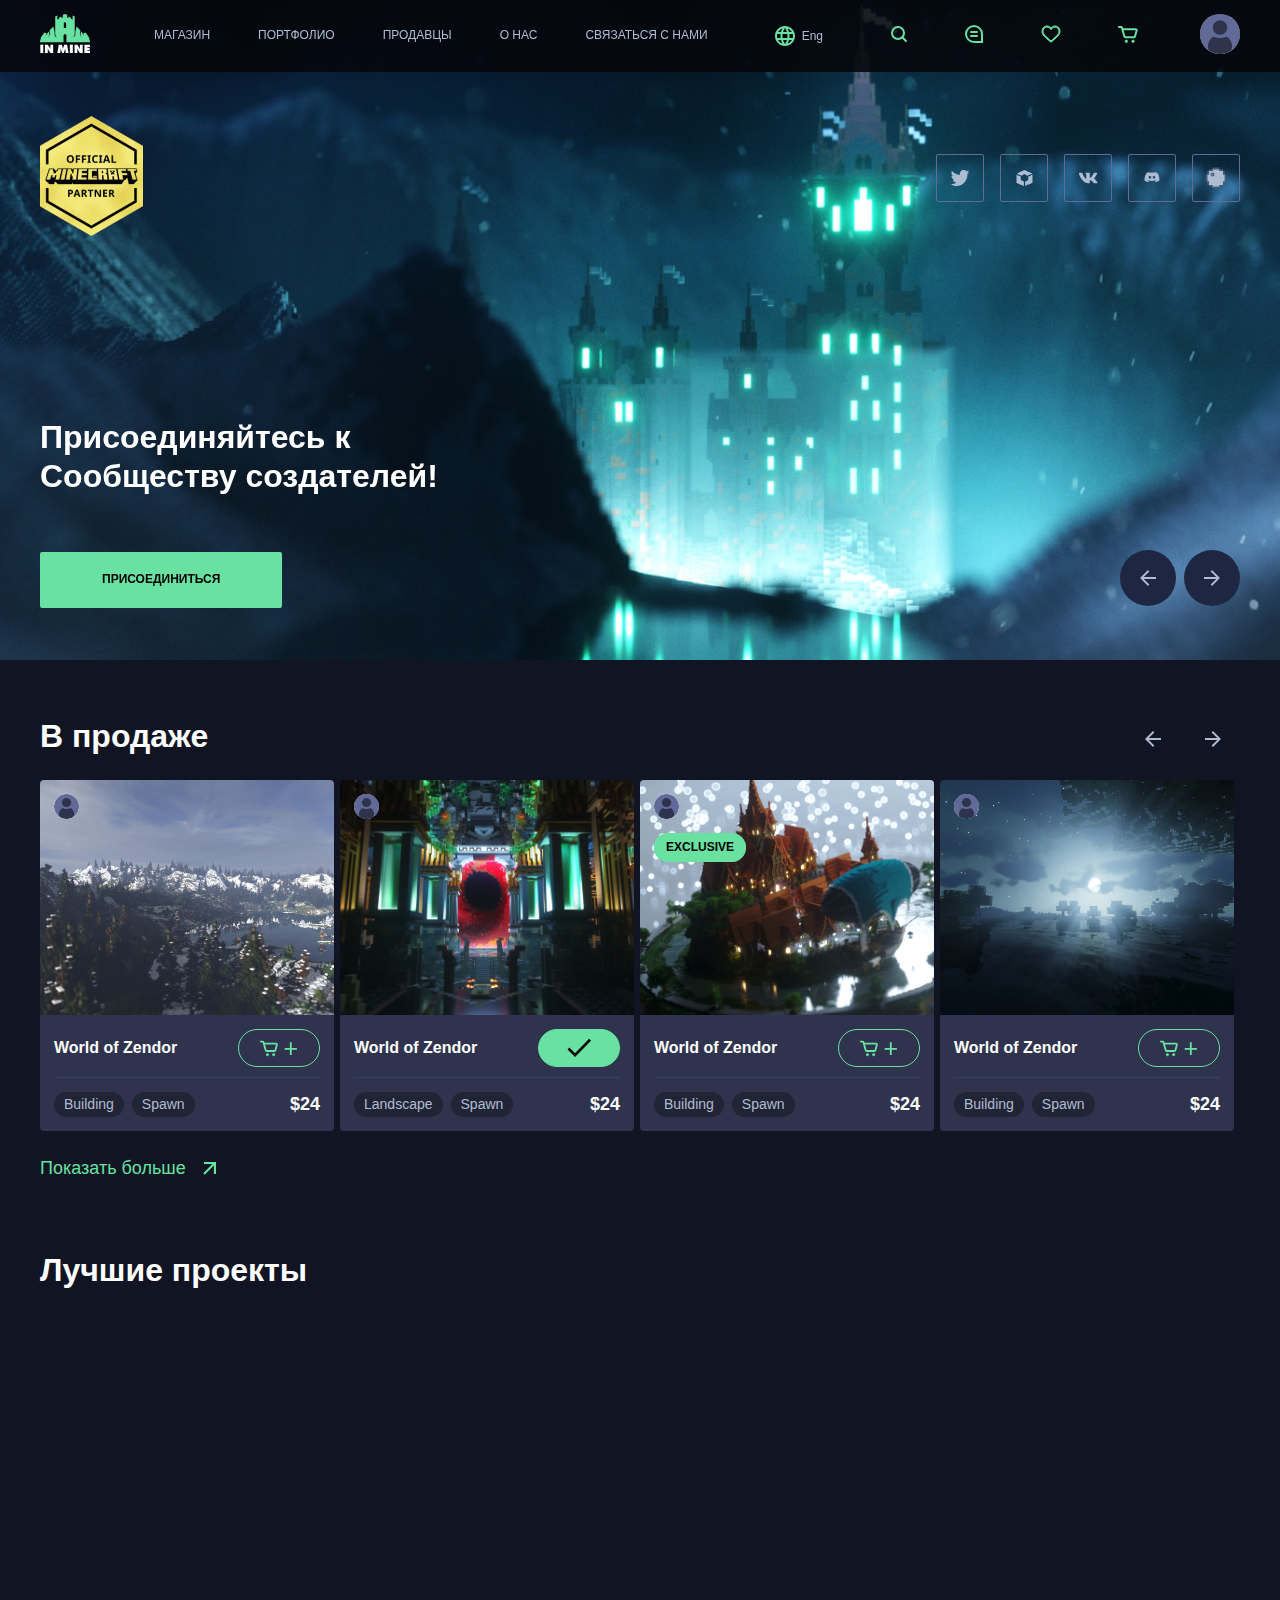
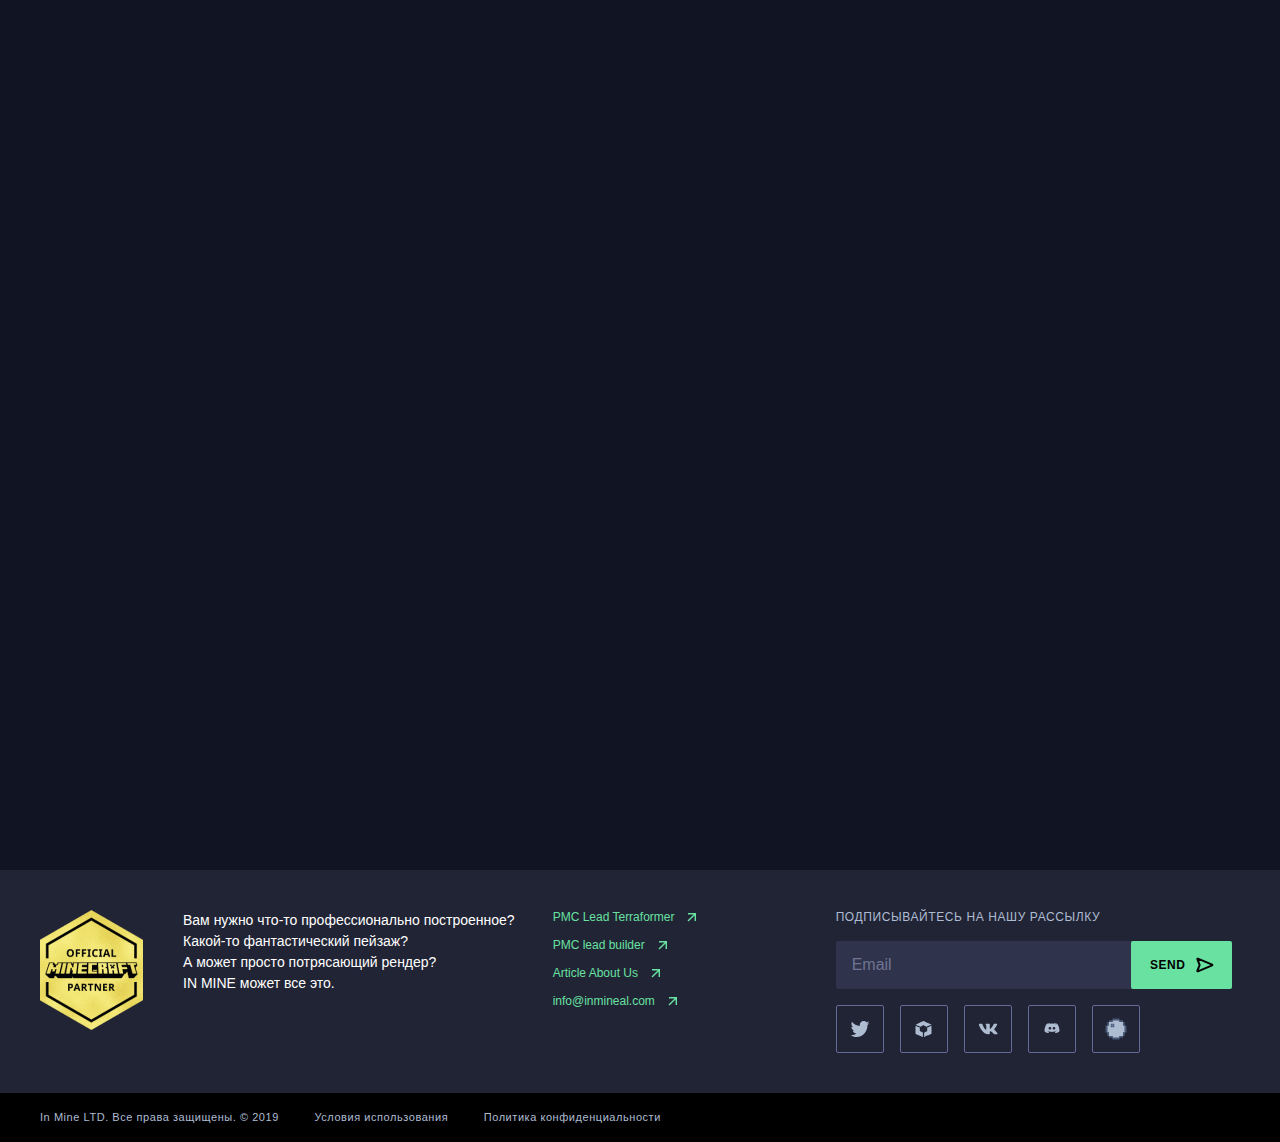
<file: index.html>
<!DOCTYPE html>
<html lang="en">

<head>
  <meta charset="UTF-8">
  <meta name="viewport" content="width=device-width, initial-scale=1.0">
  <title>InMine</title>
  <link rel="stylesheet" href="css/libs.min.css">
  <link rel="stylesheet" href="css/style.min.css">
</head>

<body>
  <div class="wrapper">
    <header class="header header-main">
      <div class="header__inner">
        <div class="header__top-wrapper">
          <div class="container">
            <div class="header__inner-top">
              <div class="header__logo">
                <a class="header__logo-link" href="index.html">
                  <img src="images/icons/header-logo-top.svg" alt="">
                </a>
              </div>
              <div class="menu-btn">
                <div class="menu-btn__row"></div>
                <div class="menu-btn__row"></div>
                <div class="menu-btn__row"></div>
              </div>
              <nav class="header__menu">
                <ul class="header__menu-list">
                  <li class="header__menu-item">
                    <a class="header__menu-link" href="store.html">Магазин</a>
                  </li>
                  <li class="header__menu-item">
                    <a class="header__menu-link" href="portfolio.html">Портфолио</a>
                  </li>
                  <li class="header__menu-item">
                    <a class="header__menu-link" href="sellers.html">Продавцы</a>
                  </li>
                  <li class="header__menu-item">
                    <a class="header__menu-link" href="about-us.html">О нас</a>
                  </li>
                  <li class="header__menu-item">
                    <a class="header__menu-link" href="contact.html">Связаться с нами</a>
                  </li>
                </ul>
              </nav>
              <div class="header__lang">
                <button><img src="images/icons/header-language.svg" alt=""></button>
                <span>Eng</span>
              </div>
              <div class="header__top-icons">
                <ul class="header__icons-list">
                  <li><a href="page-404.html"><img src="images/icons/loupe.svg" alt=""></a></li>
                  <li><a href="page-404.html"><img src="images/icons/comments.svg" alt=""></a></li>
                  <li><a href="page-404.html"><img src="images/icons/like.svg" alt=""></a></li>
                  <li><a href="page-404.html"><img src="images/icons/basket.svg" alt=""></a></li>
                </ul>
              </div>
              <div class="header__top-user">
                <a class="header__user-link" href="product.html">
                  <img src="images/content/user.jpg" alt="">
                </a>
              </div>
            </div>
          </div>
        </div>
        <div class="header__inner-content">
          <div class="container">
            <div class="header__content-top">
              <div class="header__content-logo">
                <a href="product.html">
                  <img src="images/header-content-logo.png" alt="">
                </a>
              </div>
              <ul class="social">
                <a href="page-404.html">
                  <li><svg width="20" height="16" viewBox="0 0 20 16" fill="none" xmlns="http://www.w3.org/2000/svg">
                      <path
                        d="M19.3334 1.89305C18.6464 2.21429 17.9092 2.43216 17.1346 2.52942C17.9255 2.02968 18.5309 1.23702 18.8178 0.295398C18.076 0.758193 17.2571 1.09424 16.3846 1.27641C15.6859 0.489895 14.6921 0 13.5898 0C11.475 0 9.76033 1.80937 9.76033 4.03969C9.76033 4.35601 9.79415 4.66496 9.85949 4.96039C6.67742 4.79174 3.85579 3.18301 1.96732 0.738495C1.6372 1.33425 1.44941 2.02842 1.44941 2.76943C1.44941 4.1714 2.12595 5.40841 3.15244 6.13213C2.52488 6.10999 1.93465 5.92782 1.41793 5.62502V5.67549C1.41793 7.63256 2.73836 9.2659 4.48918 9.63764C4.1684 9.72873 3.83014 9.7792 3.4802 9.7792C3.23293 9.7792 2.9938 9.75335 2.75934 9.70411C3.2469 11.3104 4.66066 12.4785 6.33569 12.5105C5.02576 13.5937 3.37406 14.2374 1.58007 14.2374C1.27098 14.2374 0.966513 14.2177 0.666748 14.182C2.3616 15.3304 4.37373 16 6.53633 16C13.5805 16 17.431 9.84321 17.431 4.50374L17.4181 3.98063C18.1705 3.41439 18.8213 2.70297 19.3334 1.89305Z"
                        fill="#AEBCD2" />
                    </svg>
                  </li>
                </a>
                <a href="page-404.html">
                  <li>
                    <svg width="17" height="16" viewBox="0 0 17 16" fill="none" xmlns="http://www.w3.org/2000/svg">
                      <path fill-rule="evenodd" clip-rule="evenodd"
                        d="M4.58316 1.79933C2.50883 2.78802 0.806093 3.61268 0.799347 3.6319C0.792601 3.65113 0.855869 3.69303 0.939934 3.72499C1.024 3.75692 1.46931 3.95323 1.92956 4.16118C2.38976 4.36916 3.26925 4.76526 3.88397 5.04142C4.49869 5.31762 5.07238 5.57562 5.15884 5.61483C5.2453 5.654 5.33212 5.68608 5.35184 5.68608C5.37156 5.68608 5.83068 5.44431 6.3722 5.14881C6.91371 4.85331 7.49147 4.53991 7.65613 4.45239C7.82079 4.36484 8.05059 4.23974 8.16683 4.17441C8.28306 4.10904 8.39264 4.05557 8.41036 4.05557C8.42808 4.05557 8.59346 4.14737 8.77783 4.25961C9.08699 4.44773 10.6678 5.39915 11.0925 5.6526C11.3156 5.78577 11.3511 5.78679 11.617 5.6675C11.8581 5.55936 15.3532 4.13653 16.0287 3.87151C16.2756 3.77463 16.4775 3.68681 16.4773 3.67638C16.4771 3.66596 16.3559 3.60237 16.2079 3.5351C16.06 3.46783 15.6066 3.26113 15.2004 3.07579C14.7943 2.89044 14.2644 2.64909 14.0229 2.53946C13.3914 2.25276 12.9575 2.05505 10.5773 0.969207C9.40669 0.435196 8.42772 -0.000946428 8.40178 1.54242e-06C8.37587 0.000949513 6.65748 0.810668 4.58316 1.79933ZM0.510986 8.75997V12.7818L0.840301 12.9268C1.02144 13.0066 1.50193 13.2173 1.90808 13.3952C2.31424 13.5731 2.82617 13.7986 3.04572 13.8963C3.26526 13.9941 3.63349 14.156 3.86401 14.2561C4.09453 14.3563 4.56156 14.5611 4.90185 14.7114C5.24215 14.8618 5.72714 15.0749 5.97961 15.1851C6.23209 15.2953 6.75193 15.5238 7.13485 15.6927C7.51777 15.8617 7.84573 16 7.86366 16C7.88158 16 7.89164 15.0007 7.88597 13.7793L7.87567 11.5586L6.33284 10.7593L4.79001 9.95991L4.79604 8.27112L4.80206 6.58237L4.3031 6.3671C4.02867 6.24868 3.30118 5.93354 2.68646 5.66674C1.06651 4.96365 0.541603 4.73811 0.525356 4.73811C0.517453 4.73811 0.510986 6.54794 0.510986 8.75997ZM15.6994 5.08253C15.2603 5.27148 14.6943 5.51761 14.4415 5.62951C14.1887 5.74137 13.8385 5.89247 13.6631 5.9652C13.4878 6.03797 13.0928 6.20769 12.7855 6.34242L12.2266 6.58734V8.28052V9.97375L11.9073 10.137C11.4831 10.354 9.47267 11.3995 9.28306 11.5018L9.13365 11.5825L9.13338 13.7912C9.13318 15.0061 9.14795 16 9.16615 16C9.18435 16 9.46728 15.8827 9.79484 15.7393C10.726 15.3317 12.5087 14.5466 12.9052 14.3695C13.1028 14.2812 13.3363 14.1791 13.4241 14.1425C13.5719 14.081 14.2329 13.7901 15.1006 13.4047C15.2982 13.3169 15.6907 13.1452 15.9729 13.0231C16.255 12.9009 16.4931 12.7828 16.5021 12.7605C16.511 12.7382 16.5137 10.9243 16.508 8.72952L16.4977 4.73906L15.6994 5.08253Z"
                        fill="#AEBCD2" />
                    </svg>
                  </li>
                </a>
                <a href="page-404.html">
                  <li>
                    <svg width="20" height="12" viewBox="0 0 20 12" fill="none" xmlns="http://www.w3.org/2000/svg">
                      <path
                        d="M19.1142 1.38897C19.2446 0.972233 19.1142 0.666626 18.4975 0.666626H16.4546C15.9348 0.666626 15.6973 0.931008 15.5668 1.22138C15.5668 1.22138 14.5282 3.65817 13.0563 5.23818C12.5813 5.69794 12.3642 5.84312 12.1052 5.84312C11.9758 5.84312 11.7876 5.69794 11.7876 5.2812V1.38897C11.7876 0.888886 11.6376 0.666626 11.2044 0.666626H7.99434C7.67016 0.666626 7.47454 0.897848 7.47454 1.11831C7.47454 1.59151 8.21046 1.70085 8.28591 3.03441V5.92737C8.28591 6.56098 8.1676 6.6766 7.90677 6.6766C7.21464 6.6766 5.53041 4.23084 4.53086 1.43109C4.33617 0.887093 4.13961 0.667523 3.61795 0.667523H1.57601C0.991931 0.667523 0.875488 0.931904 0.875488 1.22228C0.875488 1.74387 1.56762 4.32495 4.09956 7.7386C5.78751 10.0696 8.16388 11.3333 10.3288 11.3333C11.6264 11.3333 11.7866 11.0528 11.7866 10.5688V8.80688C11.7866 8.24586 11.9105 8.13293 12.3214 8.13293C12.6232 8.13293 13.143 8.27991 14.3549 9.40286C15.7392 10.7346 15.9683 11.3324 16.7462 11.3324H18.7881C19.3713 11.3324 19.6628 11.0519 19.4952 10.498C19.3117 9.94686 18.6503 9.14475 17.7727 8.19567C17.2958 7.65436 16.5832 7.07182 16.3661 6.78056C16.0634 6.40505 16.1509 6.23925 16.3661 5.90586C16.367 5.90675 18.8552 2.53522 19.1142 1.38897Z"
                        fill="#AEBCD2" />
                    </svg>
                  </li>
                </a>
                <a href="page-404.html">
                  <li>
                    <svg width="16" height="12" viewBox="0 0 16 12" fill="none" xmlns="http://www.w3.org/2000/svg">
                      <path fill-rule="evenodd" clip-rule="evenodd"
                        d="M5.95667 0.000485895C5.95667 0.000485895 4.22864 -0.0629029 2.36432 1.25835C2.36432 1.25835 0.5 4.3723 0.5 8.21126C0.5 8.21126 1.53336 9.93463 4.36697 10C4.36697 10 4.78092 9.47209 5.19894 9.00758C3.6072 8.54405 2.9878 7.61699 2.9878 7.61699L3.51973 7.88045C3.62253 7.92109 3.72572 7.96242 3.82966 8.00405L3.82978 8.0041C5.2991 8.5926 6.91646 9.24039 9.65582 8.80751L9.69873 8.79825C10.3039 8.66769 10.91 8.53692 11.5151 8.27762C11.626 8.22307 11.744 8.16853 11.8681 8.11115L11.8683 8.11104C12.1949 7.9601 12.5642 7.7894 12.9583 7.54766C12.9583 7.54766 12.3379 8.47472 10.68 8.93825C11.0218 9.39979 11.5018 9.92869 11.5018 9.92869C13.8244 9.88 14.9834 8.71423 15.3605 8.33495C15.4437 8.25134 15.4888 8.20595 15.5 8.21918C15.5 4.38617 13.6245 1.26627 13.6245 1.26627C11.9483 0.0727876 10.382 0.0193041 10.086 0.0183129L9.89687 0.199564C12.0378 0.793831 13.0742 1.72188 13.0742 1.72188C9.96806 0.232249 6.61269 0.147071 3.54007 1.32372C3.05696 1.52478 2.78031 1.65651 2.78031 1.65651C2.78031 1.65651 3.81469 0.664082 6.09601 0.134195L5.95667 0.000485895ZM10.0921 0.0133609L10.1257 0.00147579H10.1044L10.0921 0.0133609ZM11.3493 5.28263C11.3493 6.01197 10.7422 6.60322 9.99319 6.60322C9.24423 6.60322 8.63708 6.01197 8.63708 5.28263C8.63708 4.55328 9.24423 3.96204 9.99319 3.96204C10.7422 3.96204 11.3493 4.55328 11.3493 5.28263ZM5.92498 6.60322C6.67394 6.60322 7.2811 6.01197 7.2811 5.28263C7.2811 4.55328 6.67394 3.96204 5.92498 3.96204C5.17602 3.96204 4.56887 4.55328 4.56887 5.28263C4.56887 6.01197 5.17602 6.60322 5.92498 6.60322Z"
                        fill="#AEBCD2" />
                    </svg>
                  </li>
                </a>
                <a href="page-404.html">
                  <li>
                    <svg width="22" height="22" viewBox="0 0 22 22" fill="none" xmlns="http://www.w3.org/2000/svg">
                      <path
                        d="M4 7.50024V4.00024H7.5V2.25024H14.5V4.00024H18V7.50024H19.75V14.5002H18V18.0002H14.5V19.7502H7.5V18.0002H4V14.5002H2.25V7.50024H4Z"
                        fill="#AEBCD2" />
                      <rect x="0.5" y="7.50024" width="1.75" height="1.75" fill="#495D7B" />
                      <rect x="0.5" y="9.24976" width="1.75" height="1.75" fill="#495D7B" />
                      <rect x="2.25" y="3.99976" width="1.75" height="1.75" fill="#495D7B" />
                      <rect x="4" y="2.25024" width="1.75" height="1.75" fill="#495D7B" />
                      <rect x="5.75" y="2.25024" width="1.75" height="1.75" fill="#495D7B" />
                      <rect x="14.5" y="2.25024" width="1.75" height="1.75" fill="#495D7B" />
                      <rect x="16.25" y="2.25024" width="1.75" height="1.75" fill="#495D7B" />
                      <rect x="7.5" y="0.5" width="1.75" height="1.75" fill="#495D7B" />
                      <rect x="9.25" y="0.5" width="1.75" height="1.75" fill="#495D7B" />
                      <rect x="11" y="0.5" width="1.75" height="1.75" fill="#495D7B" />
                      <rect x="12.75" y="0.5" width="1.75" height="1.75" fill="#495D7B" />
                      <rect x="2.25" y="5.75" width="1.75" height="1.75" fill="#495D7B" />
                      <rect x="5.75" y="5.75" width="1.75" height="1.75" fill="#495D7B" />
                      <rect x="7.5" y="5.75" width="1.75" height="1.75" fill="#495D7B" />
                      <rect x="5.75" y="7.50024" width="1.75" height="1.75" fill="#495D7B" />
                      <rect x="7.5" y="7.50024" width="1.75" height="1.75" fill="#495D7B" />
                      <rect x="0.5" y="11" width="1.75" height="1.75" fill="#495D7B" />
                      <rect x="0.5" y="12.7502" width="1.75" height="1.75" fill="#495D7B" />
                      <rect width="1.75" height="1.75" transform="matrix(-1 0 0 1 21.5 7.50024)" fill="#495D7B" />
                      <rect width="1.75" height="1.75" transform="matrix(-1 0 0 1 21.5 9.24976)" fill="#495D7B" />
                      <rect width="1.75" height="1.75" transform="matrix(-1 0 0 1 19.75 3.99976)" fill="#495D7B" />
                      <rect width="1.75" height="1.75" transform="matrix(-1 0 0 1 19.75 5.75)" fill="#495D7B" />
                      <rect width="1.75" height="1.75" transform="matrix(1 0 0 -1 2.25 18.0002)" fill="#495D7B" />
                      <rect width="1.75" height="1.75" transform="matrix(1 0 0 -1 4 19.7498)" fill="#495D7B" />
                      <rect width="1.75" height="1.75" transform="matrix(1 0 0 -1 5.75 19.7498)" fill="#495D7B" />
                      <rect width="1.75" height="1.75" transform="matrix(1 0 0 -1 14.5 19.7498)" fill="#495D7B" />
                      <rect width="1.75" height="1.75" transform="matrix(1 0 0 -1 16.25 19.7498)" fill="#495D7B" />
                      <rect width="1.75" height="1.75" transform="matrix(1 0 0 -1 7.5 21.5)" fill="#495D7B" />
                      <rect width="1.75" height="1.75" transform="matrix(1 0 0 -1 9.25 21.5)" fill="#495D7B" />
                      <rect width="1.75" height="1.75" transform="matrix(1 0 0 -1 11 21.5)" fill="#495D7B" />
                      <rect width="1.75" height="1.75" transform="matrix(1 0 0 -1 12.75 21.5)" fill="#495D7B" />
                      <rect width="1.75" height="1.75" transform="matrix(1 0 0 -1 2.25 16.25)" fill="#495D7B" />
                      <rect x="19.75" y="18.0002" width="1.75" height="1.75" transform="rotate(-180 19.75 18.0002)"
                        fill="#495D7B" />
                      <rect x="19.75" y="16.25" width="1.75" height="1.75" transform="rotate(-180 19.75 16.25)"
                        fill="#495D7B" />
                      <rect width="1.75" height="1.75" transform="matrix(-1 0 0 1 21.5 11)" fill="#495D7B" />
                      <rect width="1.75" height="1.75" transform="matrix(-1 0 0 1 21.5 12.7502)" fill="#495D7B" />
                    </svg>
                  </li>
                </a>
              </ul>
            </div>
            <div class="header__content-bottom">
              <h1 class="header__title animate__animated animate__zoomInDown">
                Присоединяйтесь к<br>
                Сообществу создателей!
              </h1>
              <a class="header__bottom-link animate__animated animate__zoomInLeft"
                href="sellers.html">Присоединиться</a>
            </div>
          </div>
        </div>
      </div>
    </header>
    <section class="header-bg">
      <div class="header-bg__inner">
        <div class="header__inner-item" style="background-image: url(images/header-bg.jpg);"></div>
        <div class="header__inner-item" style="background-image: url(images/header-bg-3.jpg);"></div>
        <div class="header__inner-item" style="background-image: url(images/header-bg--3.jpg);"></div>
        <div class="header__inner-item" style="background-image: url(images/header-bg-4.jpg);"></div>
        <div class="header__inner-item" style="background-image: url(images/header-bg-2.jpg);"></div>
      </div>
      <div class="container container-slider">
        <div class="slick-arrows"></div>
      </div>
    </section>
    <section class="on-sale page-bg">
      <div class="container">
        <h3 class="section-title">
          В продаже
        </h3>
        <div class="on-sale__inner">
          <div class="on-sale__item wow animate__animated animate__fadeInUp" data-wow-delay="0.3s">
            <a class="best-projects__item-user" href="product.html">
              <img src="images/content/user.jpg" alt="">
            </a>
            <a class="on-sale__item-img" href="product.html">
              <a class="icons-box" href="product.html">
                <img src="images/icons/like-product.svg" alt="">
              </a>
              <div class="on-sale__item-img--hov on-sale__item-img">
                <img src="images/content/product-img.png" alt="">
              </div>
            </a>
            <div class="on-sale__item-content">
              <div class="on-sale__item-title on-sale__item-title--defualt">
                <div class="on-sale__item-hov">
                  <a class="on-sale__item-name" href="product.html">World of Zendor</a>
                  <div class="product-area">12000 х 12000</div>
                </div>
                <button type="button"><svg width="22" height="22" viewBox="0 0 24 24" fill="none"
                    xmlns="http://www.w3.org/2000/svg">
                    <path
                      d="M6.375 7.28571L5.40397 7.52468L5.4079 7.54064L5.41235 7.55646L6.375 7.28571ZM3 4C2.44772 4 2 4.44772 2 5C2 5.55228 2.44772 6 3 6V4ZM8.4199 14.5565L9.38255 14.2857L8.4199 14.5565ZM20.6426 8.55646L19.68 8.28572L20.6426 8.55646ZM19.9178 14.8272L21.6053 8.82721L19.68 8.28572L17.9925 14.2857L19.9178 14.8272ZM19.68 6.28571H6.375V8.28571H19.68V6.28571ZM5.41235 7.55646L7.45725 14.8272L9.38255 14.2857L7.33765 7.01497L5.41235 7.55646ZM9.38255 16.2857H17.9925V14.2857H9.38255V16.2857ZM7.34603 7.04675L6.97081 5.52207L5.02876 6L5.40397 7.52468L7.34603 7.04675ZM5.02876 4H3V6H5.02876V4ZM6.97081 5.52207C6.75085 4.62826 5.94924 4 5.02876 4V6L5.02876 6L6.97081 5.52207ZM7.45725 14.8272C7.69984 15.6898 8.48652 16.2857 9.38255 16.2857V14.2857L9.38255 14.2857L7.45725 14.8272ZM21.6053 8.82721C21.9641 7.55139 21.0053 6.28571 19.68 6.28571V8.28571V8.28572L21.6053 8.82721ZM17.9925 14.2857V16.2857C18.8885 16.2857 19.6752 15.6898 19.9178 14.8272L17.9925 14.2857Z"
                      fill="#68E1A1" />
                    <path
                      d="M11.5 19.2856C11.5 19.9637 10.9609 20.4999 10.3125 20.4999C9.66406 20.4999 9.125 19.9637 9.125 19.2856C9.125 18.6075 9.66406 18.0713 10.3125 18.0713C10.9609 18.0713 11.5 18.6075 11.5 19.2856Z"
                      fill="#68E1A1" stroke="#68E1A1" />
                    <path
                      d="M18.25 19.2856C18.25 19.9637 17.7109 20.4999 17.0625 20.4999C16.4141 20.4999 15.875 19.9637 15.875 19.2856C15.875 18.6075 16.4141 18.0713 17.0625 18.0713C17.7109 18.0713 18.25 18.6075 18.25 19.2856Z"
                      fill="#68E1A1" stroke="#68E1A1" />
                  </svg>
                </button>
              </div>
              <div class="on-sale__info">
                <a class="on-sale__tag" href="product.html">Building</a>
                <a class="on-sale__tag" href="product.html">Spawn</a>
                <a class="on-sale__tag on-sale__tag--more" href="product.html">more</a>
                <div class="on-sale__price">$24</div>
              </div>
            </div>
          </div>
          <div class="on-sale__item on-sale__item--saled animate__animated animate__fadeInUp wow" data-wow-delay="0.5s">
            <a class="best-projects__item-user" href="product.html">
              <img src="images/content/user.jpg" alt="">
            </a>
            <a class="on-sale__item-img" href="product.html">
              <a class="icons-box" href="product.html">
                <img src="images/icons/like-product.svg" alt="">
              </a>
              <a class="icons-box icons-box--pencil" href="product.html">
                <img src="images/icons/pencil.svg" alt="">
              </a>
              <a class="icons-box icons-box--mess" href="product.html">
                <img src="images/icons/mess.svg" alt="">
              </a>
              <div class="on-sale__item-img--hov on-sale__item-img">
                <img src="images/Component.png" alt="">
              </div>
            </a>
            <div class="on-sale__item-content">
              <div class="on-sale__item-title">
                <a class="on-sale__item-name" href="product.html">World of Zendor</a>
                <button type="button"><img src="images/icons/marker.svg" alt=""></button>
              </div>
              <div class="on-sale__info">
                <a class="on-sale__tag" href="product.html">Landscape</a>
                <a class="on-sale__tag" href="product.html">Spawn</a>
                <div class="on-sale__price">$24</div>
              </div>
            </div>
          </div>
          <div class="on-sale__item on-sale__item--exclusive animate__animated animate__fadeInUp wow"
            data-wow-delay="0.7s">
            <a class="best-projects__item-user" href="product.html">
              <img src="images/content/user.jpg" alt="">
            </a>
            <a class="on-sale__item-img" href="product.html">
              <a class="icons-box" href="product.html">
                <img src="images/icons/like-product.svg" alt="">
              </a>
              <div class="on-sale__item-img--hov on-sale__item-img">
                <img src="images/main.png" alt="">
              </div>
            </a>
            <div class="on-sale__item-content">
              <div class="on-sale__item-title on-sale__item-title--defualt">
                <div class="on-sale__item-hov">
                  <a class="on-sale__item-name" href="product.html">World of Zendor</a>
                  <div class="product-area">12000 х 12000</div>
                </div>
                <button type="button"><svg width="22" height="22" viewBox="0 0 24 24" fill="none"
                    xmlns="http://www.w3.org/2000/svg">
                    <path
                      d="M6.375 7.28571L5.40397 7.52468L5.4079 7.54064L5.41235 7.55646L6.375 7.28571ZM3 4C2.44772 4 2 4.44772 2 5C2 5.55228 2.44772 6 3 6V4ZM8.4199 14.5565L9.38255 14.2857L8.4199 14.5565ZM20.6426 8.55646L19.68 8.28572L20.6426 8.55646ZM19.9178 14.8272L21.6053 8.82721L19.68 8.28572L17.9925 14.2857L19.9178 14.8272ZM19.68 6.28571H6.375V8.28571H19.68V6.28571ZM5.41235 7.55646L7.45725 14.8272L9.38255 14.2857L7.33765 7.01497L5.41235 7.55646ZM9.38255 16.2857H17.9925V14.2857H9.38255V16.2857ZM7.34603 7.04675L6.97081 5.52207L5.02876 6L5.40397 7.52468L7.34603 7.04675ZM5.02876 4H3V6H5.02876V4ZM6.97081 5.52207C6.75085 4.62826 5.94924 4 5.02876 4V6L5.02876 6L6.97081 5.52207ZM7.45725 14.8272C7.69984 15.6898 8.48652 16.2857 9.38255 16.2857V14.2857L9.38255 14.2857L7.45725 14.8272ZM21.6053 8.82721C21.9641 7.55139 21.0053 6.28571 19.68 6.28571V8.28571V8.28572L21.6053 8.82721ZM17.9925 14.2857V16.2857C18.8885 16.2857 19.6752 15.6898 19.9178 14.8272L17.9925 14.2857Z"
                      fill="#68E1A1" />
                    <path
                      d="M11.5 19.2856C11.5 19.9637 10.9609 20.4999 10.3125 20.4999C9.66406 20.4999 9.125 19.9637 9.125 19.2856C9.125 18.6075 9.66406 18.0713 10.3125 18.0713C10.9609 18.0713 11.5 18.6075 11.5 19.2856Z"
                      fill="#68E1A1" stroke="#68E1A1" />
                    <path
                      d="M18.25 19.2856C18.25 19.9637 17.7109 20.4999 17.0625 20.4999C16.4141 20.4999 15.875 19.9637 15.875 19.2856C15.875 18.6075 16.4141 18.0713 17.0625 18.0713C17.7109 18.0713 18.25 18.6075 18.25 19.2856Z"
                      fill="#68E1A1" stroke="#68E1A1" />
                  </svg>
                </button>
              </div>
              <div class="on-sale__info">
                <a class="on-sale__tag" href="product.html">Building</a>
                <a class="on-sale__tag" href="product.html">Spawn</a>
                <a class="on-sale__tag on-sale__tag--more" href="product.html">more</a>
                <div class="on-sale__price">$24</div>
              </div>
            </div>
          </div>
          <div class="on-sale__item animate__animated animate__fadeInUp wow" data-wow-delay="0.9s">
            <a class="best-projects__item-user" href="product.html">
              <img src="images/content/user.jpg" alt="">
            </a>
            <a class="on-sale__item-img" href="product.html">
              <a class="icons-box" href="product.html">
                <img src="images/icons/like-product.svg" alt="">
              </a>
              <div class="on-sale__item-img--hov on-sale__item-img">
                <img src="images/header-bg-2.jpg" alt="">
              </div>
            </a>
            <div class="on-sale__item-content">
              <div class="on-sale__item-title on-sale__item-title--defualt">
                <div class="on-sale__item-hov">
                  <a class="on-sale__item-name" href="product.html">World of Zendor</a>
                  <div class="product-area">12000 х 12000</div>
                </div>
                <button type="button"><svg width="22" height="22" viewBox="0 0 24 24" fill="none"
                    xmlns="http://www.w3.org/2000/svg">
                    <path
                      d="M6.375 7.28571L5.40397 7.52468L5.4079 7.54064L5.41235 7.55646L6.375 7.28571ZM3 4C2.44772 4 2 4.44772 2 5C2 5.55228 2.44772 6 3 6V4ZM8.4199 14.5565L9.38255 14.2857L8.4199 14.5565ZM20.6426 8.55646L19.68 8.28572L20.6426 8.55646ZM19.9178 14.8272L21.6053 8.82721L19.68 8.28572L17.9925 14.2857L19.9178 14.8272ZM19.68 6.28571H6.375V8.28571H19.68V6.28571ZM5.41235 7.55646L7.45725 14.8272L9.38255 14.2857L7.33765 7.01497L5.41235 7.55646ZM9.38255 16.2857H17.9925V14.2857H9.38255V16.2857ZM7.34603 7.04675L6.97081 5.52207L5.02876 6L5.40397 7.52468L7.34603 7.04675ZM5.02876 4H3V6H5.02876V4ZM6.97081 5.52207C6.75085 4.62826 5.94924 4 5.02876 4V6L5.02876 6L6.97081 5.52207ZM7.45725 14.8272C7.69984 15.6898 8.48652 16.2857 9.38255 16.2857V14.2857L9.38255 14.2857L7.45725 14.8272ZM21.6053 8.82721C21.9641 7.55139 21.0053 6.28571 19.68 6.28571V8.28571V8.28572L21.6053 8.82721ZM17.9925 14.2857V16.2857C18.8885 16.2857 19.6752 15.6898 19.9178 14.8272L17.9925 14.2857Z"
                      fill="#68E1A1" />
                    <path
                      d="M11.5 19.2856C11.5 19.9637 10.9609 20.4999 10.3125 20.4999C9.66406 20.4999 9.125 19.9637 9.125 19.2856C9.125 18.6075 9.66406 18.0713 10.3125 18.0713C10.9609 18.0713 11.5 18.6075 11.5 19.2856Z"
                      fill="#68E1A1" stroke="#68E1A1" />
                    <path
                      d="M18.25 19.2856C18.25 19.9637 17.7109 20.4999 17.0625 20.4999C16.4141 20.4999 15.875 19.9637 15.875 19.2856C15.875 18.6075 16.4141 18.0713 17.0625 18.0713C17.7109 18.0713 18.25 18.6075 18.25 19.2856Z"
                      fill="#68E1A1" stroke="#68E1A1" />
                  </svg>
                </button>
              </div>
              <div class="on-sale__info">
                <a class="on-sale__tag" href="product.html">Building</a>
                <a class="on-sale__tag" href="product.html">Spawn</a>
                <a class="on-sale__tag on-sale__tag--more" href="product.html">more</a>
                <div class="on-sale__price">$24</div>
              </div>
            </div>
          </div>
          <div class="on-sale__item">
            <a class="best-projects__item-user" href="product.html">
              <img src="images/content/user.jpg" alt="">
            </a>
            <a class="on-sale__item-img" href="product.html">
              <a class="icons-box" href="product.html">
                <img src="images/icons/like-product.svg" alt="">
              </a>
              <div class="on-sale__item-img--hov on-sale__item-img">
                <img src="images/header-bg-3.jpg" alt="">
              </div>
            </a>
            <div class="on-sale__item-content">
              <div class="on-sale__item-title on-sale__item-title--defualt">
                <div class="on-sale__item-hov">
                  <a class="on-sale__item-name" href="product.html">World of Zendor</a>
                  <div class="product-area">12000 х 12000</div>
                </div>
                <button type="button"><svg width="22" height="22" viewBox="0 0 24 24" fill="none"
                    xmlns="http://www.w3.org/2000/svg">
                    <path
                      d="M6.375 7.28571L5.40397 7.52468L5.4079 7.54064L5.41235 7.55646L6.375 7.28571ZM3 4C2.44772 4 2 4.44772 2 5C2 5.55228 2.44772 6 3 6V4ZM8.4199 14.5565L9.38255 14.2857L8.4199 14.5565ZM20.6426 8.55646L19.68 8.28572L20.6426 8.55646ZM19.9178 14.8272L21.6053 8.82721L19.68 8.28572L17.9925 14.2857L19.9178 14.8272ZM19.68 6.28571H6.375V8.28571H19.68V6.28571ZM5.41235 7.55646L7.45725 14.8272L9.38255 14.2857L7.33765 7.01497L5.41235 7.55646ZM9.38255 16.2857H17.9925V14.2857H9.38255V16.2857ZM7.34603 7.04675L6.97081 5.52207L5.02876 6L5.40397 7.52468L7.34603 7.04675ZM5.02876 4H3V6H5.02876V4ZM6.97081 5.52207C6.75085 4.62826 5.94924 4 5.02876 4V6L5.02876 6L6.97081 5.52207ZM7.45725 14.8272C7.69984 15.6898 8.48652 16.2857 9.38255 16.2857V14.2857L9.38255 14.2857L7.45725 14.8272ZM21.6053 8.82721C21.9641 7.55139 21.0053 6.28571 19.68 6.28571V8.28571V8.28572L21.6053 8.82721ZM17.9925 14.2857V16.2857C18.8885 16.2857 19.6752 15.6898 19.9178 14.8272L17.9925 14.2857Z"
                      fill="#68E1A1" />
                    <path
                      d="M11.5 19.2856C11.5 19.9637 10.9609 20.4999 10.3125 20.4999C9.66406 20.4999 9.125 19.9637 9.125 19.2856C9.125 18.6075 9.66406 18.0713 10.3125 18.0713C10.9609 18.0713 11.5 18.6075 11.5 19.2856Z"
                      fill="#68E1A1" stroke="#68E1A1" />
                    <path
                      d="M18.25 19.2856C18.25 19.9637 17.7109 20.4999 17.0625 20.4999C16.4141 20.4999 15.875 19.9637 15.875 19.2856C15.875 18.6075 16.4141 18.0713 17.0625 18.0713C17.7109 18.0713 18.25 18.6075 18.25 19.2856Z"
                      fill="#68E1A1" stroke="#68E1A1" />
                  </svg>
                </button>
              </div>
              <div class="on-sale__info">
                <a class="on-sale__tag" href="product.html">Building</a>
                <a class="on-sale__tag" href="product.html">Spawn</a>
                <a class="on-sale__tag on-sale__tag--more" href="product.html">more</a>
                <div class="on-sale__price">$24</div>
              </div>
            </div>
          </div>
          <div class="on-sale__item on-sale__item--saled">
            <a class="best-projects__item-user" href="product.html">
              <img src="images/content/user.jpg" alt="">
            </a>
            <a class="on-sale__item-img" href="product.html">
              <a class="icons-box" href="product.html">
                <img src="images/icons/like-product.svg" alt="">
              </a>
              <a class="icons-box icons-box--pencil" href="product.html">
                <img src="images/icons/pencil.svg" alt="">
              </a>
              <a class="icons-box icons-box--mess" href="product.html">
                <img src="images/icons/mess.svg" alt="">
              </a>
              <div class="on-sale__item-img--hov on-sale__item-img">
                <img src="images/header-bg-4.jpg" alt="">
              </div>
            </a>
            <div class="on-sale__item-content">
              <div class="on-sale__item-title">
                <a class="on-sale__item-name" href="product.html">World of Zendor</a>
                <button type="button"><img src="images/icons/marker.svg" alt=""></button>
              </div>
              <div class="on-sale__info">
                <a class="on-sale__tag" href="product.html">Landscape</a>
                <a class="on-sale__tag" href="product.html">Spawn</a>
                <div class="on-sale__price">$24</div>
              </div>
            </div>
          </div>
          <div class="on-sale__item">
            <a class="best-projects__item-user" href="product.html">
              <img src="images/content/user.jpg" alt="">
            </a>
            <a class="on-sale__item-img" href="product.html">
              <a class="icons-box" href="product.html">
                <img src="images/icons/like-product.svg" alt="">
              </a>
              <div class="on-sale__item-img--hov on-sale__item-img">
                <img src="images/slider-bg.jpg" alt="">
              </div>
            </a>
            <div class="on-sale__item-content">
              <div class="on-sale__item-title on-sale__item-title--defualt">
                <div class="on-sale__item-hov">
                  <a class="on-sale__item-name" href="product.html">World of Zendor</a>
                  <div class="product-area">12000 х 12000</div>
                </div>
                <button type="button"><svg width="22" height="22" viewBox="0 0 24 24" fill="none"
                    xmlns="http://www.w3.org/2000/svg">
                    <path
                      d="M6.375 7.28571L5.40397 7.52468L5.4079 7.54064L5.41235 7.55646L6.375 7.28571ZM3 4C2.44772 4 2 4.44772 2 5C2 5.55228 2.44772 6 3 6V4ZM8.4199 14.5565L9.38255 14.2857L8.4199 14.5565ZM20.6426 8.55646L19.68 8.28572L20.6426 8.55646ZM19.9178 14.8272L21.6053 8.82721L19.68 8.28572L17.9925 14.2857L19.9178 14.8272ZM19.68 6.28571H6.375V8.28571H19.68V6.28571ZM5.41235 7.55646L7.45725 14.8272L9.38255 14.2857L7.33765 7.01497L5.41235 7.55646ZM9.38255 16.2857H17.9925V14.2857H9.38255V16.2857ZM7.34603 7.04675L6.97081 5.52207L5.02876 6L5.40397 7.52468L7.34603 7.04675ZM5.02876 4H3V6H5.02876V4ZM6.97081 5.52207C6.75085 4.62826 5.94924 4 5.02876 4V6L5.02876 6L6.97081 5.52207ZM7.45725 14.8272C7.69984 15.6898 8.48652 16.2857 9.38255 16.2857V14.2857L9.38255 14.2857L7.45725 14.8272ZM21.6053 8.82721C21.9641 7.55139 21.0053 6.28571 19.68 6.28571V8.28571V8.28572L21.6053 8.82721ZM17.9925 14.2857V16.2857C18.8885 16.2857 19.6752 15.6898 19.9178 14.8272L17.9925 14.2857Z"
                      fill="#68E1A1" />
                    <path
                      d="M11.5 19.2856C11.5 19.9637 10.9609 20.4999 10.3125 20.4999C9.66406 20.4999 9.125 19.9637 9.125 19.2856C9.125 18.6075 9.66406 18.0713 10.3125 18.0713C10.9609 18.0713 11.5 18.6075 11.5 19.2856Z"
                      fill="#68E1A1" stroke="#68E1A1" />
                    <path
                      d="M18.25 19.2856C18.25 19.9637 17.7109 20.4999 17.0625 20.4999C16.4141 20.4999 15.875 19.9637 15.875 19.2856C15.875 18.6075 16.4141 18.0713 17.0625 18.0713C17.7109 18.0713 18.25 18.6075 18.25 19.2856Z"
                      fill="#68E1A1" stroke="#68E1A1" />
                  </svg>
                </button>
              </div>
              <div class="on-sale__info">
                <a class="on-sale__tag" href="product.html">Building</a>
                <a class="on-sale__tag" href="product.html">Spawn</a>
                <a class="on-sale__tag on-sale__tag--more" href="product.html">more</a>
                <div class="on-sale__price">$24</div>
              </div>
            </div>
          </div>
        </div>
        <a class="on-sale__link" href="store.html">
          Показать больше
        </a>
      </div>
    </section>
    <section class="best-projects">
      <div class="container">
        <div class="section-title">
          Лучшие проекты
        </div>
        <div class="best-projects__inner">
          <a data-wow-delay="0.2s" class="best-projects__item animate__animated animate__rotateInDownLeft wow"
            href="product.html">
            <div class="best-projects__item-user">
              <img src="images/content/user.jpg" alt="">
              <span>Crazyarchitector</span>
            </div>
            <div class="best-projects__item-bg" style="background-image: url(images/content/best-product-1.jpg);"></div>
            <div class="best-projects__item-title">
              World of Zendor
            </div>
          </a>
          <a data-wow-delay="0.3s" class="best-projects__item animate__animated animate__rotateInDownRight wow"
            href="product.html">
            <div class="best-projects__item-user">
              <img src="images/content/user.jpg" alt="">
              <span>Crazyarchitector</span>
            </div>
            <div class="best-projects__item-bg" style="background-image: url(images/header-bg-4.jpg);"></div>
            <div class="best-projects__item-title">
              Super Mega Castle
            </div>
          </a>
          <a data-wow-delay="0.3s" class="best-projects__item animate__animated animate__rotateInDownLeft wow"
            href="product.html">
            <div class="best-projects__item-user">
              <img src="images/content/user.jpg" alt="">
              <span>Crazyarchitector</span>
            </div>
            <div class="best-projects__item-bg" style="background-image: url(images/header-bg-2.jpg);"></div>
            <div class="best-projects__item-title">
              Super Beautiful River
            </div>
          </a>
        </div>
        <a class="on-sale__link animate__animated animate__fadeInLeftBig wow" href="portfolio.html">
          Показать больше
        </a>
      </div>
    </section>
    <footer class="footer">
      <div class="footer__top">
        <div class="container">
          <div class="footer__top-inner">
            <div class="footer__top-info">
              <a class="content-logo" href="product.html">
                <img src="images/header-content-logo.png" alt="">
              </a>
              <p class="header__top-questions">
                Вам нужно что-то профессионально построенное?<br>
                Какой-то фантастический пейзаж?<br>
                А может просто потрясающий рендер?<br>
                IN MINE может все это.
              </p>
              <ul class="header__top-links">
                <li>
                  <a href="page-404.html">PMC Lead Terraformer</a>
                </li>
                <li>
                  <a href="page-404.html">PMC lead builder</a>
                </li>
                <li>
                  <a href="page-404.html">Article About Us</a>
                </li>
                <li>
                  <a class="footer__mail" href="mailto:info@inmineal.com">info@inmineal.com</a>
                </li>
              </ul>
              <div class="header__form">
                <h3 class="header__form-title">
                  подписывайтесь на нашу рассылку
                </h3>
                <form>
                  <input type="text" placeholder="Email">
                  <button type="submit">send</button>
                </form>
                <ul class="social">
                  <a href="product.html">
                    <li><svg width="20" height="16" viewBox="0 0 20 16" fill="none" xmlns="http://www.w3.org/2000/svg">
                        <path
                          d="M19.3334 1.89305C18.6464 2.21429 17.9092 2.43216 17.1346 2.52942C17.9255 2.02968 18.5309 1.23702 18.8178 0.295398C18.076 0.758193 17.2571 1.09424 16.3846 1.27641C15.6859 0.489895 14.6921 0 13.5898 0C11.475 0 9.76033 1.80937 9.76033 4.03969C9.76033 4.35601 9.79415 4.66496 9.85949 4.96039C6.67742 4.79174 3.85579 3.18301 1.96732 0.738495C1.6372 1.33425 1.44941 2.02842 1.44941 2.76943C1.44941 4.1714 2.12595 5.40841 3.15244 6.13213C2.52488 6.10999 1.93465 5.92782 1.41793 5.62502V5.67549C1.41793 7.63256 2.73836 9.2659 4.48918 9.63764C4.1684 9.72873 3.83014 9.7792 3.4802 9.7792C3.23293 9.7792 2.9938 9.75335 2.75934 9.70411C3.2469 11.3104 4.66066 12.4785 6.33569 12.5105C5.02576 13.5937 3.37406 14.2374 1.58007 14.2374C1.27098 14.2374 0.966513 14.2177 0.666748 14.182C2.3616 15.3304 4.37373 16 6.53633 16C13.5805 16 17.431 9.84321 17.431 4.50374L17.4181 3.98063C18.1705 3.41439 18.8213 2.70297 19.3334 1.89305Z"
                          fill="#AEBCD2" />
                      </svg>
                    </li>
                  </a>
                  <a href="product.html">
                    <li>
                      <svg width="17" height="16" viewBox="0 0 17 16" fill="none" xmlns="http://www.w3.org/2000/svg">
                        <path fill-rule="evenodd" clip-rule="evenodd"
                          d="M4.58316 1.79933C2.50883 2.78802 0.806093 3.61268 0.799347 3.6319C0.792601 3.65113 0.855869 3.69303 0.939934 3.72499C1.024 3.75692 1.46931 3.95323 1.92956 4.16118C2.38976 4.36916 3.26925 4.76526 3.88397 5.04142C4.49869 5.31762 5.07238 5.57562 5.15884 5.61483C5.2453 5.654 5.33212 5.68608 5.35184 5.68608C5.37156 5.68608 5.83068 5.44431 6.3722 5.14881C6.91371 4.85331 7.49147 4.53991 7.65613 4.45239C7.82079 4.36484 8.05059 4.23974 8.16683 4.17441C8.28306 4.10904 8.39264 4.05557 8.41036 4.05557C8.42808 4.05557 8.59346 4.14737 8.77783 4.25961C9.08699 4.44773 10.6678 5.39915 11.0925 5.6526C11.3156 5.78577 11.3511 5.78679 11.617 5.6675C11.8581 5.55936 15.3532 4.13653 16.0287 3.87151C16.2756 3.77463 16.4775 3.68681 16.4773 3.67638C16.4771 3.66596 16.3559 3.60237 16.2079 3.5351C16.06 3.46783 15.6066 3.26113 15.2004 3.07579C14.7943 2.89044 14.2644 2.64909 14.0229 2.53946C13.3914 2.25276 12.9575 2.05505 10.5773 0.969207C9.40669 0.435196 8.42772 -0.000946428 8.40178 1.54242e-06C8.37587 0.000949513 6.65748 0.810668 4.58316 1.79933ZM0.510986 8.75997V12.7818L0.840301 12.9268C1.02144 13.0066 1.50193 13.2173 1.90808 13.3952C2.31424 13.5731 2.82617 13.7986 3.04572 13.8963C3.26526 13.9941 3.63349 14.156 3.86401 14.2561C4.09453 14.3563 4.56156 14.5611 4.90185 14.7114C5.24215 14.8618 5.72714 15.0749 5.97961 15.1851C6.23209 15.2953 6.75193 15.5238 7.13485 15.6927C7.51777 15.8617 7.84573 16 7.86366 16C7.88158 16 7.89164 15.0007 7.88597 13.7793L7.87567 11.5586L6.33284 10.7593L4.79001 9.95991L4.79604 8.27112L4.80206 6.58237L4.3031 6.3671C4.02867 6.24868 3.30118 5.93354 2.68646 5.66674C1.06651 4.96365 0.541603 4.73811 0.525356 4.73811C0.517453 4.73811 0.510986 6.54794 0.510986 8.75997ZM15.6994 5.08253C15.2603 5.27148 14.6943 5.51761 14.4415 5.62951C14.1887 5.74137 13.8385 5.89247 13.6631 5.9652C13.4878 6.03797 13.0928 6.20769 12.7855 6.34242L12.2266 6.58734V8.28052V9.97375L11.9073 10.137C11.4831 10.354 9.47267 11.3995 9.28306 11.5018L9.13365 11.5825L9.13338 13.7912C9.13318 15.0061 9.14795 16 9.16615 16C9.18435 16 9.46728 15.8827 9.79484 15.7393C10.726 15.3317 12.5087 14.5466 12.9052 14.3695C13.1028 14.2812 13.3363 14.1791 13.4241 14.1425C13.5719 14.081 14.2329 13.7901 15.1006 13.4047C15.2982 13.3169 15.6907 13.1452 15.9729 13.0231C16.255 12.9009 16.4931 12.7828 16.5021 12.7605C16.511 12.7382 16.5137 10.9243 16.508 8.72952L16.4977 4.73906L15.6994 5.08253Z"
                          fill="#AEBCD2" />
                      </svg>
                    </li>
                  </a>
                  <a href="product.html">
                    <li>
                      <svg width="20" height="12" viewBox="0 0 20 12" fill="none" xmlns="http://www.w3.org/2000/svg">
                        <path
                          d="M19.1142 1.38897C19.2446 0.972233 19.1142 0.666626 18.4975 0.666626H16.4546C15.9348 0.666626 15.6973 0.931008 15.5668 1.22138C15.5668 1.22138 14.5282 3.65817 13.0563 5.23818C12.5813 5.69794 12.3642 5.84312 12.1052 5.84312C11.9758 5.84312 11.7876 5.69794 11.7876 5.2812V1.38897C11.7876 0.888886 11.6376 0.666626 11.2044 0.666626H7.99434C7.67016 0.666626 7.47454 0.897848 7.47454 1.11831C7.47454 1.59151 8.21046 1.70085 8.28591 3.03441V5.92737C8.28591 6.56098 8.1676 6.6766 7.90677 6.6766C7.21464 6.6766 5.53041 4.23084 4.53086 1.43109C4.33617 0.887093 4.13961 0.667523 3.61795 0.667523H1.57601C0.991931 0.667523 0.875488 0.931904 0.875488 1.22228C0.875488 1.74387 1.56762 4.32495 4.09956 7.7386C5.78751 10.0696 8.16388 11.3333 10.3288 11.3333C11.6264 11.3333 11.7866 11.0528 11.7866 10.5688V8.80688C11.7866 8.24586 11.9105 8.13293 12.3214 8.13293C12.6232 8.13293 13.143 8.27991 14.3549 9.40286C15.7392 10.7346 15.9683 11.3324 16.7462 11.3324H18.7881C19.3713 11.3324 19.6628 11.0519 19.4952 10.498C19.3117 9.94686 18.6503 9.14475 17.7727 8.19567C17.2958 7.65436 16.5832 7.07182 16.3661 6.78056C16.0634 6.40505 16.1509 6.23925 16.3661 5.90586C16.367 5.90675 18.8552 2.53522 19.1142 1.38897Z"
                          fill="#AEBCD2" />
                      </svg>
                    </li>
                  </a>
                  <a href="product.html">
                    <li>
                      <svg width="16" height="12" viewBox="0 0 16 12" fill="none" xmlns="http://www.w3.org/2000/svg">
                        <path fill-rule="evenodd" clip-rule="evenodd"
                          d="M5.95667 0.000485895C5.95667 0.000485895 4.22864 -0.0629029 2.36432 1.25835C2.36432 1.25835 0.5 4.3723 0.5 8.21126C0.5 8.21126 1.53336 9.93463 4.36697 10C4.36697 10 4.78092 9.47209 5.19894 9.00758C3.6072 8.54405 2.9878 7.61699 2.9878 7.61699L3.51973 7.88045C3.62253 7.92109 3.72572 7.96242 3.82966 8.00405L3.82978 8.0041C5.2991 8.5926 6.91646 9.24039 9.65582 8.80751L9.69873 8.79825C10.3039 8.66769 10.91 8.53692 11.5151 8.27762C11.626 8.22307 11.744 8.16853 11.8681 8.11115L11.8683 8.11104C12.1949 7.9601 12.5642 7.7894 12.9583 7.54766C12.9583 7.54766 12.3379 8.47472 10.68 8.93825C11.0218 9.39979 11.5018 9.92869 11.5018 9.92869C13.8244 9.88 14.9834 8.71423 15.3605 8.33495C15.4437 8.25134 15.4888 8.20595 15.5 8.21918C15.5 4.38617 13.6245 1.26627 13.6245 1.26627C11.9483 0.0727876 10.382 0.0193041 10.086 0.0183129L9.89687 0.199564C12.0378 0.793831 13.0742 1.72188 13.0742 1.72188C9.96806 0.232249 6.61269 0.147071 3.54007 1.32372C3.05696 1.52478 2.78031 1.65651 2.78031 1.65651C2.78031 1.65651 3.81469 0.664082 6.09601 0.134195L5.95667 0.000485895ZM10.0921 0.0133609L10.1257 0.00147579H10.1044L10.0921 0.0133609ZM11.3493 5.28263C11.3493 6.01197 10.7422 6.60322 9.99319 6.60322C9.24423 6.60322 8.63708 6.01197 8.63708 5.28263C8.63708 4.55328 9.24423 3.96204 9.99319 3.96204C10.7422 3.96204 11.3493 4.55328 11.3493 5.28263ZM5.92498 6.60322C6.67394 6.60322 7.2811 6.01197 7.2811 5.28263C7.2811 4.55328 6.67394 3.96204 5.92498 3.96204C5.17602 3.96204 4.56887 4.55328 4.56887 5.28263C4.56887 6.01197 5.17602 6.60322 5.92498 6.60322Z"
                          fill="#AEBCD2" />
                      </svg>
                    </li>
                  </a>
                  <a href="product.html">
                    <li>
                      <svg width="22" height="22" viewBox="0 0 22 22" fill="none" xmlns="http://www.w3.org/2000/svg">
                        <path
                          d="M4 7.50024V4.00024H7.5V2.25024H14.5V4.00024H18V7.50024H19.75V14.5002H18V18.0002H14.5V19.7502H7.5V18.0002H4V14.5002H2.25V7.50024H4Z"
                          fill="#AEBCD2" />
                        <rect x="0.5" y="7.50024" width="1.75" height="1.75" fill="#495D7B" />
                        <rect x="0.5" y="9.24976" width="1.75" height="1.75" fill="#495D7B" />
                        <rect x="2.25" y="3.99976" width="1.75" height="1.75" fill="#495D7B" />
                        <rect x="4" y="2.25024" width="1.75" height="1.75" fill="#495D7B" />
                        <rect x="5.75" y="2.25024" width="1.75" height="1.75" fill="#495D7B" />
                        <rect x="14.5" y="2.25024" width="1.75" height="1.75" fill="#495D7B" />
                        <rect x="16.25" y="2.25024" width="1.75" height="1.75" fill="#495D7B" />
                        <rect x="7.5" y="0.5" width="1.75" height="1.75" fill="#495D7B" />
                        <rect x="9.25" y="0.5" width="1.75" height="1.75" fill="#495D7B" />
                        <rect x="11" y="0.5" width="1.75" height="1.75" fill="#495D7B" />
                        <rect x="12.75" y="0.5" width="1.75" height="1.75" fill="#495D7B" />
                        <rect x="2.25" y="5.75" width="1.75" height="1.75" fill="#495D7B" />
                        <rect x="5.75" y="5.75" width="1.75" height="1.75" fill="#495D7B" />
                        <rect x="7.5" y="5.75" width="1.75" height="1.75" fill="#495D7B" />
                        <rect x="5.75" y="7.50024" width="1.75" height="1.75" fill="#495D7B" />
                        <rect x="7.5" y="7.50024" width="1.75" height="1.75" fill="#495D7B" />
                        <rect x="0.5" y="11" width="1.75" height="1.75" fill="#495D7B" />
                        <rect x="0.5" y="12.7502" width="1.75" height="1.75" fill="#495D7B" />
                        <rect width="1.75" height="1.75" transform="matrix(-1 0 0 1 21.5 7.50024)" fill="#495D7B" />
                        <rect width="1.75" height="1.75" transform="matrix(-1 0 0 1 21.5 9.24976)" fill="#495D7B" />
                        <rect width="1.75" height="1.75" transform="matrix(-1 0 0 1 19.75 3.99976)" fill="#495D7B" />
                        <rect width="1.75" height="1.75" transform="matrix(-1 0 0 1 19.75 5.75)" fill="#495D7B" />
                        <rect width="1.75" height="1.75" transform="matrix(1 0 0 -1 2.25 18.0002)" fill="#495D7B" />
                        <rect width="1.75" height="1.75" transform="matrix(1 0 0 -1 4 19.7498)" fill="#495D7B" />
                        <rect width="1.75" height="1.75" transform="matrix(1 0 0 -1 5.75 19.7498)" fill="#495D7B" />
                        <rect width="1.75" height="1.75" transform="matrix(1 0 0 -1 14.5 19.7498)" fill="#495D7B" />
                        <rect width="1.75" height="1.75" transform="matrix(1 0 0 -1 16.25 19.7498)" fill="#495D7B" />
                        <rect width="1.75" height="1.75" transform="matrix(1 0 0 -1 7.5 21.5)" fill="#495D7B" />
                        <rect width="1.75" height="1.75" transform="matrix(1 0 0 -1 9.25 21.5)" fill="#495D7B" />
                        <rect width="1.75" height="1.75" transform="matrix(1 0 0 -1 11 21.5)" fill="#495D7B" />
                        <rect width="1.75" height="1.75" transform="matrix(1 0 0 -1 12.75 21.5)" fill="#495D7B" />
                        <rect width="1.75" height="1.75" transform="matrix(1 0 0 -1 2.25 16.25)" fill="#495D7B" />
                        <rect x="19.75" y="18.0002" width="1.75" height="1.75" transform="rotate(-180 19.75 18.0002)"
                          fill="#495D7B" />
                        <rect x="19.75" y="16.25" width="1.75" height="1.75" transform="rotate(-180 19.75 16.25)"
                          fill="#495D7B" />
                        <rect width="1.75" height="1.75" transform="matrix(-1 0 0 1 21.5 11)" fill="#495D7B" />
                        <rect width="1.75" height="1.75" transform="matrix(-1 0 0 1 21.5 12.7502)" fill="#495D7B" />
                      </svg>
                    </li>
                  </a>
                </ul>
              </div>
            </div>
          </div>
        </div>
      </div>
      <div class="footer__bottom">
        <div class="container">
          <div class="footer__bottom-inner">
            <div class="footer__copy">
              In Mine LTD. Все права защищены. © 2019
            </div>
            <div class="header__bottom-links">
              <a href="page-404.html">Условия использования</a>
              <a href="page-404.html">Политика конфиденциальности</a>
            </div>
          </div>
        </div>
      </div>
    </footer>
  </div>





  <script src="https://ajax.googleapis.com/ajax/libs/jquery/3.5.1/jquery.min.js"></script>
  <script src="js/libs.min.js"></script>
  <script src="js/main.js"></script>
</body>

</html>
</file>
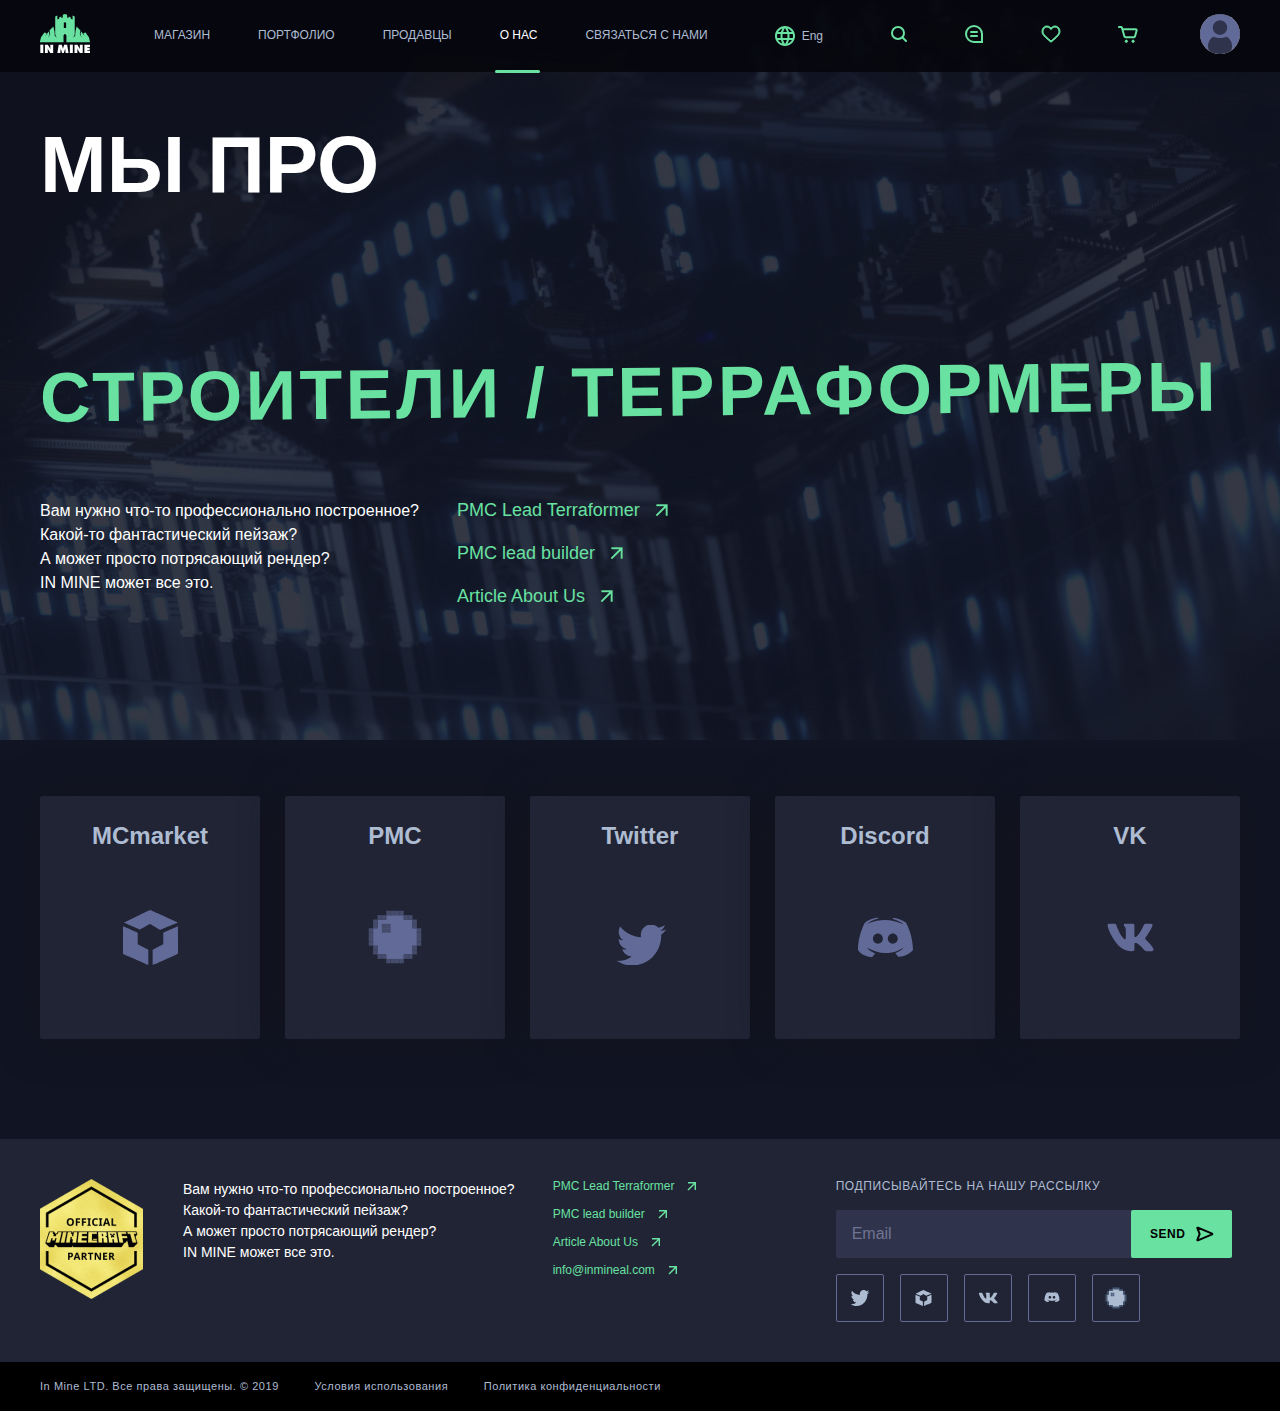
<file: about-us.html>
<!DOCTYPE html>
<html lang="en">

<head>
  <meta charset="UTF-8">
  <meta name="viewport" content="width=device-width, initial-scale=1.0">
  <title>InMine</title>
  <link rel="stylesheet" href="css/libs.min.css">
  <link rel="stylesheet" href="css/style.min.css">
</head>

<body>
  <div class="wrapper">
    <div class="content">
      <header class="header header-about-us">
        <div class="header__inner">
          <div class="header__top-wrapper">
            <div class="container">
              <div class="header__inner-top">
                <div class="header__logo">
                  <a class="header__logo-link" href="index.html">
                    <img src="images/icons/header-logo-top.svg" alt="">
                  </a>
                </div>
                <div class="menu-btn">
                  <div class="menu-btn__row"></div>
                  <div class="menu-btn__row"></div>
                  <div class="menu-btn__row"></div>
                </div>
                <nav class="header__menu">
                  <ul class="header__menu-list">
                    <li class="header__menu-item">
                      <a class="header__menu-link" href="store.html">Магазин</a>
                    </li>
                    <li class="header__menu-item">
                      <a class="header__menu-link" href="portfolio.html">Портфолио</a>
                    </li>
                    <li class="header__menu-item">
                      <a class="header__menu-link" href="sellers.html">Продавцы</a>
                    </li>
                    <li class="header__menu-item">
                      <a class="header__menu-link active" href="about-us.html">О нас</a>
                    </li>
                    <li class="header__menu-item">
                      <a class="header__menu-link" href="contact.html">Связаться с нами</a>
                    </li>
                  </ul>
                </nav>
                <div class="header__lang">
                  <button><img src="images/icons/header-language.svg" alt=""></button>
                  <span>Eng</span>
                </div>
                <div class="header__top-icons">
                  <ul class="header__icons-list">
                    <li><a href="page-404.html"><img src="images/icons/loupe.svg" alt=""></a></li>
                    <li><a href="page-404.html"><img src="images/icons/comments.svg" alt=""></a></li>
                    <li><a href="page-404.html"><img src="images/icons/like.svg" alt=""></a></li>
                    <li><a href="page-404.html"><img src="images/icons/basket.svg" alt=""></a></li>
                  </ul>
                </div>
                <div class="header__top-user">
                  <a class="header__user-link" href="product.html">
                    <img src="images/content/user.jpg" alt="">
                  </a>
                </div>
              </div>
            </div>
          </div>
          <div class="about-us__main">
            <div class="container">
              <div class="about-us__main-title animate__animated animate__fadeInDown">
                мы про
              </div>
              <div class="about-us__main-subtitle animate__animated animate__fadeInUp">
                строители / терраформеры
              </div>
              <div class="about-box">
                <p class="header__top-questions">
                  Вам нужно что-то профессионально построенное?<br>
                  Какой-то фантастический пейзаж?<br>
                  А может просто потрясающий рендер?<br>
                  IN MINE может все это.
                </p>
                <ul class="header__top-links">
                  <li>
                    <a href="product.html">PMC Lead Terraformer</a>
                  </li>
                  <li>
                    <a href="product.html">PMC lead builder</a>
                  </li>
                  <li>
                    <a href="product.html">Article About Us</a>
                  </li>
                </ul>
              </div>
            </div>
          </div>
        </div>
      </header>
      <section class="about-us">
        <div class="container">
          <div class="about-us__social">
            <div class="about-us__social-item">
              <a href="page-404.html" class="about-us__social-title">
                MCmarket
              </a>
              <a href="page-404.html" class="about-us__social-img">
                <svg width="55" height="55" viewBox="0 0 48 48" fill="none" xmlns="http://www.w3.org/2000/svg">
                  <path fill-rule="evenodd" clip-rule="evenodd"
                    d="M12.217 5.39798C5.99402 8.36406 0.885807 10.838 0.865569 10.8957C0.845331 10.9534 1.03514 11.0791 1.28733 11.175C1.53953 11.2708 2.87547 11.8597 4.2562 12.4835C5.63681 13.1075 8.27528 14.2958 10.1194 15.1243C11.9636 15.9529 13.6847 16.7269 13.9441 16.8445C14.2034 16.962 14.4639 17.0582 14.523 17.0582C14.5822 17.0582 15.9596 16.3329 17.5841 15.4464C19.2087 14.5599 20.9419 13.6197 21.4359 13.3572C21.9299 13.0945 22.6193 12.7192 22.968 12.5232C23.3167 12.3271 23.6454 12.1667 23.6986 12.1667C23.7518 12.1667 24.2479 12.4421 24.801 12.7788C25.7285 13.3432 30.471 16.1974 31.745 16.9578C32.4142 17.3573 32.5209 17.3604 33.3186 17.0025C34.042 16.6781 44.527 12.4096 46.5536 11.6145C47.2945 11.3239 47.9002 11.0604 47.8996 11.0291C47.899 10.9979 47.5353 10.8071 47.0914 10.6053C46.6474 10.4035 45.2873 9.7834 44.0688 9.22736C42.8504 8.67132 41.2607 7.94726 40.5362 7.61839C38.6416 6.75828 37.3402 6.16515 30.1993 2.90762C26.6876 1.30559 23.7507 -0.00283928 23.6729 4.62725e-06C23.5951 0.00284854 18.44 2.432 12.217 5.39798ZM0.000488281 26.2799V38.3455L0.988434 38.7805C1.53186 39.0197 2.97331 39.652 4.19177 40.1856C5.41024 40.7192 6.94604 41.3958 7.60467 41.689C8.2633 41.9822 9.36801 42.4679 10.0596 42.7683C10.7511 43.0688 12.1522 43.6834 13.1731 44.1343C14.194 44.5853 15.6489 45.2247 16.4064 45.5554C17.1638 45.8859 18.7233 46.5713 19.8721 47.0782C21.0209 47.5852 22.0047 48 22.0585 48C22.1123 48 22.1424 45.0021 22.1254 41.338L22.0945 34.6759L17.466 32.2778L12.8376 29.8797L12.8556 24.8134L12.8737 19.7471L11.3768 19.1013C10.5535 18.746 8.37108 17.8006 6.52692 17.0002C1.66706 14.891 0.0923373 14.2143 0.0435987 14.2143C0.019888 14.2143 0.000488281 19.6438 0.000488281 26.2799ZM45.5657 15.2476C44.2485 15.8144 42.5503 16.5528 41.792 16.8885C41.0338 17.2241 39.9829 17.6774 39.4569 17.8956C38.9308 18.1139 37.746 18.6231 36.8239 19.0273L35.1474 19.762V24.8416V29.9213L34.1894 30.4111C32.9168 31.0619 26.8855 34.1986 26.3167 34.5055L25.8685 34.7474L25.8677 41.3737C25.8671 45.0182 25.9114 48 25.966 48C26.0206 48 26.8694 47.648 27.852 47.2178C30.6455 45.995 35.9936 43.6397 37.1832 43.1085C37.7759 42.8436 38.4765 42.5373 38.7399 42.4276C39.1834 42.2431 41.1662 41.3704 43.7695 40.2141C44.3622 39.9508 45.5397 39.4356 46.3861 39.0692C47.2327 38.7028 47.947 38.3483 47.9738 38.2816C48.0005 38.2147 48.0085 32.7729 47.9916 26.1886L47.9607 14.2172L45.5657 15.2476Z"
                    fill="#626A98" />
                </svg>
              </a>
            </div>
            <div class="about-us__social-item">
              <a href="page-404.html" class="about-us__social-title">
                PMC
              </a>
              <a href="page-404.html" class="about-us__social-img">
                <svg width="54" height="54" viewBox="0 0 54 54" fill="none" xmlns="http://www.w3.org/2000/svg">
                  <path
                    d="M9.50049 18.2502V9.50024H18.2505V5.12524H35.7505V9.50024H44.5005V18.2502H48.8755V35.7502H44.5005V44.5002H35.7505V48.8752H18.2505V44.5002H9.50049V35.7502H5.12549V18.2502H9.50049Z"
                    fill="#626A98" />
                  <rect x="0.75" y="18.2502" width="4.375" height="4.375" fill="#454B6B" />
                  <rect x="0.75" y="22.6248" width="4.375" height="4.375" fill="#454B6B" />
                  <rect x="5.12549" y="9.49976" width="4.375" height="4.375" fill="#454B6B" />
                  <rect x="9.49951" y="5.12524" width="4.375" height="4.375" fill="#454B6B" />
                  <rect x="13.875" y="5.12524" width="4.375" height="4.375" fill="#454B6B" />
                  <rect x="35.7495" y="5.12524" width="4.375" height="4.375" fill="#454B6B" />
                  <rect x="40.125" y="5.12524" width="4.375" height="4.375" fill="#454B6B" />
                  <rect x="18.2505" y="0.75" width="4.375" height="4.375" fill="#454B6B" />
                  <rect x="22.6245" y="0.75" width="4.375" height="4.375" fill="#454B6B" />
                  <rect x="27" y="0.75" width="4.375" height="4.375" fill="#454B6B" />
                  <rect x="31.3755" y="0.75" width="4.375" height="4.375" fill="#454B6B" />
                  <rect x="5.12549" y="13.875" width="4.375" height="4.375" fill="#454B6B" />
                  <rect x="13.875" y="13.875" width="4.375" height="4.375" fill="#454B6B" />
                  <rect x="18.2505" y="13.875" width="4.375" height="4.375" fill="#454B6B" />
                  <rect x="13.875" y="18.2502" width="4.375" height="4.375" fill="#454B6B" />
                  <rect x="18.2505" y="18.2502" width="4.375" height="4.375" fill="#454B6B" />
                  <rect x="0.75" y="27" width="4.375" height="4.375" fill="#454B6B" />
                  <rect x="0.75" y="31.3752" width="4.375" height="4.375" fill="#454B6B" />
                  <rect width="4.375" height="4.375" transform="matrix(-1 0 0 1 53.25 18.2502)" fill="#454B6B" />
                  <rect width="4.375" height="4.375" transform="matrix(-1 0 0 1 53.25 22.6248)" fill="#454B6B" />
                  <rect width="4.375" height="4.375" transform="matrix(-1 0 0 1 48.8745 9.49976)" fill="#454B6B" />
                  <rect width="4.375" height="4.375" transform="matrix(-1 0 0 1 48.8745 13.875)" fill="#454B6B" />
                  <rect width="4.375" height="4.375" transform="matrix(1 0 0 -1 5.12549 44.5002)" fill="#454B6B" />
                  <rect width="4.375" height="4.375" transform="matrix(1 0 0 -1 9.49951 48.8748)" fill="#454B6B" />
                  <rect width="4.375" height="4.375" transform="matrix(1 0 0 -1 13.875 48.8748)" fill="#454B6B" />
                  <rect width="4.375" height="4.375" transform="matrix(1 0 0 -1 35.7495 48.8748)" fill="#454B6B" />
                  <rect width="4.375" height="4.375" transform="matrix(1 0 0 -1 40.125 48.8748)" fill="#454B6B" />
                  <rect width="4.375" height="4.375" transform="matrix(1 0 0 -1 18.2505 53.25)" fill="#454B6B" />
                  <rect width="4.375" height="4.375" transform="matrix(1 0 0 -1 22.6245 53.25)" fill="#454B6B" />
                  <rect width="4.375" height="4.375" transform="matrix(1 0 0 -1 27 53.25)" fill="#454B6B" />
                  <rect width="4.375" height="4.375" transform="matrix(1 0 0 -1 31.3755 53.25)" fill="#454B6B" />
                  <rect width="4.375" height="4.375" transform="matrix(1 0 0 -1 5.12549 40.125)" fill="#454B6B" />
                  <rect x="48.8745" y="44.5002" width="4.375" height="4.375" transform="rotate(-180 48.8745 44.5002)"
                    fill="#454B6B" />
                  <rect x="48.8745" y="40.125" width="4.375" height="4.375" transform="rotate(-180 48.8745 40.125)"
                    fill="#454B6B" />
                  <rect width="4.375" height="4.375" transform="matrix(-1 0 0 1 53.25 27)" fill="#454B6B" />
                  <rect width="4.375" height="4.375" transform="matrix(-1 0 0 1 53.25 31.3752)" fill="#454B6B" />
                </svg>
              </a>
            </div>
            <div class="about-us__social-item">
              <a href="page-404.html" class="about-us__social-title">
                Twitter
              </a>
              <a href="page-404.html" class="about-us__social-img">
                <svg width="70" height="70" viewBox="0 0 72 72" fill="none" xmlns="http://www.w3.org/2000/svg">
                  <path
                    d="M63 19.9693C61.1229 20.8125 59.1088 21.3844 56.9927 21.6397C59.1534 20.3279 60.8074 18.2472 61.5913 15.7754C59.5645 16.9903 57.3272 17.8724 54.9434 18.3506C53.0345 16.286 50.3192 15 47.3076 15C41.5297 15 36.845 19.7496 36.845 25.6042C36.845 26.4345 36.9374 27.2455 37.1159 28.021C28.422 27.5783 20.7129 23.3554 15.5533 16.9385C14.6514 18.5024 14.1383 20.3246 14.1383 22.2698C14.1383 25.9499 15.9868 29.1971 18.7913 31.0969C17.0767 31.0387 15.4641 30.5605 14.0523 29.7657V29.8982C14.0523 35.0355 17.6599 39.323 22.4434 40.2988C21.567 40.5379 20.6428 40.6704 19.6868 40.6704C19.0112 40.6704 18.3578 40.6025 17.7173 40.4733C19.0493 44.6898 22.9119 47.756 27.4884 47.84C23.9094 50.6833 19.3968 52.3732 14.4953 52.3732C13.6508 52.3732 12.819 52.3215 12 52.2278C16.6306 55.2423 22.128 57 28.0365 57C47.2822 57 57.8022 40.8384 57.8022 26.8223L57.7672 25.4492C59.8227 23.9628 61.6009 22.0953 63 19.9693Z"
                    fill="#242635" />
                  <mask id="mask0" mask-type="alpha" maskUnits="userSpaceOnUse" x="12" y="15" width="51" height="42">
                    <path
                      d="M63 19.9693C61.1229 20.8125 59.1088 21.3844 56.9927 21.6397C59.1534 20.3279 60.8074 18.2472 61.5913 15.7754C59.5645 16.9903 57.3272 17.8724 54.9434 18.3506C53.0345 16.286 50.3192 15 47.3076 15C41.5297 15 36.845 19.7496 36.845 25.6042C36.845 26.4345 36.9374 27.2455 37.1159 28.021C28.422 27.5783 20.7129 23.3554 15.5533 16.9385C14.6514 18.5024 14.1383 20.3246 14.1383 22.2698C14.1383 25.9499 15.9868 29.1971 18.7913 31.0969C17.0767 31.0387 15.4641 30.5605 14.0523 29.7657V29.8982C14.0523 35.0355 17.6599 39.323 22.4434 40.2988C21.567 40.5379 20.6428 40.6704 19.6868 40.6704C19.0112 40.6704 18.3578 40.6025 17.7173 40.4733C19.0493 44.6898 22.9119 47.756 27.4884 47.84C23.9094 50.6833 19.3968 52.3732 14.4953 52.3732C13.6508 52.3732 12.819 52.3215 12 52.2278C16.6306 55.2423 22.128 57 28.0365 57C47.2822 57 57.8022 40.8384 57.8022 26.8223L57.7672 25.4492C59.8227 23.9628 61.6009 22.0953 63 19.9693Z"
                      fill="white" />
                  </mask>
                  <g mask="url(#mask0)">
                    <rect x="-54" y="-54" width="180" height="180" fill="#626A98" />
                  </g>
                </svg>
              </a>
            </div>
            <div class="about-us__social-item">
              <a href="page-404.html" class="about-us__social-title">
                Discord
              </a>
              <a href="page-404.html" class="about-us__social-img">
                <svg width="55" height="55" viewBox="0 0 42 30" fill="none" xmlns="http://www.w3.org/2000/svg">
                  <path fill-rule="evenodd" clip-rule="evenodd"
                    d="M15.2782 0.00145769C15.2782 0.00145769 10.4397 -0.188709 5.21961 3.77505C5.21961 3.77505 -0.000488281 13.1169 -0.000488281 24.6338C-0.000488281 24.6338 2.89292 29.8039 10.827 30C10.827 30 11.9861 28.4163 13.1566 27.0227C8.69968 25.6321 6.96534 22.851 6.96534 22.851L8.45476 23.6414C8.74244 23.7632 9.03123 23.8871 9.3221 24.012L9.32289 24.0123C13.437 25.7778 17.9656 27.7212 25.6358 26.4225L25.7559 26.3947C27.4503 26.0031 29.1474 25.6108 30.8417 24.8329C31.1524 24.6691 31.483 24.5054 31.8309 24.3331C32.7452 23.8803 33.7793 23.3682 34.8827 22.643C34.8827 22.643 33.1456 25.4242 28.5036 26.8147C29.4605 28.1994 30.8046 29.7861 30.8046 29.7861C37.3078 29.64 40.5531 26.1427 41.609 25.0049C41.8418 24.754 41.9681 24.6178 41.9995 24.6576C41.9995 13.1585 36.7481 3.79881 36.7481 3.79881C32.0548 0.218363 27.6692 0.0579122 26.8404 0.0549387L26.3107 0.598692C32.3054 2.38149 35.2074 5.16563 35.2074 5.16563C26.5101 0.696748 17.1151 0.441214 8.51171 3.97115C7.15899 4.57433 6.38438 4.96952 6.38438 4.96952C6.38438 4.96952 9.28064 1.99225 15.6683 0.402586L15.2782 0.00145769ZM26.8575 0.0400826L26.9515 0.00442738H26.8917L26.8575 0.0400826ZM30.3775 15.8476C30.3775 18.0356 28.6774 19.8094 26.5803 19.8094C24.4832 19.8094 22.7832 18.0356 22.7832 15.8476C22.7832 13.6596 24.4832 11.8858 26.5803 11.8858C28.6774 11.8858 30.3775 13.6596 30.3775 15.8476ZM15.1897 19.8094C17.2868 19.8094 18.9868 18.0356 18.9868 15.8476C18.9868 13.6596 17.2868 11.8858 15.1897 11.8858C13.0926 11.8858 11.3926 13.6596 11.3926 15.8476C11.3926 18.0356 13.0926 19.8094 15.1897 19.8094Z"
                    fill="#626A98" />
                </svg>
              </a>
            </div>
            <div class="about-us__social-item">
              <a href="page-404.html" class="about-us__social-title">
                VK
              </a>
              <a href="page-404.html" class="about-us__social-img">
                <svg width="55" height="55" viewBox="0 0 60 60" fill="none" xmlns="http://www.w3.org/2000/svg">
                  <path
                    d="M53.948 17.1376C54.298 15.9751 53.948 15.1226 52.293 15.1226H46.8105C45.4155 15.1226 44.778 15.8601 44.428 16.6701C44.428 16.6701 41.6405 23.4676 37.6905 27.8751C36.4155 29.1576 35.833 29.5626 35.138 29.5626C34.7905 29.5626 34.2855 29.1576 34.2855 27.9951V17.1376C34.2855 15.7426 33.883 15.1226 32.7205 15.1226H24.1055C23.2355 15.1226 22.7105 15.7676 22.7105 16.3826C22.7105 17.7026 24.6855 18.0076 24.888 21.7276V29.7976C24.888 31.5651 24.5705 31.8876 23.8705 31.8876C22.013 31.8876 17.493 25.0651 14.8105 17.2551C14.288 15.7376 13.7605 15.1251 12.3605 15.1251H6.88049C5.31299 15.1251 5.00049 15.8626 5.00049 16.6726C5.00049 18.1276 6.85799 25.3276 13.653 34.8501C18.183 41.3526 24.5605 44.8776 30.3705 44.8776C33.853 44.8776 34.283 44.0951 34.283 42.7451V37.8301C34.283 36.2651 34.6155 35.9501 35.718 35.9501C36.528 35.9501 37.923 36.3601 41.1755 39.4926C44.8905 43.2076 45.5055 44.8751 47.593 44.8751H53.073C54.638 44.8751 55.4205 44.0926 54.9705 42.5476C54.478 41.0101 52.703 38.7726 50.348 36.1251C49.068 34.6151 47.1555 32.9901 46.573 32.1776C45.7605 31.1301 45.9955 30.6676 46.573 29.7376C46.5755 29.7401 53.253 20.3351 53.948 17.1376Z"
                    fill="#626A98" />
                </svg>
              </a>
            </div>
          </div>
        </div>
      </section>


    </div>

    <footer class="footer">
      <div class="footer__top">
        <div class="container">
          <div class="footer__top-inner">
            <div class="footer__top-info">
              <a class="content-logo" href="product.html">
                <img src="images/header-content-logo.png" alt="">
              </a>
              <p class="header__top-questions">
                Вам нужно что-то профессионально построенное?<br>
                Какой-то фантастический пейзаж?<br>
                А может просто потрясающий рендер?<br>
                IN MINE может все это.
              </p>
              <ul class="header__top-links">
                <li>
                  <a href="page-404.html">PMC Lead Terraformer</a>
                </li>
                <li>
                  <a href="page-404.html">PMC lead builder</a>
                </li>
                <li>
                  <a href="page-404.html">Article About Us</a>
                </li>
                <li>
                  <a class="footer__mail" href="mailto:info@inmineal.com">info@inmineal.com</a>
                </li>
              </ul>
              <div class="header__form">
                <h3 class="header__form-title">
                  подписывайтесь на нашу рассылку
                </h3>
                <form>
                  <input type="text" placeholder="Email">
                  <button type="submit">send</button>
                </form>
                <ul class="social">
                  <a href="product.html">
                    <li><svg width="20" height="16" viewBox="0 0 20 16" fill="none" xmlns="http://www.w3.org/2000/svg">
                        <path
                          d="M19.3334 1.89305C18.6464 2.21429 17.9092 2.43216 17.1346 2.52942C17.9255 2.02968 18.5309 1.23702 18.8178 0.295398C18.076 0.758193 17.2571 1.09424 16.3846 1.27641C15.6859 0.489895 14.6921 0 13.5898 0C11.475 0 9.76033 1.80937 9.76033 4.03969C9.76033 4.35601 9.79415 4.66496 9.85949 4.96039C6.67742 4.79174 3.85579 3.18301 1.96732 0.738495C1.6372 1.33425 1.44941 2.02842 1.44941 2.76943C1.44941 4.1714 2.12595 5.40841 3.15244 6.13213C2.52488 6.10999 1.93465 5.92782 1.41793 5.62502V5.67549C1.41793 7.63256 2.73836 9.2659 4.48918 9.63764C4.1684 9.72873 3.83014 9.7792 3.4802 9.7792C3.23293 9.7792 2.9938 9.75335 2.75934 9.70411C3.2469 11.3104 4.66066 12.4785 6.33569 12.5105C5.02576 13.5937 3.37406 14.2374 1.58007 14.2374C1.27098 14.2374 0.966513 14.2177 0.666748 14.182C2.3616 15.3304 4.37373 16 6.53633 16C13.5805 16 17.431 9.84321 17.431 4.50374L17.4181 3.98063C18.1705 3.41439 18.8213 2.70297 19.3334 1.89305Z"
                          fill="#AEBCD2" />
                      </svg>
                    </li>
                  </a>
                  <a href="product.html">
                    <li>
                      <svg width="17" height="16" viewBox="0 0 17 16" fill="none" xmlns="http://www.w3.org/2000/svg">
                        <path fill-rule="evenodd" clip-rule="evenodd"
                          d="M4.58316 1.79933C2.50883 2.78802 0.806093 3.61268 0.799347 3.6319C0.792601 3.65113 0.855869 3.69303 0.939934 3.72499C1.024 3.75692 1.46931 3.95323 1.92956 4.16118C2.38976 4.36916 3.26925 4.76526 3.88397 5.04142C4.49869 5.31762 5.07238 5.57562 5.15884 5.61483C5.2453 5.654 5.33212 5.68608 5.35184 5.68608C5.37156 5.68608 5.83068 5.44431 6.3722 5.14881C6.91371 4.85331 7.49147 4.53991 7.65613 4.45239C7.82079 4.36484 8.05059 4.23974 8.16683 4.17441C8.28306 4.10904 8.39264 4.05557 8.41036 4.05557C8.42808 4.05557 8.59346 4.14737 8.77783 4.25961C9.08699 4.44773 10.6678 5.39915 11.0925 5.6526C11.3156 5.78577 11.3511 5.78679 11.617 5.6675C11.8581 5.55936 15.3532 4.13653 16.0287 3.87151C16.2756 3.77463 16.4775 3.68681 16.4773 3.67638C16.4771 3.66596 16.3559 3.60237 16.2079 3.5351C16.06 3.46783 15.6066 3.26113 15.2004 3.07579C14.7943 2.89044 14.2644 2.64909 14.0229 2.53946C13.3914 2.25276 12.9575 2.05505 10.5773 0.969207C9.40669 0.435196 8.42772 -0.000946428 8.40178 1.54242e-06C8.37587 0.000949513 6.65748 0.810668 4.58316 1.79933ZM0.510986 8.75997V12.7818L0.840301 12.9268C1.02144 13.0066 1.50193 13.2173 1.90808 13.3952C2.31424 13.5731 2.82617 13.7986 3.04572 13.8963C3.26526 13.9941 3.63349 14.156 3.86401 14.2561C4.09453 14.3563 4.56156 14.5611 4.90185 14.7114C5.24215 14.8618 5.72714 15.0749 5.97961 15.1851C6.23209 15.2953 6.75193 15.5238 7.13485 15.6927C7.51777 15.8617 7.84573 16 7.86366 16C7.88158 16 7.89164 15.0007 7.88597 13.7793L7.87567 11.5586L6.33284 10.7593L4.79001 9.95991L4.79604 8.27112L4.80206 6.58237L4.3031 6.3671C4.02867 6.24868 3.30118 5.93354 2.68646 5.66674C1.06651 4.96365 0.541603 4.73811 0.525356 4.73811C0.517453 4.73811 0.510986 6.54794 0.510986 8.75997ZM15.6994 5.08253C15.2603 5.27148 14.6943 5.51761 14.4415 5.62951C14.1887 5.74137 13.8385 5.89247 13.6631 5.9652C13.4878 6.03797 13.0928 6.20769 12.7855 6.34242L12.2266 6.58734V8.28052V9.97375L11.9073 10.137C11.4831 10.354 9.47267 11.3995 9.28306 11.5018L9.13365 11.5825L9.13338 13.7912C9.13318 15.0061 9.14795 16 9.16615 16C9.18435 16 9.46728 15.8827 9.79484 15.7393C10.726 15.3317 12.5087 14.5466 12.9052 14.3695C13.1028 14.2812 13.3363 14.1791 13.4241 14.1425C13.5719 14.081 14.2329 13.7901 15.1006 13.4047C15.2982 13.3169 15.6907 13.1452 15.9729 13.0231C16.255 12.9009 16.4931 12.7828 16.5021 12.7605C16.511 12.7382 16.5137 10.9243 16.508 8.72952L16.4977 4.73906L15.6994 5.08253Z"
                          fill="#AEBCD2" />
                      </svg>
                    </li>
                  </a>
                  <a href="product.html">
                    <li>
                      <svg width="20" height="12" viewBox="0 0 20 12" fill="none" xmlns="http://www.w3.org/2000/svg">
                        <path
                          d="M19.1142 1.38897C19.2446 0.972233 19.1142 0.666626 18.4975 0.666626H16.4546C15.9348 0.666626 15.6973 0.931008 15.5668 1.22138C15.5668 1.22138 14.5282 3.65817 13.0563 5.23818C12.5813 5.69794 12.3642 5.84312 12.1052 5.84312C11.9758 5.84312 11.7876 5.69794 11.7876 5.2812V1.38897C11.7876 0.888886 11.6376 0.666626 11.2044 0.666626H7.99434C7.67016 0.666626 7.47454 0.897848 7.47454 1.11831C7.47454 1.59151 8.21046 1.70085 8.28591 3.03441V5.92737C8.28591 6.56098 8.1676 6.6766 7.90677 6.6766C7.21464 6.6766 5.53041 4.23084 4.53086 1.43109C4.33617 0.887093 4.13961 0.667523 3.61795 0.667523H1.57601C0.991931 0.667523 0.875488 0.931904 0.875488 1.22228C0.875488 1.74387 1.56762 4.32495 4.09956 7.7386C5.78751 10.0696 8.16388 11.3333 10.3288 11.3333C11.6264 11.3333 11.7866 11.0528 11.7866 10.5688V8.80688C11.7866 8.24586 11.9105 8.13293 12.3214 8.13293C12.6232 8.13293 13.143 8.27991 14.3549 9.40286C15.7392 10.7346 15.9683 11.3324 16.7462 11.3324H18.7881C19.3713 11.3324 19.6628 11.0519 19.4952 10.498C19.3117 9.94686 18.6503 9.14475 17.7727 8.19567C17.2958 7.65436 16.5832 7.07182 16.3661 6.78056C16.0634 6.40505 16.1509 6.23925 16.3661 5.90586C16.367 5.90675 18.8552 2.53522 19.1142 1.38897Z"
                          fill="#AEBCD2" />
                      </svg>
                    </li>
                  </a>
                  <a href="product.html">
                    <li>
                      <svg width="16" height="12" viewBox="0 0 16 12" fill="none" xmlns="http://www.w3.org/2000/svg">
                        <path fill-rule="evenodd" clip-rule="evenodd"
                          d="M5.95667 0.000485895C5.95667 0.000485895 4.22864 -0.0629029 2.36432 1.25835C2.36432 1.25835 0.5 4.3723 0.5 8.21126C0.5 8.21126 1.53336 9.93463 4.36697 10C4.36697 10 4.78092 9.47209 5.19894 9.00758C3.6072 8.54405 2.9878 7.61699 2.9878 7.61699L3.51973 7.88045C3.62253 7.92109 3.72572 7.96242 3.82966 8.00405L3.82978 8.0041C5.2991 8.5926 6.91646 9.24039 9.65582 8.80751L9.69873 8.79825C10.3039 8.66769 10.91 8.53692 11.5151 8.27762C11.626 8.22307 11.744 8.16853 11.8681 8.11115L11.8683 8.11104C12.1949 7.9601 12.5642 7.7894 12.9583 7.54766C12.9583 7.54766 12.3379 8.47472 10.68 8.93825C11.0218 9.39979 11.5018 9.92869 11.5018 9.92869C13.8244 9.88 14.9834 8.71423 15.3605 8.33495C15.4437 8.25134 15.4888 8.20595 15.5 8.21918C15.5 4.38617 13.6245 1.26627 13.6245 1.26627C11.9483 0.0727876 10.382 0.0193041 10.086 0.0183129L9.89687 0.199564C12.0378 0.793831 13.0742 1.72188 13.0742 1.72188C9.96806 0.232249 6.61269 0.147071 3.54007 1.32372C3.05696 1.52478 2.78031 1.65651 2.78031 1.65651C2.78031 1.65651 3.81469 0.664082 6.09601 0.134195L5.95667 0.000485895ZM10.0921 0.0133609L10.1257 0.00147579H10.1044L10.0921 0.0133609ZM11.3493 5.28263C11.3493 6.01197 10.7422 6.60322 9.99319 6.60322C9.24423 6.60322 8.63708 6.01197 8.63708 5.28263C8.63708 4.55328 9.24423 3.96204 9.99319 3.96204C10.7422 3.96204 11.3493 4.55328 11.3493 5.28263ZM5.92498 6.60322C6.67394 6.60322 7.2811 6.01197 7.2811 5.28263C7.2811 4.55328 6.67394 3.96204 5.92498 3.96204C5.17602 3.96204 4.56887 4.55328 4.56887 5.28263C4.56887 6.01197 5.17602 6.60322 5.92498 6.60322Z"
                          fill="#AEBCD2" />
                      </svg>
                    </li>
                  </a>
                  <a href="product.html">
                    <li>
                      <svg width="22" height="22" viewBox="0 0 22 22" fill="none" xmlns="http://www.w3.org/2000/svg">
                        <path
                          d="M4 7.50024V4.00024H7.5V2.25024H14.5V4.00024H18V7.50024H19.75V14.5002H18V18.0002H14.5V19.7502H7.5V18.0002H4V14.5002H2.25V7.50024H4Z"
                          fill="#AEBCD2" />
                        <rect x="0.5" y="7.50024" width="1.75" height="1.75" fill="#495D7B" />
                        <rect x="0.5" y="9.24976" width="1.75" height="1.75" fill="#495D7B" />
                        <rect x="2.25" y="3.99976" width="1.75" height="1.75" fill="#495D7B" />
                        <rect x="4" y="2.25024" width="1.75" height="1.75" fill="#495D7B" />
                        <rect x="5.75" y="2.25024" width="1.75" height="1.75" fill="#495D7B" />
                        <rect x="14.5" y="2.25024" width="1.75" height="1.75" fill="#495D7B" />
                        <rect x="16.25" y="2.25024" width="1.75" height="1.75" fill="#495D7B" />
                        <rect x="7.5" y="0.5" width="1.75" height="1.75" fill="#495D7B" />
                        <rect x="9.25" y="0.5" width="1.75" height="1.75" fill="#495D7B" />
                        <rect x="11" y="0.5" width="1.75" height="1.75" fill="#495D7B" />
                        <rect x="12.75" y="0.5" width="1.75" height="1.75" fill="#495D7B" />
                        <rect x="2.25" y="5.75" width="1.75" height="1.75" fill="#495D7B" />
                        <rect x="5.75" y="5.75" width="1.75" height="1.75" fill="#495D7B" />
                        <rect x="7.5" y="5.75" width="1.75" height="1.75" fill="#495D7B" />
                        <rect x="5.75" y="7.50024" width="1.75" height="1.75" fill="#495D7B" />
                        <rect x="7.5" y="7.50024" width="1.75" height="1.75" fill="#495D7B" />
                        <rect x="0.5" y="11" width="1.75" height="1.75" fill="#495D7B" />
                        <rect x="0.5" y="12.7502" width="1.75" height="1.75" fill="#495D7B" />
                        <rect width="1.75" height="1.75" transform="matrix(-1 0 0 1 21.5 7.50024)" fill="#495D7B" />
                        <rect width="1.75" height="1.75" transform="matrix(-1 0 0 1 21.5 9.24976)" fill="#495D7B" />
                        <rect width="1.75" height="1.75" transform="matrix(-1 0 0 1 19.75 3.99976)" fill="#495D7B" />
                        <rect width="1.75" height="1.75" transform="matrix(-1 0 0 1 19.75 5.75)" fill="#495D7B" />
                        <rect width="1.75" height="1.75" transform="matrix(1 0 0 -1 2.25 18.0002)" fill="#495D7B" />
                        <rect width="1.75" height="1.75" transform="matrix(1 0 0 -1 4 19.7498)" fill="#495D7B" />
                        <rect width="1.75" height="1.75" transform="matrix(1 0 0 -1 5.75 19.7498)" fill="#495D7B" />
                        <rect width="1.75" height="1.75" transform="matrix(1 0 0 -1 14.5 19.7498)" fill="#495D7B" />
                        <rect width="1.75" height="1.75" transform="matrix(1 0 0 -1 16.25 19.7498)" fill="#495D7B" />
                        <rect width="1.75" height="1.75" transform="matrix(1 0 0 -1 7.5 21.5)" fill="#495D7B" />
                        <rect width="1.75" height="1.75" transform="matrix(1 0 0 -1 9.25 21.5)" fill="#495D7B" />
                        <rect width="1.75" height="1.75" transform="matrix(1 0 0 -1 11 21.5)" fill="#495D7B" />
                        <rect width="1.75" height="1.75" transform="matrix(1 0 0 -1 12.75 21.5)" fill="#495D7B" />
                        <rect width="1.75" height="1.75" transform="matrix(1 0 0 -1 2.25 16.25)" fill="#495D7B" />
                        <rect x="19.75" y="18.0002" width="1.75" height="1.75" transform="rotate(-180 19.75 18.0002)"
                          fill="#495D7B" />
                        <rect x="19.75" y="16.25" width="1.75" height="1.75" transform="rotate(-180 19.75 16.25)"
                          fill="#495D7B" />
                        <rect width="1.75" height="1.75" transform="matrix(-1 0 0 1 21.5 11)" fill="#495D7B" />
                        <rect width="1.75" height="1.75" transform="matrix(-1 0 0 1 21.5 12.7502)" fill="#495D7B" />
                      </svg>
                    </li>
                  </a>
                </ul>
              </div>
            </div>
          </div>
        </div>
      </div>
      <div class="footer__bottom">
        <div class="container">
          <div class="footer__bottom-inner">
            <div class="footer__copy">
              In Mine LTD. Все права защищены. © 2019
            </div>
            <div class="header__bottom-links">
              <a href="page-404.html">Условия использования</a>
              <a href="page-404.html">Политика конфиденциальности</a>
            </div>
          </div>
        </div>
      </div>
    </footer>
  </div>




  <script src="https://ajax.googleapis.com/ajax/libs/jquery/3.5.1/jquery.min.js"></script>
  <script src="js/libs.min.js"></script>
  <script src="js/main.js"></script>
</body>

</html>
</file>
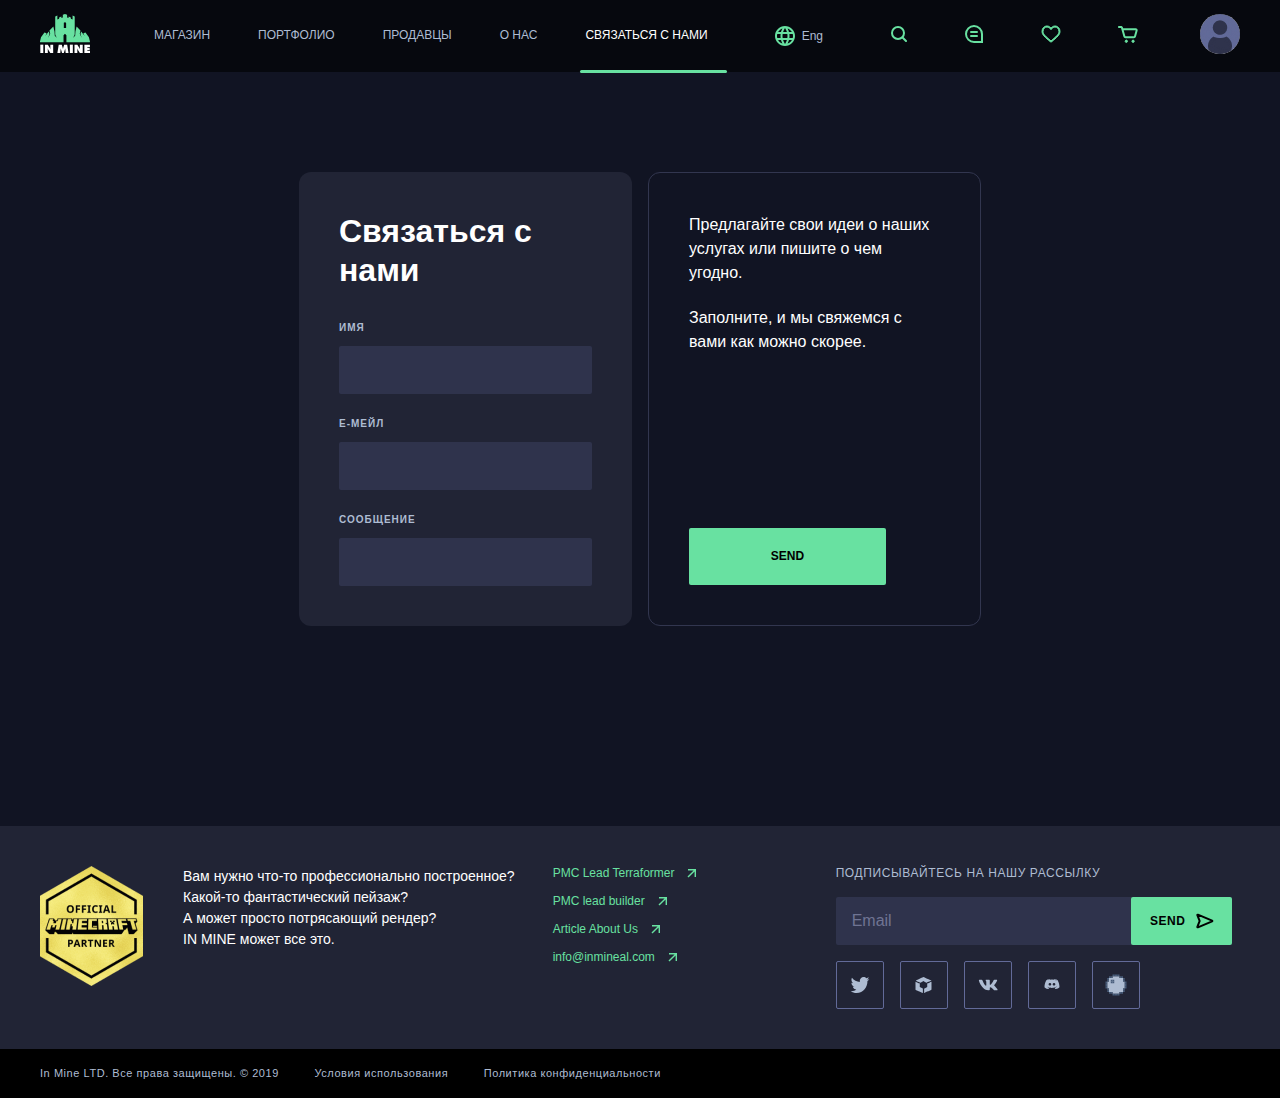
<file: contact.html>
<!DOCTYPE html>
<html lang="en">

<head>
  <meta charset="UTF-8">
  <meta name="viewport" content="width=device-width, initial-scale=1.0">
  <title>InMine</title>
  <link rel="stylesheet" href="css/libs.min.css">
  <link rel="stylesheet" href="css/style.min.css">
</head>

<body>
  <div class="wrapper">
    <div class="content">
      <header class="header">
        <div class="header__inner">
          <div class="header__top-wrapper">
            <div class="container">
              <div class="header__inner-top">
                <div class="header__logo">
                  <a class="header__logo-link" href="index.html">
                    <img src="images/icons/header-logo-top.svg" alt="">
                  </a>
                </div>
                <div class="menu-btn">
                  <div class="menu-btn__row"></div>
                  <div class="menu-btn__row"></div>
                  <div class="menu-btn__row"></div>
                </div>
                <nav class="header__menu">
                  <ul class="header__menu-list">
                    <li class="header__menu-item">
                      <a class="header__menu-link" href="store.html">Магазин</a>
                    </li>
                    <li class="header__menu-item">
                      <a class="header__menu-link" href="portfolio.html">Портфолио</a>
                    </li>
                    <li class="header__menu-item">
                      <a class="header__menu-link" href="sellers.html">Продавцы</a>
                    </li>
                    <li class="header__menu-item">
                      <a class="header__menu-link" href="about-us.html">О нас</a>
                    </li>
                    <li class="header__menu-item">
                      <a class="header__menu-link active" href="contact.html">Связаться с нами</a>
                    </li>
                  </ul>
                </nav>
                <div class="header__lang">
                  <button><img src="images/icons/header-language.svg" alt=""></button>
                  <span>Eng</span>
                </div>
                <div class="header__top-icons">
                  <ul class="header__icons-list">
                    <li><a href="page-404.html"><img src="images/icons/loupe.svg" alt=""></a></li>
                    <li><a href="page-404.html"><img src="images/icons/comments.svg" alt=""></a></li>
                    <li><a href="page-404.html"><img src="images/icons/like.svg" alt=""></a></li>
                    <li><a href="page-404.html"><img src="images/icons/basket.svg" alt=""></a></li>
                  </ul>
                </div>
                <div class="header__top-user">
                  <a class="header__user-link" href="product.html">
                    <img src="images/content/user.jpg" alt="">
                  </a>
                </div>
              </div>
            </div>
          </div>
        </div>
      </header>
      <div class="contact-us">
        <div class="container">
          <div class="contact-us__inner">
            <div class="contact-us__form-data wow animate__animated animate__fadeInLeft">
              <div class="contact-us__data-title">
                Связаться с нами
              </div>
              <form class="contact-us__data-form">
                <div class="contact-us__form-item">
                  <label>имя</label>
                  <input type="text">
                </div>
                <div class="contact-us__form-item">
                  <label>е-мейл</label>
                  <input type="text">
                </div>
                <div class="contact-us__form-item">
                  <label>сообщение</label>
                  <input type="text">
                </div>
              </form>
            </div>
            <div class="contact-us__form-send wow animate__animated animate__fadeInRight">
              <p class="contact-us__send-text">
                Предлагайте свои идеи о наших услугах или пишите о чем угодно.
              </p>
              <p class="contact-us__send-text">
                Заполните, и мы
                свяжемся с вами как можно скорее.
              </p>
              <a class="header__bottom-link" href="#">send</a>
            </div>
          </div>
        </div>
      </div>


    </div>

    <footer class="footer">
      <div class="footer__top">
        <div class="container">
          <div class="footer__top-inner">
            <div class="footer__top-info">
              <a class="content-logo" href="product.html">
                <img src="images/header-content-logo.png" alt="">
              </a>
              <p class="header__top-questions">
                Вам нужно что-то профессионально построенное?<br>
                Какой-то фантастический пейзаж?<br>
                А может просто потрясающий рендер?<br>
                IN MINE может все это.
              </p>
              <ul class="header__top-links">
                <li>
                  <a href="page-404.html">PMC Lead Terraformer</a>
                </li>
                <li>
                  <a href="page-404.html">PMC lead builder</a>
                </li>
                <li>
                  <a href="page-404.html">Article About Us</a>
                </li>
                <li>
                  <a class="footer__mail" href="mailto:info@inmineal.com">info@inmineal.com</a>
                </li>
              </ul>
              <div class="header__form">
                <h3 class="header__form-title">
                  подписывайтесь на нашу рассылку
                </h3>
                <form>
                  <input type="text" placeholder="Email">
                  <button type="submit">send</button>
                </form>
                <ul class="social">
                  <a href="product.html">
                    <li><svg width="20" height="16" viewBox="0 0 20 16" fill="none" xmlns="http://www.w3.org/2000/svg">
                        <path
                          d="M19.3334 1.89305C18.6464 2.21429 17.9092 2.43216 17.1346 2.52942C17.9255 2.02968 18.5309 1.23702 18.8178 0.295398C18.076 0.758193 17.2571 1.09424 16.3846 1.27641C15.6859 0.489895 14.6921 0 13.5898 0C11.475 0 9.76033 1.80937 9.76033 4.03969C9.76033 4.35601 9.79415 4.66496 9.85949 4.96039C6.67742 4.79174 3.85579 3.18301 1.96732 0.738495C1.6372 1.33425 1.44941 2.02842 1.44941 2.76943C1.44941 4.1714 2.12595 5.40841 3.15244 6.13213C2.52488 6.10999 1.93465 5.92782 1.41793 5.62502V5.67549C1.41793 7.63256 2.73836 9.2659 4.48918 9.63764C4.1684 9.72873 3.83014 9.7792 3.4802 9.7792C3.23293 9.7792 2.9938 9.75335 2.75934 9.70411C3.2469 11.3104 4.66066 12.4785 6.33569 12.5105C5.02576 13.5937 3.37406 14.2374 1.58007 14.2374C1.27098 14.2374 0.966513 14.2177 0.666748 14.182C2.3616 15.3304 4.37373 16 6.53633 16C13.5805 16 17.431 9.84321 17.431 4.50374L17.4181 3.98063C18.1705 3.41439 18.8213 2.70297 19.3334 1.89305Z"
                          fill="#AEBCD2" />
                      </svg>
                    </li>
                  </a>
                  <a href="product.html">
                    <li>
                      <svg width="17" height="16" viewBox="0 0 17 16" fill="none" xmlns="http://www.w3.org/2000/svg">
                        <path fill-rule="evenodd" clip-rule="evenodd"
                          d="M4.58316 1.79933C2.50883 2.78802 0.806093 3.61268 0.799347 3.6319C0.792601 3.65113 0.855869 3.69303 0.939934 3.72499C1.024 3.75692 1.46931 3.95323 1.92956 4.16118C2.38976 4.36916 3.26925 4.76526 3.88397 5.04142C4.49869 5.31762 5.07238 5.57562 5.15884 5.61483C5.2453 5.654 5.33212 5.68608 5.35184 5.68608C5.37156 5.68608 5.83068 5.44431 6.3722 5.14881C6.91371 4.85331 7.49147 4.53991 7.65613 4.45239C7.82079 4.36484 8.05059 4.23974 8.16683 4.17441C8.28306 4.10904 8.39264 4.05557 8.41036 4.05557C8.42808 4.05557 8.59346 4.14737 8.77783 4.25961C9.08699 4.44773 10.6678 5.39915 11.0925 5.6526C11.3156 5.78577 11.3511 5.78679 11.617 5.6675C11.8581 5.55936 15.3532 4.13653 16.0287 3.87151C16.2756 3.77463 16.4775 3.68681 16.4773 3.67638C16.4771 3.66596 16.3559 3.60237 16.2079 3.5351C16.06 3.46783 15.6066 3.26113 15.2004 3.07579C14.7943 2.89044 14.2644 2.64909 14.0229 2.53946C13.3914 2.25276 12.9575 2.05505 10.5773 0.969207C9.40669 0.435196 8.42772 -0.000946428 8.40178 1.54242e-06C8.37587 0.000949513 6.65748 0.810668 4.58316 1.79933ZM0.510986 8.75997V12.7818L0.840301 12.9268C1.02144 13.0066 1.50193 13.2173 1.90808 13.3952C2.31424 13.5731 2.82617 13.7986 3.04572 13.8963C3.26526 13.9941 3.63349 14.156 3.86401 14.2561C4.09453 14.3563 4.56156 14.5611 4.90185 14.7114C5.24215 14.8618 5.72714 15.0749 5.97961 15.1851C6.23209 15.2953 6.75193 15.5238 7.13485 15.6927C7.51777 15.8617 7.84573 16 7.86366 16C7.88158 16 7.89164 15.0007 7.88597 13.7793L7.87567 11.5586L6.33284 10.7593L4.79001 9.95991L4.79604 8.27112L4.80206 6.58237L4.3031 6.3671C4.02867 6.24868 3.30118 5.93354 2.68646 5.66674C1.06651 4.96365 0.541603 4.73811 0.525356 4.73811C0.517453 4.73811 0.510986 6.54794 0.510986 8.75997ZM15.6994 5.08253C15.2603 5.27148 14.6943 5.51761 14.4415 5.62951C14.1887 5.74137 13.8385 5.89247 13.6631 5.9652C13.4878 6.03797 13.0928 6.20769 12.7855 6.34242L12.2266 6.58734V8.28052V9.97375L11.9073 10.137C11.4831 10.354 9.47267 11.3995 9.28306 11.5018L9.13365 11.5825L9.13338 13.7912C9.13318 15.0061 9.14795 16 9.16615 16C9.18435 16 9.46728 15.8827 9.79484 15.7393C10.726 15.3317 12.5087 14.5466 12.9052 14.3695C13.1028 14.2812 13.3363 14.1791 13.4241 14.1425C13.5719 14.081 14.2329 13.7901 15.1006 13.4047C15.2982 13.3169 15.6907 13.1452 15.9729 13.0231C16.255 12.9009 16.4931 12.7828 16.5021 12.7605C16.511 12.7382 16.5137 10.9243 16.508 8.72952L16.4977 4.73906L15.6994 5.08253Z"
                          fill="#AEBCD2" />
                      </svg>
                    </li>
                  </a>
                  <a href="product.html">
                    <li>
                      <svg width="20" height="12" viewBox="0 0 20 12" fill="none" xmlns="http://www.w3.org/2000/svg">
                        <path
                          d="M19.1142 1.38897C19.2446 0.972233 19.1142 0.666626 18.4975 0.666626H16.4546C15.9348 0.666626 15.6973 0.931008 15.5668 1.22138C15.5668 1.22138 14.5282 3.65817 13.0563 5.23818C12.5813 5.69794 12.3642 5.84312 12.1052 5.84312C11.9758 5.84312 11.7876 5.69794 11.7876 5.2812V1.38897C11.7876 0.888886 11.6376 0.666626 11.2044 0.666626H7.99434C7.67016 0.666626 7.47454 0.897848 7.47454 1.11831C7.47454 1.59151 8.21046 1.70085 8.28591 3.03441V5.92737C8.28591 6.56098 8.1676 6.6766 7.90677 6.6766C7.21464 6.6766 5.53041 4.23084 4.53086 1.43109C4.33617 0.887093 4.13961 0.667523 3.61795 0.667523H1.57601C0.991931 0.667523 0.875488 0.931904 0.875488 1.22228C0.875488 1.74387 1.56762 4.32495 4.09956 7.7386C5.78751 10.0696 8.16388 11.3333 10.3288 11.3333C11.6264 11.3333 11.7866 11.0528 11.7866 10.5688V8.80688C11.7866 8.24586 11.9105 8.13293 12.3214 8.13293C12.6232 8.13293 13.143 8.27991 14.3549 9.40286C15.7392 10.7346 15.9683 11.3324 16.7462 11.3324H18.7881C19.3713 11.3324 19.6628 11.0519 19.4952 10.498C19.3117 9.94686 18.6503 9.14475 17.7727 8.19567C17.2958 7.65436 16.5832 7.07182 16.3661 6.78056C16.0634 6.40505 16.1509 6.23925 16.3661 5.90586C16.367 5.90675 18.8552 2.53522 19.1142 1.38897Z"
                          fill="#AEBCD2" />
                      </svg>
                    </li>
                  </a>
                  <a href="product.html">
                    <li>
                      <svg width="16" height="12" viewBox="0 0 16 12" fill="none" xmlns="http://www.w3.org/2000/svg">
                        <path fill-rule="evenodd" clip-rule="evenodd"
                          d="M5.95667 0.000485895C5.95667 0.000485895 4.22864 -0.0629029 2.36432 1.25835C2.36432 1.25835 0.5 4.3723 0.5 8.21126C0.5 8.21126 1.53336 9.93463 4.36697 10C4.36697 10 4.78092 9.47209 5.19894 9.00758C3.6072 8.54405 2.9878 7.61699 2.9878 7.61699L3.51973 7.88045C3.62253 7.92109 3.72572 7.96242 3.82966 8.00405L3.82978 8.0041C5.2991 8.5926 6.91646 9.24039 9.65582 8.80751L9.69873 8.79825C10.3039 8.66769 10.91 8.53692 11.5151 8.27762C11.626 8.22307 11.744 8.16853 11.8681 8.11115L11.8683 8.11104C12.1949 7.9601 12.5642 7.7894 12.9583 7.54766C12.9583 7.54766 12.3379 8.47472 10.68 8.93825C11.0218 9.39979 11.5018 9.92869 11.5018 9.92869C13.8244 9.88 14.9834 8.71423 15.3605 8.33495C15.4437 8.25134 15.4888 8.20595 15.5 8.21918C15.5 4.38617 13.6245 1.26627 13.6245 1.26627C11.9483 0.0727876 10.382 0.0193041 10.086 0.0183129L9.89687 0.199564C12.0378 0.793831 13.0742 1.72188 13.0742 1.72188C9.96806 0.232249 6.61269 0.147071 3.54007 1.32372C3.05696 1.52478 2.78031 1.65651 2.78031 1.65651C2.78031 1.65651 3.81469 0.664082 6.09601 0.134195L5.95667 0.000485895ZM10.0921 0.0133609L10.1257 0.00147579H10.1044L10.0921 0.0133609ZM11.3493 5.28263C11.3493 6.01197 10.7422 6.60322 9.99319 6.60322C9.24423 6.60322 8.63708 6.01197 8.63708 5.28263C8.63708 4.55328 9.24423 3.96204 9.99319 3.96204C10.7422 3.96204 11.3493 4.55328 11.3493 5.28263ZM5.92498 6.60322C6.67394 6.60322 7.2811 6.01197 7.2811 5.28263C7.2811 4.55328 6.67394 3.96204 5.92498 3.96204C5.17602 3.96204 4.56887 4.55328 4.56887 5.28263C4.56887 6.01197 5.17602 6.60322 5.92498 6.60322Z"
                          fill="#AEBCD2" />
                      </svg>
                    </li>
                  </a>
                  <a href="product.html">
                    <li>
                      <svg width="22" height="22" viewBox="0 0 22 22" fill="none" xmlns="http://www.w3.org/2000/svg">
                        <path
                          d="M4 7.50024V4.00024H7.5V2.25024H14.5V4.00024H18V7.50024H19.75V14.5002H18V18.0002H14.5V19.7502H7.5V18.0002H4V14.5002H2.25V7.50024H4Z"
                          fill="#AEBCD2" />
                        <rect x="0.5" y="7.50024" width="1.75" height="1.75" fill="#495D7B" />
                        <rect x="0.5" y="9.24976" width="1.75" height="1.75" fill="#495D7B" />
                        <rect x="2.25" y="3.99976" width="1.75" height="1.75" fill="#495D7B" />
                        <rect x="4" y="2.25024" width="1.75" height="1.75" fill="#495D7B" />
                        <rect x="5.75" y="2.25024" width="1.75" height="1.75" fill="#495D7B" />
                        <rect x="14.5" y="2.25024" width="1.75" height="1.75" fill="#495D7B" />
                        <rect x="16.25" y="2.25024" width="1.75" height="1.75" fill="#495D7B" />
                        <rect x="7.5" y="0.5" width="1.75" height="1.75" fill="#495D7B" />
                        <rect x="9.25" y="0.5" width="1.75" height="1.75" fill="#495D7B" />
                        <rect x="11" y="0.5" width="1.75" height="1.75" fill="#495D7B" />
                        <rect x="12.75" y="0.5" width="1.75" height="1.75" fill="#495D7B" />
                        <rect x="2.25" y="5.75" width="1.75" height="1.75" fill="#495D7B" />
                        <rect x="5.75" y="5.75" width="1.75" height="1.75" fill="#495D7B" />
                        <rect x="7.5" y="5.75" width="1.75" height="1.75" fill="#495D7B" />
                        <rect x="5.75" y="7.50024" width="1.75" height="1.75" fill="#495D7B" />
                        <rect x="7.5" y="7.50024" width="1.75" height="1.75" fill="#495D7B" />
                        <rect x="0.5" y="11" width="1.75" height="1.75" fill="#495D7B" />
                        <rect x="0.5" y="12.7502" width="1.75" height="1.75" fill="#495D7B" />
                        <rect width="1.75" height="1.75" transform="matrix(-1 0 0 1 21.5 7.50024)" fill="#495D7B" />
                        <rect width="1.75" height="1.75" transform="matrix(-1 0 0 1 21.5 9.24976)" fill="#495D7B" />
                        <rect width="1.75" height="1.75" transform="matrix(-1 0 0 1 19.75 3.99976)" fill="#495D7B" />
                        <rect width="1.75" height="1.75" transform="matrix(-1 0 0 1 19.75 5.75)" fill="#495D7B" />
                        <rect width="1.75" height="1.75" transform="matrix(1 0 0 -1 2.25 18.0002)" fill="#495D7B" />
                        <rect width="1.75" height="1.75" transform="matrix(1 0 0 -1 4 19.7498)" fill="#495D7B" />
                        <rect width="1.75" height="1.75" transform="matrix(1 0 0 -1 5.75 19.7498)" fill="#495D7B" />
                        <rect width="1.75" height="1.75" transform="matrix(1 0 0 -1 14.5 19.7498)" fill="#495D7B" />
                        <rect width="1.75" height="1.75" transform="matrix(1 0 0 -1 16.25 19.7498)" fill="#495D7B" />
                        <rect width="1.75" height="1.75" transform="matrix(1 0 0 -1 7.5 21.5)" fill="#495D7B" />
                        <rect width="1.75" height="1.75" transform="matrix(1 0 0 -1 9.25 21.5)" fill="#495D7B" />
                        <rect width="1.75" height="1.75" transform="matrix(1 0 0 -1 11 21.5)" fill="#495D7B" />
                        <rect width="1.75" height="1.75" transform="matrix(1 0 0 -1 12.75 21.5)" fill="#495D7B" />
                        <rect width="1.75" height="1.75" transform="matrix(1 0 0 -1 2.25 16.25)" fill="#495D7B" />
                        <rect x="19.75" y="18.0002" width="1.75" height="1.75" transform="rotate(-180 19.75 18.0002)"
                          fill="#495D7B" />
                        <rect x="19.75" y="16.25" width="1.75" height="1.75" transform="rotate(-180 19.75 16.25)"
                          fill="#495D7B" />
                        <rect width="1.75" height="1.75" transform="matrix(-1 0 0 1 21.5 11)" fill="#495D7B" />
                        <rect width="1.75" height="1.75" transform="matrix(-1 0 0 1 21.5 12.7502)" fill="#495D7B" />
                      </svg>
                    </li>
                  </a>
                </ul>
              </div>
            </div>
          </div>
        </div>
      </div>
      <div class="footer__bottom">
        <div class="container">
          <div class="footer__bottom-inner">
            <div class="footer__copy">
              In Mine LTD. Все права защищены. © 2019
            </div>
            <div class="header__bottom-links">
              <a href="page-404.html">Условия использования</a>
              <a href="page-404.html">Политика конфиденциальности</a>
            </div>
          </div>
        </div>
      </div>
    </footer>
  </div>




  <script src="https://ajax.googleapis.com/ajax/libs/jquery/3.5.1/jquery.min.js"></script>
  <script src="js/libs.min.js"></script>
  <script src="js/main.js"></script>
</body>

</html>
</file>
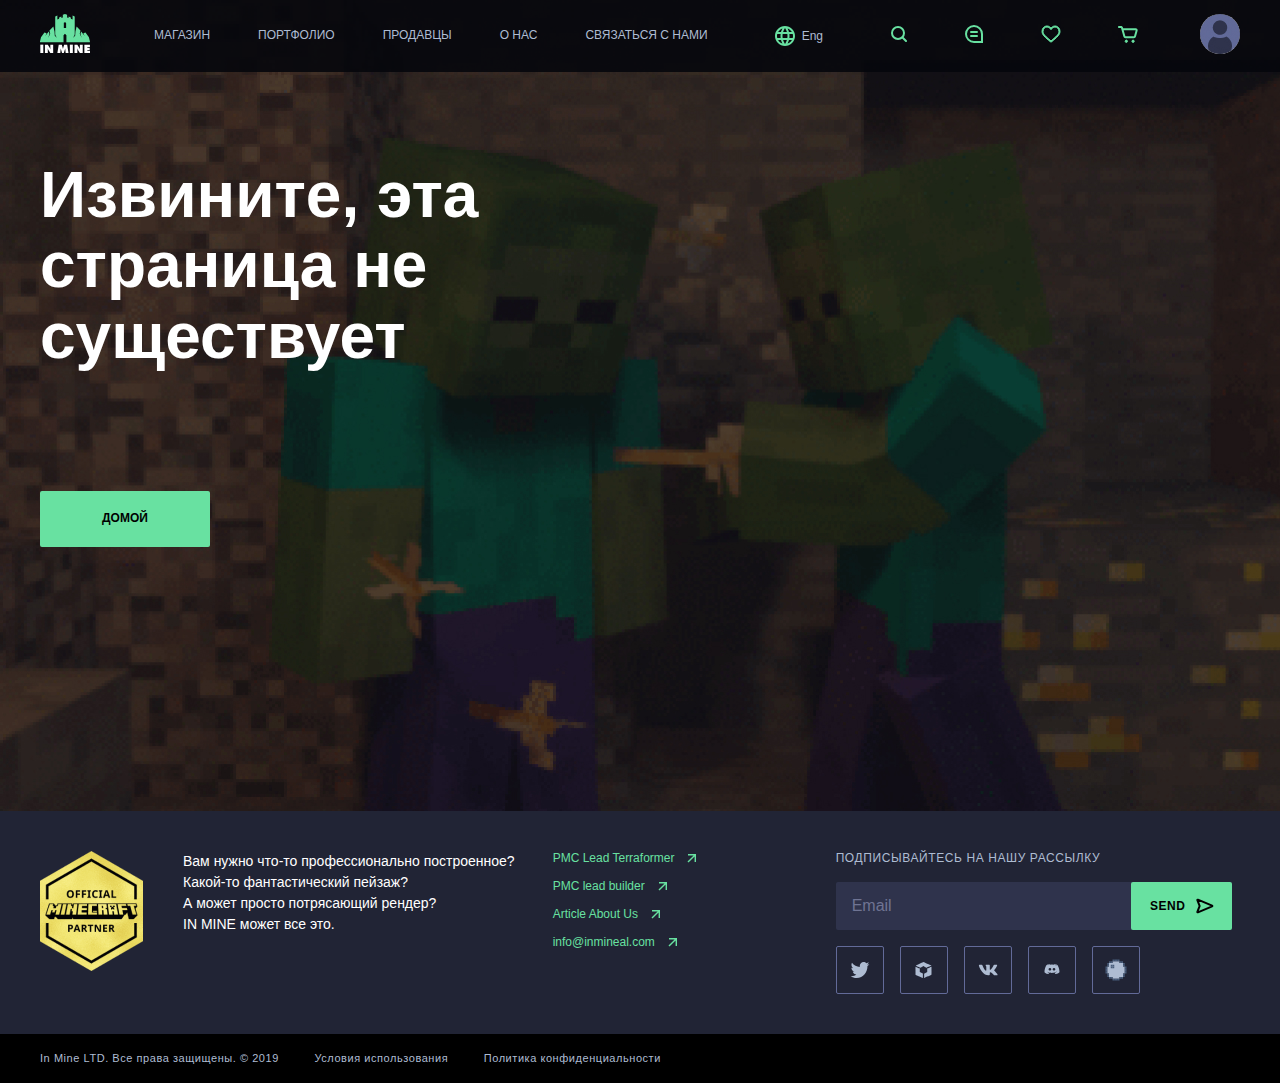
<file: page-404.html>
<!DOCTYPE html>
<html lang="en">

<head>
  <meta charset="UTF-8">
  <meta name="viewport" content="width=device-width, initial-scale=1.0">
  <title>InMine</title>
  <link rel="stylesheet" href="css/libs.min.css">
  <link rel="stylesheet" href="css/style.min.css">
</head>

<body>
  <div class="wrapper">
    <div class="content">
      <header class="header header-404">
        <div class="header__inner">
          <div class="header__top-wrapper">
            <div class="container">
              <div class="header__inner-top">
                <div class="header__logo">
                  <a class="header__logo-link" href="index.html">
                    <img src="images/icons/header-logo-top.svg" alt="">
                  </a>
                </div>
                <div class="menu-btn">
                  <div class="menu-btn__row"></div>
                  <div class="menu-btn__row"></div>
                  <div class="menu-btn__row"></div>
                </div>
                <nav class="header__menu">
                  <ul class="header__menu-list">
                    <li class="header__menu-item">
                      <a class="header__menu-link" href="store.html">Магазин</a>
                    </li>
                    <li class="header__menu-item">
                      <a class="header__menu-link" href="portfolio.html">Портфолио</a>
                    </li>
                    <li class="header__menu-item">
                      <a class="header__menu-link" href="sellers.html">Продавцы</a>
                    </li>
                    <li class="header__menu-item">
                      <a class="header__menu-link" href="about-us.html">О нас</a>
                    </li>
                    <li class="header__menu-item">
                      <a class="header__menu-link" href="contact.html">Связаться с нами</a>
                    </li>
                  </ul>
                </nav>
                <div class="header__lang">
                  <button><img src="images/icons/header-language.svg" alt=""></button>
                  <span>Eng</span>
                </div>
                <div class="header__top-icons">
                  <ul class="header__icons-list">
                    <li><a href="page-404.html"><img src="images/icons/loupe.svg" alt=""></a></li>
                    <li><a href="page-404.html"><img src="images/icons/comments.svg" alt=""></a></li>
                    <li><a href="page-404.html"><img src="images/icons/like.svg" alt=""></a></li>
                    <li><a href="page-404.html"><img src="images/icons/basket.svg" alt=""></a></li>
                  </ul>
                </div>
                <div class="header__top-user">
                  <a class="header__user-link" href="product.html">
                    <img src="images/content/user.jpg" alt="">
                  </a>
                </div>
              </div>
            </div>
          </div>
        </div>
      </header>
      <section class="page-404" style="background-image: url(images/page-404.jpg);">
        <div class="container">
          <div class="page-404__title animate__animated animate__flipInX">
            Извините, эта страница
            не существует
          </div>
          <a class="header__bottom-link animate__animated animate__fadeInUp wow" href="index.html">домой</a>
        </div>
      </section>


    </div>

    <footer class="footer">
      <div class="footer__top">
        <div class="container">
          <div class="footer__top-inner">
            <div class="footer__top-info">
              <a class="content-logo" href="product.html">
                <img src="images/header-content-logo.png" alt="">
              </a>
              <p class="header__top-questions">
                Вам нужно что-то профессионально построенное?<br>
                Какой-то фантастический пейзаж?<br>
                А может просто потрясающий рендер?<br>
                IN MINE может все это.
              </p>
              <ul class="header__top-links">
                <li>
                  <a href="page-404.html">PMC Lead Terraformer</a>
                </li>
                <li>
                  <a href="page-404.html">PMC lead builder</a>
                </li>
                <li>
                  <a href="page-404.html">Article About Us</a>
                </li>
                <li>
                  <a class="footer__mail" href="mailto:info@inmineal.com">info@inmineal.com</a>
                </li>
              </ul>
              <div class="header__form">
                <h3 class="header__form-title">
                  подписывайтесь на нашу рассылку
                </h3>
                <form>
                  <input type="text" placeholder="Email">
                  <button type="submit">send</button>
                </form>
                <ul class="social">
                  <a href="product.html">
                    <li><svg width="20" height="16" viewBox="0 0 20 16" fill="none" xmlns="http://www.w3.org/2000/svg">
                        <path
                          d="M19.3334 1.89305C18.6464 2.21429 17.9092 2.43216 17.1346 2.52942C17.9255 2.02968 18.5309 1.23702 18.8178 0.295398C18.076 0.758193 17.2571 1.09424 16.3846 1.27641C15.6859 0.489895 14.6921 0 13.5898 0C11.475 0 9.76033 1.80937 9.76033 4.03969C9.76033 4.35601 9.79415 4.66496 9.85949 4.96039C6.67742 4.79174 3.85579 3.18301 1.96732 0.738495C1.6372 1.33425 1.44941 2.02842 1.44941 2.76943C1.44941 4.1714 2.12595 5.40841 3.15244 6.13213C2.52488 6.10999 1.93465 5.92782 1.41793 5.62502V5.67549C1.41793 7.63256 2.73836 9.2659 4.48918 9.63764C4.1684 9.72873 3.83014 9.7792 3.4802 9.7792C3.23293 9.7792 2.9938 9.75335 2.75934 9.70411C3.2469 11.3104 4.66066 12.4785 6.33569 12.5105C5.02576 13.5937 3.37406 14.2374 1.58007 14.2374C1.27098 14.2374 0.966513 14.2177 0.666748 14.182C2.3616 15.3304 4.37373 16 6.53633 16C13.5805 16 17.431 9.84321 17.431 4.50374L17.4181 3.98063C18.1705 3.41439 18.8213 2.70297 19.3334 1.89305Z"
                          fill="#AEBCD2" />
                      </svg>
                    </li>
                  </a>
                  <a href="product.html">
                    <li>
                      <svg width="17" height="16" viewBox="0 0 17 16" fill="none" xmlns="http://www.w3.org/2000/svg">
                        <path fill-rule="evenodd" clip-rule="evenodd"
                          d="M4.58316 1.79933C2.50883 2.78802 0.806093 3.61268 0.799347 3.6319C0.792601 3.65113 0.855869 3.69303 0.939934 3.72499C1.024 3.75692 1.46931 3.95323 1.92956 4.16118C2.38976 4.36916 3.26925 4.76526 3.88397 5.04142C4.49869 5.31762 5.07238 5.57562 5.15884 5.61483C5.2453 5.654 5.33212 5.68608 5.35184 5.68608C5.37156 5.68608 5.83068 5.44431 6.3722 5.14881C6.91371 4.85331 7.49147 4.53991 7.65613 4.45239C7.82079 4.36484 8.05059 4.23974 8.16683 4.17441C8.28306 4.10904 8.39264 4.05557 8.41036 4.05557C8.42808 4.05557 8.59346 4.14737 8.77783 4.25961C9.08699 4.44773 10.6678 5.39915 11.0925 5.6526C11.3156 5.78577 11.3511 5.78679 11.617 5.6675C11.8581 5.55936 15.3532 4.13653 16.0287 3.87151C16.2756 3.77463 16.4775 3.68681 16.4773 3.67638C16.4771 3.66596 16.3559 3.60237 16.2079 3.5351C16.06 3.46783 15.6066 3.26113 15.2004 3.07579C14.7943 2.89044 14.2644 2.64909 14.0229 2.53946C13.3914 2.25276 12.9575 2.05505 10.5773 0.969207C9.40669 0.435196 8.42772 -0.000946428 8.40178 1.54242e-06C8.37587 0.000949513 6.65748 0.810668 4.58316 1.79933ZM0.510986 8.75997V12.7818L0.840301 12.9268C1.02144 13.0066 1.50193 13.2173 1.90808 13.3952C2.31424 13.5731 2.82617 13.7986 3.04572 13.8963C3.26526 13.9941 3.63349 14.156 3.86401 14.2561C4.09453 14.3563 4.56156 14.5611 4.90185 14.7114C5.24215 14.8618 5.72714 15.0749 5.97961 15.1851C6.23209 15.2953 6.75193 15.5238 7.13485 15.6927C7.51777 15.8617 7.84573 16 7.86366 16C7.88158 16 7.89164 15.0007 7.88597 13.7793L7.87567 11.5586L6.33284 10.7593L4.79001 9.95991L4.79604 8.27112L4.80206 6.58237L4.3031 6.3671C4.02867 6.24868 3.30118 5.93354 2.68646 5.66674C1.06651 4.96365 0.541603 4.73811 0.525356 4.73811C0.517453 4.73811 0.510986 6.54794 0.510986 8.75997ZM15.6994 5.08253C15.2603 5.27148 14.6943 5.51761 14.4415 5.62951C14.1887 5.74137 13.8385 5.89247 13.6631 5.9652C13.4878 6.03797 13.0928 6.20769 12.7855 6.34242L12.2266 6.58734V8.28052V9.97375L11.9073 10.137C11.4831 10.354 9.47267 11.3995 9.28306 11.5018L9.13365 11.5825L9.13338 13.7912C9.13318 15.0061 9.14795 16 9.16615 16C9.18435 16 9.46728 15.8827 9.79484 15.7393C10.726 15.3317 12.5087 14.5466 12.9052 14.3695C13.1028 14.2812 13.3363 14.1791 13.4241 14.1425C13.5719 14.081 14.2329 13.7901 15.1006 13.4047C15.2982 13.3169 15.6907 13.1452 15.9729 13.0231C16.255 12.9009 16.4931 12.7828 16.5021 12.7605C16.511 12.7382 16.5137 10.9243 16.508 8.72952L16.4977 4.73906L15.6994 5.08253Z"
                          fill="#AEBCD2" />
                      </svg>
                    </li>
                  </a>
                  <a href="product.html">
                    <li>
                      <svg width="20" height="12" viewBox="0 0 20 12" fill="none" xmlns="http://www.w3.org/2000/svg">
                        <path
                          d="M19.1142 1.38897C19.2446 0.972233 19.1142 0.666626 18.4975 0.666626H16.4546C15.9348 0.666626 15.6973 0.931008 15.5668 1.22138C15.5668 1.22138 14.5282 3.65817 13.0563 5.23818C12.5813 5.69794 12.3642 5.84312 12.1052 5.84312C11.9758 5.84312 11.7876 5.69794 11.7876 5.2812V1.38897C11.7876 0.888886 11.6376 0.666626 11.2044 0.666626H7.99434C7.67016 0.666626 7.47454 0.897848 7.47454 1.11831C7.47454 1.59151 8.21046 1.70085 8.28591 3.03441V5.92737C8.28591 6.56098 8.1676 6.6766 7.90677 6.6766C7.21464 6.6766 5.53041 4.23084 4.53086 1.43109C4.33617 0.887093 4.13961 0.667523 3.61795 0.667523H1.57601C0.991931 0.667523 0.875488 0.931904 0.875488 1.22228C0.875488 1.74387 1.56762 4.32495 4.09956 7.7386C5.78751 10.0696 8.16388 11.3333 10.3288 11.3333C11.6264 11.3333 11.7866 11.0528 11.7866 10.5688V8.80688C11.7866 8.24586 11.9105 8.13293 12.3214 8.13293C12.6232 8.13293 13.143 8.27991 14.3549 9.40286C15.7392 10.7346 15.9683 11.3324 16.7462 11.3324H18.7881C19.3713 11.3324 19.6628 11.0519 19.4952 10.498C19.3117 9.94686 18.6503 9.14475 17.7727 8.19567C17.2958 7.65436 16.5832 7.07182 16.3661 6.78056C16.0634 6.40505 16.1509 6.23925 16.3661 5.90586C16.367 5.90675 18.8552 2.53522 19.1142 1.38897Z"
                          fill="#AEBCD2" />
                      </svg>
                    </li>
                  </a>
                  <a href="product.html">
                    <li>
                      <svg width="16" height="12" viewBox="0 0 16 12" fill="none" xmlns="http://www.w3.org/2000/svg">
                        <path fill-rule="evenodd" clip-rule="evenodd"
                          d="M5.95667 0.000485895C5.95667 0.000485895 4.22864 -0.0629029 2.36432 1.25835C2.36432 1.25835 0.5 4.3723 0.5 8.21126C0.5 8.21126 1.53336 9.93463 4.36697 10C4.36697 10 4.78092 9.47209 5.19894 9.00758C3.6072 8.54405 2.9878 7.61699 2.9878 7.61699L3.51973 7.88045C3.62253 7.92109 3.72572 7.96242 3.82966 8.00405L3.82978 8.0041C5.2991 8.5926 6.91646 9.24039 9.65582 8.80751L9.69873 8.79825C10.3039 8.66769 10.91 8.53692 11.5151 8.27762C11.626 8.22307 11.744 8.16853 11.8681 8.11115L11.8683 8.11104C12.1949 7.9601 12.5642 7.7894 12.9583 7.54766C12.9583 7.54766 12.3379 8.47472 10.68 8.93825C11.0218 9.39979 11.5018 9.92869 11.5018 9.92869C13.8244 9.88 14.9834 8.71423 15.3605 8.33495C15.4437 8.25134 15.4888 8.20595 15.5 8.21918C15.5 4.38617 13.6245 1.26627 13.6245 1.26627C11.9483 0.0727876 10.382 0.0193041 10.086 0.0183129L9.89687 0.199564C12.0378 0.793831 13.0742 1.72188 13.0742 1.72188C9.96806 0.232249 6.61269 0.147071 3.54007 1.32372C3.05696 1.52478 2.78031 1.65651 2.78031 1.65651C2.78031 1.65651 3.81469 0.664082 6.09601 0.134195L5.95667 0.000485895ZM10.0921 0.0133609L10.1257 0.00147579H10.1044L10.0921 0.0133609ZM11.3493 5.28263C11.3493 6.01197 10.7422 6.60322 9.99319 6.60322C9.24423 6.60322 8.63708 6.01197 8.63708 5.28263C8.63708 4.55328 9.24423 3.96204 9.99319 3.96204C10.7422 3.96204 11.3493 4.55328 11.3493 5.28263ZM5.92498 6.60322C6.67394 6.60322 7.2811 6.01197 7.2811 5.28263C7.2811 4.55328 6.67394 3.96204 5.92498 3.96204C5.17602 3.96204 4.56887 4.55328 4.56887 5.28263C4.56887 6.01197 5.17602 6.60322 5.92498 6.60322Z"
                          fill="#AEBCD2" />
                      </svg>
                    </li>
                  </a>
                  <a href="product.html">
                    <li>
                      <svg width="22" height="22" viewBox="0 0 22 22" fill="none" xmlns="http://www.w3.org/2000/svg">
                        <path
                          d="M4 7.50024V4.00024H7.5V2.25024H14.5V4.00024H18V7.50024H19.75V14.5002H18V18.0002H14.5V19.7502H7.5V18.0002H4V14.5002H2.25V7.50024H4Z"
                          fill="#AEBCD2" />
                        <rect x="0.5" y="7.50024" width="1.75" height="1.75" fill="#495D7B" />
                        <rect x="0.5" y="9.24976" width="1.75" height="1.75" fill="#495D7B" />
                        <rect x="2.25" y="3.99976" width="1.75" height="1.75" fill="#495D7B" />
                        <rect x="4" y="2.25024" width="1.75" height="1.75" fill="#495D7B" />
                        <rect x="5.75" y="2.25024" width="1.75" height="1.75" fill="#495D7B" />
                        <rect x="14.5" y="2.25024" width="1.75" height="1.75" fill="#495D7B" />
                        <rect x="16.25" y="2.25024" width="1.75" height="1.75" fill="#495D7B" />
                        <rect x="7.5" y="0.5" width="1.75" height="1.75" fill="#495D7B" />
                        <rect x="9.25" y="0.5" width="1.75" height="1.75" fill="#495D7B" />
                        <rect x="11" y="0.5" width="1.75" height="1.75" fill="#495D7B" />
                        <rect x="12.75" y="0.5" width="1.75" height="1.75" fill="#495D7B" />
                        <rect x="2.25" y="5.75" width="1.75" height="1.75" fill="#495D7B" />
                        <rect x="5.75" y="5.75" width="1.75" height="1.75" fill="#495D7B" />
                        <rect x="7.5" y="5.75" width="1.75" height="1.75" fill="#495D7B" />
                        <rect x="5.75" y="7.50024" width="1.75" height="1.75" fill="#495D7B" />
                        <rect x="7.5" y="7.50024" width="1.75" height="1.75" fill="#495D7B" />
                        <rect x="0.5" y="11" width="1.75" height="1.75" fill="#495D7B" />
                        <rect x="0.5" y="12.7502" width="1.75" height="1.75" fill="#495D7B" />
                        <rect width="1.75" height="1.75" transform="matrix(-1 0 0 1 21.5 7.50024)" fill="#495D7B" />
                        <rect width="1.75" height="1.75" transform="matrix(-1 0 0 1 21.5 9.24976)" fill="#495D7B" />
                        <rect width="1.75" height="1.75" transform="matrix(-1 0 0 1 19.75 3.99976)" fill="#495D7B" />
                        <rect width="1.75" height="1.75" transform="matrix(-1 0 0 1 19.75 5.75)" fill="#495D7B" />
                        <rect width="1.75" height="1.75" transform="matrix(1 0 0 -1 2.25 18.0002)" fill="#495D7B" />
                        <rect width="1.75" height="1.75" transform="matrix(1 0 0 -1 4 19.7498)" fill="#495D7B" />
                        <rect width="1.75" height="1.75" transform="matrix(1 0 0 -1 5.75 19.7498)" fill="#495D7B" />
                        <rect width="1.75" height="1.75" transform="matrix(1 0 0 -1 14.5 19.7498)" fill="#495D7B" />
                        <rect width="1.75" height="1.75" transform="matrix(1 0 0 -1 16.25 19.7498)" fill="#495D7B" />
                        <rect width="1.75" height="1.75" transform="matrix(1 0 0 -1 7.5 21.5)" fill="#495D7B" />
                        <rect width="1.75" height="1.75" transform="matrix(1 0 0 -1 9.25 21.5)" fill="#495D7B" />
                        <rect width="1.75" height="1.75" transform="matrix(1 0 0 -1 11 21.5)" fill="#495D7B" />
                        <rect width="1.75" height="1.75" transform="matrix(1 0 0 -1 12.75 21.5)" fill="#495D7B" />
                        <rect width="1.75" height="1.75" transform="matrix(1 0 0 -1 2.25 16.25)" fill="#495D7B" />
                        <rect x="19.75" y="18.0002" width="1.75" height="1.75" transform="rotate(-180 19.75 18.0002)"
                          fill="#495D7B" />
                        <rect x="19.75" y="16.25" width="1.75" height="1.75" transform="rotate(-180 19.75 16.25)"
                          fill="#495D7B" />
                        <rect width="1.75" height="1.75" transform="matrix(-1 0 0 1 21.5 11)" fill="#495D7B" />
                        <rect width="1.75" height="1.75" transform="matrix(-1 0 0 1 21.5 12.7502)" fill="#495D7B" />
                      </svg>
                    </li>
                  </a>
                </ul>
              </div>
            </div>
          </div>
        </div>
      </div>
      <div class="footer__bottom">
        <div class="container">
          <div class="footer__bottom-inner">
            <div class="footer__copy">
              In Mine LTD. Все права защищены. © 2019
            </div>
            <div class="header__bottom-links">
              <a href="page-404.html">Условия использования</a>
              <a href="page-404.html">Политика конфиденциальности</a>
            </div>
          </div>
        </div>
      </div>
    </footer>
  </div>




  <script src="https://ajax.googleapis.com/ajax/libs/jquery/3.5.1/jquery.min.js"></script>
  <script src="js/libs.min.js"></script>
  <script src="js/main.js"></script>
</body>

</html>
</file>
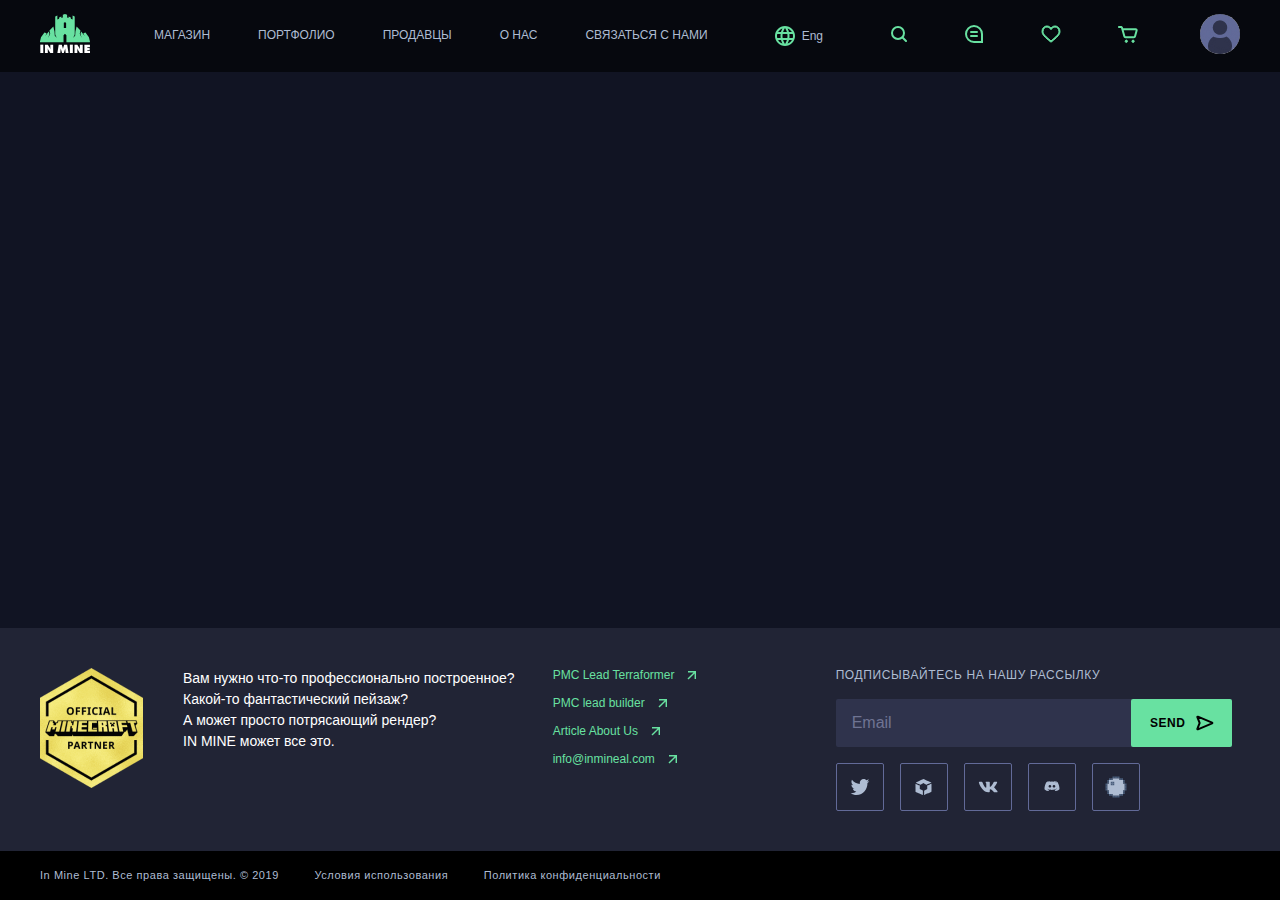
<file: page.html>
<!DOCTYPE html>
<html lang="en">

<head>
  <meta charset="UTF-8">
  <meta name="viewport" content="width=device-width, initial-scale=1.0">
  <title>InMine</title>
  <link rel="stylesheet" href="css/libs.min.css">
  <link rel="stylesheet" href="css/style.min.css">
</head>

<body>
  <div class="wrapper">
    <div class="content">
      <header class="header">
        <div class="header__inner">
          <div class="header__top-wrapper">
            <div class="container">
              <div class="header__inner-top">
                <div class="header__logo">
                  <a class="header__logo-link" href="index.html">
                    <img src="images/icons/header-logo-top.svg" alt="">
                  </a>
                </div>
                <div class="menu-btn">
                  <div class="menu-btn__row"></div>
                  <div class="menu-btn__row"></div>
                  <div class="menu-btn__row"></div>
                </div>
                <nav class="header__menu">
                  <ul class="header__menu-list">
                    <li class="header__menu-item">
                      <a class="header__menu-link" href="store.html">Магазин</a>
                    </li>
                    <li class="header__menu-item">
                      <a class="header__menu-link" href="portfolio.html">Портфолио</a>
                    </li>
                    <li class="header__menu-item">
                      <a class="header__menu-link" href="sellers.html">Продавцы</a>
                    </li>
                    <li class="header__menu-item">
                      <a class="header__menu-link" href="about-us.html">О нас</a>
                    </li>
                    <li class="header__menu-item">
                      <a class="header__menu-link" href="contact.html">Связаться с нами</a>
                    </li>
                  </ul>
                </nav>
                <div class="header__lang">
                  <button><img src="images/icons/header-language.svg" alt=""></button>
                  <span>Eng</span>
                </div>
                <div class="header__top-icons">
                  <ul class="header__icons-list">
                    <li><a href="page-404.html"><img src="images/icons/loupe.svg" alt=""></a></li>
                    <li><a href="page-404.html"><img src="images/icons/comments.svg" alt=""></a></li>
                    <li><a href="page-404.html"><img src="images/icons/like.svg" alt=""></a></li>
                    <li><a href="page-404.html"><img src="images/icons/basket.svg" alt=""></a></li>
                  </ul>
                </div>
                <div class="header__top-user">
                  <a class="header__user-link" href="product.html">
                    <img src="images/content/user.jpg" alt="">
                  </a>
                </div>
              </div>
            </div>
          </div>
        </div>
      </header>



    </div>

    <footer class="footer">
      <div class="footer__top">
        <div class="container">
          <div class="footer__top-inner">
            <div class="footer__top-info">
              <a class="content-logo" href="product.html">
                <img src="images/header-content-logo.png" alt="">
              </a>
              <p class="header__top-questions">
                Вам нужно что-то профессионально построенное?<br>
                Какой-то фантастический пейзаж?<br>
                А может просто потрясающий рендер?<br>
                IN MINE может все это.
              </p>
              <ul class="header__top-links">
                <li>
                  <a href="page-404.html">PMC Lead Terraformer</a>
                </li>
                <li>
                  <a href="page-404.html">PMC lead builder</a>
                </li>
                <li>
                  <a href="page-404.html">Article About Us</a>
                </li>
                <li>
                  <a class="footer__mail" href="mailto:info@inmineal.com">info@inmineal.com</a>
                </li>
              </ul>
              <div class="header__form">
                <h3 class="header__form-title">
                  подписывайтесь на нашу рассылку
                </h3>
                <form>
                  <input type="text" placeholder="Email">
                  <button type="submit">send</button>
                </form>
                <ul class="social">
                  <a href="product.html">
                    <li><svg width="20" height="16" viewBox="0 0 20 16" fill="none" xmlns="http://www.w3.org/2000/svg">
                        <path
                          d="M19.3334 1.89305C18.6464 2.21429 17.9092 2.43216 17.1346 2.52942C17.9255 2.02968 18.5309 1.23702 18.8178 0.295398C18.076 0.758193 17.2571 1.09424 16.3846 1.27641C15.6859 0.489895 14.6921 0 13.5898 0C11.475 0 9.76033 1.80937 9.76033 4.03969C9.76033 4.35601 9.79415 4.66496 9.85949 4.96039C6.67742 4.79174 3.85579 3.18301 1.96732 0.738495C1.6372 1.33425 1.44941 2.02842 1.44941 2.76943C1.44941 4.1714 2.12595 5.40841 3.15244 6.13213C2.52488 6.10999 1.93465 5.92782 1.41793 5.62502V5.67549C1.41793 7.63256 2.73836 9.2659 4.48918 9.63764C4.1684 9.72873 3.83014 9.7792 3.4802 9.7792C3.23293 9.7792 2.9938 9.75335 2.75934 9.70411C3.2469 11.3104 4.66066 12.4785 6.33569 12.5105C5.02576 13.5937 3.37406 14.2374 1.58007 14.2374C1.27098 14.2374 0.966513 14.2177 0.666748 14.182C2.3616 15.3304 4.37373 16 6.53633 16C13.5805 16 17.431 9.84321 17.431 4.50374L17.4181 3.98063C18.1705 3.41439 18.8213 2.70297 19.3334 1.89305Z"
                          fill="#AEBCD2" />
                      </svg>
                    </li>
                  </a>
                  <a href="product.html">
                    <li>
                      <svg width="17" height="16" viewBox="0 0 17 16" fill="none" xmlns="http://www.w3.org/2000/svg">
                        <path fill-rule="evenodd" clip-rule="evenodd"
                          d="M4.58316 1.79933C2.50883 2.78802 0.806093 3.61268 0.799347 3.6319C0.792601 3.65113 0.855869 3.69303 0.939934 3.72499C1.024 3.75692 1.46931 3.95323 1.92956 4.16118C2.38976 4.36916 3.26925 4.76526 3.88397 5.04142C4.49869 5.31762 5.07238 5.57562 5.15884 5.61483C5.2453 5.654 5.33212 5.68608 5.35184 5.68608C5.37156 5.68608 5.83068 5.44431 6.3722 5.14881C6.91371 4.85331 7.49147 4.53991 7.65613 4.45239C7.82079 4.36484 8.05059 4.23974 8.16683 4.17441C8.28306 4.10904 8.39264 4.05557 8.41036 4.05557C8.42808 4.05557 8.59346 4.14737 8.77783 4.25961C9.08699 4.44773 10.6678 5.39915 11.0925 5.6526C11.3156 5.78577 11.3511 5.78679 11.617 5.6675C11.8581 5.55936 15.3532 4.13653 16.0287 3.87151C16.2756 3.77463 16.4775 3.68681 16.4773 3.67638C16.4771 3.66596 16.3559 3.60237 16.2079 3.5351C16.06 3.46783 15.6066 3.26113 15.2004 3.07579C14.7943 2.89044 14.2644 2.64909 14.0229 2.53946C13.3914 2.25276 12.9575 2.05505 10.5773 0.969207C9.40669 0.435196 8.42772 -0.000946428 8.40178 1.54242e-06C8.37587 0.000949513 6.65748 0.810668 4.58316 1.79933ZM0.510986 8.75997V12.7818L0.840301 12.9268C1.02144 13.0066 1.50193 13.2173 1.90808 13.3952C2.31424 13.5731 2.82617 13.7986 3.04572 13.8963C3.26526 13.9941 3.63349 14.156 3.86401 14.2561C4.09453 14.3563 4.56156 14.5611 4.90185 14.7114C5.24215 14.8618 5.72714 15.0749 5.97961 15.1851C6.23209 15.2953 6.75193 15.5238 7.13485 15.6927C7.51777 15.8617 7.84573 16 7.86366 16C7.88158 16 7.89164 15.0007 7.88597 13.7793L7.87567 11.5586L6.33284 10.7593L4.79001 9.95991L4.79604 8.27112L4.80206 6.58237L4.3031 6.3671C4.02867 6.24868 3.30118 5.93354 2.68646 5.66674C1.06651 4.96365 0.541603 4.73811 0.525356 4.73811C0.517453 4.73811 0.510986 6.54794 0.510986 8.75997ZM15.6994 5.08253C15.2603 5.27148 14.6943 5.51761 14.4415 5.62951C14.1887 5.74137 13.8385 5.89247 13.6631 5.9652C13.4878 6.03797 13.0928 6.20769 12.7855 6.34242L12.2266 6.58734V8.28052V9.97375L11.9073 10.137C11.4831 10.354 9.47267 11.3995 9.28306 11.5018L9.13365 11.5825L9.13338 13.7912C9.13318 15.0061 9.14795 16 9.16615 16C9.18435 16 9.46728 15.8827 9.79484 15.7393C10.726 15.3317 12.5087 14.5466 12.9052 14.3695C13.1028 14.2812 13.3363 14.1791 13.4241 14.1425C13.5719 14.081 14.2329 13.7901 15.1006 13.4047C15.2982 13.3169 15.6907 13.1452 15.9729 13.0231C16.255 12.9009 16.4931 12.7828 16.5021 12.7605C16.511 12.7382 16.5137 10.9243 16.508 8.72952L16.4977 4.73906L15.6994 5.08253Z"
                          fill="#AEBCD2" />
                      </svg>
                    </li>
                  </a>
                  <a href="product.html">
                    <li>
                      <svg width="20" height="12" viewBox="0 0 20 12" fill="none" xmlns="http://www.w3.org/2000/svg">
                        <path
                          d="M19.1142 1.38897C19.2446 0.972233 19.1142 0.666626 18.4975 0.666626H16.4546C15.9348 0.666626 15.6973 0.931008 15.5668 1.22138C15.5668 1.22138 14.5282 3.65817 13.0563 5.23818C12.5813 5.69794 12.3642 5.84312 12.1052 5.84312C11.9758 5.84312 11.7876 5.69794 11.7876 5.2812V1.38897C11.7876 0.888886 11.6376 0.666626 11.2044 0.666626H7.99434C7.67016 0.666626 7.47454 0.897848 7.47454 1.11831C7.47454 1.59151 8.21046 1.70085 8.28591 3.03441V5.92737C8.28591 6.56098 8.1676 6.6766 7.90677 6.6766C7.21464 6.6766 5.53041 4.23084 4.53086 1.43109C4.33617 0.887093 4.13961 0.667523 3.61795 0.667523H1.57601C0.991931 0.667523 0.875488 0.931904 0.875488 1.22228C0.875488 1.74387 1.56762 4.32495 4.09956 7.7386C5.78751 10.0696 8.16388 11.3333 10.3288 11.3333C11.6264 11.3333 11.7866 11.0528 11.7866 10.5688V8.80688C11.7866 8.24586 11.9105 8.13293 12.3214 8.13293C12.6232 8.13293 13.143 8.27991 14.3549 9.40286C15.7392 10.7346 15.9683 11.3324 16.7462 11.3324H18.7881C19.3713 11.3324 19.6628 11.0519 19.4952 10.498C19.3117 9.94686 18.6503 9.14475 17.7727 8.19567C17.2958 7.65436 16.5832 7.07182 16.3661 6.78056C16.0634 6.40505 16.1509 6.23925 16.3661 5.90586C16.367 5.90675 18.8552 2.53522 19.1142 1.38897Z"
                          fill="#AEBCD2" />
                      </svg>
                    </li>
                  </a>
                  <a href="product.html">
                    <li>
                      <svg width="16" height="12" viewBox="0 0 16 12" fill="none" xmlns="http://www.w3.org/2000/svg">
                        <path fill-rule="evenodd" clip-rule="evenodd"
                          d="M5.95667 0.000485895C5.95667 0.000485895 4.22864 -0.0629029 2.36432 1.25835C2.36432 1.25835 0.5 4.3723 0.5 8.21126C0.5 8.21126 1.53336 9.93463 4.36697 10C4.36697 10 4.78092 9.47209 5.19894 9.00758C3.6072 8.54405 2.9878 7.61699 2.9878 7.61699L3.51973 7.88045C3.62253 7.92109 3.72572 7.96242 3.82966 8.00405L3.82978 8.0041C5.2991 8.5926 6.91646 9.24039 9.65582 8.80751L9.69873 8.79825C10.3039 8.66769 10.91 8.53692 11.5151 8.27762C11.626 8.22307 11.744 8.16853 11.8681 8.11115L11.8683 8.11104C12.1949 7.9601 12.5642 7.7894 12.9583 7.54766C12.9583 7.54766 12.3379 8.47472 10.68 8.93825C11.0218 9.39979 11.5018 9.92869 11.5018 9.92869C13.8244 9.88 14.9834 8.71423 15.3605 8.33495C15.4437 8.25134 15.4888 8.20595 15.5 8.21918C15.5 4.38617 13.6245 1.26627 13.6245 1.26627C11.9483 0.0727876 10.382 0.0193041 10.086 0.0183129L9.89687 0.199564C12.0378 0.793831 13.0742 1.72188 13.0742 1.72188C9.96806 0.232249 6.61269 0.147071 3.54007 1.32372C3.05696 1.52478 2.78031 1.65651 2.78031 1.65651C2.78031 1.65651 3.81469 0.664082 6.09601 0.134195L5.95667 0.000485895ZM10.0921 0.0133609L10.1257 0.00147579H10.1044L10.0921 0.0133609ZM11.3493 5.28263C11.3493 6.01197 10.7422 6.60322 9.99319 6.60322C9.24423 6.60322 8.63708 6.01197 8.63708 5.28263C8.63708 4.55328 9.24423 3.96204 9.99319 3.96204C10.7422 3.96204 11.3493 4.55328 11.3493 5.28263ZM5.92498 6.60322C6.67394 6.60322 7.2811 6.01197 7.2811 5.28263C7.2811 4.55328 6.67394 3.96204 5.92498 3.96204C5.17602 3.96204 4.56887 4.55328 4.56887 5.28263C4.56887 6.01197 5.17602 6.60322 5.92498 6.60322Z"
                          fill="#AEBCD2" />
                      </svg>
                    </li>
                  </a>
                  <a href="product.html">
                    <li>
                      <svg width="22" height="22" viewBox="0 0 22 22" fill="none" xmlns="http://www.w3.org/2000/svg">
                        <path
                          d="M4 7.50024V4.00024H7.5V2.25024H14.5V4.00024H18V7.50024H19.75V14.5002H18V18.0002H14.5V19.7502H7.5V18.0002H4V14.5002H2.25V7.50024H4Z"
                          fill="#AEBCD2" />
                        <rect x="0.5" y="7.50024" width="1.75" height="1.75" fill="#495D7B" />
                        <rect x="0.5" y="9.24976" width="1.75" height="1.75" fill="#495D7B" />
                        <rect x="2.25" y="3.99976" width="1.75" height="1.75" fill="#495D7B" />
                        <rect x="4" y="2.25024" width="1.75" height="1.75" fill="#495D7B" />
                        <rect x="5.75" y="2.25024" width="1.75" height="1.75" fill="#495D7B" />
                        <rect x="14.5" y="2.25024" width="1.75" height="1.75" fill="#495D7B" />
                        <rect x="16.25" y="2.25024" width="1.75" height="1.75" fill="#495D7B" />
                        <rect x="7.5" y="0.5" width="1.75" height="1.75" fill="#495D7B" />
                        <rect x="9.25" y="0.5" width="1.75" height="1.75" fill="#495D7B" />
                        <rect x="11" y="0.5" width="1.75" height="1.75" fill="#495D7B" />
                        <rect x="12.75" y="0.5" width="1.75" height="1.75" fill="#495D7B" />
                        <rect x="2.25" y="5.75" width="1.75" height="1.75" fill="#495D7B" />
                        <rect x="5.75" y="5.75" width="1.75" height="1.75" fill="#495D7B" />
                        <rect x="7.5" y="5.75" width="1.75" height="1.75" fill="#495D7B" />
                        <rect x="5.75" y="7.50024" width="1.75" height="1.75" fill="#495D7B" />
                        <rect x="7.5" y="7.50024" width="1.75" height="1.75" fill="#495D7B" />
                        <rect x="0.5" y="11" width="1.75" height="1.75" fill="#495D7B" />
                        <rect x="0.5" y="12.7502" width="1.75" height="1.75" fill="#495D7B" />
                        <rect width="1.75" height="1.75" transform="matrix(-1 0 0 1 21.5 7.50024)" fill="#495D7B" />
                        <rect width="1.75" height="1.75" transform="matrix(-1 0 0 1 21.5 9.24976)" fill="#495D7B" />
                        <rect width="1.75" height="1.75" transform="matrix(-1 0 0 1 19.75 3.99976)" fill="#495D7B" />
                        <rect width="1.75" height="1.75" transform="matrix(-1 0 0 1 19.75 5.75)" fill="#495D7B" />
                        <rect width="1.75" height="1.75" transform="matrix(1 0 0 -1 2.25 18.0002)" fill="#495D7B" />
                        <rect width="1.75" height="1.75" transform="matrix(1 0 0 -1 4 19.7498)" fill="#495D7B" />
                        <rect width="1.75" height="1.75" transform="matrix(1 0 0 -1 5.75 19.7498)" fill="#495D7B" />
                        <rect width="1.75" height="1.75" transform="matrix(1 0 0 -1 14.5 19.7498)" fill="#495D7B" />
                        <rect width="1.75" height="1.75" transform="matrix(1 0 0 -1 16.25 19.7498)" fill="#495D7B" />
                        <rect width="1.75" height="1.75" transform="matrix(1 0 0 -1 7.5 21.5)" fill="#495D7B" />
                        <rect width="1.75" height="1.75" transform="matrix(1 0 0 -1 9.25 21.5)" fill="#495D7B" />
                        <rect width="1.75" height="1.75" transform="matrix(1 0 0 -1 11 21.5)" fill="#495D7B" />
                        <rect width="1.75" height="1.75" transform="matrix(1 0 0 -1 12.75 21.5)" fill="#495D7B" />
                        <rect width="1.75" height="1.75" transform="matrix(1 0 0 -1 2.25 16.25)" fill="#495D7B" />
                        <rect x="19.75" y="18.0002" width="1.75" height="1.75" transform="rotate(-180 19.75 18.0002)"
                          fill="#495D7B" />
                        <rect x="19.75" y="16.25" width="1.75" height="1.75" transform="rotate(-180 19.75 16.25)"
                          fill="#495D7B" />
                        <rect width="1.75" height="1.75" transform="matrix(-1 0 0 1 21.5 11)" fill="#495D7B" />
                        <rect width="1.75" height="1.75" transform="matrix(-1 0 0 1 21.5 12.7502)" fill="#495D7B" />
                      </svg>
                    </li>
                  </a>
                </ul>
              </div>
            </div>
          </div>
        </div>
      </div>
      <div class="footer__bottom">
        <div class="container">
          <div class="footer__bottom-inner">
            <div class="footer__copy">
              In Mine LTD. Все права защищены. © 2019
            </div>
            <div class="header__bottom-links">
              <a href="page-404.html">Условия использования</a>
              <a href="page-404.html">Политика конфиденциальности</a>
            </div>
          </div>
        </div>
      </div>
    </footer>
  </div>




  <script src="https://ajax.googleapis.com/ajax/libs/jquery/3.5.1/jquery.min.js"></script>
  <script src="js/libs.min.js"></script>
  <script src="js/main.js"></script>
</body>

</html>
</file>
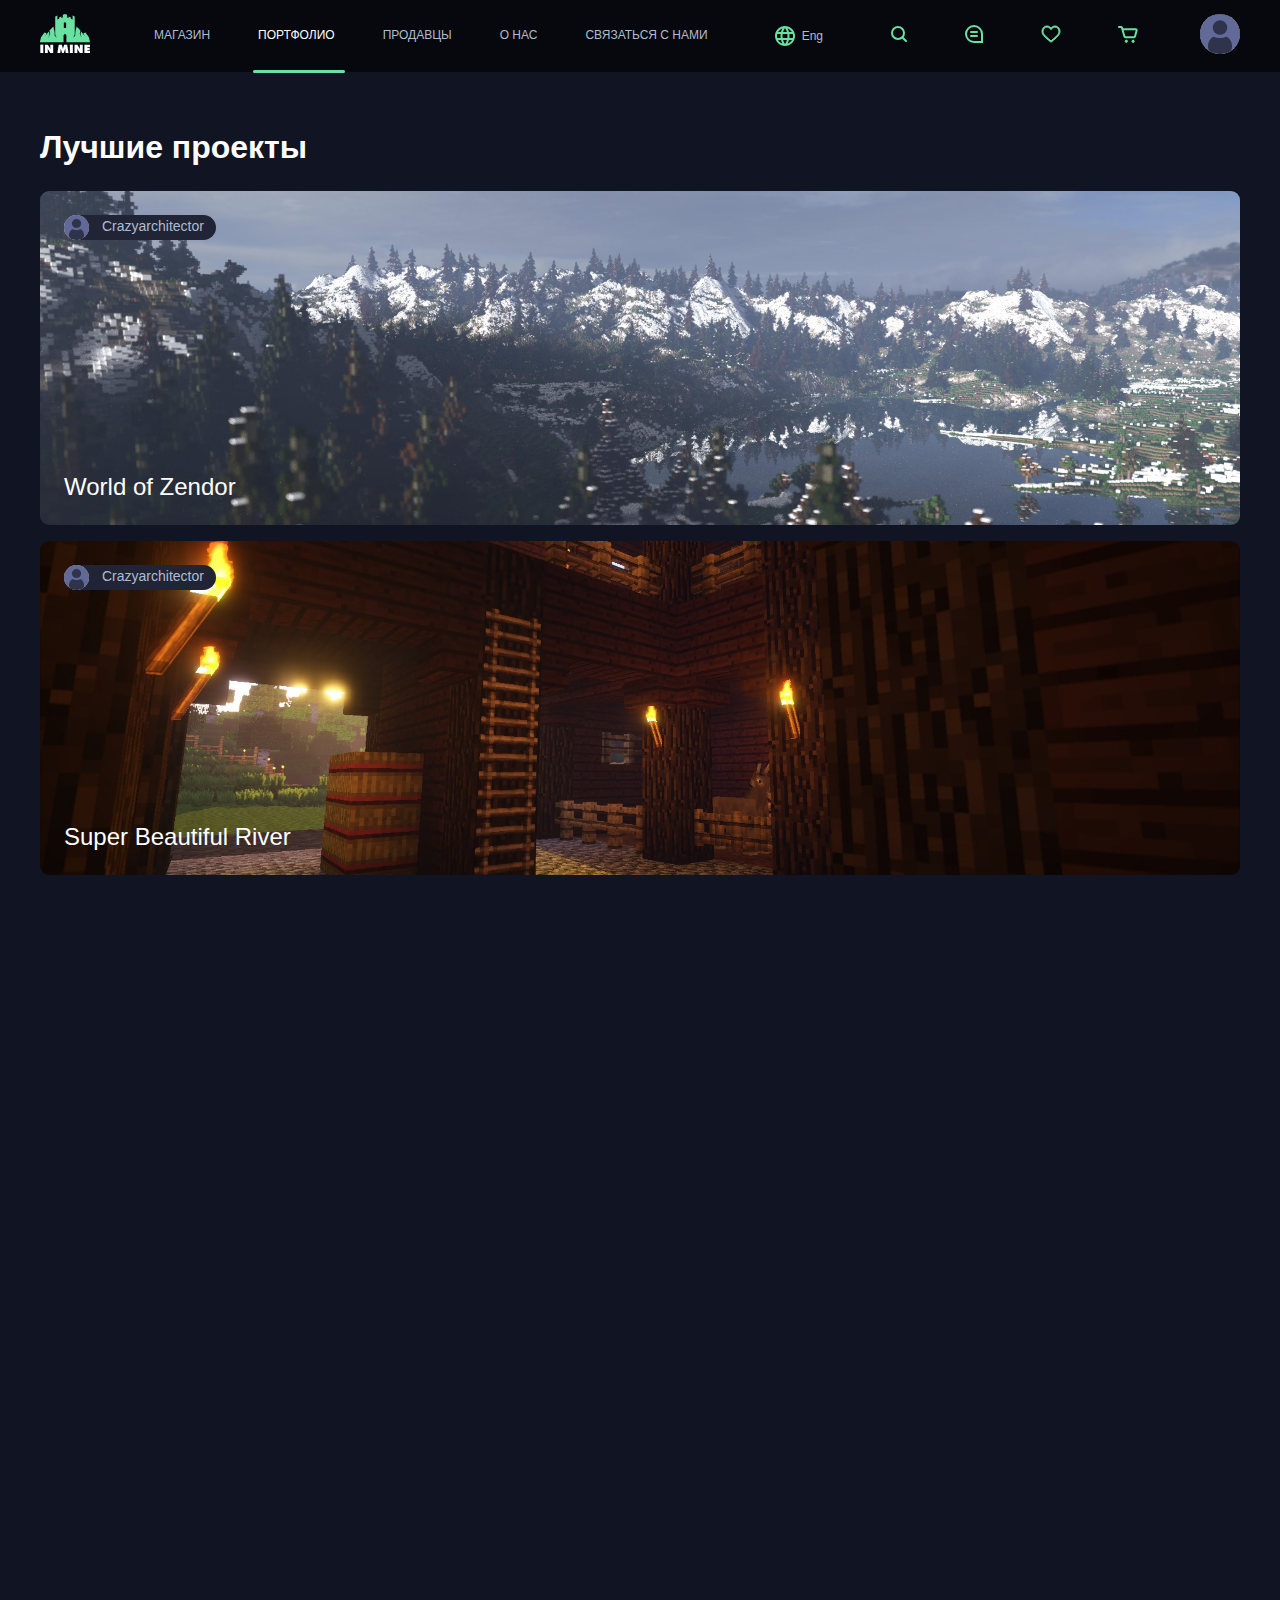
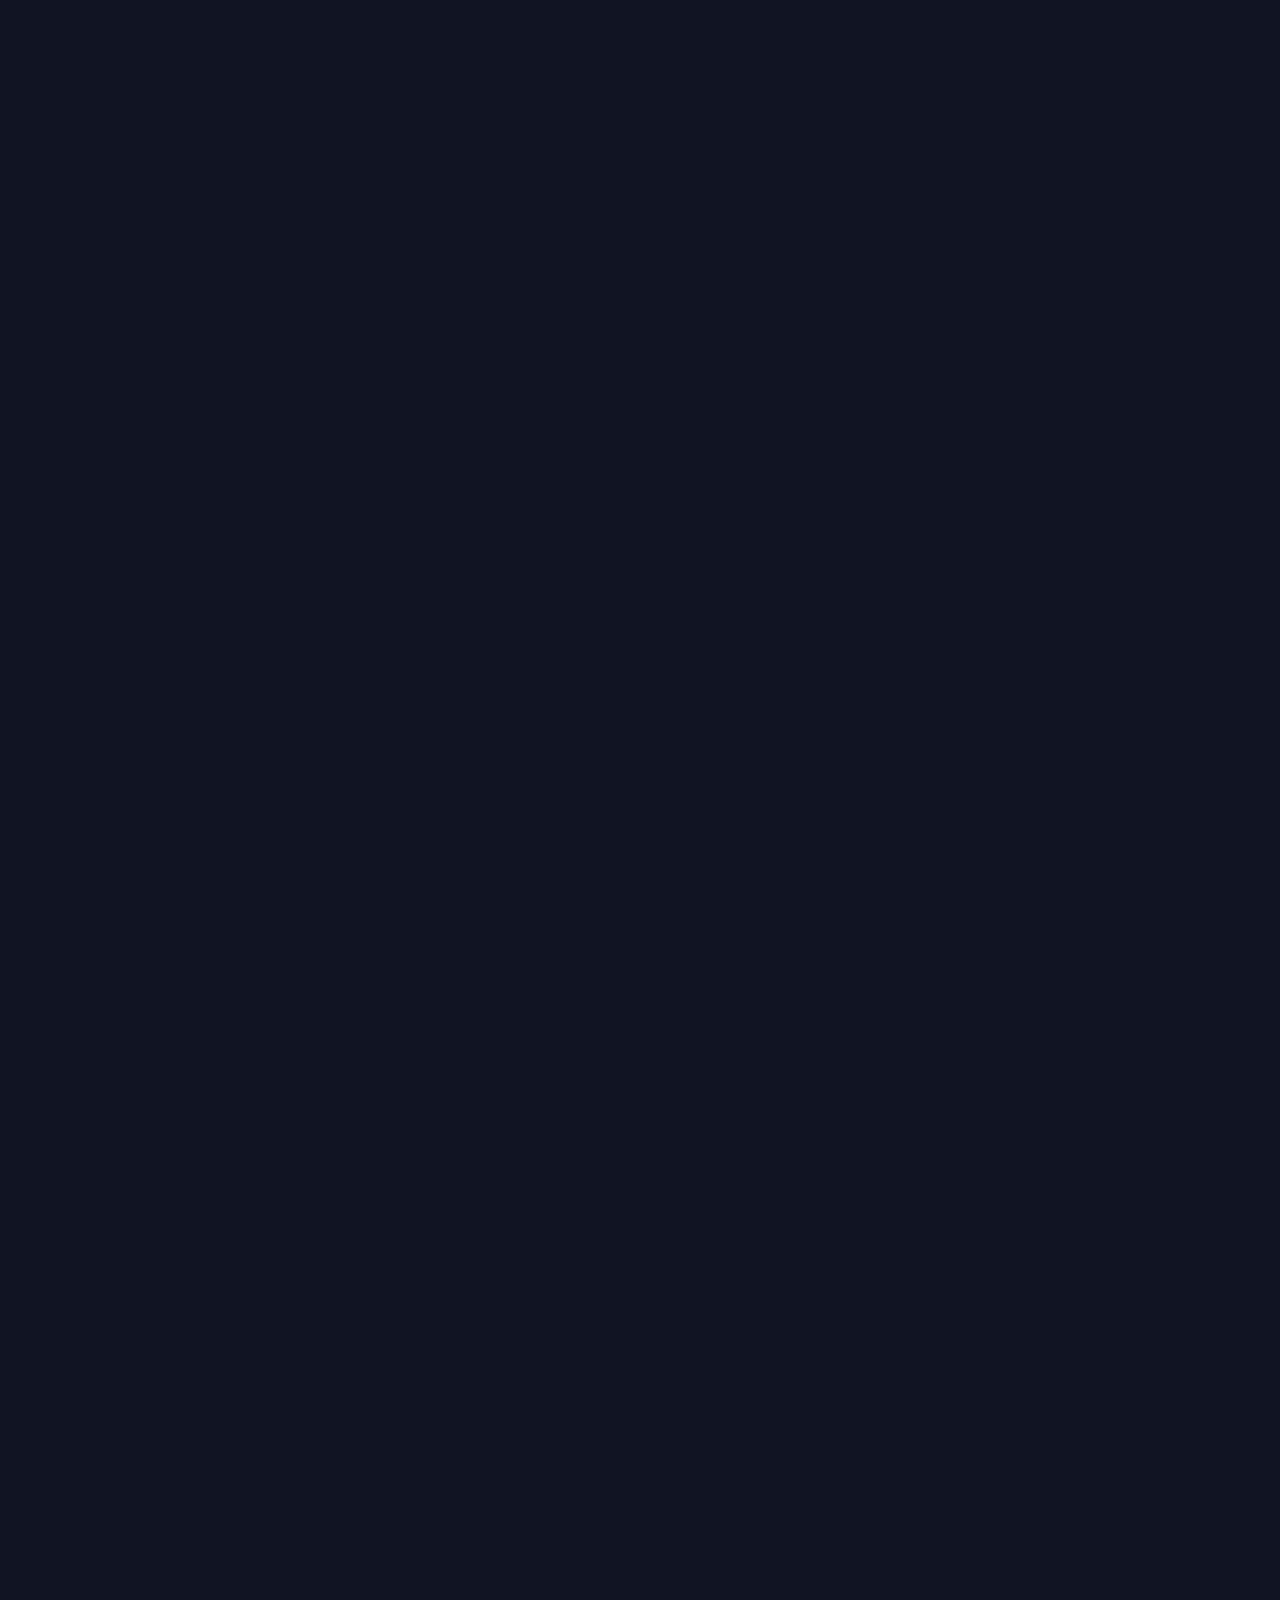
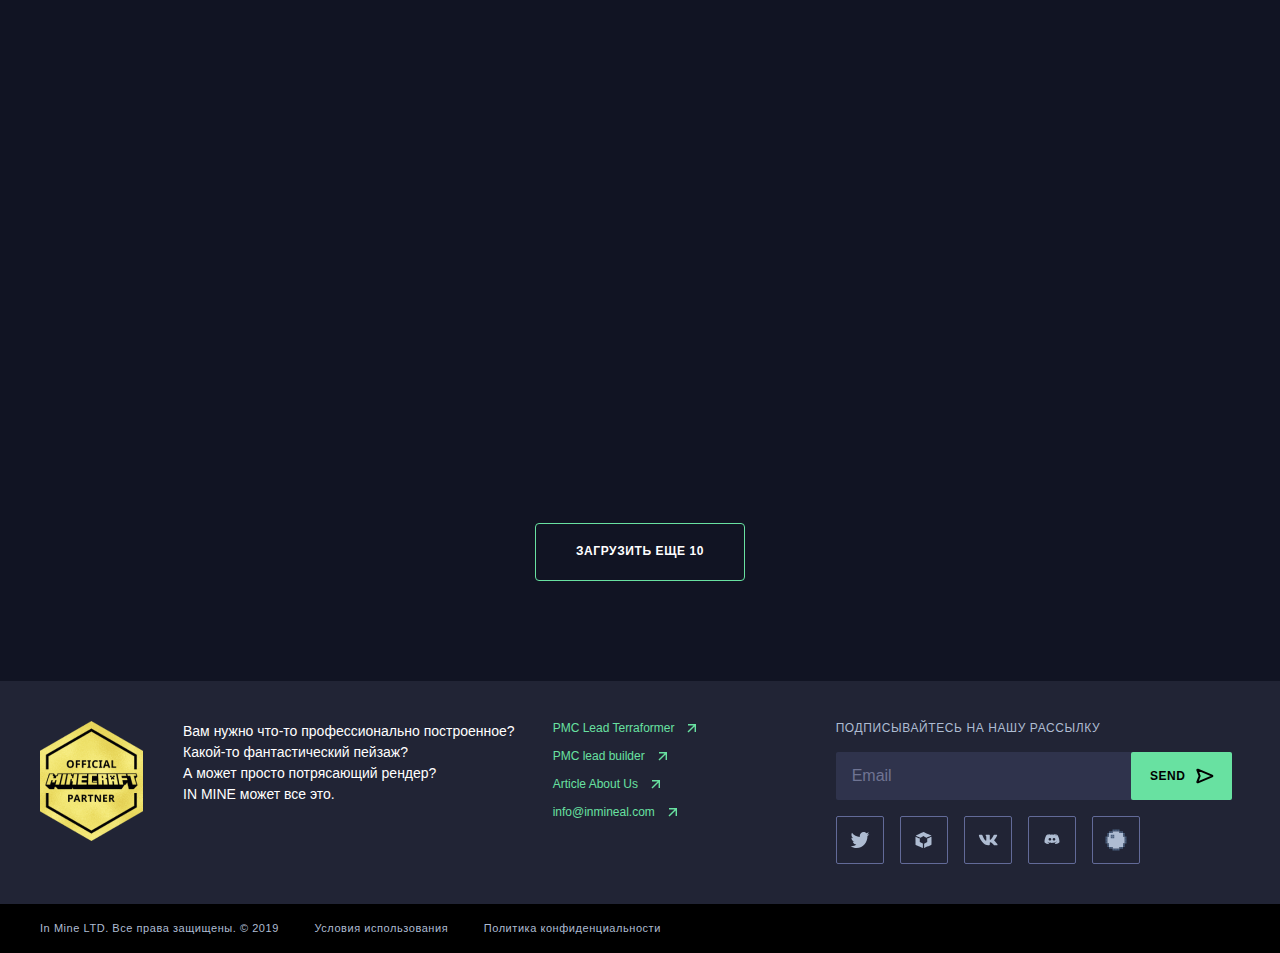
<file: portfolio.html>
<!DOCTYPE html>
<html lang="en">

<head>
  <meta charset="UTF-8">
  <meta name="viewport" content="width=device-width, initial-scale=1.0">
  <title>InMine</title>
  <link rel="stylesheet" href="css/libs.min.css">
  <link rel="stylesheet" href="css/style.min.css">
</head>

<body>
  <div class="wrapper">
    <div class="content">
      <header class="header">
        <div class="header__inner">
          <div class="header__top-wrapper">
            <div class="container">
              <div class="header__inner-top">
                <div class="header__logo">
                  <a class="header__logo-link" href="index.html">
                    <img src="images/icons/header-logo-top.svg" alt="">
                  </a>
                </div>
                <div class="menu-btn">
                  <div class="menu-btn__row"></div>
                  <div class="menu-btn__row"></div>
                  <div class="menu-btn__row"></div>
                </div>
                <nav class="header__menu">
                  <ul class="header__menu-list">
                    <li class="header__menu-item">
                      <a class="header__menu-link" href="store.html">Магазин</a>
                    </li>
                    <li class="header__menu-item">
                      <a class="header__menu-link active" href="portfolio.html">Портфолио</a>
                    </li>
                    <li class="header__menu-item">
                      <a class="header__menu-link" href="sellers.html">Продавцы</a>
                    </li>
                    <li class="header__menu-item">
                      <a class="header__menu-link" href="about-us.html">О нас</a>
                    </li>
                    <li class="header__menu-item">
                      <a class="header__menu-link" href="contact.html">Связаться с нами</a>
                    </li>
                  </ul>
                </nav>
                <div class="header__lang">
                  <button><img src="images/icons/header-language.svg" alt=""></button>
                  <span>Eng</span>
                </div>
                <div class="header__top-icons">
                  <ul class="header__icons-list">
                    <li><a href="page-404.html"><img src="images/icons/loupe.svg" alt=""></a></li>
                    <li><a href="page-404.html"><img src="images/icons/comments.svg" alt=""></a></li>
                    <li><a href="page-404.html"><img src="images/icons/like.svg" alt=""></a></li>
                    <li><a href="page-404.html"><img src="images/icons/basket.svg" alt=""></a></li>
                  </ul>
                </div>
                <div class="header__top-user">
                  <a class="header__user-link" href="product.html">
                    <img src="images/content/user.jpg" alt="">
                  </a>
                </div>
              </div>
            </div>
          </div>
        </div>
      </header>
      <section class="portfolio best-projects">
        <div class="container">
          <div class="section-title">
            Лучшие проекты
          </div>
          <div class="best-projects__inner">
            <a class="best-projects__item animate__animated animate__fadeInLeftBig wow"data-wow-delay="0.20s" href="product.html">
              <div class="best-projects__item-user">
                <img src="images/content/user.jpg" alt="">
                <span>Crazyarchitector</span>
              </div>
              <div class="best-projects__item-bg" style="background-image: url(images/content/best-product-1.jpg);">
              </div>
              <div class="best-projects__item-title">
                World of Zendor
              </div>
            </a>
            <a class="best-projects__item animate__animated animate__fadeInRightBig wow" data-wow-delay="0.20s" href="product.html">
              <div class="best-projects__item-user">
                <img src="images/content/user.jpg" alt="">
                <span>Crazyarchitector</span>
              </div>
              <div class="best-projects__item-bg" style="background-image: url(images/slider-bg.jpg);"></div>
              <div class="best-projects__item-title">
                Super Beautiful River
              </div>
            </a>
            <a class="best-projects__item animate__animated animate__fadeInLeftBig wow" data-wow-delay="0.20s" href="product.html">
              <div class="best-projects__item-user">
                <img src="images/content/user.jpg" alt="">
                <span>Crazyarchitector</span>
              </div>
              <div class="best-projects__item-bg" style="background-image: url(images/main.png);"></div>
              <div class="best-projects__item-title">
                Super Mega Castle
              </div>
            </a>
            <a class="best-projects__item animate__animated animate__fadeInRightBig wow" data-wow-delay="0.20s" href="product.html">
              <div class="best-projects__item-user">
                <img src="images/content/user.jpg" alt="">
                <span>Crazyarchitector</span>
              </div>
              <div class="best-projects__item-bg" style="background-image: url(images/header-bg.jpg);">
              </div>
              <div class="best-projects__item-title">
                World of Zendor
              </div>
            </a>
            <a class="best-projects__item animate__animated animate__fadeInLeftBig wow" data-wow-delay="0.20s" href="product.html">
              <div class="best-projects__item-user">
                <img src="images/content/user.jpg" alt="">
                <span>Crazyarchitector</span>
              </div>
              <div class="best-projects__item-bg" style="background-image: url(images/header-bg-4.jpg);"></div>
              <div class="best-projects__item-title">
                Super Mega Castle
              </div>
            </a>
            <a class="best-projects__item animate__animated animate__fadeInRightBig wow" data-wow-delay="0.20s" href="product.html">
              <div class="best-projects__item-user">
                <img src="images/content/user.jpg" alt="">
                <span>Crazyarchitector</span>
              </div>
              <div class="best-projects__item-bg" style="background-image: url(images/header-bg-2.jpg);"></div>
              <div class="best-projects__item-title">
                Super Beautiful River
              </div>
            </a>
            <a class="best-projects__item animate__animated animate__fadeInLeftBig wow" data-wow-delay="0.20s" href="product.html">
              <div class="best-projects__item-user">
                <img src="images/content/user.jpg" alt="">
                <span>Crazyarchitector</span>
              </div>
              <div class="best-projects__item-bg" style="background-image: url(images/content/best-product-1.jpg);">
              </div>
              <div class="best-projects__item-title">
                World of Zendor
              </div>
            </a>
            <a class="best-projects__item animate__animated animate__fadeInRightBig wow" data-wow-delay="0.20s" href="product.html">
              <div class="best-projects__item-user">
                <img src="images/content/user.jpg" alt="">
                <span>Crazyarchitector</span>
              </div>
              <div class="best-projects__item-bg" style="background-image: url(images/header-bg-4.jpg);"></div>
              <div class="best-projects__item-title">
                Super Mega Castle
              </div>
            </a>
            <a class="best-projects__item animate__animated animate__fadeInLeftBig wow" data-wow-delay="0.20s" href="product.html">
              <div class="best-projects__item-user">
                <img src="images/content/user.jpg" alt="">
                <span>Crazyarchitector</span>
              </div>
              <div class="best-projects__item-bg" style="background-image: url(images/header-bg-2.jpg);"></div>
              <div class="best-projects__item-title">
                Super Beautiful River
              </div>
            </a>
            <a class="best-projects__item animate__animated animate__fadeInRightBig wow" data-wow-delay="0.20s" href="product.html">
              <div class="best-projects__item-user">
                <img src="images/content/user.jpg" alt="">
                <span>Crazyarchitector</span>
              </div>
              <div class="best-projects__item-bg" style="background-image: url(images/header-bg-3.jpg);"></div>
              <div class="best-projects__item-title">
                Super Beautiful River
              </div>
            </a>
          </div>
          <div class="more-btn">
            <a href="page-404.html">загрузить еще 10</a>
          </div>
        </div>
      </section>


    </div>

    <footer class="footer">
      <div class="footer__top">
        <div class="container">
          <div class="footer__top-inner">
            <div class="footer__top-info">
              <a class="content-logo" href="product.html">
                <img src="images/header-content-logo.png" alt="">
              </a>
              <p class="header__top-questions">
                Вам нужно что-то профессионально построенное?<br>
                Какой-то фантастический пейзаж?<br>
                А может просто потрясающий рендер?<br>
                IN MINE может все это.
              </p>
              <ul class="header__top-links">
                <li>
                  <a href="page-404.html">PMC Lead Terraformer</a>
                </li>
                <li>
                  <a href="page-404.html">PMC lead builder</a>
                </li>
                <li>
                  <a href="page-404.html">Article About Us</a>
                </li>
                <li>
                  <a class="footer__mail" href="mailto:info@inmineal.com">info@inmineal.com</a>
                </li>
              </ul>
              <div class="header__form">
                <h3 class="header__form-title">
                  подписывайтесь на нашу рассылку
                </h3>
                <form>
                  <input type="text" placeholder="Email">
                  <button type="submit">send</button>
                </form>
                <ul class="social">
                  <a href="product.html">
                    <li><svg width="20" height="16" viewBox="0 0 20 16" fill="none" xmlns="http://www.w3.org/2000/svg">
                        <path
                          d="M19.3334 1.89305C18.6464 2.21429 17.9092 2.43216 17.1346 2.52942C17.9255 2.02968 18.5309 1.23702 18.8178 0.295398C18.076 0.758193 17.2571 1.09424 16.3846 1.27641C15.6859 0.489895 14.6921 0 13.5898 0C11.475 0 9.76033 1.80937 9.76033 4.03969C9.76033 4.35601 9.79415 4.66496 9.85949 4.96039C6.67742 4.79174 3.85579 3.18301 1.96732 0.738495C1.6372 1.33425 1.44941 2.02842 1.44941 2.76943C1.44941 4.1714 2.12595 5.40841 3.15244 6.13213C2.52488 6.10999 1.93465 5.92782 1.41793 5.62502V5.67549C1.41793 7.63256 2.73836 9.2659 4.48918 9.63764C4.1684 9.72873 3.83014 9.7792 3.4802 9.7792C3.23293 9.7792 2.9938 9.75335 2.75934 9.70411C3.2469 11.3104 4.66066 12.4785 6.33569 12.5105C5.02576 13.5937 3.37406 14.2374 1.58007 14.2374C1.27098 14.2374 0.966513 14.2177 0.666748 14.182C2.3616 15.3304 4.37373 16 6.53633 16C13.5805 16 17.431 9.84321 17.431 4.50374L17.4181 3.98063C18.1705 3.41439 18.8213 2.70297 19.3334 1.89305Z"
                          fill="#AEBCD2" />
                      </svg>
                    </li>
                  </a>
                  <a href="product.html">
                    <li>
                      <svg width="17" height="16" viewBox="0 0 17 16" fill="none" xmlns="http://www.w3.org/2000/svg">
                        <path fill-rule="evenodd" clip-rule="evenodd"
                          d="M4.58316 1.79933C2.50883 2.78802 0.806093 3.61268 0.799347 3.6319C0.792601 3.65113 0.855869 3.69303 0.939934 3.72499C1.024 3.75692 1.46931 3.95323 1.92956 4.16118C2.38976 4.36916 3.26925 4.76526 3.88397 5.04142C4.49869 5.31762 5.07238 5.57562 5.15884 5.61483C5.2453 5.654 5.33212 5.68608 5.35184 5.68608C5.37156 5.68608 5.83068 5.44431 6.3722 5.14881C6.91371 4.85331 7.49147 4.53991 7.65613 4.45239C7.82079 4.36484 8.05059 4.23974 8.16683 4.17441C8.28306 4.10904 8.39264 4.05557 8.41036 4.05557C8.42808 4.05557 8.59346 4.14737 8.77783 4.25961C9.08699 4.44773 10.6678 5.39915 11.0925 5.6526C11.3156 5.78577 11.3511 5.78679 11.617 5.6675C11.8581 5.55936 15.3532 4.13653 16.0287 3.87151C16.2756 3.77463 16.4775 3.68681 16.4773 3.67638C16.4771 3.66596 16.3559 3.60237 16.2079 3.5351C16.06 3.46783 15.6066 3.26113 15.2004 3.07579C14.7943 2.89044 14.2644 2.64909 14.0229 2.53946C13.3914 2.25276 12.9575 2.05505 10.5773 0.969207C9.40669 0.435196 8.42772 -0.000946428 8.40178 1.54242e-06C8.37587 0.000949513 6.65748 0.810668 4.58316 1.79933ZM0.510986 8.75997V12.7818L0.840301 12.9268C1.02144 13.0066 1.50193 13.2173 1.90808 13.3952C2.31424 13.5731 2.82617 13.7986 3.04572 13.8963C3.26526 13.9941 3.63349 14.156 3.86401 14.2561C4.09453 14.3563 4.56156 14.5611 4.90185 14.7114C5.24215 14.8618 5.72714 15.0749 5.97961 15.1851C6.23209 15.2953 6.75193 15.5238 7.13485 15.6927C7.51777 15.8617 7.84573 16 7.86366 16C7.88158 16 7.89164 15.0007 7.88597 13.7793L7.87567 11.5586L6.33284 10.7593L4.79001 9.95991L4.79604 8.27112L4.80206 6.58237L4.3031 6.3671C4.02867 6.24868 3.30118 5.93354 2.68646 5.66674C1.06651 4.96365 0.541603 4.73811 0.525356 4.73811C0.517453 4.73811 0.510986 6.54794 0.510986 8.75997ZM15.6994 5.08253C15.2603 5.27148 14.6943 5.51761 14.4415 5.62951C14.1887 5.74137 13.8385 5.89247 13.6631 5.9652C13.4878 6.03797 13.0928 6.20769 12.7855 6.34242L12.2266 6.58734V8.28052V9.97375L11.9073 10.137C11.4831 10.354 9.47267 11.3995 9.28306 11.5018L9.13365 11.5825L9.13338 13.7912C9.13318 15.0061 9.14795 16 9.16615 16C9.18435 16 9.46728 15.8827 9.79484 15.7393C10.726 15.3317 12.5087 14.5466 12.9052 14.3695C13.1028 14.2812 13.3363 14.1791 13.4241 14.1425C13.5719 14.081 14.2329 13.7901 15.1006 13.4047C15.2982 13.3169 15.6907 13.1452 15.9729 13.0231C16.255 12.9009 16.4931 12.7828 16.5021 12.7605C16.511 12.7382 16.5137 10.9243 16.508 8.72952L16.4977 4.73906L15.6994 5.08253Z"
                          fill="#AEBCD2" />
                      </svg>
                    </li>
                  </a>
                  <a href="product.html">
                    <li>
                      <svg width="20" height="12" viewBox="0 0 20 12" fill="none" xmlns="http://www.w3.org/2000/svg">
                        <path
                          d="M19.1142 1.38897C19.2446 0.972233 19.1142 0.666626 18.4975 0.666626H16.4546C15.9348 0.666626 15.6973 0.931008 15.5668 1.22138C15.5668 1.22138 14.5282 3.65817 13.0563 5.23818C12.5813 5.69794 12.3642 5.84312 12.1052 5.84312C11.9758 5.84312 11.7876 5.69794 11.7876 5.2812V1.38897C11.7876 0.888886 11.6376 0.666626 11.2044 0.666626H7.99434C7.67016 0.666626 7.47454 0.897848 7.47454 1.11831C7.47454 1.59151 8.21046 1.70085 8.28591 3.03441V5.92737C8.28591 6.56098 8.1676 6.6766 7.90677 6.6766C7.21464 6.6766 5.53041 4.23084 4.53086 1.43109C4.33617 0.887093 4.13961 0.667523 3.61795 0.667523H1.57601C0.991931 0.667523 0.875488 0.931904 0.875488 1.22228C0.875488 1.74387 1.56762 4.32495 4.09956 7.7386C5.78751 10.0696 8.16388 11.3333 10.3288 11.3333C11.6264 11.3333 11.7866 11.0528 11.7866 10.5688V8.80688C11.7866 8.24586 11.9105 8.13293 12.3214 8.13293C12.6232 8.13293 13.143 8.27991 14.3549 9.40286C15.7392 10.7346 15.9683 11.3324 16.7462 11.3324H18.7881C19.3713 11.3324 19.6628 11.0519 19.4952 10.498C19.3117 9.94686 18.6503 9.14475 17.7727 8.19567C17.2958 7.65436 16.5832 7.07182 16.3661 6.78056C16.0634 6.40505 16.1509 6.23925 16.3661 5.90586C16.367 5.90675 18.8552 2.53522 19.1142 1.38897Z"
                          fill="#AEBCD2" />
                      </svg>
                    </li>
                  </a>
                  <a href="product.html">
                    <li>
                      <svg width="16" height="12" viewBox="0 0 16 12" fill="none" xmlns="http://www.w3.org/2000/svg">
                        <path fill-rule="evenodd" clip-rule="evenodd"
                          d="M5.95667 0.000485895C5.95667 0.000485895 4.22864 -0.0629029 2.36432 1.25835C2.36432 1.25835 0.5 4.3723 0.5 8.21126C0.5 8.21126 1.53336 9.93463 4.36697 10C4.36697 10 4.78092 9.47209 5.19894 9.00758C3.6072 8.54405 2.9878 7.61699 2.9878 7.61699L3.51973 7.88045C3.62253 7.92109 3.72572 7.96242 3.82966 8.00405L3.82978 8.0041C5.2991 8.5926 6.91646 9.24039 9.65582 8.80751L9.69873 8.79825C10.3039 8.66769 10.91 8.53692 11.5151 8.27762C11.626 8.22307 11.744 8.16853 11.8681 8.11115L11.8683 8.11104C12.1949 7.9601 12.5642 7.7894 12.9583 7.54766C12.9583 7.54766 12.3379 8.47472 10.68 8.93825C11.0218 9.39979 11.5018 9.92869 11.5018 9.92869C13.8244 9.88 14.9834 8.71423 15.3605 8.33495C15.4437 8.25134 15.4888 8.20595 15.5 8.21918C15.5 4.38617 13.6245 1.26627 13.6245 1.26627C11.9483 0.0727876 10.382 0.0193041 10.086 0.0183129L9.89687 0.199564C12.0378 0.793831 13.0742 1.72188 13.0742 1.72188C9.96806 0.232249 6.61269 0.147071 3.54007 1.32372C3.05696 1.52478 2.78031 1.65651 2.78031 1.65651C2.78031 1.65651 3.81469 0.664082 6.09601 0.134195L5.95667 0.000485895ZM10.0921 0.0133609L10.1257 0.00147579H10.1044L10.0921 0.0133609ZM11.3493 5.28263C11.3493 6.01197 10.7422 6.60322 9.99319 6.60322C9.24423 6.60322 8.63708 6.01197 8.63708 5.28263C8.63708 4.55328 9.24423 3.96204 9.99319 3.96204C10.7422 3.96204 11.3493 4.55328 11.3493 5.28263ZM5.92498 6.60322C6.67394 6.60322 7.2811 6.01197 7.2811 5.28263C7.2811 4.55328 6.67394 3.96204 5.92498 3.96204C5.17602 3.96204 4.56887 4.55328 4.56887 5.28263C4.56887 6.01197 5.17602 6.60322 5.92498 6.60322Z"
                          fill="#AEBCD2" />
                      </svg>
                    </li>
                  </a>
                  <a href="product.html">
                    <li>
                      <svg width="22" height="22" viewBox="0 0 22 22" fill="none" xmlns="http://www.w3.org/2000/svg">
                        <path
                          d="M4 7.50024V4.00024H7.5V2.25024H14.5V4.00024H18V7.50024H19.75V14.5002H18V18.0002H14.5V19.7502H7.5V18.0002H4V14.5002H2.25V7.50024H4Z"
                          fill="#AEBCD2" />
                        <rect x="0.5" y="7.50024" width="1.75" height="1.75" fill="#495D7B" />
                        <rect x="0.5" y="9.24976" width="1.75" height="1.75" fill="#495D7B" />
                        <rect x="2.25" y="3.99976" width="1.75" height="1.75" fill="#495D7B" />
                        <rect x="4" y="2.25024" width="1.75" height="1.75" fill="#495D7B" />
                        <rect x="5.75" y="2.25024" width="1.75" height="1.75" fill="#495D7B" />
                        <rect x="14.5" y="2.25024" width="1.75" height="1.75" fill="#495D7B" />
                        <rect x="16.25" y="2.25024" width="1.75" height="1.75" fill="#495D7B" />
                        <rect x="7.5" y="0.5" width="1.75" height="1.75" fill="#495D7B" />
                        <rect x="9.25" y="0.5" width="1.75" height="1.75" fill="#495D7B" />
                        <rect x="11" y="0.5" width="1.75" height="1.75" fill="#495D7B" />
                        <rect x="12.75" y="0.5" width="1.75" height="1.75" fill="#495D7B" />
                        <rect x="2.25" y="5.75" width="1.75" height="1.75" fill="#495D7B" />
                        <rect x="5.75" y="5.75" width="1.75" height="1.75" fill="#495D7B" />
                        <rect x="7.5" y="5.75" width="1.75" height="1.75" fill="#495D7B" />
                        <rect x="5.75" y="7.50024" width="1.75" height="1.75" fill="#495D7B" />
                        <rect x="7.5" y="7.50024" width="1.75" height="1.75" fill="#495D7B" />
                        <rect x="0.5" y="11" width="1.75" height="1.75" fill="#495D7B" />
                        <rect x="0.5" y="12.7502" width="1.75" height="1.75" fill="#495D7B" />
                        <rect width="1.75" height="1.75" transform="matrix(-1 0 0 1 21.5 7.50024)" fill="#495D7B" />
                        <rect width="1.75" height="1.75" transform="matrix(-1 0 0 1 21.5 9.24976)" fill="#495D7B" />
                        <rect width="1.75" height="1.75" transform="matrix(-1 0 0 1 19.75 3.99976)" fill="#495D7B" />
                        <rect width="1.75" height="1.75" transform="matrix(-1 0 0 1 19.75 5.75)" fill="#495D7B" />
                        <rect width="1.75" height="1.75" transform="matrix(1 0 0 -1 2.25 18.0002)" fill="#495D7B" />
                        <rect width="1.75" height="1.75" transform="matrix(1 0 0 -1 4 19.7498)" fill="#495D7B" />
                        <rect width="1.75" height="1.75" transform="matrix(1 0 0 -1 5.75 19.7498)" fill="#495D7B" />
                        <rect width="1.75" height="1.75" transform="matrix(1 0 0 -1 14.5 19.7498)" fill="#495D7B" />
                        <rect width="1.75" height="1.75" transform="matrix(1 0 0 -1 16.25 19.7498)" fill="#495D7B" />
                        <rect width="1.75" height="1.75" transform="matrix(1 0 0 -1 7.5 21.5)" fill="#495D7B" />
                        <rect width="1.75" height="1.75" transform="matrix(1 0 0 -1 9.25 21.5)" fill="#495D7B" />
                        <rect width="1.75" height="1.75" transform="matrix(1 0 0 -1 11 21.5)" fill="#495D7B" />
                        <rect width="1.75" height="1.75" transform="matrix(1 0 0 -1 12.75 21.5)" fill="#495D7B" />
                        <rect width="1.75" height="1.75" transform="matrix(1 0 0 -1 2.25 16.25)" fill="#495D7B" />
                        <rect x="19.75" y="18.0002" width="1.75" height="1.75" transform="rotate(-180 19.75 18.0002)"
                          fill="#495D7B" />
                        <rect x="19.75" y="16.25" width="1.75" height="1.75" transform="rotate(-180 19.75 16.25)"
                          fill="#495D7B" />
                        <rect width="1.75" height="1.75" transform="matrix(-1 0 0 1 21.5 11)" fill="#495D7B" />
                        <rect width="1.75" height="1.75" transform="matrix(-1 0 0 1 21.5 12.7502)" fill="#495D7B" />
                      </svg>
                    </li>
                  </a>
                </ul>
              </div>
            </div>
          </div>
        </div>
      </div>
      <div class="footer__bottom">
        <div class="container">
          <div class="footer__bottom-inner">
            <div class="footer__copy">
              In Mine LTD. Все права защищены. © 2019
            </div>
            <div class="header__bottom-links">
              <a href="page-404.html">Условия использования</a>
              <a href="page-404.html">Политика конфиденциальности</a>
            </div>
          </div>
        </div>
      </div>
    </footer>
  </div>




  <script src="https://ajax.googleapis.com/ajax/libs/jquery/3.5.1/jquery.min.js"></script>
  <script src="js/libs.min.js"></script>
  <script src="js/main.js"></script>
</body>

</html>
</file>
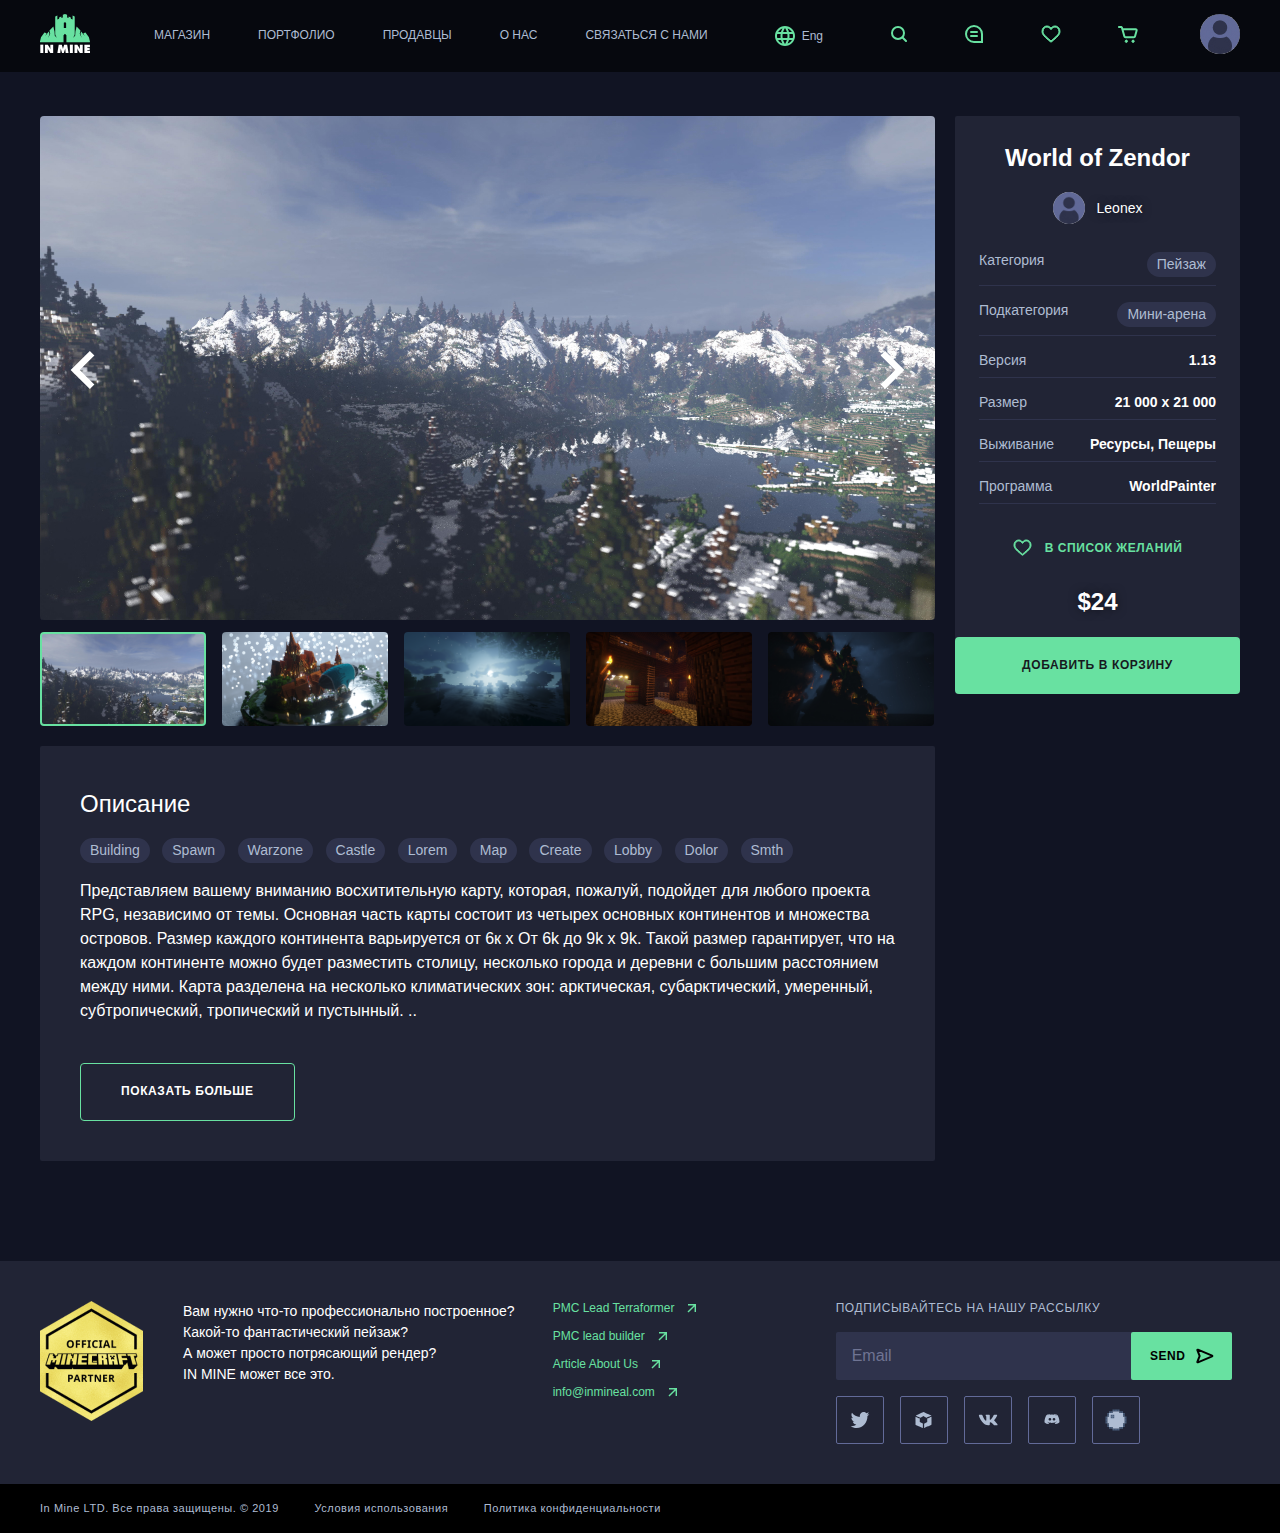
<file: product.html>
<!DOCTYPE html>
<html lang="en">

<head>
  <meta charset="UTF-8">
  <meta name="viewport" content="width=device-width, initial-scale=1.0">
  <title>InMine</title>
  <link rel="stylesheet" href="css/libs.min.css">
  <link rel="stylesheet" href="css/style.min.css">
</head>

<body>
  <div class="wrapper">
    <div class="content">
      <header class="header">
        <div class="header__inner">
          <div class="header__top-wrapper">
            <div class="container">
              <div class="header__inner-top">
                <div class="header__logo">
                  <a class="header__logo-link" href="index.html">
                    <img src="images/icons/header-logo-top.svg" alt="">
                  </a>
                </div>
                <div class="menu-btn">
                  <div class="menu-btn__row"></div>
                  <div class="menu-btn__row"></div>
                  <div class="menu-btn__row"></div>
                </div>
                <nav class="header__menu">
                  <ul class="header__menu-list">
                    <li class="header__menu-item">
                      <a class="header__menu-link" href="store.html">Магазин</a>
                    </li>
                    <li class="header__menu-item">
                      <a class="header__menu-link" href="portfolio.html">Портфолио</a>
                    </li>
                    <li class="header__menu-item">
                      <a class="header__menu-link" href="sellers.html">Продавцы</a>
                    </li>
                    <li class="header__menu-item">
                      <a class="header__menu-link" href="about-us.html">О нас</a>
                    </li>
                    <li class="header__menu-item">
                      <a class="header__menu-link" href="contact.html">Связаться с нами</a>
                    </li>
                  </ul>
                </nav>
                <div class="header__lang">
                  <button><img src="images/icons/header-language.svg" alt=""></button>
                  <span>Eng</span>
                </div>
                <div class="header__top-icons">
                  <ul class="header__icons-list">
                    <li><a href="page-404.html"><img src="images/icons/loupe.svg" alt=""></a></li>
                    <li><a href="page-404.html"><img src="images/icons/comments.svg" alt=""></a></li>
                    <li><a href="page-404.html"><img src="images/icons/like.svg" alt=""></a></li>
                    <li><a href="page-404.html"><img src="images/icons/basket.svg" alt=""></a></li>
                  </ul>
                </div>
                <div class="header__top-user">
                  <a class="header__user-link" href="product.html">
                    <img src="images/content/user.jpg" alt="">
                  </a>
                </div>
              </div>
            </div>
          </div>
        </div>
      </header>
      <section class="product">
        <div class="container">
          <div class="product__inner">
            <div class="product__content">
              <div class="product__slider">
                <div class="product-slider-for">
                  <div class="product-slider-for__img" style="background-image: url(images/slider/slider-1.jpg);"></div>
                  <div class="product-slider-for__img" style="background-image: url(images/main.png);"></div>
                  <div class="product-slider-for__img" style="background-image: url(images/header-bg-2.jpg);"></div>
                  <div class="product-slider-for__img" style="background-image: url(images/slider-bg.jpg);"></div>
                  <div class="product-slider-for__img" style="background-image: url(images/header-bg-4.jpg);"></div>
                </div>
                <div class="product-slider-nav">
                  <div class="product-slider-nav__item">
                    <div class="product-slider-nav__img" style="background-image: url(images/slider/slider-1.jpg);">
                    </div>
                  </div>
                  <div class="product-slider-nav__item">
                    <div class="product-slider-nav__img" style="background-image: url(images/main.png);"></div>
                  </div>
                  <div class="product-slider-nav__item">
                    <div class="product-slider-nav__img" style="background-image: url(images/header-bg-2.jpg);"></div>
                  </div>
                  <div class="product-slider-nav__item">
                    <div class="product-slider-nav__img" style="background-image: url(images/slider-bg.jpg);"></div>
                  </div>
                  <div class="product-slider-nav__item">
                    <div class="product-slider-nav__img" style="background-image: url(images/header-bg-4.jpg);"></div>
                  </div>
                </div>
              </div>
              <div class="product__desc">
                <div class="product__desc-title">Описание</div>
                <div class="product__desc-tags">
                  <a class="product__desc-tag" href="page-404.html">Building</a>
                  <a class="product__desc-tag" href="page-404.html">Spawn</a>
                  <a class="product__desc-tag" href="page-404.html">Warzone</a>
                  <a class="product__desc-tag" href="page-404.html">Castle</a>
                  <a class="product__desc-tag" href="page-404.html">Lorem</a>
                  <a class="product__desc-tag" href="page-404.html">Map</a>
                  <a class="product__desc-tag" href="page-404.html">Create</a>
                  <a class="product__desc-tag" href="page-404.html">Lobby</a>
                  <a class="product__desc-tag" href="page-404.html">Dolor</a>
                  <a class="product__desc-tag" href="page-404.html">Smth</a>
                </div>
                <p class="product__desc-text">
                  Представляем вашему вниманию восхитительную карту, которая, пожалуй, подойдет для любого проекта RPG,
                  независимо от темы.
                  Основная часть карты состоит из четырех основных континентов и множества островов. Размер каждого
                  континента
                  варьируется от 6к х
                  От 6k до 9k x 9k. Такой размер гарантирует, что на каждом континенте можно будет разместить столицу,
                  несколько
                  города и
                  деревни с большим расстоянием между ними. Карта разделена на несколько климатических зон: арктическая,
                  субарктический, умеренный,
                  субтропический, тропический и пустынный.
                  ..
                </p>
                <div class="more-btn">
                  <a href="page-404.html">показать больше</a>
                </div>
              </div>
            </div>
            <aside class="product__aside">
              <div class="product__aside-item">
                <a href="page-404.html" class="product__aside-title">World of Zendor</a>
                <a href="page-404.html" class="product__aside-user">
                  <img src="images/content/user.jpg" alt="">
                  <span>Leonex</span>
                </a>
                <div class="product__aside-data">
                  <div class="product__aside-char">Категория<a href="page-404.html"
                      class="product__aside-char--1">Пейзаж</a></div>
                  <div class="product__aside-char">Подкатегория<a href="page-404.html"
                      class="product__aside-char--1">Мини-арена</a></div>
                  <div class="product__aside-char">Версия<span>1.13</span></div>
                  <div class="product__aside-char">Размер<span>21 000 x 21 000</span></div>
                  <div class="product__aside-char">Выживание<span>Ресурсы, Пещеры</span></div>
                  <div class="product__aside-char">Программа<span>WorldPainter</span></div>
                </div>
                <button class="product__aside-btn">В СПИСОК ЖЕЛАНИЙ</button>
                <div class="product__aside-price">$24</div>
                <div class="sellers__aside-link">
                  <a href="page-404.html">ДОБАВИТЬ В КОРЗИНУ</a>
                </div>
              </div>
            </aside>
          </div>
        </div>
      </section>


    </div>

    <footer class="footer">
      <div class="footer__top">
        <div class="container">
          <div class="footer__top-inner">
            <div class="footer__top-info">
              <a class="content-logo" href="product.html">
                <img src="images/header-content-logo.png" alt="">
              </a>
              <p class="header__top-questions">
                Вам нужно что-то профессионально построенное?<br>
                Какой-то фантастический пейзаж?<br>
                А может просто потрясающий рендер?<br>
                IN MINE может все это.
              </p>
              <ul class="header__top-links">
                <li>
                  <a href="page-404.html">PMC Lead Terraformer</a>
                </li>
                <li>
                  <a href="page-404.html">PMC lead builder</a>
                </li>
                <li>
                  <a href="page-404.html">Article About Us</a>
                </li>
                <li>
                  <a class="footer__mail" href="mailto:info@inmineal.com">info@inmineal.com</a>
                </li>
              </ul>
              <div class="header__form">
                <h3 class="header__form-title">
                  подписывайтесь на нашу рассылку
                </h3>
                <form>
                  <input type="text" placeholder="Email">
                  <button type="submit">send</button>
                </form>
                <ul class="social">
                  <a href="product.html">
                    <li><svg width="20" height="16" viewBox="0 0 20 16" fill="none" xmlns="http://www.w3.org/2000/svg">
                        <path
                          d="M19.3334 1.89305C18.6464 2.21429 17.9092 2.43216 17.1346 2.52942C17.9255 2.02968 18.5309 1.23702 18.8178 0.295398C18.076 0.758193 17.2571 1.09424 16.3846 1.27641C15.6859 0.489895 14.6921 0 13.5898 0C11.475 0 9.76033 1.80937 9.76033 4.03969C9.76033 4.35601 9.79415 4.66496 9.85949 4.96039C6.67742 4.79174 3.85579 3.18301 1.96732 0.738495C1.6372 1.33425 1.44941 2.02842 1.44941 2.76943C1.44941 4.1714 2.12595 5.40841 3.15244 6.13213C2.52488 6.10999 1.93465 5.92782 1.41793 5.62502V5.67549C1.41793 7.63256 2.73836 9.2659 4.48918 9.63764C4.1684 9.72873 3.83014 9.7792 3.4802 9.7792C3.23293 9.7792 2.9938 9.75335 2.75934 9.70411C3.2469 11.3104 4.66066 12.4785 6.33569 12.5105C5.02576 13.5937 3.37406 14.2374 1.58007 14.2374C1.27098 14.2374 0.966513 14.2177 0.666748 14.182C2.3616 15.3304 4.37373 16 6.53633 16C13.5805 16 17.431 9.84321 17.431 4.50374L17.4181 3.98063C18.1705 3.41439 18.8213 2.70297 19.3334 1.89305Z"
                          fill="#AEBCD2" />
                      </svg>
                    </li>
                  </a>
                  <a href="product.html">
                    <li>
                      <svg width="17" height="16" viewBox="0 0 17 16" fill="none" xmlns="http://www.w3.org/2000/svg">
                        <path fill-rule="evenodd" clip-rule="evenodd"
                          d="M4.58316 1.79933C2.50883 2.78802 0.806093 3.61268 0.799347 3.6319C0.792601 3.65113 0.855869 3.69303 0.939934 3.72499C1.024 3.75692 1.46931 3.95323 1.92956 4.16118C2.38976 4.36916 3.26925 4.76526 3.88397 5.04142C4.49869 5.31762 5.07238 5.57562 5.15884 5.61483C5.2453 5.654 5.33212 5.68608 5.35184 5.68608C5.37156 5.68608 5.83068 5.44431 6.3722 5.14881C6.91371 4.85331 7.49147 4.53991 7.65613 4.45239C7.82079 4.36484 8.05059 4.23974 8.16683 4.17441C8.28306 4.10904 8.39264 4.05557 8.41036 4.05557C8.42808 4.05557 8.59346 4.14737 8.77783 4.25961C9.08699 4.44773 10.6678 5.39915 11.0925 5.6526C11.3156 5.78577 11.3511 5.78679 11.617 5.6675C11.8581 5.55936 15.3532 4.13653 16.0287 3.87151C16.2756 3.77463 16.4775 3.68681 16.4773 3.67638C16.4771 3.66596 16.3559 3.60237 16.2079 3.5351C16.06 3.46783 15.6066 3.26113 15.2004 3.07579C14.7943 2.89044 14.2644 2.64909 14.0229 2.53946C13.3914 2.25276 12.9575 2.05505 10.5773 0.969207C9.40669 0.435196 8.42772 -0.000946428 8.40178 1.54242e-06C8.37587 0.000949513 6.65748 0.810668 4.58316 1.79933ZM0.510986 8.75997V12.7818L0.840301 12.9268C1.02144 13.0066 1.50193 13.2173 1.90808 13.3952C2.31424 13.5731 2.82617 13.7986 3.04572 13.8963C3.26526 13.9941 3.63349 14.156 3.86401 14.2561C4.09453 14.3563 4.56156 14.5611 4.90185 14.7114C5.24215 14.8618 5.72714 15.0749 5.97961 15.1851C6.23209 15.2953 6.75193 15.5238 7.13485 15.6927C7.51777 15.8617 7.84573 16 7.86366 16C7.88158 16 7.89164 15.0007 7.88597 13.7793L7.87567 11.5586L6.33284 10.7593L4.79001 9.95991L4.79604 8.27112L4.80206 6.58237L4.3031 6.3671C4.02867 6.24868 3.30118 5.93354 2.68646 5.66674C1.06651 4.96365 0.541603 4.73811 0.525356 4.73811C0.517453 4.73811 0.510986 6.54794 0.510986 8.75997ZM15.6994 5.08253C15.2603 5.27148 14.6943 5.51761 14.4415 5.62951C14.1887 5.74137 13.8385 5.89247 13.6631 5.9652C13.4878 6.03797 13.0928 6.20769 12.7855 6.34242L12.2266 6.58734V8.28052V9.97375L11.9073 10.137C11.4831 10.354 9.47267 11.3995 9.28306 11.5018L9.13365 11.5825L9.13338 13.7912C9.13318 15.0061 9.14795 16 9.16615 16C9.18435 16 9.46728 15.8827 9.79484 15.7393C10.726 15.3317 12.5087 14.5466 12.9052 14.3695C13.1028 14.2812 13.3363 14.1791 13.4241 14.1425C13.5719 14.081 14.2329 13.7901 15.1006 13.4047C15.2982 13.3169 15.6907 13.1452 15.9729 13.0231C16.255 12.9009 16.4931 12.7828 16.5021 12.7605C16.511 12.7382 16.5137 10.9243 16.508 8.72952L16.4977 4.73906L15.6994 5.08253Z"
                          fill="#AEBCD2" />
                      </svg>
                    </li>
                  </a>
                  <a href="product.html">
                    <li>
                      <svg width="20" height="12" viewBox="0 0 20 12" fill="none" xmlns="http://www.w3.org/2000/svg">
                        <path
                          d="M19.1142 1.38897C19.2446 0.972233 19.1142 0.666626 18.4975 0.666626H16.4546C15.9348 0.666626 15.6973 0.931008 15.5668 1.22138C15.5668 1.22138 14.5282 3.65817 13.0563 5.23818C12.5813 5.69794 12.3642 5.84312 12.1052 5.84312C11.9758 5.84312 11.7876 5.69794 11.7876 5.2812V1.38897C11.7876 0.888886 11.6376 0.666626 11.2044 0.666626H7.99434C7.67016 0.666626 7.47454 0.897848 7.47454 1.11831C7.47454 1.59151 8.21046 1.70085 8.28591 3.03441V5.92737C8.28591 6.56098 8.1676 6.6766 7.90677 6.6766C7.21464 6.6766 5.53041 4.23084 4.53086 1.43109C4.33617 0.887093 4.13961 0.667523 3.61795 0.667523H1.57601C0.991931 0.667523 0.875488 0.931904 0.875488 1.22228C0.875488 1.74387 1.56762 4.32495 4.09956 7.7386C5.78751 10.0696 8.16388 11.3333 10.3288 11.3333C11.6264 11.3333 11.7866 11.0528 11.7866 10.5688V8.80688C11.7866 8.24586 11.9105 8.13293 12.3214 8.13293C12.6232 8.13293 13.143 8.27991 14.3549 9.40286C15.7392 10.7346 15.9683 11.3324 16.7462 11.3324H18.7881C19.3713 11.3324 19.6628 11.0519 19.4952 10.498C19.3117 9.94686 18.6503 9.14475 17.7727 8.19567C17.2958 7.65436 16.5832 7.07182 16.3661 6.78056C16.0634 6.40505 16.1509 6.23925 16.3661 5.90586C16.367 5.90675 18.8552 2.53522 19.1142 1.38897Z"
                          fill="#AEBCD2" />
                      </svg>
                    </li>
                  </a>
                  <a href="product.html">
                    <li>
                      <svg width="16" height="12" viewBox="0 0 16 12" fill="none" xmlns="http://www.w3.org/2000/svg">
                        <path fill-rule="evenodd" clip-rule="evenodd"
                          d="M5.95667 0.000485895C5.95667 0.000485895 4.22864 -0.0629029 2.36432 1.25835C2.36432 1.25835 0.5 4.3723 0.5 8.21126C0.5 8.21126 1.53336 9.93463 4.36697 10C4.36697 10 4.78092 9.47209 5.19894 9.00758C3.6072 8.54405 2.9878 7.61699 2.9878 7.61699L3.51973 7.88045C3.62253 7.92109 3.72572 7.96242 3.82966 8.00405L3.82978 8.0041C5.2991 8.5926 6.91646 9.24039 9.65582 8.80751L9.69873 8.79825C10.3039 8.66769 10.91 8.53692 11.5151 8.27762C11.626 8.22307 11.744 8.16853 11.8681 8.11115L11.8683 8.11104C12.1949 7.9601 12.5642 7.7894 12.9583 7.54766C12.9583 7.54766 12.3379 8.47472 10.68 8.93825C11.0218 9.39979 11.5018 9.92869 11.5018 9.92869C13.8244 9.88 14.9834 8.71423 15.3605 8.33495C15.4437 8.25134 15.4888 8.20595 15.5 8.21918C15.5 4.38617 13.6245 1.26627 13.6245 1.26627C11.9483 0.0727876 10.382 0.0193041 10.086 0.0183129L9.89687 0.199564C12.0378 0.793831 13.0742 1.72188 13.0742 1.72188C9.96806 0.232249 6.61269 0.147071 3.54007 1.32372C3.05696 1.52478 2.78031 1.65651 2.78031 1.65651C2.78031 1.65651 3.81469 0.664082 6.09601 0.134195L5.95667 0.000485895ZM10.0921 0.0133609L10.1257 0.00147579H10.1044L10.0921 0.0133609ZM11.3493 5.28263C11.3493 6.01197 10.7422 6.60322 9.99319 6.60322C9.24423 6.60322 8.63708 6.01197 8.63708 5.28263C8.63708 4.55328 9.24423 3.96204 9.99319 3.96204C10.7422 3.96204 11.3493 4.55328 11.3493 5.28263ZM5.92498 6.60322C6.67394 6.60322 7.2811 6.01197 7.2811 5.28263C7.2811 4.55328 6.67394 3.96204 5.92498 3.96204C5.17602 3.96204 4.56887 4.55328 4.56887 5.28263C4.56887 6.01197 5.17602 6.60322 5.92498 6.60322Z"
                          fill="#AEBCD2" />
                      </svg>
                    </li>
                  </a>
                  <a href="product.html">
                    <li>
                      <svg width="22" height="22" viewBox="0 0 22 22" fill="none" xmlns="http://www.w3.org/2000/svg">
                        <path
                          d="M4 7.50024V4.00024H7.5V2.25024H14.5V4.00024H18V7.50024H19.75V14.5002H18V18.0002H14.5V19.7502H7.5V18.0002H4V14.5002H2.25V7.50024H4Z"
                          fill="#AEBCD2" />
                        <rect x="0.5" y="7.50024" width="1.75" height="1.75" fill="#495D7B" />
                        <rect x="0.5" y="9.24976" width="1.75" height="1.75" fill="#495D7B" />
                        <rect x="2.25" y="3.99976" width="1.75" height="1.75" fill="#495D7B" />
                        <rect x="4" y="2.25024" width="1.75" height="1.75" fill="#495D7B" />
                        <rect x="5.75" y="2.25024" width="1.75" height="1.75" fill="#495D7B" />
                        <rect x="14.5" y="2.25024" width="1.75" height="1.75" fill="#495D7B" />
                        <rect x="16.25" y="2.25024" width="1.75" height="1.75" fill="#495D7B" />
                        <rect x="7.5" y="0.5" width="1.75" height="1.75" fill="#495D7B" />
                        <rect x="9.25" y="0.5" width="1.75" height="1.75" fill="#495D7B" />
                        <rect x="11" y="0.5" width="1.75" height="1.75" fill="#495D7B" />
                        <rect x="12.75" y="0.5" width="1.75" height="1.75" fill="#495D7B" />
                        <rect x="2.25" y="5.75" width="1.75" height="1.75" fill="#495D7B" />
                        <rect x="5.75" y="5.75" width="1.75" height="1.75" fill="#495D7B" />
                        <rect x="7.5" y="5.75" width="1.75" height="1.75" fill="#495D7B" />
                        <rect x="5.75" y="7.50024" width="1.75" height="1.75" fill="#495D7B" />
                        <rect x="7.5" y="7.50024" width="1.75" height="1.75" fill="#495D7B" />
                        <rect x="0.5" y="11" width="1.75" height="1.75" fill="#495D7B" />
                        <rect x="0.5" y="12.7502" width="1.75" height="1.75" fill="#495D7B" />
                        <rect width="1.75" height="1.75" transform="matrix(-1 0 0 1 21.5 7.50024)" fill="#495D7B" />
                        <rect width="1.75" height="1.75" transform="matrix(-1 0 0 1 21.5 9.24976)" fill="#495D7B" />
                        <rect width="1.75" height="1.75" transform="matrix(-1 0 0 1 19.75 3.99976)" fill="#495D7B" />
                        <rect width="1.75" height="1.75" transform="matrix(-1 0 0 1 19.75 5.75)" fill="#495D7B" />
                        <rect width="1.75" height="1.75" transform="matrix(1 0 0 -1 2.25 18.0002)" fill="#495D7B" />
                        <rect width="1.75" height="1.75" transform="matrix(1 0 0 -1 4 19.7498)" fill="#495D7B" />
                        <rect width="1.75" height="1.75" transform="matrix(1 0 0 -1 5.75 19.7498)" fill="#495D7B" />
                        <rect width="1.75" height="1.75" transform="matrix(1 0 0 -1 14.5 19.7498)" fill="#495D7B" />
                        <rect width="1.75" height="1.75" transform="matrix(1 0 0 -1 16.25 19.7498)" fill="#495D7B" />
                        <rect width="1.75" height="1.75" transform="matrix(1 0 0 -1 7.5 21.5)" fill="#495D7B" />
                        <rect width="1.75" height="1.75" transform="matrix(1 0 0 -1 9.25 21.5)" fill="#495D7B" />
                        <rect width="1.75" height="1.75" transform="matrix(1 0 0 -1 11 21.5)" fill="#495D7B" />
                        <rect width="1.75" height="1.75" transform="matrix(1 0 0 -1 12.75 21.5)" fill="#495D7B" />
                        <rect width="1.75" height="1.75" transform="matrix(1 0 0 -1 2.25 16.25)" fill="#495D7B" />
                        <rect x="19.75" y="18.0002" width="1.75" height="1.75" transform="rotate(-180 19.75 18.0002)"
                          fill="#495D7B" />
                        <rect x="19.75" y="16.25" width="1.75" height="1.75" transform="rotate(-180 19.75 16.25)"
                          fill="#495D7B" />
                        <rect width="1.75" height="1.75" transform="matrix(-1 0 0 1 21.5 11)" fill="#495D7B" />
                        <rect width="1.75" height="1.75" transform="matrix(-1 0 0 1 21.5 12.7502)" fill="#495D7B" />
                      </svg>
                    </li>
                  </a>
                </ul>
              </div>
            </div>
          </div>
        </div>
      </div>
      <div class="footer__bottom">
        <div class="container">
          <div class="footer__bottom-inner">
            <div class="footer__copy">
              In Mine LTD. Все права защищены. © 2019
            </div>
            <div class="header__bottom-links">
              <a href="page-404.html">Условия использования</a>
              <a href="page-404.html">Политика конфиденциальности</a>
            </div>
          </div>
        </div>
      </div>
    </footer>
  </div>




  <script src="https://ajax.googleapis.com/ajax/libs/jquery/3.5.1/jquery.min.js"></script>
  <script src="js/libs.min.js"></script>
  <script src="js/main.js"></script>
</body>

</html>
</file>
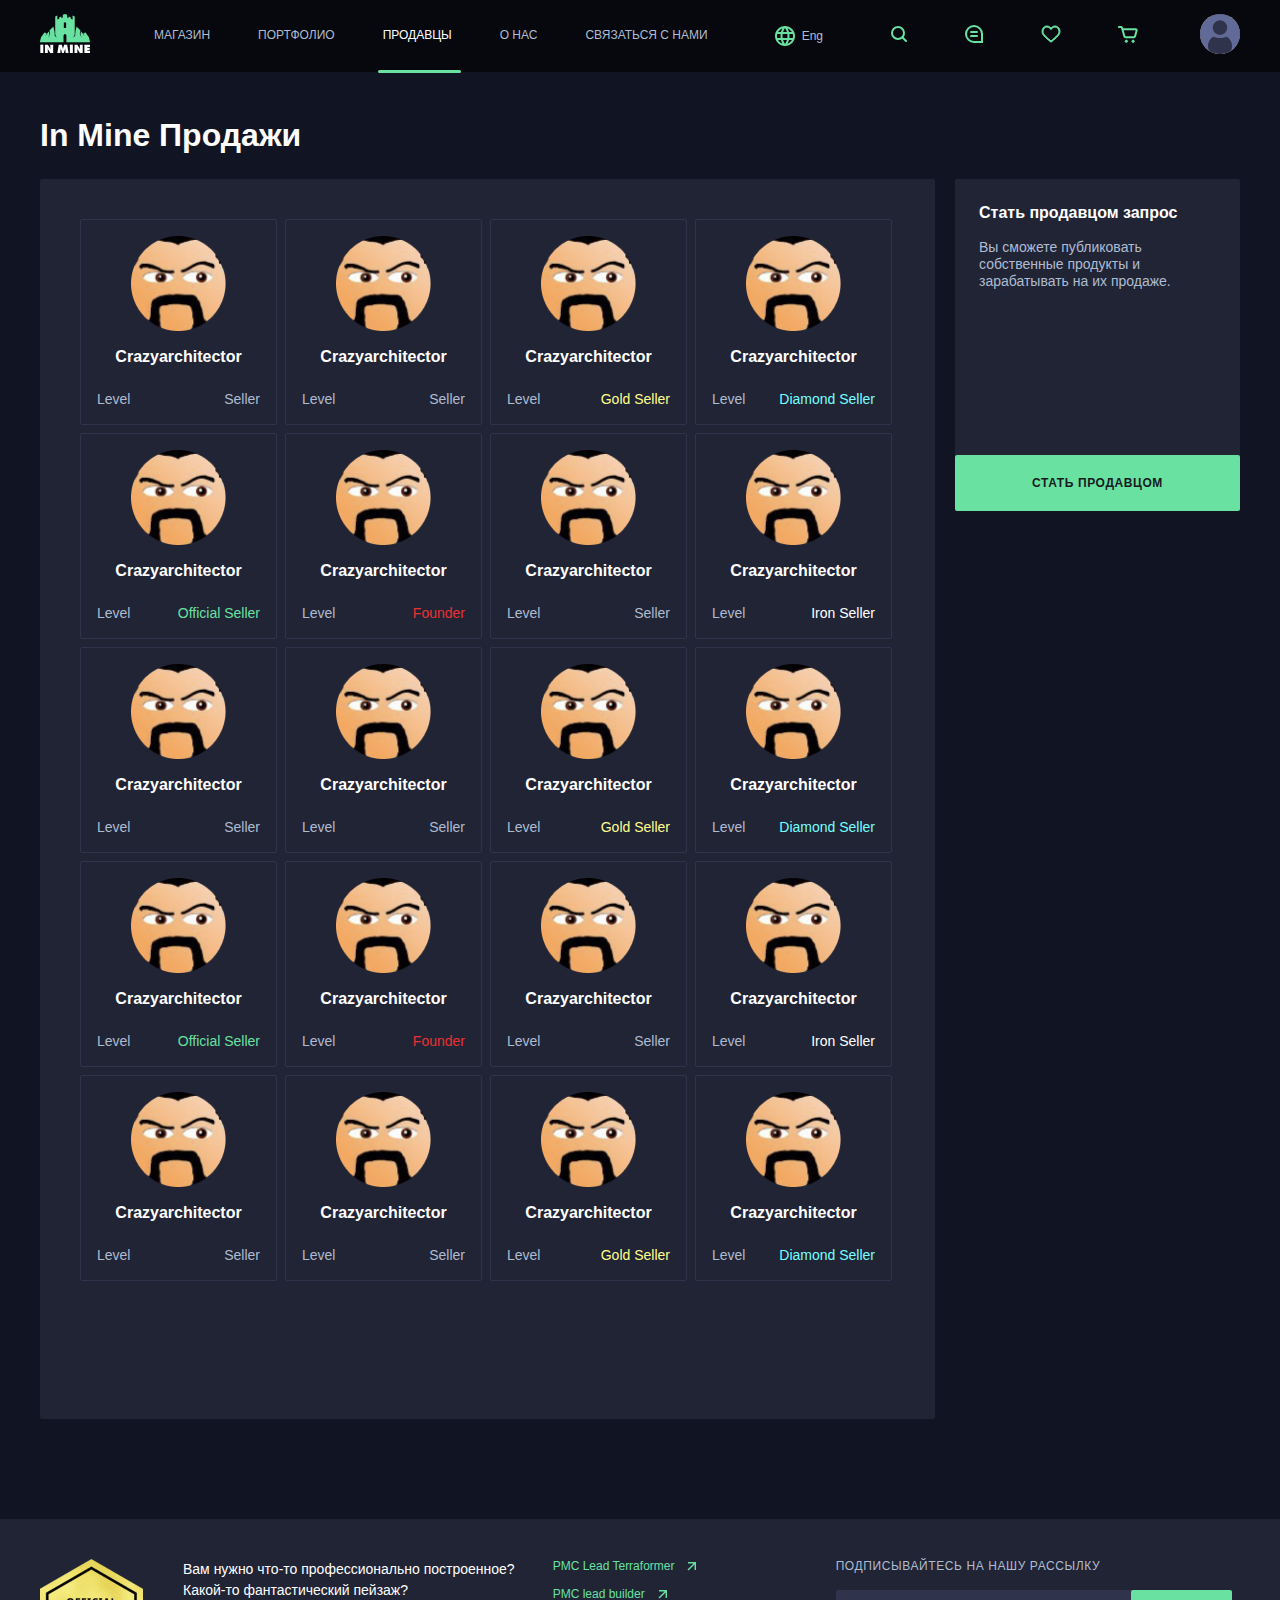
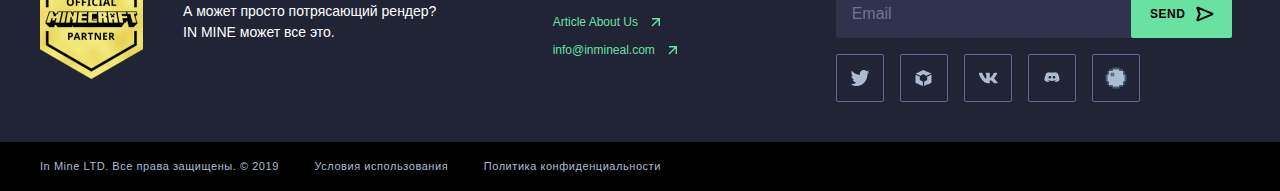
<file: sellers.html>
<!DOCTYPE html>
<html lang="en">

<head>
  <meta charset="UTF-8">
  <meta name="viewport" content="width=device-width, initial-scale=1.0">
  <title>InMine</title>
  <link rel="stylesheet" href="css/libs.min.css">
  <link rel="stylesheet" href="css/style.min.css">
</head>

<body>
  <div class="wrapper">
    <div class="content">
      <header class="header">
        <div class="header__inner">
          <div class="header__top-wrapper">
            <div class="container">
              <div class="header__inner-top">
                <div class="header__logo">
                  <a class="header__logo-link" href="index.html">
                    <img src="images/icons/header-logo-top.svg" alt="">
                  </a>
                </div>
                <div class="menu-btn">
                  <div class="menu-btn__row"></div>
                  <div class="menu-btn__row"></div>
                  <div class="menu-btn__row"></div>
                </div>
                <nav class="header__menu">
                  <ul class="header__menu-list">
                    <li class="header__menu-item">
                      <a class="header__menu-link" href="store.html">Магазин</a>
                    </li>
                    <li class="header__menu-item">
                      <a class="header__menu-link" href="portfolio.html">Портфолио</a>
                    </li>
                    <li class="header__menu-item">
                      <a class="header__menu-link active" href="sellers.html">Продавцы</a>
                    </li>
                    <li class="header__menu-item">
                      <a class="header__menu-link" href="about-us.html">О нас</a>
                    </li>
                    <li class="header__menu-item">
                      <a class="header__menu-link" href="contact.html">Связаться с нами</a>
                    </li>
                  </ul>
                </nav>
                <div class="header__lang">
                  <button><img src="images/icons/header-language.svg" alt=""></button>
                  <span>Eng</span>
                </div>
                <div class="header__top-icons">
                  <ul class="header__icons-list">
                    <li><a href="page-404.html"><img src="images/icons/loupe.svg" alt=""></a></li>
                    <li><a href="page-404.html"><img src="images/icons/comments.svg" alt=""></a></li>
                    <li><a href="page-404.html"><img src="images/icons/like.svg" alt=""></a></li>
                    <li><a href="page-404.html"><img src="images/icons/basket.svg" alt=""></a></li>
                  </ul>
                </div>
                <div class="header__top-user">
                  <a class="header__user-link" href="product.html">
                    <img src="images/content/user.jpg" alt="">
                  </a>
                </div>
              </div>
            </div>
          </div>
        </div>
      </header>
      <section class="sellers">
        <div class="container">
          <div class="sellers__title section-title animate__animated animate__fadeInDown">
            In Mine Продажи 
          </div>
          <div class="sellers__box">
            <div class="sellers__content">
              <div class="sellers__items">
                <div class="sellers__item">
                  <a href="product.html" class="sellers__item-img">
                    <img src="images/content/user-img.png" alt="">
                  </a>
                  <a href="product.html" class="sellers__item-name">
                    Crazyarchitector
                  </a>
                  <div class="sellers__item-info">
                    <div class="sellers__info-class">
                      Level
                    </div>
                    <div class="sellers__info-data">
                      Seller
                    </div>
                    <div class="sellers__item-info--hov">
                      <div class="products-num">
                        Products <span>124</span>
                      </div>
                      <div class="sells-num">
                        Sells <span>3455</span>
                      </div>
                    </div>
                  </div>
                </div>
                <div class="sellers__item">
                  <a href="product.html" class="sellers__item-img">
                    <img src="images/content/user-img.png" alt="">
                  </a>
                  <a href="product.html" class="sellers__item-name">
                    Crazyarchitector
                  </a>
                  <div class="sellers__item-info">
                    <div class="sellers__info-class">
                      Level
                    </div>
                    <div class="sellers__info-data">
                      Seller
                    </div>
                    <div class="sellers__item-info--hov">
                      <div class="products-num">
                        Products <span>124</span>
                      </div>
                      <div class="sells-num">
                        Sells <span>3455</span>
                      </div>
                    </div>
                  </div>
                </div>
                <div class="sellers__item">
                  <a href="product.html" class="sellers__item-img">
                    <img src="images/content/user-img.png" alt="">
                  </a>
                  <a href="product.html" class="sellers__item-name">
                    Crazyarchitector
                  </a>
                  <div class="sellers__item-info">
                    <div class="sellers__info-class">
                      Level
                    </div>
                    <div class="sellers__info-data sellers__info-data--gold">
                      Gold Seller
                    </div>
                    <div class="sellers__item-info--hov">
                      <div class="products-num">
                        Products <span>124</span>
                      </div>
                      <div class="sells-num">
                        Sells <span>3455</span>
                      </div>
                    </div>
                  </div>
                </div>
                <div class="sellers__item">
                  <a href="product.html" class="sellers__item-img">
                    <img src="images/content/user-img.png" alt="">
                  </a>
                  <a href="product.html" class="sellers__item-name">
                    Crazyarchitector
                  </a>
                  <div class="sellers__item-info">
                    <div class="sellers__info-class">
                      Level
                    </div>
                    <div class="sellers__info-data sellers__info-data--diamond">
                      Diamond Seller
                    </div>
                    <div class="sellers__item-info--hov">
                      <div class="products-num">
                        Products <span>124</span>
                      </div>
                      <div class="sells-num">
                        Sells <span>3455</span>
                      </div>
                    </div>
                  </div>
                </div>
                <div class="sellers__item">
                  <a href="product.html" class="sellers__item-img">
                    <img src="images/content/user-img.png" alt="">
                  </a>
                  <a href="product.html" class="sellers__item-name">
                    Crazyarchitector
                  </a>
                  <div class="sellers__item-info">
                    <div class="sellers__info-class">
                      Level
                    </div>
                    <div class="sellers__info-data sellers__info-data--oficial">
                      Official Seller
                    </div>
                    <div class="sellers__item-info--hov">
                      <div class="products-num">
                        Products <span>124</span>
                      </div>
                      <div class="sells-num">
                        Sells <span>3455</span>
                      </div>
                    </div>
                  </div>
                </div>
                <div class="sellers__item">
                  <a href="product.html" class="sellers__item-img">
                    <img src="images/content/user-img.png" alt="">
                  </a>
                  <a href="product.html" class="sellers__item-name">
                    Crazyarchitector
                  </a>
                  <div class="sellers__item-info">
                    <div class="sellers__info-class">
                      Level
                    </div>
                    <div class="sellers__info-data sellers__info-data--founder">
                      Founder
                    </div>
                    <div class="sellers__item-info--hov">
                      <div class="products-num">
                        Products <span>124</span>
                      </div>
                      <div class="sells-num">
                        Sells <span>3455</span>
                      </div>
                    </div>
                  </div>
                </div>
                <div class="sellers__item">
                  <a href="product.html" class="sellers__item-img">
                    <img src="images/content/user-img.png" alt="">
                  </a>
                  <a href="product.html" class="sellers__item-name">
                    Crazyarchitector
                  </a>
                  <div class="sellers__item-info">
                    <div class="sellers__info-class">
                      Level
                    </div>
                    <div class="sellers__info-data">
                      Seller
                    </div>
                    <div class="sellers__item-info--hov">
                      <div class="products-num">
                        Products <span>124</span>
                      </div>
                      <div class="sells-num">
                        Sells <span>3455</span>
                      </div>
                    </div>
                  </div>
                </div>
                <div class="sellers__item">
                  <a href="product.html" class="sellers__item-img">
                    <img src="images/content/user-img.png" alt="">
                  </a>
                  <a href="product.html" class="sellers__item-name">
                    Crazyarchitector
                  </a>
                  <div class="sellers__item-info">
                    <div class="sellers__info-class">
                      Level
                    </div>
                    <div class="sellers__info-data sellers__info-data--iron">
                      Iron Seller
                    </div>
                    <div class="sellers__item-info--hov">
                      <div class="products-num">
                        Products <span>124</span>
                      </div>
                      <div class="sells-num">
                        Sells <span>3455</span>
                      </div>
                    </div>
                  </div>
                </div>
                <div class="sellers__item">
                  <a href="product.html" class="sellers__item-img">
                    <img src="images/content/user-img.png" alt="">
                  </a>
                  <a href="product.html" class="sellers__item-name">
                    Crazyarchitector
                  </a>
                  <div class="sellers__item-info">
                    <div class="sellers__info-class">
                      Level
                    </div>
                    <div class="sellers__info-data">
                      Seller
                    </div>
                    <div class="sellers__item-info--hov">
                      <div class="products-num">
                        Products <span>124</span>
                      </div>
                      <div class="sells-num">
                        Sells <span>3455</span>
                      </div>
                    </div>
                  </div>
                </div>
                <div class="sellers__item">
                  <a href="product.html" class="sellers__item-img">
                    <img src="images/content/user-img.png" alt="">
                  </a>
                  <a href="product.html" class="sellers__item-name">
                    Crazyarchitector
                  </a>
                  <div class="sellers__item-info">
                    <div class="sellers__info-class">
                      Level
                    </div>
                    <div class="sellers__info-data">
                      Seller
                    </div>
                    <div class="sellers__item-info--hov">
                      <div class="products-num">
                        Products <span>124</span>
                      </div>
                      <div class="sells-num">
                        Sells <span>3455</span>
                      </div>
                    </div>
                  </div>
                </div>
                <div class="sellers__item">
                  <a href="product.html" class="sellers__item-img">
                    <img src="images/content/user-img.png" alt="">
                  </a>
                  <a href="product.html" class="sellers__item-name">
                    Crazyarchitector
                  </a>
                  <div class="sellers__item-info">
                    <div class="sellers__info-class">
                      Level
                    </div>
                    <div class="sellers__info-data sellers__info-data--gold">
                      Gold Seller
                    </div>
                    <div class="sellers__item-info--hov">
                      <div class="products-num">
                        Products <span>124</span>
                      </div>
                      <div class="sells-num">
                        Sells <span>3455</span>
                      </div>
                    </div>
                  </div>
                </div>
                <div class="sellers__item">
                  <a href="product.html" class="sellers__item-img">
                    <img src="images/content/user-img.png" alt="">
                  </a>
                  <a href="product.html" class="sellers__item-name">
                    Crazyarchitector
                  </a>
                  <div class="sellers__item-info">
                    <div class="sellers__info-class">
                      Level
                    </div>
                    <div class="sellers__info-data sellers__info-data--diamond">
                      Diamond Seller
                    </div>
                    <div class="sellers__item-info--hov">
                      <div class="products-num">
                        Products <span>124</span>
                      </div>
                      <div class="sells-num">
                        Sells <span>3455</span>
                      </div>
                    </div>
                  </div>
                </div>
                <div class="sellers__item">
                  <a href="product.html" class="sellers__item-img">
                    <img src="images/content/user-img.png" alt="">
                  </a>
                  <a href="product.html" class="sellers__item-name">
                    Crazyarchitector
                  </a>
                  <div class="sellers__item-info">
                    <div class="sellers__info-class">
                      Level
                    </div>
                    <div class="sellers__info-data sellers__info-data--oficial">
                      Official Seller
                    </div>
                    <div class="sellers__item-info--hov">
                      <div class="products-num">
                        Products <span>124</span>
                      </div>
                      <div class="sells-num">
                        Sells <span>3455</span>
                      </div>
                    </div>
                  </div>
                </div>
                <div class="sellers__item">
                  <a href="product.html" class="sellers__item-img">
                    <img src="images/content/user-img.png" alt="">
                  </a>
                  <a href="product.html" class="sellers__item-name">
                    Crazyarchitector
                  </a>
                  <div class="sellers__item-info">
                    <div class="sellers__info-class">
                      Level
                    </div>
                    <div class="sellers__info-data sellers__info-data--founder">
                      Founder
                    </div>
                    <div class="sellers__item-info--hov">
                      <div class="products-num">
                        Products <span>124</span>
                      </div>
                      <div class="sells-num">
                        Sells <span>3455</span>
                      </div>
                    </div>
                  </div>
                </div>
                <div class="sellers__item">
                  <a href="product.html" class="sellers__item-img">
                    <img src="images/content/user-img.png" alt="">
                  </a>
                  <a href="product.html" class="sellers__item-name">
                    Crazyarchitector
                  </a>
                  <div class="sellers__item-info">
                    <div class="sellers__info-class">
                      Level
                    </div>
                    <div class="sellers__info-data">
                      Seller
                    </div>
                    <div class="sellers__item-info--hov">
                      <div class="products-num">
                        Products <span>124</span>
                      </div>
                      <div class="sells-num">
                        Sells <span>3455</span>
                      </div>
                    </div>
                  </div>
                </div>
                <div class="sellers__item">
                  <a href="product.html" class="sellers__item-img">
                    <img src="images/content/user-img.png" alt="">
                  </a>
                  <a href="product.html" class="sellers__item-name">
                    Crazyarchitector
                  </a>
                  <div class="sellers__item-info">
                    <div class="sellers__info-class">
                      Level
                    </div>
                    <div class="sellers__info-data sellers__info-data--iron">
                      Iron Seller
                    </div>
                    <div class="sellers__item-info--hov">
                      <div class="products-num">
                        Products <span>124</span>
                      </div>
                      <div class="sells-num">
                        Sells <span>3455</span>
                      </div>
                    </div>
                  </div>
                </div>
                <div class="sellers__item">
                  <a href="product.html" class="sellers__item-img">
                    <img src="images/content/user-img.png" alt="">
                  </a>
                  <a href="product.html" class="sellers__item-name">
                    Crazyarchitector
                  </a>
                  <div class="sellers__item-info">
                    <div class="sellers__info-class">
                      Level
                    </div>
                    <div class="sellers__info-data">
                      Seller
                    </div>
                    <div class="sellers__item-info--hov">
                      <div class="products-num">
                        Products <span>124</span>
                      </div>
                      <div class="sells-num">
                        Sells <span>3455</span>
                      </div>
                    </div>
                  </div>
                </div>
                <div class="sellers__item">
                  <a href="product.html" class="sellers__item-img">
                    <img src="images/content/user-img.png" alt="">
                  </a>
                  <a href="product.html" class="sellers__item-name">
                    Crazyarchitector
                  </a>
                  <div class="sellers__item-info">
                    <div class="sellers__info-class">
                      Level
                    </div>
                    <div class="sellers__info-data">
                      Seller
                      <div class="sellers__item-info--hov">
                        <div class="products-num">
                          Products <span>124</span>
                        </div>
                        <div class="sells-num">
                          Sells <span>3455</span>
                        </div>
                      </div>
                    </div>
                  </div>
                </div>
                <div class="sellers__item">
                  <a href="product.html" class="sellers__item-img">
                    <img src="images/content/user-img.png" alt="">
                  </a>
                  <a href="product.html" class="sellers__item-name">
                    Crazyarchitector
                  </a>
                  <div class="sellers__item-info">
                    <div class="sellers__info-class">
                      Level
                    </div>
                    <div class="sellers__info-data sellers__info-data--gold">
                      Gold Seller
                    </div>
                    <div class="sellers__item-info--hov">
                      <div class="products-num">
                        Products <span>124</span>
                      </div>
                      <div class="sells-num">
                        Sells <span>3455</span>
                      </div>
                    </div>
                  </div>
                </div>
                <div class="sellers__item">
                  <a href="product.html" class="sellers__item-img">
                    <img src="images/content/user-img.png" alt="">
                  </a>
                  <a href="product.html" class="sellers__item-name">
                    Crazyarchitector
                  </a>
                  <div class="sellers__item-info">
                    <div class="sellers__info-class">
                      Level
                    </div>
                    <div class="sellers__info-data sellers__info-data--diamond">
                      Diamond Seller
                    </div>
                    <div class="sellers__item-info--hov">
                      <div class="products-num">
                        Products <span>124</span>
                      </div>
                      <div class="sells-num">
                        Sells <span>3455</span>
                      </div>
                    </div>
                  </div>
                </div>
              </div>
              <div class="more-btn wow animate__animated animate__fadeInDownBig">
                <a href="product.html">загрузить еще 20</a>
              </div>
            </div>
            <aside class="sellers__aside">
              <div class="sellers__aside-item">
                <h4 class="sellers__aside-title">
                  Стать продавцом запрос
                </h4>
                <p class="sellers__aside-text">
                  Вы сможете публиковать собственные продукты и зарабатывать на их продаже.
                </p>
                <div class="sellers__aside-link">
                  <a href="product.html">стать продавцом</a>
                </div>
              </div>
            </aside>
          </div>
        </div>
      </section>


    </div>

    <footer class="footer">
      <div class="footer__top">
        <div class="container">
          <div class="footer__top-inner">
            <div class="footer__top-info">
              <a class="content-logo" href="product.html">
                <img src="images/header-content-logo.png" alt="">
              </a>
              <p class="header__top-questions">
                Вам нужно что-то профессионально построенное?<br>
                Какой-то фантастический пейзаж?<br>
                А может просто потрясающий рендер?<br>
                IN MINE может все это.
              </p>
              <ul class="header__top-links">
                <li>
                  <a href="page-404.html">PMC Lead Terraformer</a>
                </li>
                <li>
                  <a href="page-404.html">PMC lead builder</a>
                </li>
                <li>
                  <a href="page-404.html">Article About Us</a>
                </li>
                <li>
                  <a class="footer__mail" href="mailto:info@inmineal.com">info@inmineal.com</a>
                </li>
              </ul>
              <div class="header__form">
                <h3 class="header__form-title">
                  подписывайтесь на нашу рассылку
                </h3>
                <form>
                  <input type="text" placeholder="Email">
                  <button type="submit">send</button>
                </form>
                <ul class="social">
                  <a href="product.html">
                    <li><svg width="20" height="16" viewBox="0 0 20 16" fill="none" xmlns="http://www.w3.org/2000/svg">
                        <path
                          d="M19.3334 1.89305C18.6464 2.21429 17.9092 2.43216 17.1346 2.52942C17.9255 2.02968 18.5309 1.23702 18.8178 0.295398C18.076 0.758193 17.2571 1.09424 16.3846 1.27641C15.6859 0.489895 14.6921 0 13.5898 0C11.475 0 9.76033 1.80937 9.76033 4.03969C9.76033 4.35601 9.79415 4.66496 9.85949 4.96039C6.67742 4.79174 3.85579 3.18301 1.96732 0.738495C1.6372 1.33425 1.44941 2.02842 1.44941 2.76943C1.44941 4.1714 2.12595 5.40841 3.15244 6.13213C2.52488 6.10999 1.93465 5.92782 1.41793 5.62502V5.67549C1.41793 7.63256 2.73836 9.2659 4.48918 9.63764C4.1684 9.72873 3.83014 9.7792 3.4802 9.7792C3.23293 9.7792 2.9938 9.75335 2.75934 9.70411C3.2469 11.3104 4.66066 12.4785 6.33569 12.5105C5.02576 13.5937 3.37406 14.2374 1.58007 14.2374C1.27098 14.2374 0.966513 14.2177 0.666748 14.182C2.3616 15.3304 4.37373 16 6.53633 16C13.5805 16 17.431 9.84321 17.431 4.50374L17.4181 3.98063C18.1705 3.41439 18.8213 2.70297 19.3334 1.89305Z"
                          fill="#AEBCD2" />
                      </svg>
                    </li>
                  </a>
                  <a href="product.html">
                    <li>
                      <svg width="17" height="16" viewBox="0 0 17 16" fill="none" xmlns="http://www.w3.org/2000/svg">
                        <path fill-rule="evenodd" clip-rule="evenodd"
                          d="M4.58316 1.79933C2.50883 2.78802 0.806093 3.61268 0.799347 3.6319C0.792601 3.65113 0.855869 3.69303 0.939934 3.72499C1.024 3.75692 1.46931 3.95323 1.92956 4.16118C2.38976 4.36916 3.26925 4.76526 3.88397 5.04142C4.49869 5.31762 5.07238 5.57562 5.15884 5.61483C5.2453 5.654 5.33212 5.68608 5.35184 5.68608C5.37156 5.68608 5.83068 5.44431 6.3722 5.14881C6.91371 4.85331 7.49147 4.53991 7.65613 4.45239C7.82079 4.36484 8.05059 4.23974 8.16683 4.17441C8.28306 4.10904 8.39264 4.05557 8.41036 4.05557C8.42808 4.05557 8.59346 4.14737 8.77783 4.25961C9.08699 4.44773 10.6678 5.39915 11.0925 5.6526C11.3156 5.78577 11.3511 5.78679 11.617 5.6675C11.8581 5.55936 15.3532 4.13653 16.0287 3.87151C16.2756 3.77463 16.4775 3.68681 16.4773 3.67638C16.4771 3.66596 16.3559 3.60237 16.2079 3.5351C16.06 3.46783 15.6066 3.26113 15.2004 3.07579C14.7943 2.89044 14.2644 2.64909 14.0229 2.53946C13.3914 2.25276 12.9575 2.05505 10.5773 0.969207C9.40669 0.435196 8.42772 -0.000946428 8.40178 1.54242e-06C8.37587 0.000949513 6.65748 0.810668 4.58316 1.79933ZM0.510986 8.75997V12.7818L0.840301 12.9268C1.02144 13.0066 1.50193 13.2173 1.90808 13.3952C2.31424 13.5731 2.82617 13.7986 3.04572 13.8963C3.26526 13.9941 3.63349 14.156 3.86401 14.2561C4.09453 14.3563 4.56156 14.5611 4.90185 14.7114C5.24215 14.8618 5.72714 15.0749 5.97961 15.1851C6.23209 15.2953 6.75193 15.5238 7.13485 15.6927C7.51777 15.8617 7.84573 16 7.86366 16C7.88158 16 7.89164 15.0007 7.88597 13.7793L7.87567 11.5586L6.33284 10.7593L4.79001 9.95991L4.79604 8.27112L4.80206 6.58237L4.3031 6.3671C4.02867 6.24868 3.30118 5.93354 2.68646 5.66674C1.06651 4.96365 0.541603 4.73811 0.525356 4.73811C0.517453 4.73811 0.510986 6.54794 0.510986 8.75997ZM15.6994 5.08253C15.2603 5.27148 14.6943 5.51761 14.4415 5.62951C14.1887 5.74137 13.8385 5.89247 13.6631 5.9652C13.4878 6.03797 13.0928 6.20769 12.7855 6.34242L12.2266 6.58734V8.28052V9.97375L11.9073 10.137C11.4831 10.354 9.47267 11.3995 9.28306 11.5018L9.13365 11.5825L9.13338 13.7912C9.13318 15.0061 9.14795 16 9.16615 16C9.18435 16 9.46728 15.8827 9.79484 15.7393C10.726 15.3317 12.5087 14.5466 12.9052 14.3695C13.1028 14.2812 13.3363 14.1791 13.4241 14.1425C13.5719 14.081 14.2329 13.7901 15.1006 13.4047C15.2982 13.3169 15.6907 13.1452 15.9729 13.0231C16.255 12.9009 16.4931 12.7828 16.5021 12.7605C16.511 12.7382 16.5137 10.9243 16.508 8.72952L16.4977 4.73906L15.6994 5.08253Z"
                          fill="#AEBCD2" />
                      </svg>
                    </li>
                  </a>
                  <a href="product.html">
                    <li>
                      <svg width="20" height="12" viewBox="0 0 20 12" fill="none" xmlns="http://www.w3.org/2000/svg">
                        <path
                          d="M19.1142 1.38897C19.2446 0.972233 19.1142 0.666626 18.4975 0.666626H16.4546C15.9348 0.666626 15.6973 0.931008 15.5668 1.22138C15.5668 1.22138 14.5282 3.65817 13.0563 5.23818C12.5813 5.69794 12.3642 5.84312 12.1052 5.84312C11.9758 5.84312 11.7876 5.69794 11.7876 5.2812V1.38897C11.7876 0.888886 11.6376 0.666626 11.2044 0.666626H7.99434C7.67016 0.666626 7.47454 0.897848 7.47454 1.11831C7.47454 1.59151 8.21046 1.70085 8.28591 3.03441V5.92737C8.28591 6.56098 8.1676 6.6766 7.90677 6.6766C7.21464 6.6766 5.53041 4.23084 4.53086 1.43109C4.33617 0.887093 4.13961 0.667523 3.61795 0.667523H1.57601C0.991931 0.667523 0.875488 0.931904 0.875488 1.22228C0.875488 1.74387 1.56762 4.32495 4.09956 7.7386C5.78751 10.0696 8.16388 11.3333 10.3288 11.3333C11.6264 11.3333 11.7866 11.0528 11.7866 10.5688V8.80688C11.7866 8.24586 11.9105 8.13293 12.3214 8.13293C12.6232 8.13293 13.143 8.27991 14.3549 9.40286C15.7392 10.7346 15.9683 11.3324 16.7462 11.3324H18.7881C19.3713 11.3324 19.6628 11.0519 19.4952 10.498C19.3117 9.94686 18.6503 9.14475 17.7727 8.19567C17.2958 7.65436 16.5832 7.07182 16.3661 6.78056C16.0634 6.40505 16.1509 6.23925 16.3661 5.90586C16.367 5.90675 18.8552 2.53522 19.1142 1.38897Z"
                          fill="#AEBCD2" />
                      </svg>
                    </li>
                  </a>
                  <a href="product.html">
                    <li>
                      <svg width="16" height="12" viewBox="0 0 16 12" fill="none" xmlns="http://www.w3.org/2000/svg">
                        <path fill-rule="evenodd" clip-rule="evenodd"
                          d="M5.95667 0.000485895C5.95667 0.000485895 4.22864 -0.0629029 2.36432 1.25835C2.36432 1.25835 0.5 4.3723 0.5 8.21126C0.5 8.21126 1.53336 9.93463 4.36697 10C4.36697 10 4.78092 9.47209 5.19894 9.00758C3.6072 8.54405 2.9878 7.61699 2.9878 7.61699L3.51973 7.88045C3.62253 7.92109 3.72572 7.96242 3.82966 8.00405L3.82978 8.0041C5.2991 8.5926 6.91646 9.24039 9.65582 8.80751L9.69873 8.79825C10.3039 8.66769 10.91 8.53692 11.5151 8.27762C11.626 8.22307 11.744 8.16853 11.8681 8.11115L11.8683 8.11104C12.1949 7.9601 12.5642 7.7894 12.9583 7.54766C12.9583 7.54766 12.3379 8.47472 10.68 8.93825C11.0218 9.39979 11.5018 9.92869 11.5018 9.92869C13.8244 9.88 14.9834 8.71423 15.3605 8.33495C15.4437 8.25134 15.4888 8.20595 15.5 8.21918C15.5 4.38617 13.6245 1.26627 13.6245 1.26627C11.9483 0.0727876 10.382 0.0193041 10.086 0.0183129L9.89687 0.199564C12.0378 0.793831 13.0742 1.72188 13.0742 1.72188C9.96806 0.232249 6.61269 0.147071 3.54007 1.32372C3.05696 1.52478 2.78031 1.65651 2.78031 1.65651C2.78031 1.65651 3.81469 0.664082 6.09601 0.134195L5.95667 0.000485895ZM10.0921 0.0133609L10.1257 0.00147579H10.1044L10.0921 0.0133609ZM11.3493 5.28263C11.3493 6.01197 10.7422 6.60322 9.99319 6.60322C9.24423 6.60322 8.63708 6.01197 8.63708 5.28263C8.63708 4.55328 9.24423 3.96204 9.99319 3.96204C10.7422 3.96204 11.3493 4.55328 11.3493 5.28263ZM5.92498 6.60322C6.67394 6.60322 7.2811 6.01197 7.2811 5.28263C7.2811 4.55328 6.67394 3.96204 5.92498 3.96204C5.17602 3.96204 4.56887 4.55328 4.56887 5.28263C4.56887 6.01197 5.17602 6.60322 5.92498 6.60322Z"
                          fill="#AEBCD2" />
                      </svg>
                    </li>
                  </a>
                  <a href="product.html">
                    <li>
                      <svg width="22" height="22" viewBox="0 0 22 22" fill="none" xmlns="http://www.w3.org/2000/svg">
                        <path
                          d="M4 7.50024V4.00024H7.5V2.25024H14.5V4.00024H18V7.50024H19.75V14.5002H18V18.0002H14.5V19.7502H7.5V18.0002H4V14.5002H2.25V7.50024H4Z"
                          fill="#AEBCD2" />
                        <rect x="0.5" y="7.50024" width="1.75" height="1.75" fill="#495D7B" />
                        <rect x="0.5" y="9.24976" width="1.75" height="1.75" fill="#495D7B" />
                        <rect x="2.25" y="3.99976" width="1.75" height="1.75" fill="#495D7B" />
                        <rect x="4" y="2.25024" width="1.75" height="1.75" fill="#495D7B" />
                        <rect x="5.75" y="2.25024" width="1.75" height="1.75" fill="#495D7B" />
                        <rect x="14.5" y="2.25024" width="1.75" height="1.75" fill="#495D7B" />
                        <rect x="16.25" y="2.25024" width="1.75" height="1.75" fill="#495D7B" />
                        <rect x="7.5" y="0.5" width="1.75" height="1.75" fill="#495D7B" />
                        <rect x="9.25" y="0.5" width="1.75" height="1.75" fill="#495D7B" />
                        <rect x="11" y="0.5" width="1.75" height="1.75" fill="#495D7B" />
                        <rect x="12.75" y="0.5" width="1.75" height="1.75" fill="#495D7B" />
                        <rect x="2.25" y="5.75" width="1.75" height="1.75" fill="#495D7B" />
                        <rect x="5.75" y="5.75" width="1.75" height="1.75" fill="#495D7B" />
                        <rect x="7.5" y="5.75" width="1.75" height="1.75" fill="#495D7B" />
                        <rect x="5.75" y="7.50024" width="1.75" height="1.75" fill="#495D7B" />
                        <rect x="7.5" y="7.50024" width="1.75" height="1.75" fill="#495D7B" />
                        <rect x="0.5" y="11" width="1.75" height="1.75" fill="#495D7B" />
                        <rect x="0.5" y="12.7502" width="1.75" height="1.75" fill="#495D7B" />
                        <rect width="1.75" height="1.75" transform="matrix(-1 0 0 1 21.5 7.50024)" fill="#495D7B" />
                        <rect width="1.75" height="1.75" transform="matrix(-1 0 0 1 21.5 9.24976)" fill="#495D7B" />
                        <rect width="1.75" height="1.75" transform="matrix(-1 0 0 1 19.75 3.99976)" fill="#495D7B" />
                        <rect width="1.75" height="1.75" transform="matrix(-1 0 0 1 19.75 5.75)" fill="#495D7B" />
                        <rect width="1.75" height="1.75" transform="matrix(1 0 0 -1 2.25 18.0002)" fill="#495D7B" />
                        <rect width="1.75" height="1.75" transform="matrix(1 0 0 -1 4 19.7498)" fill="#495D7B" />
                        <rect width="1.75" height="1.75" transform="matrix(1 0 0 -1 5.75 19.7498)" fill="#495D7B" />
                        <rect width="1.75" height="1.75" transform="matrix(1 0 0 -1 14.5 19.7498)" fill="#495D7B" />
                        <rect width="1.75" height="1.75" transform="matrix(1 0 0 -1 16.25 19.7498)" fill="#495D7B" />
                        <rect width="1.75" height="1.75" transform="matrix(1 0 0 -1 7.5 21.5)" fill="#495D7B" />
                        <rect width="1.75" height="1.75" transform="matrix(1 0 0 -1 9.25 21.5)" fill="#495D7B" />
                        <rect width="1.75" height="1.75" transform="matrix(1 0 0 -1 11 21.5)" fill="#495D7B" />
                        <rect width="1.75" height="1.75" transform="matrix(1 0 0 -1 12.75 21.5)" fill="#495D7B" />
                        <rect width="1.75" height="1.75" transform="matrix(1 0 0 -1 2.25 16.25)" fill="#495D7B" />
                        <rect x="19.75" y="18.0002" width="1.75" height="1.75" transform="rotate(-180 19.75 18.0002)"
                          fill="#495D7B" />
                        <rect x="19.75" y="16.25" width="1.75" height="1.75" transform="rotate(-180 19.75 16.25)"
                          fill="#495D7B" />
                        <rect width="1.75" height="1.75" transform="matrix(-1 0 0 1 21.5 11)" fill="#495D7B" />
                        <rect width="1.75" height="1.75" transform="matrix(-1 0 0 1 21.5 12.7502)" fill="#495D7B" />
                      </svg>
                    </li>
                  </a>
                </ul>
              </div>
            </div>
          </div>
        </div>
      </div>
      <div class="footer__bottom">
        <div class="container">
          <div class="footer__bottom-inner">
            <div class="footer__copy">
              In Mine LTD. Все права защищены. © 2019
            </div>
            <div class="header__bottom-links">
              <a href="page-404.html">Условия использования</a>
              <a href="page-404.html">Политика конфиденциальности</a>
            </div>
          </div>
        </div>
      </div>
    </footer>
  </div>




  <script src="https://ajax.googleapis.com/ajax/libs/jquery/3.5.1/jquery.min.js"></script>
  <script src="js/libs.min.js"></script>
  <script src="js/main.js"></script>
</body>

</html>
</file>
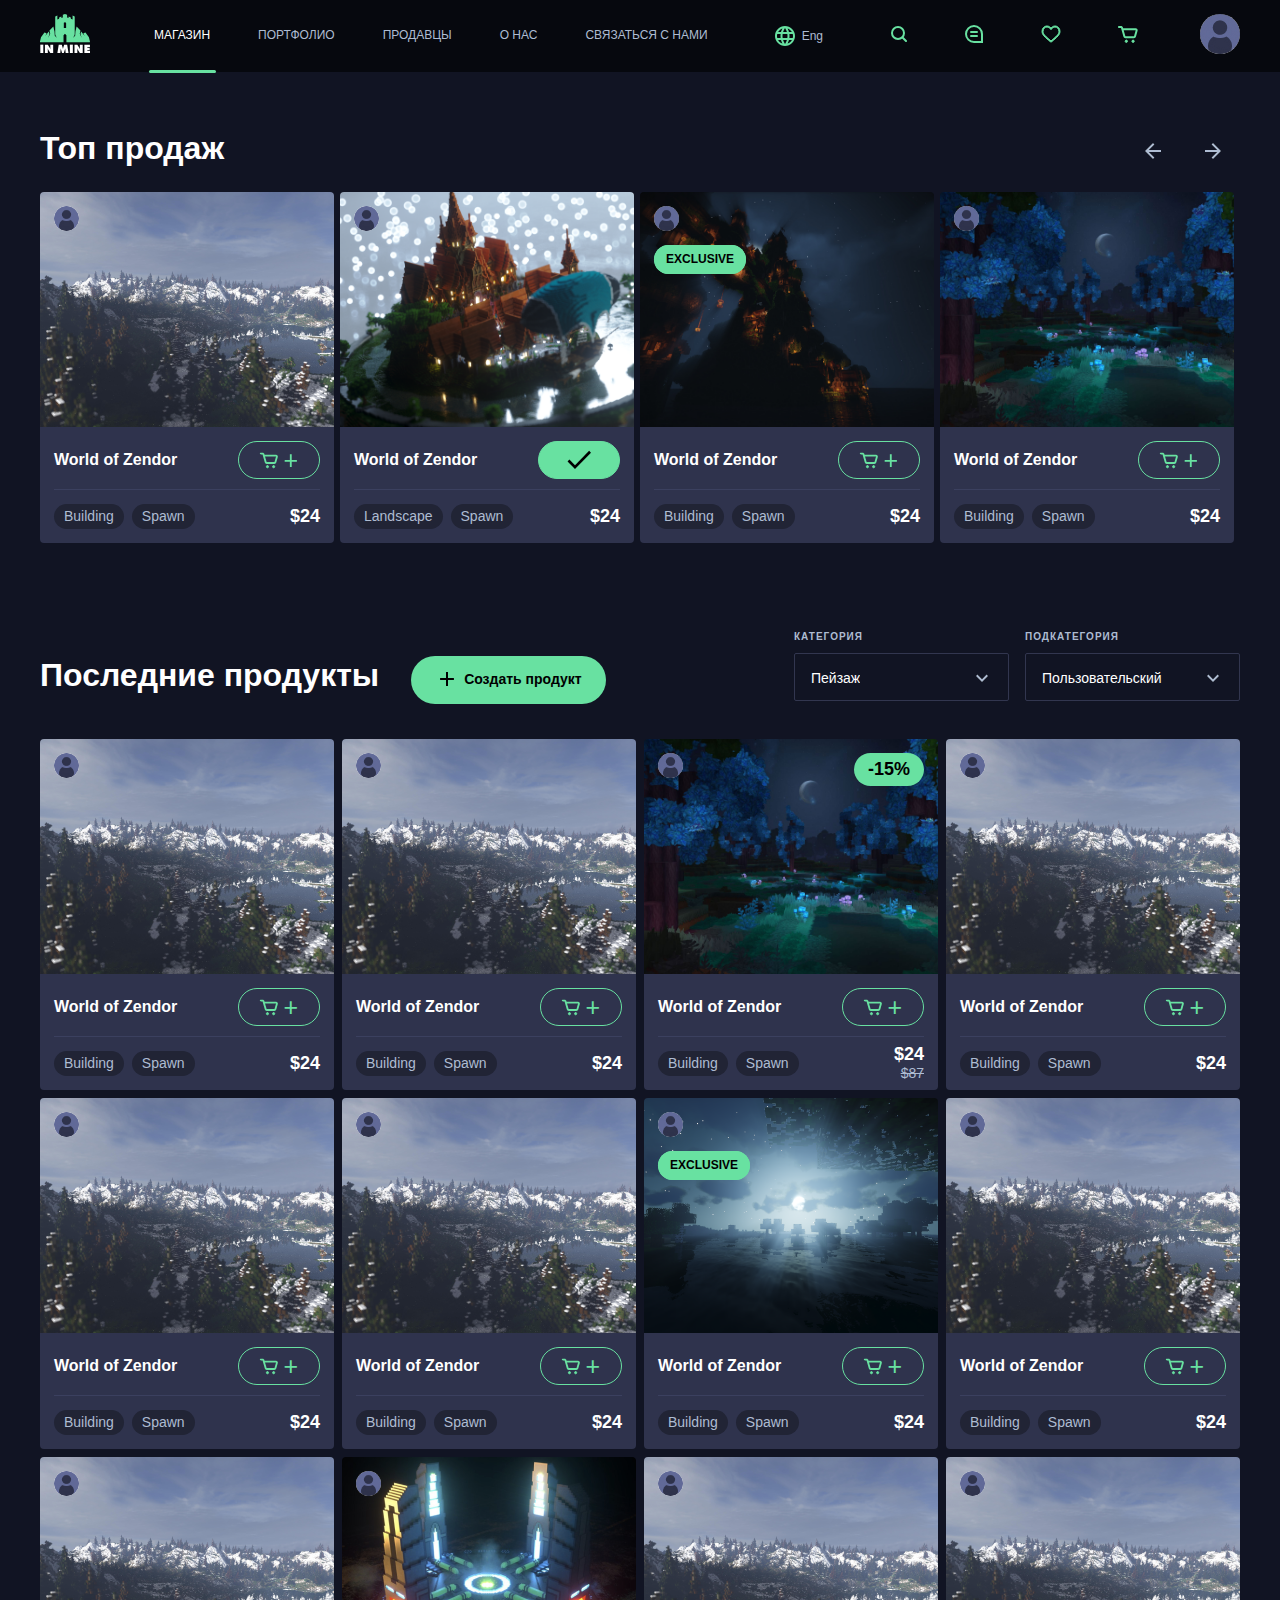
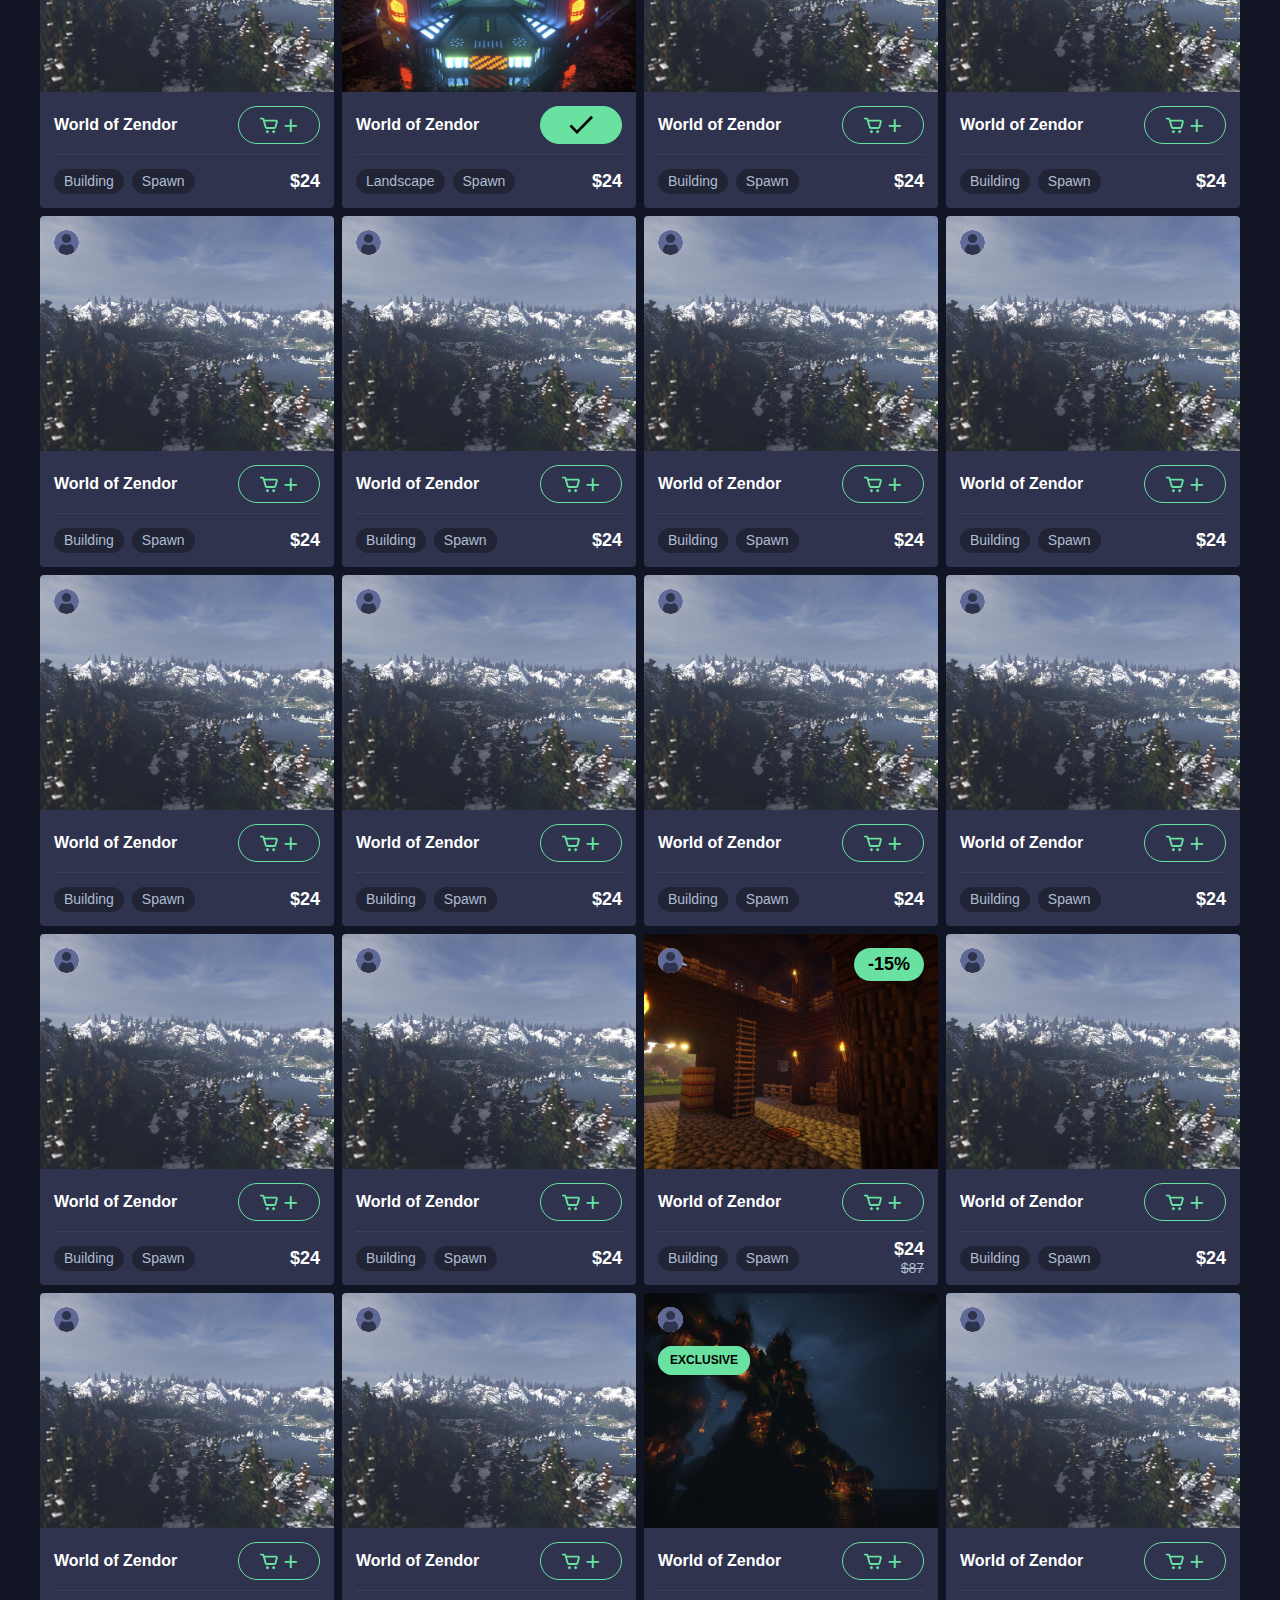
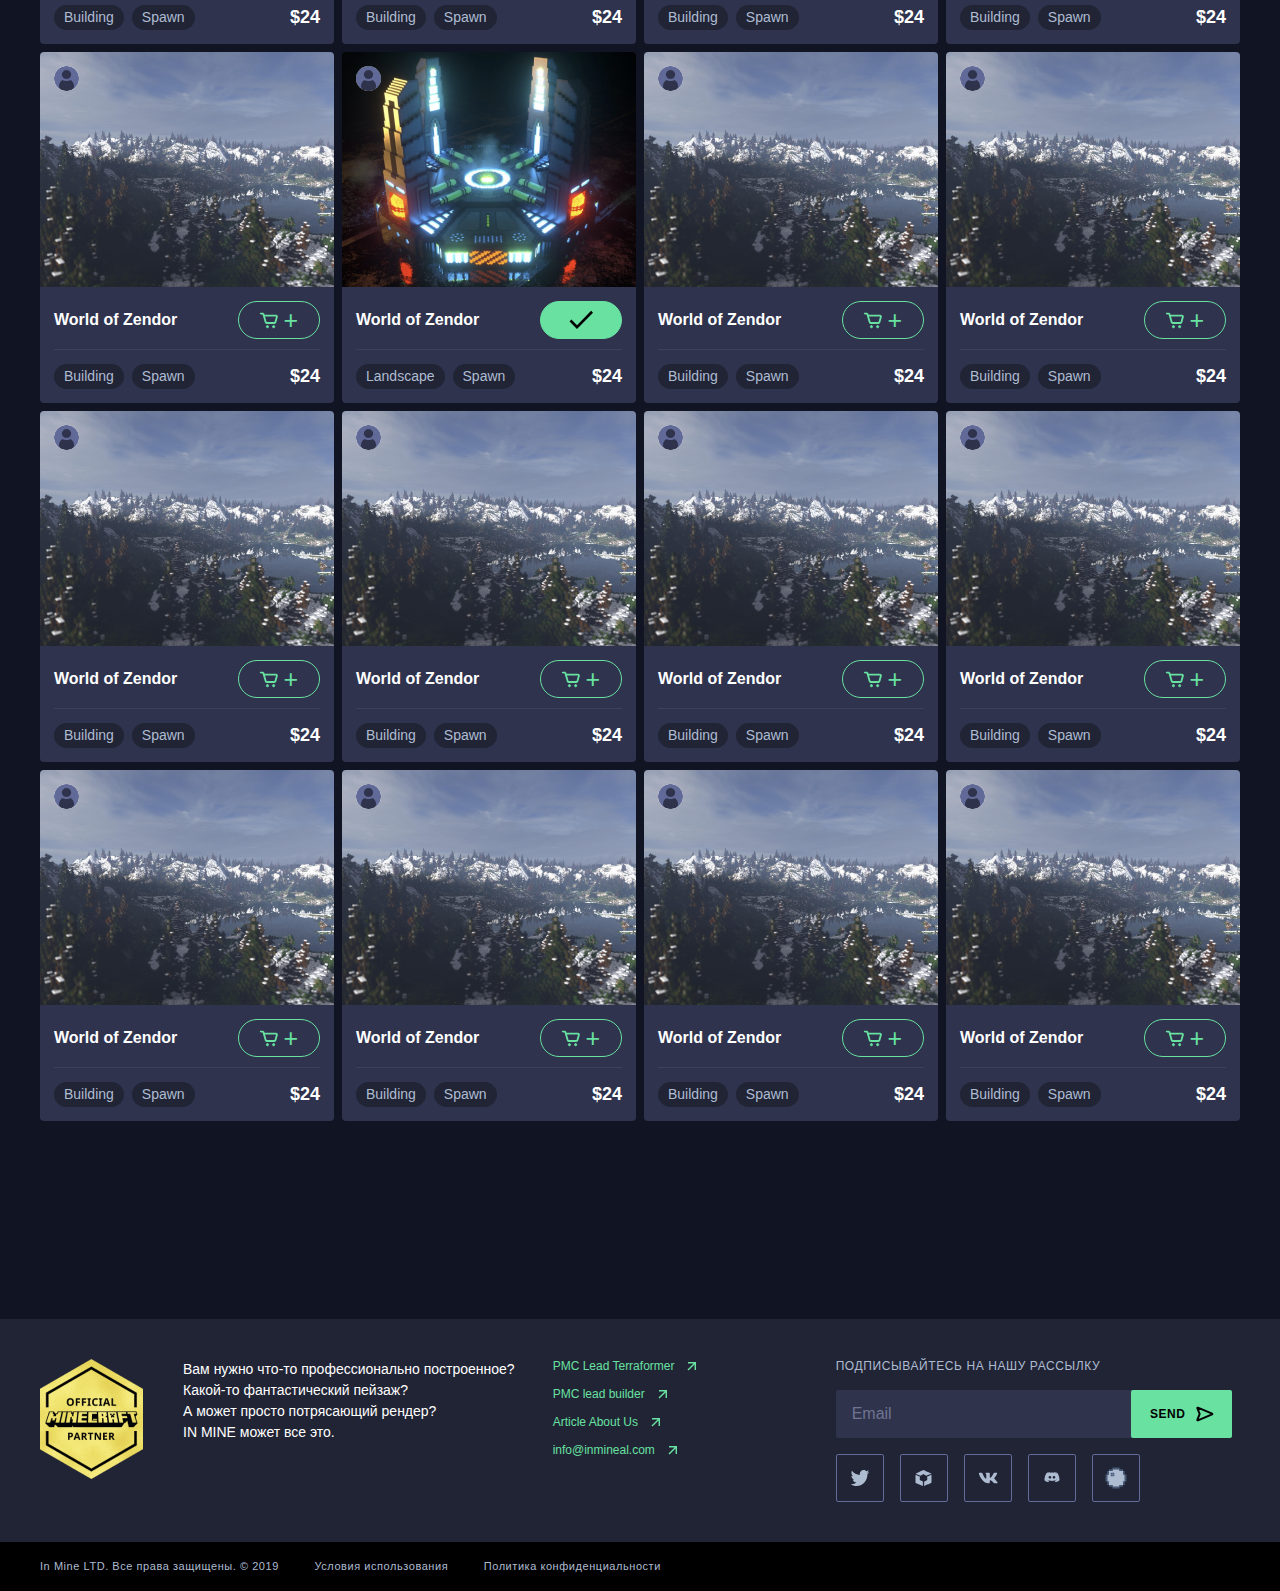
<file: store.html>
<!DOCTYPE html>
<html lang="en">

<head>
  <meta charset="UTF-8">
  <meta name="viewport" content="width=device-width, initial-scale=1.0">
  <title>InMine</title>
  <link rel="stylesheet" href="css/libs.min.css">
  <link rel="stylesheet" href="css/style.min.css">
</head>

<body>
  <div class="wrapper">
    <div class="content">
      <header class="header">
        <div class="header__inner">
          <div class="header__top-wrapper">
            <div class="container">
              <div class="header__inner-top">
                <div class="header__logo">
                  <a class="header__logo-link" href="index.html">
                    <img src="images/icons/header-logo-top.svg" alt="">
                  </a>
                </div>
                <div class="menu-btn">
                  <div class="menu-btn__row"></div>
                  <div class="menu-btn__row"></div>
                  <div class="menu-btn__row"></div>
                </div>
                <nav class="header__menu">
                  <ul class="header__menu-list">
                    <li class="header__menu-item">
                      <a class="header__menu-link active" href="store.html">Магазин</a>
                    </li>
                    <li class="header__menu-item">
                      <a class="header__menu-link" href="portfolio.html">Портфолио</a>
                    </li>
                    <li class="header__menu-item">
                      <a class="header__menu-link" href="sellers.html">Продавцы</a>
                    </li>
                    <li class="header__menu-item">
                      <a class="header__menu-link" href="about-us.html">О нас</a>
                    </li>
                    <li class="header__menu-item">
                      <a class="header__menu-link" href="contact.html">Связаться с нами</a>
                    </li>
                  </ul>
                </nav>
                <div class="header__lang">
                  <button><img src="images/icons/header-language.svg" alt=""></button>
                  <span>Eng</span>
                </div>
                <div class="header__top-icons">
                  <ul class="header__icons-list">
                    <li><a href="page-404.html"><img src="images/icons/loupe.svg" alt=""></a></li>
                    <li><a href="page-404.html"><img src="images/icons/comments.svg" alt=""></a></li>
                    <li><a href="page-404.html"><img src="images/icons/like.svg" alt=""></a></li>
                    <li><a href="page-404.html"><img src="images/icons/basket.svg" alt=""></a></li>
                  </ul>
                </div>
                <div class="header__top-user">
                  <a class="header__user-link" href="product.html">
                    <img src="images/content/user.jpg" alt="">
                  </a>
                </div>
              </div>
            </div>
          </div>
        </div>
      </header>
      <section class="hottest">
        <div class="container">
          <h3 class="section-title">
            Топ продаж
          </h3>
          <div class="on-sale__inner animate__animated animate__fadeInLeftBig wow">
            <div class="on-sale__item">
              <a class="best-projects__item-user" href="product.html">
                <img src="images/content/user.jpg" alt="">
              </a>
              <a class="on-sale__item-img" href="product.html">
                <a class="icons-box" href="product.html">
                  <img src="images/icons/like-product.svg" alt="">
                </a>
                <div class="on-sale__item-img--hov on-sale__item-img">
                  <img src="images/content/product-img.png" alt="">
                </div>
              </a>
              <div class="on-sale__item-content">
                <div class="on-sale__item-title on-sale__item-title--defualt">
                  <div class="on-sale__item-hov">
                    <a class="on-sale__item-name" href="product.html">World of Zendor</a>
                    <div class="product-area">12000 х 12000</div>
                  </div>
                  <button type="button"><svg width="22" height="22" viewBox="0 0 24 24" fill="none"
                      xmlns="http://www.w3.org/2000/svg">
                      <path
                        d="M6.375 7.28571L5.40397 7.52468L5.4079 7.54064L5.41235 7.55646L6.375 7.28571ZM3 4C2.44772 4 2 4.44772 2 5C2 5.55228 2.44772 6 3 6V4ZM8.4199 14.5565L9.38255 14.2857L8.4199 14.5565ZM20.6426 8.55646L19.68 8.28572L20.6426 8.55646ZM19.9178 14.8272L21.6053 8.82721L19.68 8.28572L17.9925 14.2857L19.9178 14.8272ZM19.68 6.28571H6.375V8.28571H19.68V6.28571ZM5.41235 7.55646L7.45725 14.8272L9.38255 14.2857L7.33765 7.01497L5.41235 7.55646ZM9.38255 16.2857H17.9925V14.2857H9.38255V16.2857ZM7.34603 7.04675L6.97081 5.52207L5.02876 6L5.40397 7.52468L7.34603 7.04675ZM5.02876 4H3V6H5.02876V4ZM6.97081 5.52207C6.75085 4.62826 5.94924 4 5.02876 4V6L5.02876 6L6.97081 5.52207ZM7.45725 14.8272C7.69984 15.6898 8.48652 16.2857 9.38255 16.2857V14.2857L9.38255 14.2857L7.45725 14.8272ZM21.6053 8.82721C21.9641 7.55139 21.0053 6.28571 19.68 6.28571V8.28571V8.28572L21.6053 8.82721ZM17.9925 14.2857V16.2857C18.8885 16.2857 19.6752 15.6898 19.9178 14.8272L17.9925 14.2857Z"
                        fill="#68E1A1" />
                      <path
                        d="M11.5 19.2856C11.5 19.9637 10.9609 20.4999 10.3125 20.4999C9.66406 20.4999 9.125 19.9637 9.125 19.2856C9.125 18.6075 9.66406 18.0713 10.3125 18.0713C10.9609 18.0713 11.5 18.6075 11.5 19.2856Z"
                        fill="#68E1A1" stroke="#68E1A1" />
                      <path
                        d="M18.25 19.2856C18.25 19.9637 17.7109 20.4999 17.0625 20.4999C16.4141 20.4999 15.875 19.9637 15.875 19.2856C15.875 18.6075 16.4141 18.0713 17.0625 18.0713C17.7109 18.0713 18.25 18.6075 18.25 19.2856Z"
                        fill="#68E1A1" stroke="#68E1A1" />
                    </svg>
                  </button>
                </div>
                <div class="on-sale__info">
                  <a class="on-sale__tag" href="product.html">Building</a>
                  <a class="on-sale__tag" href="product.html">Spawn</a>
                  <a class="on-sale__tag on-sale__tag--more" href="product.html">more</a>
                  <div class="on-sale__price">$24</div>
                </div>
              </div>
            </div>
            <div class="on-sale__item on-sale__item--saled">
              <a class="best-projects__item-user" href="product.html">
                <img src="images/content/user.jpg" alt="">
              </a>
              <a class="on-sale__item-img" href="product.html">
                <a class="icons-box" href="product.html">
                  <img src="images/icons/like-product.svg" alt="">
                </a>
                <a class="icons-box icons-box--pencil" href="product.html">
                  <img src="images/icons/pencil.svg" alt="">
                </a>
                <a class="icons-box icons-box--mess" href="product.html">
                  <img src="images/icons/mess.svg" alt="">
                </a>
                <div class="on-sale__item-img--hov on-sale__item-img">
                  <img src="images/main.png" alt="">
                </div>
              </a>
              <div class="on-sale__item-content">
                <div class="on-sale__item-title">
                  <a class="on-sale__item-name" href="product.html">World of Zendor</a>
                  <button type="button"><img src="images/icons/marker.svg" alt=""></button>
                </div>
                <div class="on-sale__info">
                  <a class="on-sale__tag" href="product.html">Landscape</a>
                  <a class="on-sale__tag" href="product.html">Spawn</a>
                  <div class="on-sale__price">$24</div>
                </div>
              </div>
            </div>
            <div class="on-sale__item on-sale__item--exclusive">
              <a class="best-projects__item-user" href="product.html">
                <img src="images/content/user.jpg" alt="">
              </a>
              <a class="on-sale__item-img" href="product.html">
                <a class="icons-box" href="product.html">
                  <img src="images/icons/like-product.svg" alt="">
                </a>
                <div class="on-sale__item-img--hov on-sale__item-img">
                  <img src="images/header-bg-4.jpg" alt="">
                </div>
              </a>
              <div class="on-sale__item-content">
                <div class="on-sale__item-title on-sale__item-title--defualt">
                  <div class="on-sale__item-hov">
                    <a class="on-sale__item-name" href="product.html">World of Zendor</a>
                    <div class="product-area">12000 х 12000</div>
                  </div>
                  <button type="button"><svg width="22" height="22" viewBox="0 0 24 24" fill="none"
                      xmlns="http://www.w3.org/2000/svg">
                      <path
                        d="M6.375 7.28571L5.40397 7.52468L5.4079 7.54064L5.41235 7.55646L6.375 7.28571ZM3 4C2.44772 4 2 4.44772 2 5C2 5.55228 2.44772 6 3 6V4ZM8.4199 14.5565L9.38255 14.2857L8.4199 14.5565ZM20.6426 8.55646L19.68 8.28572L20.6426 8.55646ZM19.9178 14.8272L21.6053 8.82721L19.68 8.28572L17.9925 14.2857L19.9178 14.8272ZM19.68 6.28571H6.375V8.28571H19.68V6.28571ZM5.41235 7.55646L7.45725 14.8272L9.38255 14.2857L7.33765 7.01497L5.41235 7.55646ZM9.38255 16.2857H17.9925V14.2857H9.38255V16.2857ZM7.34603 7.04675L6.97081 5.52207L5.02876 6L5.40397 7.52468L7.34603 7.04675ZM5.02876 4H3V6H5.02876V4ZM6.97081 5.52207C6.75085 4.62826 5.94924 4 5.02876 4V6L5.02876 6L6.97081 5.52207ZM7.45725 14.8272C7.69984 15.6898 8.48652 16.2857 9.38255 16.2857V14.2857L9.38255 14.2857L7.45725 14.8272ZM21.6053 8.82721C21.9641 7.55139 21.0053 6.28571 19.68 6.28571V8.28571V8.28572L21.6053 8.82721ZM17.9925 14.2857V16.2857C18.8885 16.2857 19.6752 15.6898 19.9178 14.8272L17.9925 14.2857Z"
                        fill="#68E1A1" />
                      <path
                        d="M11.5 19.2856C11.5 19.9637 10.9609 20.4999 10.3125 20.4999C9.66406 20.4999 9.125 19.9637 9.125 19.2856C9.125 18.6075 9.66406 18.0713 10.3125 18.0713C10.9609 18.0713 11.5 18.6075 11.5 19.2856Z"
                        fill="#68E1A1" stroke="#68E1A1" />
                      <path
                        d="M18.25 19.2856C18.25 19.9637 17.7109 20.4999 17.0625 20.4999C16.4141 20.4999 15.875 19.9637 15.875 19.2856C15.875 18.6075 16.4141 18.0713 17.0625 18.0713C17.7109 18.0713 18.25 18.6075 18.25 19.2856Z"
                        fill="#68E1A1" stroke="#68E1A1" />
                    </svg>
                  </button>
                </div>
                <div class="on-sale__info">
                  <a class="on-sale__tag" href="product.html">Building</a>
                  <a class="on-sale__tag" href="product.html">Spawn</a>
                  <a class="on-sale__tag on-sale__tag--more" href="product.html">more</a>
                  <div class="on-sale__price">$24</div>
                </div>
              </div>
            </div>
            <div class="on-sale__item">
              <a class="best-projects__item-user" href="product.html">
                <img src="images/content/user.jpg" alt="">
              </a>
              <a class="on-sale__item-img" href="product.html">
                <a class="icons-box" href="product.html">
                  <img src="images/icons/like-product.svg" alt="">
                </a>
                <div class="on-sale__item-img--hov on-sale__item-img">
                  <img src="images/header-bg-3.jpg" alt="">
                </div>
              </a>
              <div class="on-sale__item-content">
                <div class="on-sale__item-title on-sale__item-title--defualt">
                  <div class="on-sale__item-hov">
                    <a class="on-sale__item-name" href="product.html">World of Zendor</a>
                    <div class="product-area">12000 х 12000</div>
                  </div>
                  <button type="button"><svg width="22" height="22" viewBox="0 0 24 24" fill="none"
                      xmlns="http://www.w3.org/2000/svg">
                      <path
                        d="M6.375 7.28571L5.40397 7.52468L5.4079 7.54064L5.41235 7.55646L6.375 7.28571ZM3 4C2.44772 4 2 4.44772 2 5C2 5.55228 2.44772 6 3 6V4ZM8.4199 14.5565L9.38255 14.2857L8.4199 14.5565ZM20.6426 8.55646L19.68 8.28572L20.6426 8.55646ZM19.9178 14.8272L21.6053 8.82721L19.68 8.28572L17.9925 14.2857L19.9178 14.8272ZM19.68 6.28571H6.375V8.28571H19.68V6.28571ZM5.41235 7.55646L7.45725 14.8272L9.38255 14.2857L7.33765 7.01497L5.41235 7.55646ZM9.38255 16.2857H17.9925V14.2857H9.38255V16.2857ZM7.34603 7.04675L6.97081 5.52207L5.02876 6L5.40397 7.52468L7.34603 7.04675ZM5.02876 4H3V6H5.02876V4ZM6.97081 5.52207C6.75085 4.62826 5.94924 4 5.02876 4V6L5.02876 6L6.97081 5.52207ZM7.45725 14.8272C7.69984 15.6898 8.48652 16.2857 9.38255 16.2857V14.2857L9.38255 14.2857L7.45725 14.8272ZM21.6053 8.82721C21.9641 7.55139 21.0053 6.28571 19.68 6.28571V8.28571V8.28572L21.6053 8.82721ZM17.9925 14.2857V16.2857C18.8885 16.2857 19.6752 15.6898 19.9178 14.8272L17.9925 14.2857Z"
                        fill="#68E1A1" />
                      <path
                        d="M11.5 19.2856C11.5 19.9637 10.9609 20.4999 10.3125 20.4999C9.66406 20.4999 9.125 19.9637 9.125 19.2856C9.125 18.6075 9.66406 18.0713 10.3125 18.0713C10.9609 18.0713 11.5 18.6075 11.5 19.2856Z"
                        fill="#68E1A1" stroke="#68E1A1" />
                      <path
                        d="M18.25 19.2856C18.25 19.9637 17.7109 20.4999 17.0625 20.4999C16.4141 20.4999 15.875 19.9637 15.875 19.2856C15.875 18.6075 16.4141 18.0713 17.0625 18.0713C17.7109 18.0713 18.25 18.6075 18.25 19.2856Z"
                        fill="#68E1A1" stroke="#68E1A1" />
                    </svg>
                  </button>
                </div>
                <div class="on-sale__info">
                  <a class="on-sale__tag" href="product.html">Building</a>
                  <a class="on-sale__tag" href="product.html">Spawn</a>
                  <a class="on-sale__tag on-sale__tag--more" href="product.html">more</a>
                  <div class="on-sale__price">$24</div>
                </div>
              </div>
            </div>
            <div class="on-sale__item">
              <a class="best-projects__item-user" href="product.html">
                <img src="images/content/user.jpg" alt="">
              </a>
              <a class="on-sale__item-img" href="product.html">
                <a class="icons-box" href="product.html">
                  <img src="images/icons/like-product.svg" alt="">
                </a>
                <div class="on-sale__item-img--hov on-sale__item-img">
                  <img src="images/header-bg-2.jpg" alt="">
                </div>
              </a>
              <div class="on-sale__item-content">
                <div class="on-sale__item-title on-sale__item-title--defualt">
                  <div class="on-sale__item-hov">
                    <a class="on-sale__item-name" href="product.html">World of Zendor</a>
                    <div class="product-area">12000 х 12000</div>
                  </div>
                  <button type="button"><svg width="22" height="22" viewBox="0 0 24 24" fill="none"
                      xmlns="http://www.w3.org/2000/svg">
                      <path
                        d="M6.375 7.28571L5.40397 7.52468L5.4079 7.54064L5.41235 7.55646L6.375 7.28571ZM3 4C2.44772 4 2 4.44772 2 5C2 5.55228 2.44772 6 3 6V4ZM8.4199 14.5565L9.38255 14.2857L8.4199 14.5565ZM20.6426 8.55646L19.68 8.28572L20.6426 8.55646ZM19.9178 14.8272L21.6053 8.82721L19.68 8.28572L17.9925 14.2857L19.9178 14.8272ZM19.68 6.28571H6.375V8.28571H19.68V6.28571ZM5.41235 7.55646L7.45725 14.8272L9.38255 14.2857L7.33765 7.01497L5.41235 7.55646ZM9.38255 16.2857H17.9925V14.2857H9.38255V16.2857ZM7.34603 7.04675L6.97081 5.52207L5.02876 6L5.40397 7.52468L7.34603 7.04675ZM5.02876 4H3V6H5.02876V4ZM6.97081 5.52207C6.75085 4.62826 5.94924 4 5.02876 4V6L5.02876 6L6.97081 5.52207ZM7.45725 14.8272C7.69984 15.6898 8.48652 16.2857 9.38255 16.2857V14.2857L9.38255 14.2857L7.45725 14.8272ZM21.6053 8.82721C21.9641 7.55139 21.0053 6.28571 19.68 6.28571V8.28571V8.28572L21.6053 8.82721ZM17.9925 14.2857V16.2857C18.8885 16.2857 19.6752 15.6898 19.9178 14.8272L17.9925 14.2857Z"
                        fill="#68E1A1" />
                      <path
                        d="M11.5 19.2856C11.5 19.9637 10.9609 20.4999 10.3125 20.4999C9.66406 20.4999 9.125 19.9637 9.125 19.2856C9.125 18.6075 9.66406 18.0713 10.3125 18.0713C10.9609 18.0713 11.5 18.6075 11.5 19.2856Z"
                        fill="#68E1A1" stroke="#68E1A1" />
                      <path
                        d="M18.25 19.2856C18.25 19.9637 17.7109 20.4999 17.0625 20.4999C16.4141 20.4999 15.875 19.9637 15.875 19.2856C15.875 18.6075 16.4141 18.0713 17.0625 18.0713C17.7109 18.0713 18.25 18.6075 18.25 19.2856Z"
                        fill="#68E1A1" stroke="#68E1A1" />
                    </svg>
                  </button>
                </div>
                <div class="on-sale__info">
                  <a class="on-sale__tag" href="product.html">Building</a>
                  <a class="on-sale__tag" href="product.html">Spawn</a>
                  <a class="on-sale__tag on-sale__tag--more" href="product.html">more</a>
                  <div class="on-sale__price">$24</div>
                </div>
              </div>
            </div>
            <div class="on-sale__item on-sale__item--saled">
              <a class="best-projects__item-user" href="product.html">
                <img src="images/content/user.jpg" alt="">
              </a>
              <a class="on-sale__item-img" href="product.html">
                <a class="icons-box" href="product.html">
                  <img src="images/icons/like-product.svg" alt="">
                </a>
                <a class="icons-box icons-box--pencil" href="product.html">
                  <img src="images/icons/pencil.svg" alt="">
                </a>
                <a class="icons-box icons-box--mess" href="product.html">
                  <img src="images/icons/mess.svg" alt="">
                </a>
                <div class="on-sale__item-img--hov on-sale__item-img">
                  <img src="images/content/product-img-2.png" alt="">
                </div>
              </a>
              <div class="on-sale__item-content">
                <div class="on-sale__item-title">
                  <a class="on-sale__item-name" href="product.html">World of Zendor</a>
                  <button type="button"><img src="images/icons/marker.svg" alt=""></button>
                </div>
                <div class="on-sale__info">
                  <a class="on-sale__tag" href="product.html">Landscape</a>
                  <a class="on-sale__tag" href="product.html">Spawn</a>
                  <div class="on-sale__price">$24</div>
                </div>
              </div>
            </div>
            <div class="on-sale__item">
              <a class="best-projects__item-user" href="product.html">
                <img src="images/content/user.jpg" alt="">
              </a>
              <a class="on-sale__item-img" href="product.html">
                <a class="icons-box" href="product.html">
                  <img src="images/icons/like-product.svg" alt="">
                </a>
                <div class="on-sale__item-img--hov on-sale__item-img">
                  <img src="images/slider-bg.jpg" alt="">
                </div>
              </a>
              <div class="on-sale__item-content">
                <div class="on-sale__item-title on-sale__item-title--defualt">
                  <div class="on-sale__item-hov">
                    <a class="on-sale__item-name" href="product.html">World of Zendor</a>
                    <div class="product-area">12000 х 12000</div>
                  </div>
                  <button type="button"><svg width="22" height="22" viewBox="0 0 24 24" fill="none"
                      xmlns="http://www.w3.org/2000/svg">
                      <path
                        d="M6.375 7.28571L5.40397 7.52468L5.4079 7.54064L5.41235 7.55646L6.375 7.28571ZM3 4C2.44772 4 2 4.44772 2 5C2 5.55228 2.44772 6 3 6V4ZM8.4199 14.5565L9.38255 14.2857L8.4199 14.5565ZM20.6426 8.55646L19.68 8.28572L20.6426 8.55646ZM19.9178 14.8272L21.6053 8.82721L19.68 8.28572L17.9925 14.2857L19.9178 14.8272ZM19.68 6.28571H6.375V8.28571H19.68V6.28571ZM5.41235 7.55646L7.45725 14.8272L9.38255 14.2857L7.33765 7.01497L5.41235 7.55646ZM9.38255 16.2857H17.9925V14.2857H9.38255V16.2857ZM7.34603 7.04675L6.97081 5.52207L5.02876 6L5.40397 7.52468L7.34603 7.04675ZM5.02876 4H3V6H5.02876V4ZM6.97081 5.52207C6.75085 4.62826 5.94924 4 5.02876 4V6L5.02876 6L6.97081 5.52207ZM7.45725 14.8272C7.69984 15.6898 8.48652 16.2857 9.38255 16.2857V14.2857L9.38255 14.2857L7.45725 14.8272ZM21.6053 8.82721C21.9641 7.55139 21.0053 6.28571 19.68 6.28571V8.28571V8.28572L21.6053 8.82721ZM17.9925 14.2857V16.2857C18.8885 16.2857 19.6752 15.6898 19.9178 14.8272L17.9925 14.2857Z"
                        fill="#68E1A1" />
                      <path
                        d="M11.5 19.2856C11.5 19.9637 10.9609 20.4999 10.3125 20.4999C9.66406 20.4999 9.125 19.9637 9.125 19.2856C9.125 18.6075 9.66406 18.0713 10.3125 18.0713C10.9609 18.0713 11.5 18.6075 11.5 19.2856Z"
                        fill="#68E1A1" stroke="#68E1A1" />
                      <path
                        d="M18.25 19.2856C18.25 19.9637 17.7109 20.4999 17.0625 20.4999C16.4141 20.4999 15.875 19.9637 15.875 19.2856C15.875 18.6075 16.4141 18.0713 17.0625 18.0713C17.7109 18.0713 18.25 18.6075 18.25 19.2856Z"
                        fill="#68E1A1" stroke="#68E1A1" />
                    </svg>
                  </button>
                </div>
                <div class="on-sale__info">
                  <a class="on-sale__tag" href="product.html">Building</a>
                  <a class="on-sale__tag" href="product.html">Spawn</a>
                  <a class="on-sale__tag on-sale__tag--more" href="product.html">more</a>
                  <div class="on-sale__price">$24</div>
                </div>
              </div>
            </div>
          </div>
        </div>
      </section>
      <section class="latest-products">
        <div class="container">
          <div class="latest-products__top">
            <div class="latest-products__top-left">
              <h3 class="section-title">
                Последние продукты
              </h3>
              <div class="create-link">
                <a href="product.html">Создать продукт</a>
              </div>
            </div>
            <div class="products-select">
              <div class="select__title">
                Категория
              </div>
              <select>
                <option>Пейзаж</option>
                <option>Пейзаж</option>
                <option>Пейзаж</option>
                <option>Пейзаж</option>
              </select>
            </div>
            <div class="products-select products-select--2">
              <div class="select__title">
                подкатегория
              </div>
              <select>
                <option>Пользовательский</option>
                <option>Пользовательский</option>
                <option>Пользовательский</option>
                <option>Пользовательский</option>
              </select>
            </div>
            <button type="button" class="filter">
              <img src="images/icons/sort.svg" alt="">
            </button>
          </div>
          <div class="latest-products__items animate__animated animate__fadeInRightBig wow">
            <div class="on-sale__item">
              <a class="best-projects__item-user" href="product.html">
                <img src="images/content/user.jpg" alt="">
              </a>
              <a class="on-sale__item-img" href="product.html">
                <a class="icons-box" href="product.html">
                  <img src="images/icons/like-product.svg" alt="">
                </a>
                <div class="on-sale__item-img--hov on-sale__item-img">
                  <img src="images/content/product-img.png" alt="">
                </div>
              </a>
              <div class="on-sale__item-content">
                <div class="on-sale__item-title on-sale__item-title--defualt">
                  <div class="on-sale__item-hov">
                    <a class="on-sale__item-name" href="product.html">World of Zendor</a>
                    <div class="product-area">12000 х 12000</div>
                  </div>
                  <button type="button"><svg width="22" height="22" viewBox="0 0 24 24" fill="none"
                      xmlns="http://www.w3.org/2000/svg">
                      <path
                        d="M6.375 7.28571L5.40397 7.52468L5.4079 7.54064L5.41235 7.55646L6.375 7.28571ZM3 4C2.44772 4 2 4.44772 2 5C2 5.55228 2.44772 6 3 6V4ZM8.4199 14.5565L9.38255 14.2857L8.4199 14.5565ZM20.6426 8.55646L19.68 8.28572L20.6426 8.55646ZM19.9178 14.8272L21.6053 8.82721L19.68 8.28572L17.9925 14.2857L19.9178 14.8272ZM19.68 6.28571H6.375V8.28571H19.68V6.28571ZM5.41235 7.55646L7.45725 14.8272L9.38255 14.2857L7.33765 7.01497L5.41235 7.55646ZM9.38255 16.2857H17.9925V14.2857H9.38255V16.2857ZM7.34603 7.04675L6.97081 5.52207L5.02876 6L5.40397 7.52468L7.34603 7.04675ZM5.02876 4H3V6H5.02876V4ZM6.97081 5.52207C6.75085 4.62826 5.94924 4 5.02876 4V6L5.02876 6L6.97081 5.52207ZM7.45725 14.8272C7.69984 15.6898 8.48652 16.2857 9.38255 16.2857V14.2857L9.38255 14.2857L7.45725 14.8272ZM21.6053 8.82721C21.9641 7.55139 21.0053 6.28571 19.68 6.28571V8.28571V8.28572L21.6053 8.82721ZM17.9925 14.2857V16.2857C18.8885 16.2857 19.6752 15.6898 19.9178 14.8272L17.9925 14.2857Z"
                        fill="#68E1A1" />
                      <path
                        d="M11.5 19.2856C11.5 19.9637 10.9609 20.4999 10.3125 20.4999C9.66406 20.4999 9.125 19.9637 9.125 19.2856C9.125 18.6075 9.66406 18.0713 10.3125 18.0713C10.9609 18.0713 11.5 18.6075 11.5 19.2856Z"
                        fill="#68E1A1" stroke="#68E1A1" />
                      <path
                        d="M18.25 19.2856C18.25 19.9637 17.7109 20.4999 17.0625 20.4999C16.4141 20.4999 15.875 19.9637 15.875 19.2856C15.875 18.6075 16.4141 18.0713 17.0625 18.0713C17.7109 18.0713 18.25 18.6075 18.25 19.2856Z"
                        fill="#68E1A1" stroke="#68E1A1" />
                    </svg>
                  </button>
                </div>
                <div class="on-sale__info">
                  <a class="on-sale__tag" href="product.html">Building</a>
                  <a class="on-sale__tag" href="product.html">Spawn</a>
                  <a class="on-sale__tag on-sale__tag--more" href="product.html">more</a>
                  <div class="on-sale__price">$24</div>
                </div>
              </div>
            </div>
            <div class="on-sale__item">
              <a class="best-projects__item-user" href="product.html">
                <img src="images/content/user.jpg" alt="">
              </a>
              <a class="on-sale__item-img" href="product.html">
                <a class="icons-box" href="product.html">
                  <img src="images/icons/like-product.svg" alt="">
                </a>
                <div class="on-sale__item-img--hov on-sale__item-img">
                  <img src="images/content/product-img.png" alt="">
                </div>
              </a>
              <div class="on-sale__item-content">
                <div class="on-sale__item-title on-sale__item-title--defualt">
                  <div class="on-sale__item-hov">
                    <a class="on-sale__item-name" href="product.html">World of Zendor</a>
                    <div class="product-area">12000 х 12000</div>
                  </div>
                  <button type="button"><svg width="22" height="22" viewBox="0 0 24 24" fill="none"
                      xmlns="http://www.w3.org/2000/svg">
                      <path
                        d="M6.375 7.28571L5.40397 7.52468L5.4079 7.54064L5.41235 7.55646L6.375 7.28571ZM3 4C2.44772 4 2 4.44772 2 5C2 5.55228 2.44772 6 3 6V4ZM8.4199 14.5565L9.38255 14.2857L8.4199 14.5565ZM20.6426 8.55646L19.68 8.28572L20.6426 8.55646ZM19.9178 14.8272L21.6053 8.82721L19.68 8.28572L17.9925 14.2857L19.9178 14.8272ZM19.68 6.28571H6.375V8.28571H19.68V6.28571ZM5.41235 7.55646L7.45725 14.8272L9.38255 14.2857L7.33765 7.01497L5.41235 7.55646ZM9.38255 16.2857H17.9925V14.2857H9.38255V16.2857ZM7.34603 7.04675L6.97081 5.52207L5.02876 6L5.40397 7.52468L7.34603 7.04675ZM5.02876 4H3V6H5.02876V4ZM6.97081 5.52207C6.75085 4.62826 5.94924 4 5.02876 4V6L5.02876 6L6.97081 5.52207ZM7.45725 14.8272C7.69984 15.6898 8.48652 16.2857 9.38255 16.2857V14.2857L9.38255 14.2857L7.45725 14.8272ZM21.6053 8.82721C21.9641 7.55139 21.0053 6.28571 19.68 6.28571V8.28571V8.28572L21.6053 8.82721ZM17.9925 14.2857V16.2857C18.8885 16.2857 19.6752 15.6898 19.9178 14.8272L17.9925 14.2857Z"
                        fill="#68E1A1" />
                      <path
                        d="M11.5 19.2856C11.5 19.9637 10.9609 20.4999 10.3125 20.4999C9.66406 20.4999 9.125 19.9637 9.125 19.2856C9.125 18.6075 9.66406 18.0713 10.3125 18.0713C10.9609 18.0713 11.5 18.6075 11.5 19.2856Z"
                        fill="#68E1A1" stroke="#68E1A1" />
                      <path
                        d="M18.25 19.2856C18.25 19.9637 17.7109 20.4999 17.0625 20.4999C16.4141 20.4999 15.875 19.9637 15.875 19.2856C15.875 18.6075 16.4141 18.0713 17.0625 18.0713C17.7109 18.0713 18.25 18.6075 18.25 19.2856Z"
                        fill="#68E1A1" stroke="#68E1A1" />
                    </svg>
                  </button>
                </div>
                <div class="on-sale__info">
                  <a class="on-sale__tag" href="product.html">Building</a>
                  <a class="on-sale__tag" href="product.html">Spawn</a>
                  <a class="on-sale__tag on-sale__tag--more" href="product.html">more</a>
                  <div class="on-sale__price">$24</div>
                </div>
              </div>
            </div>
            <div class="on-sale__item on-sale__item--promotion">
              <a class="best-projects__item-user" href="product.html">
                <img src="images/content/user.jpg" alt="">
              </a>
              <span class="promotion">-15%</span>
              <a class="on-sale__item-img" href="product.html">
                <a class="icons-box" href="product.html">
                  <img src="images/icons/like-product.svg" alt="">
                </a>
                <div class="on-sale__item-img--hov on-sale__item-img">
                  <img src="images/header-bg-3.jpg" alt="">
                </div>
              </a>
              <div class="on-sale__item-content">
                <div class="on-sale__item-title on-sale__item-title--defualt">
                  <div class="on-sale__item-hov">
                    <a class="on-sale__item-name" href="product.html">World of Zendor</a>
                    <div class="product-area">12000 х 12000</div>
                  </div>
                  <button type="button"><svg width="22" height="22" viewBox="0 0 24 24" fill="none"
                      xmlns="http://www.w3.org/2000/svg">
                      <path
                        d="M6.375 7.28571L5.40397 7.52468L5.4079 7.54064L5.41235 7.55646L6.375 7.28571ZM3 4C2.44772 4 2 4.44772 2 5C2 5.55228 2.44772 6 3 6V4ZM8.4199 14.5565L9.38255 14.2857L8.4199 14.5565ZM20.6426 8.55646L19.68 8.28572L20.6426 8.55646ZM19.9178 14.8272L21.6053 8.82721L19.68 8.28572L17.9925 14.2857L19.9178 14.8272ZM19.68 6.28571H6.375V8.28571H19.68V6.28571ZM5.41235 7.55646L7.45725 14.8272L9.38255 14.2857L7.33765 7.01497L5.41235 7.55646ZM9.38255 16.2857H17.9925V14.2857H9.38255V16.2857ZM7.34603 7.04675L6.97081 5.52207L5.02876 6L5.40397 7.52468L7.34603 7.04675ZM5.02876 4H3V6H5.02876V4ZM6.97081 5.52207C6.75085 4.62826 5.94924 4 5.02876 4V6L5.02876 6L6.97081 5.52207ZM7.45725 14.8272C7.69984 15.6898 8.48652 16.2857 9.38255 16.2857V14.2857L9.38255 14.2857L7.45725 14.8272ZM21.6053 8.82721C21.9641 7.55139 21.0053 6.28571 19.68 6.28571V8.28571V8.28572L21.6053 8.82721ZM17.9925 14.2857V16.2857C18.8885 16.2857 19.6752 15.6898 19.9178 14.8272L17.9925 14.2857Z"
                        fill="#68E1A1" />
                      <path
                        d="M11.5 19.2856C11.5 19.9637 10.9609 20.4999 10.3125 20.4999C9.66406 20.4999 9.125 19.9637 9.125 19.2856C9.125 18.6075 9.66406 18.0713 10.3125 18.0713C10.9609 18.0713 11.5 18.6075 11.5 19.2856Z"
                        fill="#68E1A1" stroke="#68E1A1" />
                      <path
                        d="M18.25 19.2856C18.25 19.9637 17.7109 20.4999 17.0625 20.4999C16.4141 20.4999 15.875 19.9637 15.875 19.2856C15.875 18.6075 16.4141 18.0713 17.0625 18.0713C17.7109 18.0713 18.25 18.6075 18.25 19.2856Z"
                        fill="#68E1A1" stroke="#68E1A1" />
                    </svg>
                  </button>
                </div>
                <div class="on-sale__info">
                  <a class="on-sale__tag" href="product.html">Building</a>
                  <a class="on-sale__tag" href="product.html">Spawn</a>
                  <a class="on-sale__tag on-sale__tag--more" href="product.html">more</a>
                  <div class="on-sale__price">$24</div>
                  <div class="price-promotion">$87</div>
                </div>
              </div>
            </div>
            <div class="on-sale__item">
              <a class="best-projects__item-user" href="product.html">
                <img src="images/content/user.jpg" alt="">
              </a>
              <a class="on-sale__item-img" href="product.html">
                <a class="icons-box" href="product.html">
                  <img src="images/icons/like-product.svg" alt="">
                </a>
                <div class="on-sale__item-img--hov on-sale__item-img">
                  <img src="images/content/product-img.png" alt="">
                </div>
              </a>
              <div class="on-sale__item-content">
                <div class="on-sale__item-title on-sale__item-title--defualt">
                  <div class="on-sale__item-hov">
                    <a class="on-sale__item-name" href="product.html">World of Zendor</a>
                    <div class="product-area">12000 х 12000</div>
                  </div>
                  <button type="button"><svg width="22" height="22" viewBox="0 0 24 24" fill="none"
                      xmlns="http://www.w3.org/2000/svg">
                      <path
                        d="M6.375 7.28571L5.40397 7.52468L5.4079 7.54064L5.41235 7.55646L6.375 7.28571ZM3 4C2.44772 4 2 4.44772 2 5C2 5.55228 2.44772 6 3 6V4ZM8.4199 14.5565L9.38255 14.2857L8.4199 14.5565ZM20.6426 8.55646L19.68 8.28572L20.6426 8.55646ZM19.9178 14.8272L21.6053 8.82721L19.68 8.28572L17.9925 14.2857L19.9178 14.8272ZM19.68 6.28571H6.375V8.28571H19.68V6.28571ZM5.41235 7.55646L7.45725 14.8272L9.38255 14.2857L7.33765 7.01497L5.41235 7.55646ZM9.38255 16.2857H17.9925V14.2857H9.38255V16.2857ZM7.34603 7.04675L6.97081 5.52207L5.02876 6L5.40397 7.52468L7.34603 7.04675ZM5.02876 4H3V6H5.02876V4ZM6.97081 5.52207C6.75085 4.62826 5.94924 4 5.02876 4V6L5.02876 6L6.97081 5.52207ZM7.45725 14.8272C7.69984 15.6898 8.48652 16.2857 9.38255 16.2857V14.2857L9.38255 14.2857L7.45725 14.8272ZM21.6053 8.82721C21.9641 7.55139 21.0053 6.28571 19.68 6.28571V8.28571V8.28572L21.6053 8.82721ZM17.9925 14.2857V16.2857C18.8885 16.2857 19.6752 15.6898 19.9178 14.8272L17.9925 14.2857Z"
                        fill="#68E1A1" />
                      <path
                        d="M11.5 19.2856C11.5 19.9637 10.9609 20.4999 10.3125 20.4999C9.66406 20.4999 9.125 19.9637 9.125 19.2856C9.125 18.6075 9.66406 18.0713 10.3125 18.0713C10.9609 18.0713 11.5 18.6075 11.5 19.2856Z"
                        fill="#68E1A1" stroke="#68E1A1" />
                      <path
                        d="M18.25 19.2856C18.25 19.9637 17.7109 20.4999 17.0625 20.4999C16.4141 20.4999 15.875 19.9637 15.875 19.2856C15.875 18.6075 16.4141 18.0713 17.0625 18.0713C17.7109 18.0713 18.25 18.6075 18.25 19.2856Z"
                        fill="#68E1A1" stroke="#68E1A1" />
                    </svg>
                  </button>
                </div>
                <div class="on-sale__info">
                  <a class="on-sale__tag" href="product.html">Building</a>
                  <a class="on-sale__tag" href="product.html">Spawn</a>
                  <a class="on-sale__tag on-sale__tag--more" href="product.html">more</a>
                  <div class="on-sale__price">$24</div>
                </div>
              </div>
            </div>
            <div class="on-sale__item">
              <a class="best-projects__item-user" href="product.html">
                <img src="images/content/user.jpg" alt="">
              </a>
              <a class="on-sale__item-img" href="product.html">
                <a class="icons-box" href="product.html">
                  <img src="images/icons/like-product.svg" alt="">
                </a>
                <div class="on-sale__item-img--hov on-sale__item-img">
                  <img src="images/content/product-img.png" alt="">
                </div>
              </a>
              <div class="on-sale__item-content">
                <div class="on-sale__item-title on-sale__item-title--defualt">
                  <div class="on-sale__item-hov">
                    <a class="on-sale__item-name" href="product.html">World of Zendor</a>
                    <div class="product-area">12000 х 12000</div>
                  </div>
                  <button type="button"><svg width="22" height="22" viewBox="0 0 24 24" fill="none"
                      xmlns="http://www.w3.org/2000/svg">
                      <path
                        d="M6.375 7.28571L5.40397 7.52468L5.4079 7.54064L5.41235 7.55646L6.375 7.28571ZM3 4C2.44772 4 2 4.44772 2 5C2 5.55228 2.44772 6 3 6V4ZM8.4199 14.5565L9.38255 14.2857L8.4199 14.5565ZM20.6426 8.55646L19.68 8.28572L20.6426 8.55646ZM19.9178 14.8272L21.6053 8.82721L19.68 8.28572L17.9925 14.2857L19.9178 14.8272ZM19.68 6.28571H6.375V8.28571H19.68V6.28571ZM5.41235 7.55646L7.45725 14.8272L9.38255 14.2857L7.33765 7.01497L5.41235 7.55646ZM9.38255 16.2857H17.9925V14.2857H9.38255V16.2857ZM7.34603 7.04675L6.97081 5.52207L5.02876 6L5.40397 7.52468L7.34603 7.04675ZM5.02876 4H3V6H5.02876V4ZM6.97081 5.52207C6.75085 4.62826 5.94924 4 5.02876 4V6L5.02876 6L6.97081 5.52207ZM7.45725 14.8272C7.69984 15.6898 8.48652 16.2857 9.38255 16.2857V14.2857L9.38255 14.2857L7.45725 14.8272ZM21.6053 8.82721C21.9641 7.55139 21.0053 6.28571 19.68 6.28571V8.28571V8.28572L21.6053 8.82721ZM17.9925 14.2857V16.2857C18.8885 16.2857 19.6752 15.6898 19.9178 14.8272L17.9925 14.2857Z"
                        fill="#68E1A1" />
                      <path
                        d="M11.5 19.2856C11.5 19.9637 10.9609 20.4999 10.3125 20.4999C9.66406 20.4999 9.125 19.9637 9.125 19.2856C9.125 18.6075 9.66406 18.0713 10.3125 18.0713C10.9609 18.0713 11.5 18.6075 11.5 19.2856Z"
                        fill="#68E1A1" stroke="#68E1A1" />
                      <path
                        d="M18.25 19.2856C18.25 19.9637 17.7109 20.4999 17.0625 20.4999C16.4141 20.4999 15.875 19.9637 15.875 19.2856C15.875 18.6075 16.4141 18.0713 17.0625 18.0713C17.7109 18.0713 18.25 18.6075 18.25 19.2856Z"
                        fill="#68E1A1" stroke="#68E1A1" />
                    </svg>
                  </button>
                </div>
                <div class="on-sale__info">
                  <a class="on-sale__tag" href="product.html">Building</a>
                  <a class="on-sale__tag" href="product.html">Spawn</a>
                  <a class="on-sale__tag on-sale__tag--more" href="product.html">more</a>
                  <div class="on-sale__price">$24</div>
                </div>
              </div>
            </div>
            <div class="on-sale__item">
              <a class="best-projects__item-user" href="product.html">
                <img src="images/content/user.jpg" alt="">
              </a>
              <a class="on-sale__item-img" href="product.html">
                <a class="icons-box" href="product.html">
                  <img src="images/icons/like-product.svg" alt="">
                </a>
                <div class="on-sale__item-img--hov on-sale__item-img">
                  <img src="images/content/product-img.png" alt="">
                </div>
              </a>
              <div class="on-sale__item-content">
                <div class="on-sale__item-title on-sale__item-title--defualt">
                  <div class="on-sale__item-hov">
                    <a class="on-sale__item-name" href="product.html">World of Zendor</a>
                    <div class="product-area">12000 х 12000</div>
                  </div>
                  <button type="button"><svg width="22" height="22" viewBox="0 0 24 24" fill="none"
                      xmlns="http://www.w3.org/2000/svg">
                      <path
                        d="M6.375 7.28571L5.40397 7.52468L5.4079 7.54064L5.41235 7.55646L6.375 7.28571ZM3 4C2.44772 4 2 4.44772 2 5C2 5.55228 2.44772 6 3 6V4ZM8.4199 14.5565L9.38255 14.2857L8.4199 14.5565ZM20.6426 8.55646L19.68 8.28572L20.6426 8.55646ZM19.9178 14.8272L21.6053 8.82721L19.68 8.28572L17.9925 14.2857L19.9178 14.8272ZM19.68 6.28571H6.375V8.28571H19.68V6.28571ZM5.41235 7.55646L7.45725 14.8272L9.38255 14.2857L7.33765 7.01497L5.41235 7.55646ZM9.38255 16.2857H17.9925V14.2857H9.38255V16.2857ZM7.34603 7.04675L6.97081 5.52207L5.02876 6L5.40397 7.52468L7.34603 7.04675ZM5.02876 4H3V6H5.02876V4ZM6.97081 5.52207C6.75085 4.62826 5.94924 4 5.02876 4V6L5.02876 6L6.97081 5.52207ZM7.45725 14.8272C7.69984 15.6898 8.48652 16.2857 9.38255 16.2857V14.2857L9.38255 14.2857L7.45725 14.8272ZM21.6053 8.82721C21.9641 7.55139 21.0053 6.28571 19.68 6.28571V8.28571V8.28572L21.6053 8.82721ZM17.9925 14.2857V16.2857C18.8885 16.2857 19.6752 15.6898 19.9178 14.8272L17.9925 14.2857Z"
                        fill="#68E1A1" />
                      <path
                        d="M11.5 19.2856C11.5 19.9637 10.9609 20.4999 10.3125 20.4999C9.66406 20.4999 9.125 19.9637 9.125 19.2856C9.125 18.6075 9.66406 18.0713 10.3125 18.0713C10.9609 18.0713 11.5 18.6075 11.5 19.2856Z"
                        fill="#68E1A1" stroke="#68E1A1" />
                      <path
                        d="M18.25 19.2856C18.25 19.9637 17.7109 20.4999 17.0625 20.4999C16.4141 20.4999 15.875 19.9637 15.875 19.2856C15.875 18.6075 16.4141 18.0713 17.0625 18.0713C17.7109 18.0713 18.25 18.6075 18.25 19.2856Z"
                        fill="#68E1A1" stroke="#68E1A1" />
                    </svg>
                  </button>
                </div>
                <div class="on-sale__info">
                  <a class="on-sale__tag" href="product.html">Building</a>
                  <a class="on-sale__tag" href="product.html">Spawn</a>
                  <a class="on-sale__tag on-sale__tag--more" href="product.html">more</a>
                  <div class="on-sale__price">$24</div>
                </div>
              </div>
            </div>
            <div class="on-sale__item on-sale__item--exclusive">
              <a class="best-projects__item-user" href="product.html">
                <img src="images/content/user.jpg" alt="">
              </a>
              <a class="on-sale__item-img" href="product.html">
                <a class="icons-box" href="product.html">
                  <img src="images/icons/like-product.svg" alt="">
                </a>
                <div class="on-sale__item-img--hov on-sale__item-img">
                  <img src="images/header-bg-2.jpg" alt="">
                </div>
              </a>
              <div class="on-sale__item-content">
                <div class="on-sale__item-title on-sale__item-title--defualt">
                  <div class="on-sale__item-hov">
                    <a class="on-sale__item-name" href="product.html">World of Zendor</a>
                    <div class="product-area">12000 х 12000</div>
                  </div>
                  <button type="button"><svg width="22" height="22" viewBox="0 0 24 24" fill="none"
                      xmlns="http://www.w3.org/2000/svg">
                      <path
                        d="M6.375 7.28571L5.40397 7.52468L5.4079 7.54064L5.41235 7.55646L6.375 7.28571ZM3 4C2.44772 4 2 4.44772 2 5C2 5.55228 2.44772 6 3 6V4ZM8.4199 14.5565L9.38255 14.2857L8.4199 14.5565ZM20.6426 8.55646L19.68 8.28572L20.6426 8.55646ZM19.9178 14.8272L21.6053 8.82721L19.68 8.28572L17.9925 14.2857L19.9178 14.8272ZM19.68 6.28571H6.375V8.28571H19.68V6.28571ZM5.41235 7.55646L7.45725 14.8272L9.38255 14.2857L7.33765 7.01497L5.41235 7.55646ZM9.38255 16.2857H17.9925V14.2857H9.38255V16.2857ZM7.34603 7.04675L6.97081 5.52207L5.02876 6L5.40397 7.52468L7.34603 7.04675ZM5.02876 4H3V6H5.02876V4ZM6.97081 5.52207C6.75085 4.62826 5.94924 4 5.02876 4V6L5.02876 6L6.97081 5.52207ZM7.45725 14.8272C7.69984 15.6898 8.48652 16.2857 9.38255 16.2857V14.2857L9.38255 14.2857L7.45725 14.8272ZM21.6053 8.82721C21.9641 7.55139 21.0053 6.28571 19.68 6.28571V8.28571V8.28572L21.6053 8.82721ZM17.9925 14.2857V16.2857C18.8885 16.2857 19.6752 15.6898 19.9178 14.8272L17.9925 14.2857Z"
                        fill="#68E1A1" />
                      <path
                        d="M11.5 19.2856C11.5 19.9637 10.9609 20.4999 10.3125 20.4999C9.66406 20.4999 9.125 19.9637 9.125 19.2856C9.125 18.6075 9.66406 18.0713 10.3125 18.0713C10.9609 18.0713 11.5 18.6075 11.5 19.2856Z"
                        fill="#68E1A1" stroke="#68E1A1" />
                      <path
                        d="M18.25 19.2856C18.25 19.9637 17.7109 20.4999 17.0625 20.4999C16.4141 20.4999 15.875 19.9637 15.875 19.2856C15.875 18.6075 16.4141 18.0713 17.0625 18.0713C17.7109 18.0713 18.25 18.6075 18.25 19.2856Z"
                        fill="#68E1A1" stroke="#68E1A1" />
                    </svg>
                  </button>
                </div>
                <div class="on-sale__info">
                  <a class="on-sale__tag" href="product.html">Building</a>
                  <a class="on-sale__tag" href="product.html">Spawn</a>
                  <a class="on-sale__tag on-sale__tag--more" href="product.html">more</a>
                  <div class="on-sale__price">$24</div>
                </div>
              </div>
            </div>
            <div class="on-sale__item">
              <a class="best-projects__item-user" href="product.html">
                <img src="images/content/user.jpg" alt="">
              </a>
              <a class="on-sale__item-img" href="product.html">
                <a class="icons-box" href="product.html">
                  <img src="images/icons/like-product.svg" alt="">
                </a>
                <div class="on-sale__item-img--hov on-sale__item-img">
                  <img src="images/content/product-img.png" alt="">
                </div>
              </a>
              <div class="on-sale__item-content">
                <div class="on-sale__item-title on-sale__item-title--defualt">
                  <div class="on-sale__item-hov">
                    <a class="on-sale__item-name" href="product.html">World of Zendor</a>
                    <div class="product-area">12000 х 12000</div>
                  </div>
                  <button type="button"><svg width="22" height="22" viewBox="0 0 24 24" fill="none"
                      xmlns="http://www.w3.org/2000/svg">
                      <path
                        d="M6.375 7.28571L5.40397 7.52468L5.4079 7.54064L5.41235 7.55646L6.375 7.28571ZM3 4C2.44772 4 2 4.44772 2 5C2 5.55228 2.44772 6 3 6V4ZM8.4199 14.5565L9.38255 14.2857L8.4199 14.5565ZM20.6426 8.55646L19.68 8.28572L20.6426 8.55646ZM19.9178 14.8272L21.6053 8.82721L19.68 8.28572L17.9925 14.2857L19.9178 14.8272ZM19.68 6.28571H6.375V8.28571H19.68V6.28571ZM5.41235 7.55646L7.45725 14.8272L9.38255 14.2857L7.33765 7.01497L5.41235 7.55646ZM9.38255 16.2857H17.9925V14.2857H9.38255V16.2857ZM7.34603 7.04675L6.97081 5.52207L5.02876 6L5.40397 7.52468L7.34603 7.04675ZM5.02876 4H3V6H5.02876V4ZM6.97081 5.52207C6.75085 4.62826 5.94924 4 5.02876 4V6L5.02876 6L6.97081 5.52207ZM7.45725 14.8272C7.69984 15.6898 8.48652 16.2857 9.38255 16.2857V14.2857L9.38255 14.2857L7.45725 14.8272ZM21.6053 8.82721C21.9641 7.55139 21.0053 6.28571 19.68 6.28571V8.28571V8.28572L21.6053 8.82721ZM17.9925 14.2857V16.2857C18.8885 16.2857 19.6752 15.6898 19.9178 14.8272L17.9925 14.2857Z"
                        fill="#68E1A1" />
                      <path
                        d="M11.5 19.2856C11.5 19.9637 10.9609 20.4999 10.3125 20.4999C9.66406 20.4999 9.125 19.9637 9.125 19.2856C9.125 18.6075 9.66406 18.0713 10.3125 18.0713C10.9609 18.0713 11.5 18.6075 11.5 19.2856Z"
                        fill="#68E1A1" stroke="#68E1A1" />
                      <path
                        d="M18.25 19.2856C18.25 19.9637 17.7109 20.4999 17.0625 20.4999C16.4141 20.4999 15.875 19.9637 15.875 19.2856C15.875 18.6075 16.4141 18.0713 17.0625 18.0713C17.7109 18.0713 18.25 18.6075 18.25 19.2856Z"
                        fill="#68E1A1" stroke="#68E1A1" />
                    </svg>
                  </button>
                </div>
                <div class="on-sale__info">
                  <a class="on-sale__tag" href="product.html">Building</a>
                  <a class="on-sale__tag" href="product.html">Spawn</a>
                  <a class="on-sale__tag on-sale__tag--more" href="product.html">more</a>
                  <div class="on-sale__price">$24</div>
                </div>
              </div>
            </div>
            <div class="on-sale__item">
              <a class="best-projects__item-user" href="product.html">
                <img src="images/content/user.jpg" alt="">
              </a>
              <a class="on-sale__item-img" href="product.html">
                <a class="icons-box" href="product.html">
                  <img src="images/icons/like-product.svg" alt="">
                </a>
                <div class="on-sale__item-img--hov on-sale__item-img">
                  <img src="images/content/product-img.png" alt="">
                </div>
              </a>
              <div class="on-sale__item-content">
                <div class="on-sale__item-title on-sale__item-title--defualt">
                  <div class="on-sale__item-hov">
                    <a class="on-sale__item-name" href="product.html">World of Zendor</a>
                    <div class="product-area">12000 х 12000</div>
                  </div>
                  <button type="button"><svg width="22" height="22" viewBox="0 0 24 24" fill="none"
                      xmlns="http://www.w3.org/2000/svg">
                      <path
                        d="M6.375 7.28571L5.40397 7.52468L5.4079 7.54064L5.41235 7.55646L6.375 7.28571ZM3 4C2.44772 4 2 4.44772 2 5C2 5.55228 2.44772 6 3 6V4ZM8.4199 14.5565L9.38255 14.2857L8.4199 14.5565ZM20.6426 8.55646L19.68 8.28572L20.6426 8.55646ZM19.9178 14.8272L21.6053 8.82721L19.68 8.28572L17.9925 14.2857L19.9178 14.8272ZM19.68 6.28571H6.375V8.28571H19.68V6.28571ZM5.41235 7.55646L7.45725 14.8272L9.38255 14.2857L7.33765 7.01497L5.41235 7.55646ZM9.38255 16.2857H17.9925V14.2857H9.38255V16.2857ZM7.34603 7.04675L6.97081 5.52207L5.02876 6L5.40397 7.52468L7.34603 7.04675ZM5.02876 4H3V6H5.02876V4ZM6.97081 5.52207C6.75085 4.62826 5.94924 4 5.02876 4V6L5.02876 6L6.97081 5.52207ZM7.45725 14.8272C7.69984 15.6898 8.48652 16.2857 9.38255 16.2857V14.2857L9.38255 14.2857L7.45725 14.8272ZM21.6053 8.82721C21.9641 7.55139 21.0053 6.28571 19.68 6.28571V8.28571V8.28572L21.6053 8.82721ZM17.9925 14.2857V16.2857C18.8885 16.2857 19.6752 15.6898 19.9178 14.8272L17.9925 14.2857Z"
                        fill="#68E1A1" />
                      <path
                        d="M11.5 19.2856C11.5 19.9637 10.9609 20.4999 10.3125 20.4999C9.66406 20.4999 9.125 19.9637 9.125 19.2856C9.125 18.6075 9.66406 18.0713 10.3125 18.0713C10.9609 18.0713 11.5 18.6075 11.5 19.2856Z"
                        fill="#68E1A1" stroke="#68E1A1" />
                      <path
                        d="M18.25 19.2856C18.25 19.9637 17.7109 20.4999 17.0625 20.4999C16.4141 20.4999 15.875 19.9637 15.875 19.2856C15.875 18.6075 16.4141 18.0713 17.0625 18.0713C17.7109 18.0713 18.25 18.6075 18.25 19.2856Z"
                        fill="#68E1A1" stroke="#68E1A1" />
                    </svg>
                  </button>
                </div>
                <div class="on-sale__info">
                  <a class="on-sale__tag" href="product.html">Building</a>
                  <a class="on-sale__tag" href="product.html">Spawn</a>
                  <a class="on-sale__tag on-sale__tag--more" href="product.html">more</a>
                  <div class="on-sale__price">$24</div>
                </div>
              </div>
            </div>
            <div class="on-sale__item on-sale__item--saled">
              <a class="best-projects__item-user" href="product.html">
                <img src="images/content/user.jpg" alt="">
              </a>
              <a class="on-sale__item-img" href="product.html">
                <a class="icons-box" href="product.html">
                  <img src="images/icons/like-product.svg" alt="">
                </a>
                <a class="icons-box icons-box--pencil" href="product.html">
                  <img src="images/icons/pencil.svg" alt="">
                </a>
                <a class="icons-box icons-box--mess" href="product.html">
                  <img src="images/icons/mess.svg" alt="">
                </a>
                <div class="on-sale__item-img--hov on-sale__item-img">
                  <img src="images/content/product-img-2.png" alt="">
                </div>
              </a>
              <div class="on-sale__item-content">
                <div class="on-sale__item-title">
                  <a class="on-sale__item-name" href="product.html">World of Zendor</a>
                  <button type="button"><img src="images/icons/marker.svg" alt=""></button>
                </div>
                <div class="on-sale__info">
                  <a class="on-sale__tag" href="product.html">Landscape</a>
                  <a class="on-sale__tag" href="product.html">Spawn</a>
                  <div class="on-sale__price">$24</div>
                </div>
              </div>
            </div>
            <div class="on-sale__item">
              <a class="best-projects__item-user" href="product.html">
                <img src="images/content/user.jpg" alt="">
              </a>
              <a class="on-sale__item-img" href="product.html">
                <a class="icons-box" href="product.html">
                  <img src="images/icons/like-product.svg" alt="">
                </a>
                <div class="on-sale__item-img--hov on-sale__item-img">
                  <img src="images/content/product-img.png" alt="">
                </div>
              </a>
              <div class="on-sale__item-content">
                <div class="on-sale__item-title on-sale__item-title--defualt">
                  <div class="on-sale__item-hov">
                    <a class="on-sale__item-name" href="product.html">World of Zendor</a>
                    <div class="product-area">12000 х 12000</div>
                  </div>
                  <button type="button"><svg width="22" height="22" viewBox="0 0 24 24" fill="none"
                      xmlns="http://www.w3.org/2000/svg">
                      <path
                        d="M6.375 7.28571L5.40397 7.52468L5.4079 7.54064L5.41235 7.55646L6.375 7.28571ZM3 4C2.44772 4 2 4.44772 2 5C2 5.55228 2.44772 6 3 6V4ZM8.4199 14.5565L9.38255 14.2857L8.4199 14.5565ZM20.6426 8.55646L19.68 8.28572L20.6426 8.55646ZM19.9178 14.8272L21.6053 8.82721L19.68 8.28572L17.9925 14.2857L19.9178 14.8272ZM19.68 6.28571H6.375V8.28571H19.68V6.28571ZM5.41235 7.55646L7.45725 14.8272L9.38255 14.2857L7.33765 7.01497L5.41235 7.55646ZM9.38255 16.2857H17.9925V14.2857H9.38255V16.2857ZM7.34603 7.04675L6.97081 5.52207L5.02876 6L5.40397 7.52468L7.34603 7.04675ZM5.02876 4H3V6H5.02876V4ZM6.97081 5.52207C6.75085 4.62826 5.94924 4 5.02876 4V6L5.02876 6L6.97081 5.52207ZM7.45725 14.8272C7.69984 15.6898 8.48652 16.2857 9.38255 16.2857V14.2857L9.38255 14.2857L7.45725 14.8272ZM21.6053 8.82721C21.9641 7.55139 21.0053 6.28571 19.68 6.28571V8.28571V8.28572L21.6053 8.82721ZM17.9925 14.2857V16.2857C18.8885 16.2857 19.6752 15.6898 19.9178 14.8272L17.9925 14.2857Z"
                        fill="#68E1A1" />
                      <path
                        d="M11.5 19.2856C11.5 19.9637 10.9609 20.4999 10.3125 20.4999C9.66406 20.4999 9.125 19.9637 9.125 19.2856C9.125 18.6075 9.66406 18.0713 10.3125 18.0713C10.9609 18.0713 11.5 18.6075 11.5 19.2856Z"
                        fill="#68E1A1" stroke="#68E1A1" />
                      <path
                        d="M18.25 19.2856C18.25 19.9637 17.7109 20.4999 17.0625 20.4999C16.4141 20.4999 15.875 19.9637 15.875 19.2856C15.875 18.6075 16.4141 18.0713 17.0625 18.0713C17.7109 18.0713 18.25 18.6075 18.25 19.2856Z"
                        fill="#68E1A1" stroke="#68E1A1" />
                    </svg>
                  </button>
                </div>
                <div class="on-sale__info">
                  <a class="on-sale__tag" href="product.html">Building</a>
                  <a class="on-sale__tag" href="product.html">Spawn</a>
                  <a class="on-sale__tag on-sale__tag--more" href="product.html">more</a>
                  <div class="on-sale__price">$24</div>
                </div>
              </div>
            </div>
            <div class="on-sale__item">
              <a class="best-projects__item-user" href="product.html">
                <img src="images/content/user.jpg" alt="">
              </a>
              <a class="on-sale__item-img" href="product.html">
                <a class="icons-box" href="product.html">
                  <img src="images/icons/like-product.svg" alt="">
                </a>
                <div class="on-sale__item-img--hov on-sale__item-img">
                  <img src="images/content/product-img.png" alt="">
                </div>
              </a>
              <div class="on-sale__item-content">
                <div class="on-sale__item-title on-sale__item-title--defualt">
                  <div class="on-sale__item-hov">
                    <a class="on-sale__item-name" href="product.html">World of Zendor</a>
                    <div class="product-area">12000 х 12000</div>
                  </div>
                  <button type="button"><svg width="22" height="22" viewBox="0 0 24 24" fill="none"
                      xmlns="http://www.w3.org/2000/svg">
                      <path
                        d="M6.375 7.28571L5.40397 7.52468L5.4079 7.54064L5.41235 7.55646L6.375 7.28571ZM3 4C2.44772 4 2 4.44772 2 5C2 5.55228 2.44772 6 3 6V4ZM8.4199 14.5565L9.38255 14.2857L8.4199 14.5565ZM20.6426 8.55646L19.68 8.28572L20.6426 8.55646ZM19.9178 14.8272L21.6053 8.82721L19.68 8.28572L17.9925 14.2857L19.9178 14.8272ZM19.68 6.28571H6.375V8.28571H19.68V6.28571ZM5.41235 7.55646L7.45725 14.8272L9.38255 14.2857L7.33765 7.01497L5.41235 7.55646ZM9.38255 16.2857H17.9925V14.2857H9.38255V16.2857ZM7.34603 7.04675L6.97081 5.52207L5.02876 6L5.40397 7.52468L7.34603 7.04675ZM5.02876 4H3V6H5.02876V4ZM6.97081 5.52207C6.75085 4.62826 5.94924 4 5.02876 4V6L5.02876 6L6.97081 5.52207ZM7.45725 14.8272C7.69984 15.6898 8.48652 16.2857 9.38255 16.2857V14.2857L9.38255 14.2857L7.45725 14.8272ZM21.6053 8.82721C21.9641 7.55139 21.0053 6.28571 19.68 6.28571V8.28571V8.28572L21.6053 8.82721ZM17.9925 14.2857V16.2857C18.8885 16.2857 19.6752 15.6898 19.9178 14.8272L17.9925 14.2857Z"
                        fill="#68E1A1" />
                      <path
                        d="M11.5 19.2856C11.5 19.9637 10.9609 20.4999 10.3125 20.4999C9.66406 20.4999 9.125 19.9637 9.125 19.2856C9.125 18.6075 9.66406 18.0713 10.3125 18.0713C10.9609 18.0713 11.5 18.6075 11.5 19.2856Z"
                        fill="#68E1A1" stroke="#68E1A1" />
                      <path
                        d="M18.25 19.2856C18.25 19.9637 17.7109 20.4999 17.0625 20.4999C16.4141 20.4999 15.875 19.9637 15.875 19.2856C15.875 18.6075 16.4141 18.0713 17.0625 18.0713C17.7109 18.0713 18.25 18.6075 18.25 19.2856Z"
                        fill="#68E1A1" stroke="#68E1A1" />
                    </svg>
                  </button>
                </div>
                <div class="on-sale__info">
                  <a class="on-sale__tag" href="product.html">Building</a>
                  <a class="on-sale__tag" href="product.html">Spawn</a>
                  <a class="on-sale__tag on-sale__tag--more" href="product.html">more</a>
                  <div class="on-sale__price">$24</div>
                </div>
              </div>
            </div>
            <div class="on-sale__item">
              <a class="best-projects__item-user" href="product.html">
                <img src="images/content/user.jpg" alt="">
              </a>
              <a class="on-sale__item-img" href="product.html">
                <a class="icons-box" href="product.html">
                  <img src="images/icons/like-product.svg" alt="">
                </a>
                <div class="on-sale__item-img--hov on-sale__item-img">
                  <img src="images/content/product-img.png" alt="">
                </div>
              </a>
              <div class="on-sale__item-content">
                <div class="on-sale__item-title on-sale__item-title--defualt">
                  <div class="on-sale__item-hov">
                    <a class="on-sale__item-name" href="product.html">World of Zendor</a>
                    <div class="product-area">12000 х 12000</div>
                  </div>
                  <button type="button"><svg width="22" height="22" viewBox="0 0 24 24" fill="none"
                      xmlns="http://www.w3.org/2000/svg">
                      <path
                        d="M6.375 7.28571L5.40397 7.52468L5.4079 7.54064L5.41235 7.55646L6.375 7.28571ZM3 4C2.44772 4 2 4.44772 2 5C2 5.55228 2.44772 6 3 6V4ZM8.4199 14.5565L9.38255 14.2857L8.4199 14.5565ZM20.6426 8.55646L19.68 8.28572L20.6426 8.55646ZM19.9178 14.8272L21.6053 8.82721L19.68 8.28572L17.9925 14.2857L19.9178 14.8272ZM19.68 6.28571H6.375V8.28571H19.68V6.28571ZM5.41235 7.55646L7.45725 14.8272L9.38255 14.2857L7.33765 7.01497L5.41235 7.55646ZM9.38255 16.2857H17.9925V14.2857H9.38255V16.2857ZM7.34603 7.04675L6.97081 5.52207L5.02876 6L5.40397 7.52468L7.34603 7.04675ZM5.02876 4H3V6H5.02876V4ZM6.97081 5.52207C6.75085 4.62826 5.94924 4 5.02876 4V6L5.02876 6L6.97081 5.52207ZM7.45725 14.8272C7.69984 15.6898 8.48652 16.2857 9.38255 16.2857V14.2857L9.38255 14.2857L7.45725 14.8272ZM21.6053 8.82721C21.9641 7.55139 21.0053 6.28571 19.68 6.28571V8.28571V8.28572L21.6053 8.82721ZM17.9925 14.2857V16.2857C18.8885 16.2857 19.6752 15.6898 19.9178 14.8272L17.9925 14.2857Z"
                        fill="#68E1A1" />
                      <path
                        d="M11.5 19.2856C11.5 19.9637 10.9609 20.4999 10.3125 20.4999C9.66406 20.4999 9.125 19.9637 9.125 19.2856C9.125 18.6075 9.66406 18.0713 10.3125 18.0713C10.9609 18.0713 11.5 18.6075 11.5 19.2856Z"
                        fill="#68E1A1" stroke="#68E1A1" />
                      <path
                        d="M18.25 19.2856C18.25 19.9637 17.7109 20.4999 17.0625 20.4999C16.4141 20.4999 15.875 19.9637 15.875 19.2856C15.875 18.6075 16.4141 18.0713 17.0625 18.0713C17.7109 18.0713 18.25 18.6075 18.25 19.2856Z"
                        fill="#68E1A1" stroke="#68E1A1" />
                    </svg>
                  </button>
                </div>
                <div class="on-sale__info">
                  <a class="on-sale__tag" href="product.html">Building</a>
                  <a class="on-sale__tag" href="product.html">Spawn</a>
                  <a class="on-sale__tag on-sale__tag--more" href="product.html">more</a>
                  <div class="on-sale__price">$24</div>
                </div>
              </div>
            </div>
            <div class="on-sale__item">
              <a class="best-projects__item-user" href="product.html">
                <img src="images/content/user.jpg" alt="">
              </a>
              <a class="on-sale__item-img" href="product.html">
                <a class="icons-box" href="product.html">
                  <img src="images/icons/like-product.svg" alt="">
                </a>
                <div class="on-sale__item-img--hov on-sale__item-img">
                  <img src="images/content/product-img.png" alt="">
                </div>
              </a>
              <div class="on-sale__item-content">
                <div class="on-sale__item-title on-sale__item-title--defualt">
                  <div class="on-sale__item-hov">
                    <a class="on-sale__item-name" href="product.html">World of Zendor</a>
                    <div class="product-area">12000 х 12000</div>
                  </div>
                  <button type="button"><svg width="22" height="22" viewBox="0 0 24 24" fill="none"
                      xmlns="http://www.w3.org/2000/svg">
                      <path
                        d="M6.375 7.28571L5.40397 7.52468L5.4079 7.54064L5.41235 7.55646L6.375 7.28571ZM3 4C2.44772 4 2 4.44772 2 5C2 5.55228 2.44772 6 3 6V4ZM8.4199 14.5565L9.38255 14.2857L8.4199 14.5565ZM20.6426 8.55646L19.68 8.28572L20.6426 8.55646ZM19.9178 14.8272L21.6053 8.82721L19.68 8.28572L17.9925 14.2857L19.9178 14.8272ZM19.68 6.28571H6.375V8.28571H19.68V6.28571ZM5.41235 7.55646L7.45725 14.8272L9.38255 14.2857L7.33765 7.01497L5.41235 7.55646ZM9.38255 16.2857H17.9925V14.2857H9.38255V16.2857ZM7.34603 7.04675L6.97081 5.52207L5.02876 6L5.40397 7.52468L7.34603 7.04675ZM5.02876 4H3V6H5.02876V4ZM6.97081 5.52207C6.75085 4.62826 5.94924 4 5.02876 4V6L5.02876 6L6.97081 5.52207ZM7.45725 14.8272C7.69984 15.6898 8.48652 16.2857 9.38255 16.2857V14.2857L9.38255 14.2857L7.45725 14.8272ZM21.6053 8.82721C21.9641 7.55139 21.0053 6.28571 19.68 6.28571V8.28571V8.28572L21.6053 8.82721ZM17.9925 14.2857V16.2857C18.8885 16.2857 19.6752 15.6898 19.9178 14.8272L17.9925 14.2857Z"
                        fill="#68E1A1" />
                      <path
                        d="M11.5 19.2856C11.5 19.9637 10.9609 20.4999 10.3125 20.4999C9.66406 20.4999 9.125 19.9637 9.125 19.2856C9.125 18.6075 9.66406 18.0713 10.3125 18.0713C10.9609 18.0713 11.5 18.6075 11.5 19.2856Z"
                        fill="#68E1A1" stroke="#68E1A1" />
                      <path
                        d="M18.25 19.2856C18.25 19.9637 17.7109 20.4999 17.0625 20.4999C16.4141 20.4999 15.875 19.9637 15.875 19.2856C15.875 18.6075 16.4141 18.0713 17.0625 18.0713C17.7109 18.0713 18.25 18.6075 18.25 19.2856Z"
                        fill="#68E1A1" stroke="#68E1A1" />
                    </svg>
                  </button>
                </div>
                <div class="on-sale__info">
                  <a class="on-sale__tag" href="product.html">Building</a>
                  <a class="on-sale__tag" href="product.html">Spawn</a>
                  <a class="on-sale__tag on-sale__tag--more" href="product.html">more</a>
                  <div class="on-sale__price">$24</div>
                </div>
              </div>
            </div>
            <div class="on-sale__item">
              <a class="best-projects__item-user" href="product.html">
                <img src="images/content/user.jpg" alt="">
              </a>
              <a class="on-sale__item-img" href="product.html">
                <a class="icons-box" href="product.html">
                  <img src="images/icons/like-product.svg" alt="">
                </a>
                <div class="on-sale__item-img--hov on-sale__item-img">
                  <img src="images/content/product-img.png" alt="">
                </div>
              </a>
              <div class="on-sale__item-content">
                <div class="on-sale__item-title on-sale__item-title--defualt">
                  <div class="on-sale__item-hov">
                    <a class="on-sale__item-name" href="product.html">World of Zendor</a>
                    <div class="product-area">12000 х 12000</div>
                  </div>
                  <button type="button"><svg width="22" height="22" viewBox="0 0 24 24" fill="none"
                      xmlns="http://www.w3.org/2000/svg">
                      <path
                        d="M6.375 7.28571L5.40397 7.52468L5.4079 7.54064L5.41235 7.55646L6.375 7.28571ZM3 4C2.44772 4 2 4.44772 2 5C2 5.55228 2.44772 6 3 6V4ZM8.4199 14.5565L9.38255 14.2857L8.4199 14.5565ZM20.6426 8.55646L19.68 8.28572L20.6426 8.55646ZM19.9178 14.8272L21.6053 8.82721L19.68 8.28572L17.9925 14.2857L19.9178 14.8272ZM19.68 6.28571H6.375V8.28571H19.68V6.28571ZM5.41235 7.55646L7.45725 14.8272L9.38255 14.2857L7.33765 7.01497L5.41235 7.55646ZM9.38255 16.2857H17.9925V14.2857H9.38255V16.2857ZM7.34603 7.04675L6.97081 5.52207L5.02876 6L5.40397 7.52468L7.34603 7.04675ZM5.02876 4H3V6H5.02876V4ZM6.97081 5.52207C6.75085 4.62826 5.94924 4 5.02876 4V6L5.02876 6L6.97081 5.52207ZM7.45725 14.8272C7.69984 15.6898 8.48652 16.2857 9.38255 16.2857V14.2857L9.38255 14.2857L7.45725 14.8272ZM21.6053 8.82721C21.9641 7.55139 21.0053 6.28571 19.68 6.28571V8.28571V8.28572L21.6053 8.82721ZM17.9925 14.2857V16.2857C18.8885 16.2857 19.6752 15.6898 19.9178 14.8272L17.9925 14.2857Z"
                        fill="#68E1A1" />
                      <path
                        d="M11.5 19.2856C11.5 19.9637 10.9609 20.4999 10.3125 20.4999C9.66406 20.4999 9.125 19.9637 9.125 19.2856C9.125 18.6075 9.66406 18.0713 10.3125 18.0713C10.9609 18.0713 11.5 18.6075 11.5 19.2856Z"
                        fill="#68E1A1" stroke="#68E1A1" />
                      <path
                        d="M18.25 19.2856C18.25 19.9637 17.7109 20.4999 17.0625 20.4999C16.4141 20.4999 15.875 19.9637 15.875 19.2856C15.875 18.6075 16.4141 18.0713 17.0625 18.0713C17.7109 18.0713 18.25 18.6075 18.25 19.2856Z"
                        fill="#68E1A1" stroke="#68E1A1" />
                    </svg>
                  </button>
                </div>
                <div class="on-sale__info">
                  <a class="on-sale__tag" href="product.html">Building</a>
                  <a class="on-sale__tag" href="product.html">Spawn</a>
                  <a class="on-sale__tag on-sale__tag--more" href="product.html">more</a>
                  <div class="on-sale__price">$24</div>
                </div>
              </div>
            </div>
            <div class="on-sale__item">
              <a class="best-projects__item-user" href="product.html">
                <img src="images/content/user.jpg" alt="">
              </a>
              <a class="on-sale__item-img" href="product.html">
                <a class="icons-box" href="product.html">
                  <img src="images/icons/like-product.svg" alt="">
                </a>
                <div class="on-sale__item-img--hov on-sale__item-img">
                  <img src="images/content/product-img.png" alt="">
                </div>
              </a>
              <div class="on-sale__item-content">
                <div class="on-sale__item-title on-sale__item-title--defualt">
                  <div class="on-sale__item-hov">
                    <a class="on-sale__item-name" href="product.html">World of Zendor</a>
                    <div class="product-area">12000 х 12000</div>
                  </div>
                  <button type="button"><svg width="22" height="22" viewBox="0 0 24 24" fill="none"
                      xmlns="http://www.w3.org/2000/svg">
                      <path
                        d="M6.375 7.28571L5.40397 7.52468L5.4079 7.54064L5.41235 7.55646L6.375 7.28571ZM3 4C2.44772 4 2 4.44772 2 5C2 5.55228 2.44772 6 3 6V4ZM8.4199 14.5565L9.38255 14.2857L8.4199 14.5565ZM20.6426 8.55646L19.68 8.28572L20.6426 8.55646ZM19.9178 14.8272L21.6053 8.82721L19.68 8.28572L17.9925 14.2857L19.9178 14.8272ZM19.68 6.28571H6.375V8.28571H19.68V6.28571ZM5.41235 7.55646L7.45725 14.8272L9.38255 14.2857L7.33765 7.01497L5.41235 7.55646ZM9.38255 16.2857H17.9925V14.2857H9.38255V16.2857ZM7.34603 7.04675L6.97081 5.52207L5.02876 6L5.40397 7.52468L7.34603 7.04675ZM5.02876 4H3V6H5.02876V4ZM6.97081 5.52207C6.75085 4.62826 5.94924 4 5.02876 4V6L5.02876 6L6.97081 5.52207ZM7.45725 14.8272C7.69984 15.6898 8.48652 16.2857 9.38255 16.2857V14.2857L9.38255 14.2857L7.45725 14.8272ZM21.6053 8.82721C21.9641 7.55139 21.0053 6.28571 19.68 6.28571V8.28571V8.28572L21.6053 8.82721ZM17.9925 14.2857V16.2857C18.8885 16.2857 19.6752 15.6898 19.9178 14.8272L17.9925 14.2857Z"
                        fill="#68E1A1" />
                      <path
                        d="M11.5 19.2856C11.5 19.9637 10.9609 20.4999 10.3125 20.4999C9.66406 20.4999 9.125 19.9637 9.125 19.2856C9.125 18.6075 9.66406 18.0713 10.3125 18.0713C10.9609 18.0713 11.5 18.6075 11.5 19.2856Z"
                        fill="#68E1A1" stroke="#68E1A1" />
                      <path
                        d="M18.25 19.2856C18.25 19.9637 17.7109 20.4999 17.0625 20.4999C16.4141 20.4999 15.875 19.9637 15.875 19.2856C15.875 18.6075 16.4141 18.0713 17.0625 18.0713C17.7109 18.0713 18.25 18.6075 18.25 19.2856Z"
                        fill="#68E1A1" stroke="#68E1A1" />
                    </svg>
                  </button>
                </div>
                <div class="on-sale__info">
                  <a class="on-sale__tag" href="product.html">Building</a>
                  <a class="on-sale__tag" href="product.html">Spawn</a>
                  <a class="on-sale__tag on-sale__tag--more" href="product.html">more</a>
                  <div class="on-sale__price">$24</div>
                </div>
              </div>
            </div>
            <div class="on-sale__item">
              <a class="best-projects__item-user" href="product.html">
                <img src="images/content/user.jpg" alt="">
              </a>
              <a class="on-sale__item-img" href="product.html">
                <a class="icons-box" href="product.html">
                  <img src="images/icons/like-product.svg" alt="">
                </a>
                <div class="on-sale__item-img--hov on-sale__item-img">
                  <img src="images/content/product-img.png" alt="">
                </div>
              </a>
              <div class="on-sale__item-content">
                <div class="on-sale__item-title on-sale__item-title--defualt">
                  <div class="on-sale__item-hov">
                    <a class="on-sale__item-name" href="product.html">World of Zendor</a>
                    <div class="product-area">12000 х 12000</div>
                  </div>
                  <button type="button"><svg width="22" height="22" viewBox="0 0 24 24" fill="none"
                      xmlns="http://www.w3.org/2000/svg">
                      <path
                        d="M6.375 7.28571L5.40397 7.52468L5.4079 7.54064L5.41235 7.55646L6.375 7.28571ZM3 4C2.44772 4 2 4.44772 2 5C2 5.55228 2.44772 6 3 6V4ZM8.4199 14.5565L9.38255 14.2857L8.4199 14.5565ZM20.6426 8.55646L19.68 8.28572L20.6426 8.55646ZM19.9178 14.8272L21.6053 8.82721L19.68 8.28572L17.9925 14.2857L19.9178 14.8272ZM19.68 6.28571H6.375V8.28571H19.68V6.28571ZM5.41235 7.55646L7.45725 14.8272L9.38255 14.2857L7.33765 7.01497L5.41235 7.55646ZM9.38255 16.2857H17.9925V14.2857H9.38255V16.2857ZM7.34603 7.04675L6.97081 5.52207L5.02876 6L5.40397 7.52468L7.34603 7.04675ZM5.02876 4H3V6H5.02876V4ZM6.97081 5.52207C6.75085 4.62826 5.94924 4 5.02876 4V6L5.02876 6L6.97081 5.52207ZM7.45725 14.8272C7.69984 15.6898 8.48652 16.2857 9.38255 16.2857V14.2857L9.38255 14.2857L7.45725 14.8272ZM21.6053 8.82721C21.9641 7.55139 21.0053 6.28571 19.68 6.28571V8.28571V8.28572L21.6053 8.82721ZM17.9925 14.2857V16.2857C18.8885 16.2857 19.6752 15.6898 19.9178 14.8272L17.9925 14.2857Z"
                        fill="#68E1A1" />
                      <path
                        d="M11.5 19.2856C11.5 19.9637 10.9609 20.4999 10.3125 20.4999C9.66406 20.4999 9.125 19.9637 9.125 19.2856C9.125 18.6075 9.66406 18.0713 10.3125 18.0713C10.9609 18.0713 11.5 18.6075 11.5 19.2856Z"
                        fill="#68E1A1" stroke="#68E1A1" />
                      <path
                        d="M18.25 19.2856C18.25 19.9637 17.7109 20.4999 17.0625 20.4999C16.4141 20.4999 15.875 19.9637 15.875 19.2856C15.875 18.6075 16.4141 18.0713 17.0625 18.0713C17.7109 18.0713 18.25 18.6075 18.25 19.2856Z"
                        fill="#68E1A1" stroke="#68E1A1" />
                    </svg>
                  </button>
                </div>
                <div class="on-sale__info">
                  <a class="on-sale__tag" href="product.html">Building</a>
                  <a class="on-sale__tag" href="product.html">Spawn</a>
                  <a class="on-sale__tag on-sale__tag--more" href="product.html">more</a>
                  <div class="on-sale__price">$24</div>
                </div>
              </div>
            </div>
            <div class="on-sale__item">
              <a class="best-projects__item-user" href="product.html">
                <img src="images/content/user.jpg" alt="">
              </a>
              <a class="on-sale__item-img" href="product.html">
                <a class="icons-box" href="product.html">
                  <img src="images/icons/like-product.svg" alt="">
                </a>
                <div class="on-sale__item-img--hov on-sale__item-img">
                  <img src="images/content/product-img.png" alt="">
                </div>
              </a>
              <div class="on-sale__item-content">
                <div class="on-sale__item-title on-sale__item-title--defualt">
                  <div class="on-sale__item-hov">
                    <a class="on-sale__item-name" href="product.html">World of Zendor</a>
                    <div class="product-area">12000 х 12000</div>
                  </div>
                  <button type="button"><svg width="22" height="22" viewBox="0 0 24 24" fill="none"
                      xmlns="http://www.w3.org/2000/svg">
                      <path
                        d="M6.375 7.28571L5.40397 7.52468L5.4079 7.54064L5.41235 7.55646L6.375 7.28571ZM3 4C2.44772 4 2 4.44772 2 5C2 5.55228 2.44772 6 3 6V4ZM8.4199 14.5565L9.38255 14.2857L8.4199 14.5565ZM20.6426 8.55646L19.68 8.28572L20.6426 8.55646ZM19.9178 14.8272L21.6053 8.82721L19.68 8.28572L17.9925 14.2857L19.9178 14.8272ZM19.68 6.28571H6.375V8.28571H19.68V6.28571ZM5.41235 7.55646L7.45725 14.8272L9.38255 14.2857L7.33765 7.01497L5.41235 7.55646ZM9.38255 16.2857H17.9925V14.2857H9.38255V16.2857ZM7.34603 7.04675L6.97081 5.52207L5.02876 6L5.40397 7.52468L7.34603 7.04675ZM5.02876 4H3V6H5.02876V4ZM6.97081 5.52207C6.75085 4.62826 5.94924 4 5.02876 4V6L5.02876 6L6.97081 5.52207ZM7.45725 14.8272C7.69984 15.6898 8.48652 16.2857 9.38255 16.2857V14.2857L9.38255 14.2857L7.45725 14.8272ZM21.6053 8.82721C21.9641 7.55139 21.0053 6.28571 19.68 6.28571V8.28571V8.28572L21.6053 8.82721ZM17.9925 14.2857V16.2857C18.8885 16.2857 19.6752 15.6898 19.9178 14.8272L17.9925 14.2857Z"
                        fill="#68E1A1" />
                      <path
                        d="M11.5 19.2856C11.5 19.9637 10.9609 20.4999 10.3125 20.4999C9.66406 20.4999 9.125 19.9637 9.125 19.2856C9.125 18.6075 9.66406 18.0713 10.3125 18.0713C10.9609 18.0713 11.5 18.6075 11.5 19.2856Z"
                        fill="#68E1A1" stroke="#68E1A1" />
                      <path
                        d="M18.25 19.2856C18.25 19.9637 17.7109 20.4999 17.0625 20.4999C16.4141 20.4999 15.875 19.9637 15.875 19.2856C15.875 18.6075 16.4141 18.0713 17.0625 18.0713C17.7109 18.0713 18.25 18.6075 18.25 19.2856Z"
                        fill="#68E1A1" stroke="#68E1A1" />
                    </svg>
                  </button>
                </div>
                <div class="on-sale__info">
                  <a class="on-sale__tag" href="product.html">Building</a>
                  <a class="on-sale__tag" href="product.html">Spawn</a>
                  <a class="on-sale__tag on-sale__tag--more" href="product.html">more</a>
                  <div class="on-sale__price">$24</div>
                </div>
              </div>
            </div>
            <div class="on-sale__item">
              <a class="best-projects__item-user" href="product.html">
                <img src="images/content/user.jpg" alt="">
              </a>
              <a class="on-sale__item-img" href="product.html">
                <a class="icons-box" href="product.html">
                  <img src="images/icons/like-product.svg" alt="">
                </a>
                <div class="on-sale__item-img--hov on-sale__item-img">
                  <img src="images/content/product-img.png" alt="">
                </div>
              </a>
              <div class="on-sale__item-content">
                <div class="on-sale__item-title on-sale__item-title--defualt">
                  <div class="on-sale__item-hov">
                    <a class="on-sale__item-name" href="product.html">World of Zendor</a>
                    <div class="product-area">12000 х 12000</div>
                  </div>
                  <button type="button"><svg width="22" height="22" viewBox="0 0 24 24" fill="none"
                      xmlns="http://www.w3.org/2000/svg">
                      <path
                        d="M6.375 7.28571L5.40397 7.52468L5.4079 7.54064L5.41235 7.55646L6.375 7.28571ZM3 4C2.44772 4 2 4.44772 2 5C2 5.55228 2.44772 6 3 6V4ZM8.4199 14.5565L9.38255 14.2857L8.4199 14.5565ZM20.6426 8.55646L19.68 8.28572L20.6426 8.55646ZM19.9178 14.8272L21.6053 8.82721L19.68 8.28572L17.9925 14.2857L19.9178 14.8272ZM19.68 6.28571H6.375V8.28571H19.68V6.28571ZM5.41235 7.55646L7.45725 14.8272L9.38255 14.2857L7.33765 7.01497L5.41235 7.55646ZM9.38255 16.2857H17.9925V14.2857H9.38255V16.2857ZM7.34603 7.04675L6.97081 5.52207L5.02876 6L5.40397 7.52468L7.34603 7.04675ZM5.02876 4H3V6H5.02876V4ZM6.97081 5.52207C6.75085 4.62826 5.94924 4 5.02876 4V6L5.02876 6L6.97081 5.52207ZM7.45725 14.8272C7.69984 15.6898 8.48652 16.2857 9.38255 16.2857V14.2857L9.38255 14.2857L7.45725 14.8272ZM21.6053 8.82721C21.9641 7.55139 21.0053 6.28571 19.68 6.28571V8.28571V8.28572L21.6053 8.82721ZM17.9925 14.2857V16.2857C18.8885 16.2857 19.6752 15.6898 19.9178 14.8272L17.9925 14.2857Z"
                        fill="#68E1A1" />
                      <path
                        d="M11.5 19.2856C11.5 19.9637 10.9609 20.4999 10.3125 20.4999C9.66406 20.4999 9.125 19.9637 9.125 19.2856C9.125 18.6075 9.66406 18.0713 10.3125 18.0713C10.9609 18.0713 11.5 18.6075 11.5 19.2856Z"
                        fill="#68E1A1" stroke="#68E1A1" />
                      <path
                        d="M18.25 19.2856C18.25 19.9637 17.7109 20.4999 17.0625 20.4999C16.4141 20.4999 15.875 19.9637 15.875 19.2856C15.875 18.6075 16.4141 18.0713 17.0625 18.0713C17.7109 18.0713 18.25 18.6075 18.25 19.2856Z"
                        fill="#68E1A1" stroke="#68E1A1" />
                    </svg>
                  </button>
                </div>
                <div class="on-sale__info">
                  <a class="on-sale__tag" href="product.html">Building</a>
                  <a class="on-sale__tag" href="product.html">Spawn</a>
                  <a class="on-sale__tag on-sale__tag--more" href="product.html">more</a>
                  <div class="on-sale__price">$24</div>
                </div>
              </div>
            </div>
            <div class="on-sale__item">
              <a class="best-projects__item-user" href="product.html">
                <img src="images/content/user.jpg" alt="">
              </a>
              <a class="on-sale__item-img" href="product.html">
                <a class="icons-box" href="product.html">
                  <img src="images/icons/like-product.svg" alt="">
                </a>
                <div class="on-sale__item-img--hov on-sale__item-img">
                  <img src="images/content/product-img.png" alt="">
                </div>
              </a>
              <div class="on-sale__item-content">
                <div class="on-sale__item-title on-sale__item-title--defualt">
                  <div class="on-sale__item-hov">
                    <a class="on-sale__item-name" href="product.html">World of Zendor</a>
                    <div class="product-area">12000 х 12000</div>
                  </div>
                  <button type="button"><svg width="22" height="22" viewBox="0 0 24 24" fill="none"
                      xmlns="http://www.w3.org/2000/svg">
                      <path
                        d="M6.375 7.28571L5.40397 7.52468L5.4079 7.54064L5.41235 7.55646L6.375 7.28571ZM3 4C2.44772 4 2 4.44772 2 5C2 5.55228 2.44772 6 3 6V4ZM8.4199 14.5565L9.38255 14.2857L8.4199 14.5565ZM20.6426 8.55646L19.68 8.28572L20.6426 8.55646ZM19.9178 14.8272L21.6053 8.82721L19.68 8.28572L17.9925 14.2857L19.9178 14.8272ZM19.68 6.28571H6.375V8.28571H19.68V6.28571ZM5.41235 7.55646L7.45725 14.8272L9.38255 14.2857L7.33765 7.01497L5.41235 7.55646ZM9.38255 16.2857H17.9925V14.2857H9.38255V16.2857ZM7.34603 7.04675L6.97081 5.52207L5.02876 6L5.40397 7.52468L7.34603 7.04675ZM5.02876 4H3V6H5.02876V4ZM6.97081 5.52207C6.75085 4.62826 5.94924 4 5.02876 4V6L5.02876 6L6.97081 5.52207ZM7.45725 14.8272C7.69984 15.6898 8.48652 16.2857 9.38255 16.2857V14.2857L9.38255 14.2857L7.45725 14.8272ZM21.6053 8.82721C21.9641 7.55139 21.0053 6.28571 19.68 6.28571V8.28571V8.28572L21.6053 8.82721ZM17.9925 14.2857V16.2857C18.8885 16.2857 19.6752 15.6898 19.9178 14.8272L17.9925 14.2857Z"
                        fill="#68E1A1" />
                      <path
                        d="M11.5 19.2856C11.5 19.9637 10.9609 20.4999 10.3125 20.4999C9.66406 20.4999 9.125 19.9637 9.125 19.2856C9.125 18.6075 9.66406 18.0713 10.3125 18.0713C10.9609 18.0713 11.5 18.6075 11.5 19.2856Z"
                        fill="#68E1A1" stroke="#68E1A1" />
                      <path
                        d="M18.25 19.2856C18.25 19.9637 17.7109 20.4999 17.0625 20.4999C16.4141 20.4999 15.875 19.9637 15.875 19.2856C15.875 18.6075 16.4141 18.0713 17.0625 18.0713C17.7109 18.0713 18.25 18.6075 18.25 19.2856Z"
                        fill="#68E1A1" stroke="#68E1A1" />
                    </svg>
                  </button>
                </div>
                <div class="on-sale__info">
                  <a class="on-sale__tag" href="product.html">Building</a>
                  <a class="on-sale__tag" href="product.html">Spawn</a>
                  <a class="on-sale__tag on-sale__tag--more" href="product.html">more</a>
                  <div class="on-sale__price">$24</div>
                </div>
              </div>
            </div>
            <div class="on-sale__item">
              <a class="best-projects__item-user" href="product.html">
                <img src="images/content/user.jpg" alt="">
              </a>
              <a class="on-sale__item-img" href="product.html">
                <a class="icons-box" href="product.html">
                  <img src="images/icons/like-product.svg" alt="">
                </a>
                <div class="on-sale__item-img--hov on-sale__item-img">
                  <img src="images/content/product-img.png" alt="">
                </div>
              </a>
              <div class="on-sale__item-content">
                <div class="on-sale__item-title on-sale__item-title--defualt">
                  <div class="on-sale__item-hov">
                    <a class="on-sale__item-name" href="product.html">World of Zendor</a>
                    <div class="product-area">12000 х 12000</div>
                  </div>
                  <button type="button"><svg width="22" height="22" viewBox="0 0 24 24" fill="none"
                      xmlns="http://www.w3.org/2000/svg">
                      <path
                        d="M6.375 7.28571L5.40397 7.52468L5.4079 7.54064L5.41235 7.55646L6.375 7.28571ZM3 4C2.44772 4 2 4.44772 2 5C2 5.55228 2.44772 6 3 6V4ZM8.4199 14.5565L9.38255 14.2857L8.4199 14.5565ZM20.6426 8.55646L19.68 8.28572L20.6426 8.55646ZM19.9178 14.8272L21.6053 8.82721L19.68 8.28572L17.9925 14.2857L19.9178 14.8272ZM19.68 6.28571H6.375V8.28571H19.68V6.28571ZM5.41235 7.55646L7.45725 14.8272L9.38255 14.2857L7.33765 7.01497L5.41235 7.55646ZM9.38255 16.2857H17.9925V14.2857H9.38255V16.2857ZM7.34603 7.04675L6.97081 5.52207L5.02876 6L5.40397 7.52468L7.34603 7.04675ZM5.02876 4H3V6H5.02876V4ZM6.97081 5.52207C6.75085 4.62826 5.94924 4 5.02876 4V6L5.02876 6L6.97081 5.52207ZM7.45725 14.8272C7.69984 15.6898 8.48652 16.2857 9.38255 16.2857V14.2857L9.38255 14.2857L7.45725 14.8272ZM21.6053 8.82721C21.9641 7.55139 21.0053 6.28571 19.68 6.28571V8.28571V8.28572L21.6053 8.82721ZM17.9925 14.2857V16.2857C18.8885 16.2857 19.6752 15.6898 19.9178 14.8272L17.9925 14.2857Z"
                        fill="#68E1A1" />
                      <path
                        d="M11.5 19.2856C11.5 19.9637 10.9609 20.4999 10.3125 20.4999C9.66406 20.4999 9.125 19.9637 9.125 19.2856C9.125 18.6075 9.66406 18.0713 10.3125 18.0713C10.9609 18.0713 11.5 18.6075 11.5 19.2856Z"
                        fill="#68E1A1" stroke="#68E1A1" />
                      <path
                        d="M18.25 19.2856C18.25 19.9637 17.7109 20.4999 17.0625 20.4999C16.4141 20.4999 15.875 19.9637 15.875 19.2856C15.875 18.6075 16.4141 18.0713 17.0625 18.0713C17.7109 18.0713 18.25 18.6075 18.25 19.2856Z"
                        fill="#68E1A1" stroke="#68E1A1" />
                    </svg>
                  </button>
                </div>
                <div class="on-sale__info">
                  <a class="on-sale__tag" href="product.html">Building</a>
                  <a class="on-sale__tag" href="product.html">Spawn</a>
                  <a class="on-sale__tag on-sale__tag--more" href="product.html">more</a>
                  <div class="on-sale__price">$24</div>
                </div>
              </div>
            </div>
            <div class="on-sale__item">
              <a class="best-projects__item-user" href="product.html">
                <img src="images/content/user.jpg" alt="">
              </a>
              <a class="on-sale__item-img" href="product.html">
                <a class="icons-box" href="product.html">
                  <img src="images/icons/like-product.svg" alt="">
                </a>
                <div class="on-sale__item-img--hov on-sale__item-img">
                  <img src="images/content/product-img.png" alt="">
                </div>
              </a>
              <div class="on-sale__item-content">
                <div class="on-sale__item-title on-sale__item-title--defualt">
                  <div class="on-sale__item-hov">
                    <a class="on-sale__item-name" href="product.html">World of Zendor</a>
                    <div class="product-area">12000 х 12000</div>
                  </div>
                  <button type="button"><svg width="22" height="22" viewBox="0 0 24 24" fill="none"
                      xmlns="http://www.w3.org/2000/svg">
                      <path
                        d="M6.375 7.28571L5.40397 7.52468L5.4079 7.54064L5.41235 7.55646L6.375 7.28571ZM3 4C2.44772 4 2 4.44772 2 5C2 5.55228 2.44772 6 3 6V4ZM8.4199 14.5565L9.38255 14.2857L8.4199 14.5565ZM20.6426 8.55646L19.68 8.28572L20.6426 8.55646ZM19.9178 14.8272L21.6053 8.82721L19.68 8.28572L17.9925 14.2857L19.9178 14.8272ZM19.68 6.28571H6.375V8.28571H19.68V6.28571ZM5.41235 7.55646L7.45725 14.8272L9.38255 14.2857L7.33765 7.01497L5.41235 7.55646ZM9.38255 16.2857H17.9925V14.2857H9.38255V16.2857ZM7.34603 7.04675L6.97081 5.52207L5.02876 6L5.40397 7.52468L7.34603 7.04675ZM5.02876 4H3V6H5.02876V4ZM6.97081 5.52207C6.75085 4.62826 5.94924 4 5.02876 4V6L5.02876 6L6.97081 5.52207ZM7.45725 14.8272C7.69984 15.6898 8.48652 16.2857 9.38255 16.2857V14.2857L9.38255 14.2857L7.45725 14.8272ZM21.6053 8.82721C21.9641 7.55139 21.0053 6.28571 19.68 6.28571V8.28571V8.28572L21.6053 8.82721ZM17.9925 14.2857V16.2857C18.8885 16.2857 19.6752 15.6898 19.9178 14.8272L17.9925 14.2857Z"
                        fill="#68E1A1" />
                      <path
                        d="M11.5 19.2856C11.5 19.9637 10.9609 20.4999 10.3125 20.4999C9.66406 20.4999 9.125 19.9637 9.125 19.2856C9.125 18.6075 9.66406 18.0713 10.3125 18.0713C10.9609 18.0713 11.5 18.6075 11.5 19.2856Z"
                        fill="#68E1A1" stroke="#68E1A1" />
                      <path
                        d="M18.25 19.2856C18.25 19.9637 17.7109 20.4999 17.0625 20.4999C16.4141 20.4999 15.875 19.9637 15.875 19.2856C15.875 18.6075 16.4141 18.0713 17.0625 18.0713C17.7109 18.0713 18.25 18.6075 18.25 19.2856Z"
                        fill="#68E1A1" stroke="#68E1A1" />
                    </svg>
                  </button>
                </div>
                <div class="on-sale__info">
                  <a class="on-sale__tag" href="product.html">Building</a>
                  <a class="on-sale__tag" href="product.html">Spawn</a>
                  <a class="on-sale__tag on-sale__tag--more" href="product.html">more</a>
                  <div class="on-sale__price">$24</div>
                </div>
              </div>
            </div>
            <div class="on-sale__item on-sale__item--promotion">
              <a class="best-projects__item-user" href="product.html">
                <img src="images/content/user.jpg" alt="">
              </a>
              <span class="promotion">-15%</span>
              <a class="on-sale__item-img" href="product.html">
                <a class="icons-box" href="product.html">
                  <img src="images/icons/like-product.svg" alt="">
                </a>
                <div class="on-sale__item-img--hov on-sale__item-img">
                  <img src="images/slider-bg.jpg" alt="">
                </div>
              </a>
              <div class="on-sale__item-content">
                <div class="on-sale__item-title on-sale__item-title--defualt">
                  <div class="on-sale__item-hov">
                    <a class="on-sale__item-name" href="product.html">World of Zendor</a>
                    <div class="product-area">12000 х 12000</div>
                  </div>
                  <button type="button"><svg width="22" height="22" viewBox="0 0 24 24" fill="none"
                      xmlns="http://www.w3.org/2000/svg">
                      <path
                        d="M6.375 7.28571L5.40397 7.52468L5.4079 7.54064L5.41235 7.55646L6.375 7.28571ZM3 4C2.44772 4 2 4.44772 2 5C2 5.55228 2.44772 6 3 6V4ZM8.4199 14.5565L9.38255 14.2857L8.4199 14.5565ZM20.6426 8.55646L19.68 8.28572L20.6426 8.55646ZM19.9178 14.8272L21.6053 8.82721L19.68 8.28572L17.9925 14.2857L19.9178 14.8272ZM19.68 6.28571H6.375V8.28571H19.68V6.28571ZM5.41235 7.55646L7.45725 14.8272L9.38255 14.2857L7.33765 7.01497L5.41235 7.55646ZM9.38255 16.2857H17.9925V14.2857H9.38255V16.2857ZM7.34603 7.04675L6.97081 5.52207L5.02876 6L5.40397 7.52468L7.34603 7.04675ZM5.02876 4H3V6H5.02876V4ZM6.97081 5.52207C6.75085 4.62826 5.94924 4 5.02876 4V6L5.02876 6L6.97081 5.52207ZM7.45725 14.8272C7.69984 15.6898 8.48652 16.2857 9.38255 16.2857V14.2857L9.38255 14.2857L7.45725 14.8272ZM21.6053 8.82721C21.9641 7.55139 21.0053 6.28571 19.68 6.28571V8.28571V8.28572L21.6053 8.82721ZM17.9925 14.2857V16.2857C18.8885 16.2857 19.6752 15.6898 19.9178 14.8272L17.9925 14.2857Z"
                        fill="#68E1A1" />
                      <path
                        d="M11.5 19.2856C11.5 19.9637 10.9609 20.4999 10.3125 20.4999C9.66406 20.4999 9.125 19.9637 9.125 19.2856C9.125 18.6075 9.66406 18.0713 10.3125 18.0713C10.9609 18.0713 11.5 18.6075 11.5 19.2856Z"
                        fill="#68E1A1" stroke="#68E1A1" />
                      <path
                        d="M18.25 19.2856C18.25 19.9637 17.7109 20.4999 17.0625 20.4999C16.4141 20.4999 15.875 19.9637 15.875 19.2856C15.875 18.6075 16.4141 18.0713 17.0625 18.0713C17.7109 18.0713 18.25 18.6075 18.25 19.2856Z"
                        fill="#68E1A1" stroke="#68E1A1" />
                    </svg>
                  </button>
                </div>
                <div class="on-sale__info">
                  <a class="on-sale__tag" href="product.html">Building</a>
                  <a class="on-sale__tag" href="product.html">Spawn</a>
                  <a class="on-sale__tag on-sale__tag--more" href="product.html">more</a>
                  <div class="on-sale__price">$24</div>
                  <div class="price-promotion">$87</div>
                </div>
              </div>
            </div>
            <div class="on-sale__item">
              <a class="best-projects__item-user" href="product.html">
                <img src="images/content/user.jpg" alt="">
              </a>
              <a class="on-sale__item-img" href="product.html">
                <a class="icons-box" href="product.html">
                  <img src="images/icons/like-product.svg" alt="">
                </a>
                <div class="on-sale__item-img--hov on-sale__item-img">
                  <img src="images/content/product-img.png" alt="">
                </div>
              </a>
              <div class="on-sale__item-content">
                <div class="on-sale__item-title on-sale__item-title--defualt">
                  <div class="on-sale__item-hov">
                    <a class="on-sale__item-name" href="product.html">World of Zendor</a>
                    <div class="product-area">12000 х 12000</div>
                  </div>
                  <button type="button"><svg width="22" height="22" viewBox="0 0 24 24" fill="none"
                      xmlns="http://www.w3.org/2000/svg">
                      <path
                        d="M6.375 7.28571L5.40397 7.52468L5.4079 7.54064L5.41235 7.55646L6.375 7.28571ZM3 4C2.44772 4 2 4.44772 2 5C2 5.55228 2.44772 6 3 6V4ZM8.4199 14.5565L9.38255 14.2857L8.4199 14.5565ZM20.6426 8.55646L19.68 8.28572L20.6426 8.55646ZM19.9178 14.8272L21.6053 8.82721L19.68 8.28572L17.9925 14.2857L19.9178 14.8272ZM19.68 6.28571H6.375V8.28571H19.68V6.28571ZM5.41235 7.55646L7.45725 14.8272L9.38255 14.2857L7.33765 7.01497L5.41235 7.55646ZM9.38255 16.2857H17.9925V14.2857H9.38255V16.2857ZM7.34603 7.04675L6.97081 5.52207L5.02876 6L5.40397 7.52468L7.34603 7.04675ZM5.02876 4H3V6H5.02876V4ZM6.97081 5.52207C6.75085 4.62826 5.94924 4 5.02876 4V6L5.02876 6L6.97081 5.52207ZM7.45725 14.8272C7.69984 15.6898 8.48652 16.2857 9.38255 16.2857V14.2857L9.38255 14.2857L7.45725 14.8272ZM21.6053 8.82721C21.9641 7.55139 21.0053 6.28571 19.68 6.28571V8.28571V8.28572L21.6053 8.82721ZM17.9925 14.2857V16.2857C18.8885 16.2857 19.6752 15.6898 19.9178 14.8272L17.9925 14.2857Z"
                        fill="#68E1A1" />
                      <path
                        d="M11.5 19.2856C11.5 19.9637 10.9609 20.4999 10.3125 20.4999C9.66406 20.4999 9.125 19.9637 9.125 19.2856C9.125 18.6075 9.66406 18.0713 10.3125 18.0713C10.9609 18.0713 11.5 18.6075 11.5 19.2856Z"
                        fill="#68E1A1" stroke="#68E1A1" />
                      <path
                        d="M18.25 19.2856C18.25 19.9637 17.7109 20.4999 17.0625 20.4999C16.4141 20.4999 15.875 19.9637 15.875 19.2856C15.875 18.6075 16.4141 18.0713 17.0625 18.0713C17.7109 18.0713 18.25 18.6075 18.25 19.2856Z"
                        fill="#68E1A1" stroke="#68E1A1" />
                    </svg>
                  </button>
                </div>
                <div class="on-sale__info">
                  <a class="on-sale__tag" href="product.html">Building</a>
                  <a class="on-sale__tag" href="product.html">Spawn</a>
                  <a class="on-sale__tag on-sale__tag--more" href="product.html">more</a>
                  <div class="on-sale__price">$24</div>
                </div>
              </div>
            </div>
            <div class="on-sale__item">
              <a class="best-projects__item-user" href="product.html">
                <img src="images/content/user.jpg" alt="">
              </a>
              <a class="on-sale__item-img" href="product.html">
                <a class="icons-box" href="product.html">
                  <img src="images/icons/like-product.svg" alt="">
                </a>
                <div class="on-sale__item-img--hov on-sale__item-img">
                  <img src="images/content/product-img.png" alt="">
                </div>
              </a>
              <div class="on-sale__item-content">
                <div class="on-sale__item-title on-sale__item-title--defualt">
                  <div class="on-sale__item-hov">
                    <a class="on-sale__item-name" href="product.html">World of Zendor</a>
                    <div class="product-area">12000 х 12000</div>
                  </div>
                  <button type="button"><svg width="22" height="22" viewBox="0 0 24 24" fill="none"
                      xmlns="http://www.w3.org/2000/svg">
                      <path
                        d="M6.375 7.28571L5.40397 7.52468L5.4079 7.54064L5.41235 7.55646L6.375 7.28571ZM3 4C2.44772 4 2 4.44772 2 5C2 5.55228 2.44772 6 3 6V4ZM8.4199 14.5565L9.38255 14.2857L8.4199 14.5565ZM20.6426 8.55646L19.68 8.28572L20.6426 8.55646ZM19.9178 14.8272L21.6053 8.82721L19.68 8.28572L17.9925 14.2857L19.9178 14.8272ZM19.68 6.28571H6.375V8.28571H19.68V6.28571ZM5.41235 7.55646L7.45725 14.8272L9.38255 14.2857L7.33765 7.01497L5.41235 7.55646ZM9.38255 16.2857H17.9925V14.2857H9.38255V16.2857ZM7.34603 7.04675L6.97081 5.52207L5.02876 6L5.40397 7.52468L7.34603 7.04675ZM5.02876 4H3V6H5.02876V4ZM6.97081 5.52207C6.75085 4.62826 5.94924 4 5.02876 4V6L5.02876 6L6.97081 5.52207ZM7.45725 14.8272C7.69984 15.6898 8.48652 16.2857 9.38255 16.2857V14.2857L9.38255 14.2857L7.45725 14.8272ZM21.6053 8.82721C21.9641 7.55139 21.0053 6.28571 19.68 6.28571V8.28571V8.28572L21.6053 8.82721ZM17.9925 14.2857V16.2857C18.8885 16.2857 19.6752 15.6898 19.9178 14.8272L17.9925 14.2857Z"
                        fill="#68E1A1" />
                      <path
                        d="M11.5 19.2856C11.5 19.9637 10.9609 20.4999 10.3125 20.4999C9.66406 20.4999 9.125 19.9637 9.125 19.2856C9.125 18.6075 9.66406 18.0713 10.3125 18.0713C10.9609 18.0713 11.5 18.6075 11.5 19.2856Z"
                        fill="#68E1A1" stroke="#68E1A1" />
                      <path
                        d="M18.25 19.2856C18.25 19.9637 17.7109 20.4999 17.0625 20.4999C16.4141 20.4999 15.875 19.9637 15.875 19.2856C15.875 18.6075 16.4141 18.0713 17.0625 18.0713C17.7109 18.0713 18.25 18.6075 18.25 19.2856Z"
                        fill="#68E1A1" stroke="#68E1A1" />
                    </svg>
                  </button>
                </div>
                <div class="on-sale__info">
                  <a class="on-sale__tag" href="product.html">Building</a>
                  <a class="on-sale__tag" href="product.html">Spawn</a>
                  <a class="on-sale__tag on-sale__tag--more" href="product.html">more</a>
                  <div class="on-sale__price">$24</div>
                </div>
              </div>
            </div>
            <div class="on-sale__item">
              <a class="best-projects__item-user" href="product.html">
                <img src="images/content/user.jpg" alt="">
              </a>
              <a class="on-sale__item-img" href="product.html">
                <a class="icons-box" href="product.html">
                  <img src="images/icons/like-product.svg" alt="">
                </a>
                <div class="on-sale__item-img--hov on-sale__item-img">
                  <img src="images/content/product-img.png" alt="">
                </div>
              </a>
              <div class="on-sale__item-content">
                <div class="on-sale__item-title on-sale__item-title--defualt">
                  <div class="on-sale__item-hov">
                    <a class="on-sale__item-name" href="product.html">World of Zendor</a>
                    <div class="product-area">12000 х 12000</div>
                  </div>
                  <button type="button"><svg width="22" height="22" viewBox="0 0 24 24" fill="none"
                      xmlns="http://www.w3.org/2000/svg">
                      <path
                        d="M6.375 7.28571L5.40397 7.52468L5.4079 7.54064L5.41235 7.55646L6.375 7.28571ZM3 4C2.44772 4 2 4.44772 2 5C2 5.55228 2.44772 6 3 6V4ZM8.4199 14.5565L9.38255 14.2857L8.4199 14.5565ZM20.6426 8.55646L19.68 8.28572L20.6426 8.55646ZM19.9178 14.8272L21.6053 8.82721L19.68 8.28572L17.9925 14.2857L19.9178 14.8272ZM19.68 6.28571H6.375V8.28571H19.68V6.28571ZM5.41235 7.55646L7.45725 14.8272L9.38255 14.2857L7.33765 7.01497L5.41235 7.55646ZM9.38255 16.2857H17.9925V14.2857H9.38255V16.2857ZM7.34603 7.04675L6.97081 5.52207L5.02876 6L5.40397 7.52468L7.34603 7.04675ZM5.02876 4H3V6H5.02876V4ZM6.97081 5.52207C6.75085 4.62826 5.94924 4 5.02876 4V6L5.02876 6L6.97081 5.52207ZM7.45725 14.8272C7.69984 15.6898 8.48652 16.2857 9.38255 16.2857V14.2857L9.38255 14.2857L7.45725 14.8272ZM21.6053 8.82721C21.9641 7.55139 21.0053 6.28571 19.68 6.28571V8.28571V8.28572L21.6053 8.82721ZM17.9925 14.2857V16.2857C18.8885 16.2857 19.6752 15.6898 19.9178 14.8272L17.9925 14.2857Z"
                        fill="#68E1A1" />
                      <path
                        d="M11.5 19.2856C11.5 19.9637 10.9609 20.4999 10.3125 20.4999C9.66406 20.4999 9.125 19.9637 9.125 19.2856C9.125 18.6075 9.66406 18.0713 10.3125 18.0713C10.9609 18.0713 11.5 18.6075 11.5 19.2856Z"
                        fill="#68E1A1" stroke="#68E1A1" />
                      <path
                        d="M18.25 19.2856C18.25 19.9637 17.7109 20.4999 17.0625 20.4999C16.4141 20.4999 15.875 19.9637 15.875 19.2856C15.875 18.6075 16.4141 18.0713 17.0625 18.0713C17.7109 18.0713 18.25 18.6075 18.25 19.2856Z"
                        fill="#68E1A1" stroke="#68E1A1" />
                    </svg>
                  </button>
                </div>
                <div class="on-sale__info">
                  <a class="on-sale__tag" href="product.html">Building</a>
                  <a class="on-sale__tag" href="product.html">Spawn</a>
                  <a class="on-sale__tag on-sale__tag--more" href="product.html">more</a>
                  <div class="on-sale__price">$24</div>
                </div>
              </div>
            </div>
            <div class="on-sale__item on-sale__item--exclusive">
              <a class="best-projects__item-user" href="product.html">
                <img src="images/content/user.jpg" alt="">
              </a>
              <a class="on-sale__item-img" href="product.html">
                <a class="icons-box" href="product.html">
                  <img src="images/icons/like-product.svg" alt="">
                </a>
                <div class="on-sale__item-img--hov on-sale__item-img">
                  <img src="images/header-bg-4.jpg" alt="">
                </div>
              </a>
              <div class="on-sale__item-content">
                <div class="on-sale__item-title on-sale__item-title--defualt">
                  <div class="on-sale__item-hov">
                    <a class="on-sale__item-name" href="product.html">World of Zendor</a>
                    <div class="product-area">12000 х 12000</div>
                  </div>
                  <button type="button"><svg width="22" height="22" viewBox="0 0 24 24" fill="none"
                      xmlns="http://www.w3.org/2000/svg">
                      <path
                        d="M6.375 7.28571L5.40397 7.52468L5.4079 7.54064L5.41235 7.55646L6.375 7.28571ZM3 4C2.44772 4 2 4.44772 2 5C2 5.55228 2.44772 6 3 6V4ZM8.4199 14.5565L9.38255 14.2857L8.4199 14.5565ZM20.6426 8.55646L19.68 8.28572L20.6426 8.55646ZM19.9178 14.8272L21.6053 8.82721L19.68 8.28572L17.9925 14.2857L19.9178 14.8272ZM19.68 6.28571H6.375V8.28571H19.68V6.28571ZM5.41235 7.55646L7.45725 14.8272L9.38255 14.2857L7.33765 7.01497L5.41235 7.55646ZM9.38255 16.2857H17.9925V14.2857H9.38255V16.2857ZM7.34603 7.04675L6.97081 5.52207L5.02876 6L5.40397 7.52468L7.34603 7.04675ZM5.02876 4H3V6H5.02876V4ZM6.97081 5.52207C6.75085 4.62826 5.94924 4 5.02876 4V6L5.02876 6L6.97081 5.52207ZM7.45725 14.8272C7.69984 15.6898 8.48652 16.2857 9.38255 16.2857V14.2857L9.38255 14.2857L7.45725 14.8272ZM21.6053 8.82721C21.9641 7.55139 21.0053 6.28571 19.68 6.28571V8.28571V8.28572L21.6053 8.82721ZM17.9925 14.2857V16.2857C18.8885 16.2857 19.6752 15.6898 19.9178 14.8272L17.9925 14.2857Z"
                        fill="#68E1A1" />
                      <path
                        d="M11.5 19.2856C11.5 19.9637 10.9609 20.4999 10.3125 20.4999C9.66406 20.4999 9.125 19.9637 9.125 19.2856C9.125 18.6075 9.66406 18.0713 10.3125 18.0713C10.9609 18.0713 11.5 18.6075 11.5 19.2856Z"
                        fill="#68E1A1" stroke="#68E1A1" />
                      <path
                        d="M18.25 19.2856C18.25 19.9637 17.7109 20.4999 17.0625 20.4999C16.4141 20.4999 15.875 19.9637 15.875 19.2856C15.875 18.6075 16.4141 18.0713 17.0625 18.0713C17.7109 18.0713 18.25 18.6075 18.25 19.2856Z"
                        fill="#68E1A1" stroke="#68E1A1" />
                    </svg>
                  </button>
                </div>
                <div class="on-sale__info">
                  <a class="on-sale__tag" href="product.html">Building</a>
                  <a class="on-sale__tag" href="product.html">Spawn</a>
                  <a class="on-sale__tag on-sale__tag--more" href="product.html">more</a>
                  <div class="on-sale__price">$24</div>
                </div>
              </div>
            </div>
            <div class="on-sale__item">
              <a class="best-projects__item-user" href="product.html">
                <img src="images/content/user.jpg" alt="">
              </a>
              <a class="on-sale__item-img" href="product.html">
                <a class="icons-box" href="product.html">
                  <img src="images/icons/like-product.svg" alt="">
                </a>
                <div class="on-sale__item-img--hov on-sale__item-img">
                  <img src="images/content/product-img.png" alt="">
                </div>
              </a>
              <div class="on-sale__item-content">
                <div class="on-sale__item-title on-sale__item-title--defualt">
                  <div class="on-sale__item-hov">
                    <a class="on-sale__item-name" href="product.html">World of Zendor</a>
                    <div class="product-area">12000 х 12000</div>
                  </div>
                  <button type="button"><svg width="22" height="22" viewBox="0 0 24 24" fill="none"
                      xmlns="http://www.w3.org/2000/svg">
                      <path
                        d="M6.375 7.28571L5.40397 7.52468L5.4079 7.54064L5.41235 7.55646L6.375 7.28571ZM3 4C2.44772 4 2 4.44772 2 5C2 5.55228 2.44772 6 3 6V4ZM8.4199 14.5565L9.38255 14.2857L8.4199 14.5565ZM20.6426 8.55646L19.68 8.28572L20.6426 8.55646ZM19.9178 14.8272L21.6053 8.82721L19.68 8.28572L17.9925 14.2857L19.9178 14.8272ZM19.68 6.28571H6.375V8.28571H19.68V6.28571ZM5.41235 7.55646L7.45725 14.8272L9.38255 14.2857L7.33765 7.01497L5.41235 7.55646ZM9.38255 16.2857H17.9925V14.2857H9.38255V16.2857ZM7.34603 7.04675L6.97081 5.52207L5.02876 6L5.40397 7.52468L7.34603 7.04675ZM5.02876 4H3V6H5.02876V4ZM6.97081 5.52207C6.75085 4.62826 5.94924 4 5.02876 4V6L5.02876 6L6.97081 5.52207ZM7.45725 14.8272C7.69984 15.6898 8.48652 16.2857 9.38255 16.2857V14.2857L9.38255 14.2857L7.45725 14.8272ZM21.6053 8.82721C21.9641 7.55139 21.0053 6.28571 19.68 6.28571V8.28571V8.28572L21.6053 8.82721ZM17.9925 14.2857V16.2857C18.8885 16.2857 19.6752 15.6898 19.9178 14.8272L17.9925 14.2857Z"
                        fill="#68E1A1" />
                      <path
                        d="M11.5 19.2856C11.5 19.9637 10.9609 20.4999 10.3125 20.4999C9.66406 20.4999 9.125 19.9637 9.125 19.2856C9.125 18.6075 9.66406 18.0713 10.3125 18.0713C10.9609 18.0713 11.5 18.6075 11.5 19.2856Z"
                        fill="#68E1A1" stroke="#68E1A1" />
                      <path
                        d="M18.25 19.2856C18.25 19.9637 17.7109 20.4999 17.0625 20.4999C16.4141 20.4999 15.875 19.9637 15.875 19.2856C15.875 18.6075 16.4141 18.0713 17.0625 18.0713C17.7109 18.0713 18.25 18.6075 18.25 19.2856Z"
                        fill="#68E1A1" stroke="#68E1A1" />
                    </svg>
                  </button>
                </div>
                <div class="on-sale__info">
                  <a class="on-sale__tag" href="product.html">Building</a>
                  <a class="on-sale__tag" href="product.html">Spawn</a>
                  <a class="on-sale__tag on-sale__tag--more" href="product.html">more</a>
                  <div class="on-sale__price">$24</div>
                </div>
              </div>
            </div>
            <div class="on-sale__item">
              <a class="best-projects__item-user" href="product.html">
                <img src="images/content/user.jpg" alt="">
              </a>
              <a class="on-sale__item-img" href="product.html">
                <a class="icons-box" href="product.html">
                  <img src="images/icons/like-product.svg" alt="">
                </a>
                <div class="on-sale__item-img--hov on-sale__item-img">
                  <img src="images/content/product-img.png" alt="">
                </div>
              </a>
              <div class="on-sale__item-content">
                <div class="on-sale__item-title on-sale__item-title--defualt">
                  <div class="on-sale__item-hov">
                    <a class="on-sale__item-name" href="product.html">World of Zendor</a>
                    <div class="product-area">12000 х 12000</div>
                  </div>
                  <button type="button"><svg width="22" height="22" viewBox="0 0 24 24" fill="none"
                      xmlns="http://www.w3.org/2000/svg">
                      <path
                        d="M6.375 7.28571L5.40397 7.52468L5.4079 7.54064L5.41235 7.55646L6.375 7.28571ZM3 4C2.44772 4 2 4.44772 2 5C2 5.55228 2.44772 6 3 6V4ZM8.4199 14.5565L9.38255 14.2857L8.4199 14.5565ZM20.6426 8.55646L19.68 8.28572L20.6426 8.55646ZM19.9178 14.8272L21.6053 8.82721L19.68 8.28572L17.9925 14.2857L19.9178 14.8272ZM19.68 6.28571H6.375V8.28571H19.68V6.28571ZM5.41235 7.55646L7.45725 14.8272L9.38255 14.2857L7.33765 7.01497L5.41235 7.55646ZM9.38255 16.2857H17.9925V14.2857H9.38255V16.2857ZM7.34603 7.04675L6.97081 5.52207L5.02876 6L5.40397 7.52468L7.34603 7.04675ZM5.02876 4H3V6H5.02876V4ZM6.97081 5.52207C6.75085 4.62826 5.94924 4 5.02876 4V6L5.02876 6L6.97081 5.52207ZM7.45725 14.8272C7.69984 15.6898 8.48652 16.2857 9.38255 16.2857V14.2857L9.38255 14.2857L7.45725 14.8272ZM21.6053 8.82721C21.9641 7.55139 21.0053 6.28571 19.68 6.28571V8.28571V8.28572L21.6053 8.82721ZM17.9925 14.2857V16.2857C18.8885 16.2857 19.6752 15.6898 19.9178 14.8272L17.9925 14.2857Z"
                        fill="#68E1A1" />
                      <path
                        d="M11.5 19.2856C11.5 19.9637 10.9609 20.4999 10.3125 20.4999C9.66406 20.4999 9.125 19.9637 9.125 19.2856C9.125 18.6075 9.66406 18.0713 10.3125 18.0713C10.9609 18.0713 11.5 18.6075 11.5 19.2856Z"
                        fill="#68E1A1" stroke="#68E1A1" />
                      <path
                        d="M18.25 19.2856C18.25 19.9637 17.7109 20.4999 17.0625 20.4999C16.4141 20.4999 15.875 19.9637 15.875 19.2856C15.875 18.6075 16.4141 18.0713 17.0625 18.0713C17.7109 18.0713 18.25 18.6075 18.25 19.2856Z"
                        fill="#68E1A1" stroke="#68E1A1" />
                    </svg>
                  </button>
                </div>
                <div class="on-sale__info">
                  <a class="on-sale__tag" href="product.html">Building</a>
                  <a class="on-sale__tag" href="product.html">Spawn</a>
                  <a class="on-sale__tag on-sale__tag--more" href="product.html">more</a>
                  <div class="on-sale__price">$24</div>
                </div>
              </div>
            </div>
            <div class="on-sale__item on-sale__item--saled">
              <a class="best-projects__item-user" href="product.html">
                <img src="images/content/user.jpg" alt="">
              </a>
              <a class="on-sale__item-img" href="product.html">
                <a class="icons-box" href="product.html">
                  <img src="images/icons/like-product.svg" alt="">
                </a>
                <a class="icons-box icons-box--pencil" href="product.html">
                  <img src="images/icons/pencil.svg" alt="">
                </a>
                <a class="icons-box icons-box--mess" href="product.html">
                  <img src="images/icons/mess.svg" alt="">
                </a>
                <div class="on-sale__item-img--hov on-sale__item-img">
                  <img src="images/content/product-img-2.png" alt="">
                </div>
              </a>
              <div class="on-sale__item-content">
                <div class="on-sale__item-title">
                  <a class="on-sale__item-name" href="product.html">World of Zendor</a>
                  <button type="button"><img src="images/icons/marker.svg" alt=""></button>
                </div>
                <div class="on-sale__info">
                  <a class="on-sale__tag" href="product.html">Landscape</a>
                  <a class="on-sale__tag" href="product.html">Spawn</a>
                  <div class="on-sale__price">$24</div>
                </div>
              </div>
            </div>
            <div class="on-sale__item">
              <a class="best-projects__item-user" href="product.html">
                <img src="images/content/user.jpg" alt="">
              </a>
              <a class="on-sale__item-img" href="product.html">
                <a class="icons-box" href="product.html">
                  <img src="images/icons/like-product.svg" alt="">
                </a>
                <div class="on-sale__item-img--hov on-sale__item-img">
                  <img src="images/content/product-img.png" alt="">
                </div>
              </a>
              <div class="on-sale__item-content">
                <div class="on-sale__item-title on-sale__item-title--defualt">
                  <div class="on-sale__item-hov">
                    <a class="on-sale__item-name" href="product.html">World of Zendor</a>
                    <div class="product-area">12000 х 12000</div>
                  </div>
                  <button type="button"><svg width="22" height="22" viewBox="0 0 24 24" fill="none"
                      xmlns="http://www.w3.org/2000/svg">
                      <path
                        d="M6.375 7.28571L5.40397 7.52468L5.4079 7.54064L5.41235 7.55646L6.375 7.28571ZM3 4C2.44772 4 2 4.44772 2 5C2 5.55228 2.44772 6 3 6V4ZM8.4199 14.5565L9.38255 14.2857L8.4199 14.5565ZM20.6426 8.55646L19.68 8.28572L20.6426 8.55646ZM19.9178 14.8272L21.6053 8.82721L19.68 8.28572L17.9925 14.2857L19.9178 14.8272ZM19.68 6.28571H6.375V8.28571H19.68V6.28571ZM5.41235 7.55646L7.45725 14.8272L9.38255 14.2857L7.33765 7.01497L5.41235 7.55646ZM9.38255 16.2857H17.9925V14.2857H9.38255V16.2857ZM7.34603 7.04675L6.97081 5.52207L5.02876 6L5.40397 7.52468L7.34603 7.04675ZM5.02876 4H3V6H5.02876V4ZM6.97081 5.52207C6.75085 4.62826 5.94924 4 5.02876 4V6L5.02876 6L6.97081 5.52207ZM7.45725 14.8272C7.69984 15.6898 8.48652 16.2857 9.38255 16.2857V14.2857L9.38255 14.2857L7.45725 14.8272ZM21.6053 8.82721C21.9641 7.55139 21.0053 6.28571 19.68 6.28571V8.28571V8.28572L21.6053 8.82721ZM17.9925 14.2857V16.2857C18.8885 16.2857 19.6752 15.6898 19.9178 14.8272L17.9925 14.2857Z"
                        fill="#68E1A1" />
                      <path
                        d="M11.5 19.2856C11.5 19.9637 10.9609 20.4999 10.3125 20.4999C9.66406 20.4999 9.125 19.9637 9.125 19.2856C9.125 18.6075 9.66406 18.0713 10.3125 18.0713C10.9609 18.0713 11.5 18.6075 11.5 19.2856Z"
                        fill="#68E1A1" stroke="#68E1A1" />
                      <path
                        d="M18.25 19.2856C18.25 19.9637 17.7109 20.4999 17.0625 20.4999C16.4141 20.4999 15.875 19.9637 15.875 19.2856C15.875 18.6075 16.4141 18.0713 17.0625 18.0713C17.7109 18.0713 18.25 18.6075 18.25 19.2856Z"
                        fill="#68E1A1" stroke="#68E1A1" />
                    </svg>
                  </button>
                </div>
                <div class="on-sale__info">
                  <a class="on-sale__tag" href="product.html">Building</a>
                  <a class="on-sale__tag" href="product.html">Spawn</a>
                  <a class="on-sale__tag on-sale__tag--more" href="product.html">more</a>
                  <div class="on-sale__price">$24</div>
                </div>
              </div>
            </div>
            <div class="on-sale__item">
              <a class="best-projects__item-user" href="product.html">
                <img src="images/content/user.jpg" alt="">
              </a>
              <a class="on-sale__item-img" href="product.html">
                <a class="icons-box" href="product.html">
                  <img src="images/icons/like-product.svg" alt="">
                </a>
                <div class="on-sale__item-img--hov on-sale__item-img">
                  <img src="images/content/product-img.png" alt="">
                </div>
              </a>
              <div class="on-sale__item-content">
                <div class="on-sale__item-title on-sale__item-title--defualt">
                  <div class="on-sale__item-hov">
                    <a class="on-sale__item-name" href="product.html">World of Zendor</a>
                    <div class="product-area">12000 х 12000</div>
                  </div>
                  <button type="button"><svg width="22" height="22" viewBox="0 0 24 24" fill="none"
                      xmlns="http://www.w3.org/2000/svg">
                      <path
                        d="M6.375 7.28571L5.40397 7.52468L5.4079 7.54064L5.41235 7.55646L6.375 7.28571ZM3 4C2.44772 4 2 4.44772 2 5C2 5.55228 2.44772 6 3 6V4ZM8.4199 14.5565L9.38255 14.2857L8.4199 14.5565ZM20.6426 8.55646L19.68 8.28572L20.6426 8.55646ZM19.9178 14.8272L21.6053 8.82721L19.68 8.28572L17.9925 14.2857L19.9178 14.8272ZM19.68 6.28571H6.375V8.28571H19.68V6.28571ZM5.41235 7.55646L7.45725 14.8272L9.38255 14.2857L7.33765 7.01497L5.41235 7.55646ZM9.38255 16.2857H17.9925V14.2857H9.38255V16.2857ZM7.34603 7.04675L6.97081 5.52207L5.02876 6L5.40397 7.52468L7.34603 7.04675ZM5.02876 4H3V6H5.02876V4ZM6.97081 5.52207C6.75085 4.62826 5.94924 4 5.02876 4V6L5.02876 6L6.97081 5.52207ZM7.45725 14.8272C7.69984 15.6898 8.48652 16.2857 9.38255 16.2857V14.2857L9.38255 14.2857L7.45725 14.8272ZM21.6053 8.82721C21.9641 7.55139 21.0053 6.28571 19.68 6.28571V8.28571V8.28572L21.6053 8.82721ZM17.9925 14.2857V16.2857C18.8885 16.2857 19.6752 15.6898 19.9178 14.8272L17.9925 14.2857Z"
                        fill="#68E1A1" />
                      <path
                        d="M11.5 19.2856C11.5 19.9637 10.9609 20.4999 10.3125 20.4999C9.66406 20.4999 9.125 19.9637 9.125 19.2856C9.125 18.6075 9.66406 18.0713 10.3125 18.0713C10.9609 18.0713 11.5 18.6075 11.5 19.2856Z"
                        fill="#68E1A1" stroke="#68E1A1" />
                      <path
                        d="M18.25 19.2856C18.25 19.9637 17.7109 20.4999 17.0625 20.4999C16.4141 20.4999 15.875 19.9637 15.875 19.2856C15.875 18.6075 16.4141 18.0713 17.0625 18.0713C17.7109 18.0713 18.25 18.6075 18.25 19.2856Z"
                        fill="#68E1A1" stroke="#68E1A1" />
                    </svg>
                  </button>
                </div>
                <div class="on-sale__info">
                  <a class="on-sale__tag" href="product.html">Building</a>
                  <a class="on-sale__tag" href="product.html">Spawn</a>
                  <a class="on-sale__tag on-sale__tag--more" href="product.html">more</a>
                  <div class="on-sale__price">$24</div>
                </div>
              </div>
            </div>
            <div class="on-sale__item">
              <a class="best-projects__item-user" href="product.html">
                <img src="images/content/user.jpg" alt="">
              </a>
              <a class="on-sale__item-img" href="product.html">
                <a class="icons-box" href="product.html">
                  <img src="images/icons/like-product.svg" alt="">
                </a>
                <div class="on-sale__item-img--hov on-sale__item-img">
                  <img src="images/content/product-img.png" alt="">
                </div>
              </a>
              <div class="on-sale__item-content">
                <div class="on-sale__item-title on-sale__item-title--defualt">
                  <div class="on-sale__item-hov">
                    <a class="on-sale__item-name" href="product.html">World of Zendor</a>
                    <div class="product-area">12000 х 12000</div>
                  </div>
                  <button type="button"><svg width="22" height="22" viewBox="0 0 24 24" fill="none"
                      xmlns="http://www.w3.org/2000/svg">
                      <path
                        d="M6.375 7.28571L5.40397 7.52468L5.4079 7.54064L5.41235 7.55646L6.375 7.28571ZM3 4C2.44772 4 2 4.44772 2 5C2 5.55228 2.44772 6 3 6V4ZM8.4199 14.5565L9.38255 14.2857L8.4199 14.5565ZM20.6426 8.55646L19.68 8.28572L20.6426 8.55646ZM19.9178 14.8272L21.6053 8.82721L19.68 8.28572L17.9925 14.2857L19.9178 14.8272ZM19.68 6.28571H6.375V8.28571H19.68V6.28571ZM5.41235 7.55646L7.45725 14.8272L9.38255 14.2857L7.33765 7.01497L5.41235 7.55646ZM9.38255 16.2857H17.9925V14.2857H9.38255V16.2857ZM7.34603 7.04675L6.97081 5.52207L5.02876 6L5.40397 7.52468L7.34603 7.04675ZM5.02876 4H3V6H5.02876V4ZM6.97081 5.52207C6.75085 4.62826 5.94924 4 5.02876 4V6L5.02876 6L6.97081 5.52207ZM7.45725 14.8272C7.69984 15.6898 8.48652 16.2857 9.38255 16.2857V14.2857L9.38255 14.2857L7.45725 14.8272ZM21.6053 8.82721C21.9641 7.55139 21.0053 6.28571 19.68 6.28571V8.28571V8.28572L21.6053 8.82721ZM17.9925 14.2857V16.2857C18.8885 16.2857 19.6752 15.6898 19.9178 14.8272L17.9925 14.2857Z"
                        fill="#68E1A1" />
                      <path
                        d="M11.5 19.2856C11.5 19.9637 10.9609 20.4999 10.3125 20.4999C9.66406 20.4999 9.125 19.9637 9.125 19.2856C9.125 18.6075 9.66406 18.0713 10.3125 18.0713C10.9609 18.0713 11.5 18.6075 11.5 19.2856Z"
                        fill="#68E1A1" stroke="#68E1A1" />
                      <path
                        d="M18.25 19.2856C18.25 19.9637 17.7109 20.4999 17.0625 20.4999C16.4141 20.4999 15.875 19.9637 15.875 19.2856C15.875 18.6075 16.4141 18.0713 17.0625 18.0713C17.7109 18.0713 18.25 18.6075 18.25 19.2856Z"
                        fill="#68E1A1" stroke="#68E1A1" />
                    </svg>
                  </button>
                </div>
                <div class="on-sale__info">
                  <a class="on-sale__tag" href="product.html">Building</a>
                  <a class="on-sale__tag" href="product.html">Spawn</a>
                  <a class="on-sale__tag on-sale__tag--more" href="product.html">more</a>
                  <div class="on-sale__price">$24</div>
                </div>
              </div>
            </div>
            <div class="on-sale__item">
              <a class="best-projects__item-user" href="product.html">
                <img src="images/content/user.jpg" alt="">
              </a>
              <a class="on-sale__item-img" href="product.html">
                <a class="icons-box" href="product.html">
                  <img src="images/icons/like-product.svg" alt="">
                </a>
                <div class="on-sale__item-img--hov on-sale__item-img">
                  <img src="images/content/product-img.png" alt="">
                </div>
              </a>
              <div class="on-sale__item-content">
                <div class="on-sale__item-title on-sale__item-title--defualt">
                  <div class="on-sale__item-hov">
                    <a class="on-sale__item-name" href="product.html">World of Zendor</a>
                    <div class="product-area">12000 х 12000</div>
                  </div>
                  <button type="button"><svg width="22" height="22" viewBox="0 0 24 24" fill="none"
                      xmlns="http://www.w3.org/2000/svg">
                      <path
                        d="M6.375 7.28571L5.40397 7.52468L5.4079 7.54064L5.41235 7.55646L6.375 7.28571ZM3 4C2.44772 4 2 4.44772 2 5C2 5.55228 2.44772 6 3 6V4ZM8.4199 14.5565L9.38255 14.2857L8.4199 14.5565ZM20.6426 8.55646L19.68 8.28572L20.6426 8.55646ZM19.9178 14.8272L21.6053 8.82721L19.68 8.28572L17.9925 14.2857L19.9178 14.8272ZM19.68 6.28571H6.375V8.28571H19.68V6.28571ZM5.41235 7.55646L7.45725 14.8272L9.38255 14.2857L7.33765 7.01497L5.41235 7.55646ZM9.38255 16.2857H17.9925V14.2857H9.38255V16.2857ZM7.34603 7.04675L6.97081 5.52207L5.02876 6L5.40397 7.52468L7.34603 7.04675ZM5.02876 4H3V6H5.02876V4ZM6.97081 5.52207C6.75085 4.62826 5.94924 4 5.02876 4V6L5.02876 6L6.97081 5.52207ZM7.45725 14.8272C7.69984 15.6898 8.48652 16.2857 9.38255 16.2857V14.2857L9.38255 14.2857L7.45725 14.8272ZM21.6053 8.82721C21.9641 7.55139 21.0053 6.28571 19.68 6.28571V8.28571V8.28572L21.6053 8.82721ZM17.9925 14.2857V16.2857C18.8885 16.2857 19.6752 15.6898 19.9178 14.8272L17.9925 14.2857Z"
                        fill="#68E1A1" />
                      <path
                        d="M11.5 19.2856C11.5 19.9637 10.9609 20.4999 10.3125 20.4999C9.66406 20.4999 9.125 19.9637 9.125 19.2856C9.125 18.6075 9.66406 18.0713 10.3125 18.0713C10.9609 18.0713 11.5 18.6075 11.5 19.2856Z"
                        fill="#68E1A1" stroke="#68E1A1" />
                      <path
                        d="M18.25 19.2856C18.25 19.9637 17.7109 20.4999 17.0625 20.4999C16.4141 20.4999 15.875 19.9637 15.875 19.2856C15.875 18.6075 16.4141 18.0713 17.0625 18.0713C17.7109 18.0713 18.25 18.6075 18.25 19.2856Z"
                        fill="#68E1A1" stroke="#68E1A1" />
                    </svg>
                  </button>
                </div>
                <div class="on-sale__info">
                  <a class="on-sale__tag" href="product.html">Building</a>
                  <a class="on-sale__tag" href="product.html">Spawn</a>
                  <a class="on-sale__tag on-sale__tag--more" href="product.html">more</a>
                  <div class="on-sale__price">$24</div>
                </div>
              </div>
            </div>
            <div class="on-sale__item">
              <a class="best-projects__item-user" href="product.html">
                <img src="images/content/user.jpg" alt="">
              </a>
              <a class="on-sale__item-img" href="product.html">
                <a class="icons-box" href="product.html">
                  <img src="images/icons/like-product.svg" alt="">
                </a>
                <div class="on-sale__item-img--hov on-sale__item-img">
                  <img src="images/content/product-img.png" alt="">
                </div>
              </a>
              <div class="on-sale__item-content">
                <div class="on-sale__item-title on-sale__item-title--defualt">
                  <div class="on-sale__item-hov">
                    <a class="on-sale__item-name" href="product.html">World of Zendor</a>
                    <div class="product-area">12000 х 12000</div>
                  </div>
                  <button type="button"><svg width="22" height="22" viewBox="0 0 24 24" fill="none"
                      xmlns="http://www.w3.org/2000/svg">
                      <path
                        d="M6.375 7.28571L5.40397 7.52468L5.4079 7.54064L5.41235 7.55646L6.375 7.28571ZM3 4C2.44772 4 2 4.44772 2 5C2 5.55228 2.44772 6 3 6V4ZM8.4199 14.5565L9.38255 14.2857L8.4199 14.5565ZM20.6426 8.55646L19.68 8.28572L20.6426 8.55646ZM19.9178 14.8272L21.6053 8.82721L19.68 8.28572L17.9925 14.2857L19.9178 14.8272ZM19.68 6.28571H6.375V8.28571H19.68V6.28571ZM5.41235 7.55646L7.45725 14.8272L9.38255 14.2857L7.33765 7.01497L5.41235 7.55646ZM9.38255 16.2857H17.9925V14.2857H9.38255V16.2857ZM7.34603 7.04675L6.97081 5.52207L5.02876 6L5.40397 7.52468L7.34603 7.04675ZM5.02876 4H3V6H5.02876V4ZM6.97081 5.52207C6.75085 4.62826 5.94924 4 5.02876 4V6L5.02876 6L6.97081 5.52207ZM7.45725 14.8272C7.69984 15.6898 8.48652 16.2857 9.38255 16.2857V14.2857L9.38255 14.2857L7.45725 14.8272ZM21.6053 8.82721C21.9641 7.55139 21.0053 6.28571 19.68 6.28571V8.28571V8.28572L21.6053 8.82721ZM17.9925 14.2857V16.2857C18.8885 16.2857 19.6752 15.6898 19.9178 14.8272L17.9925 14.2857Z"
                        fill="#68E1A1" />
                      <path
                        d="M11.5 19.2856C11.5 19.9637 10.9609 20.4999 10.3125 20.4999C9.66406 20.4999 9.125 19.9637 9.125 19.2856C9.125 18.6075 9.66406 18.0713 10.3125 18.0713C10.9609 18.0713 11.5 18.6075 11.5 19.2856Z"
                        fill="#68E1A1" stroke="#68E1A1" />
                      <path
                        d="M18.25 19.2856C18.25 19.9637 17.7109 20.4999 17.0625 20.4999C16.4141 20.4999 15.875 19.9637 15.875 19.2856C15.875 18.6075 16.4141 18.0713 17.0625 18.0713C17.7109 18.0713 18.25 18.6075 18.25 19.2856Z"
                        fill="#68E1A1" stroke="#68E1A1" />
                    </svg>
                  </button>
                </div>
                <div class="on-sale__info">
                  <a class="on-sale__tag" href="product.html">Building</a>
                  <a class="on-sale__tag" href="product.html">Spawn</a>
                  <a class="on-sale__tag on-sale__tag--more" href="product.html">more</a>
                  <div class="on-sale__price">$24</div>
                </div>
              </div>
            </div>
            <div class="on-sale__item">
              <a class="best-projects__item-user" href="product.html">
                <img src="images/content/user.jpg" alt="">
              </a>
              <a class="on-sale__item-img" href="product.html">
                <a class="icons-box" href="product.html">
                  <img src="images/icons/like-product.svg" alt="">
                </a>
                <div class="on-sale__item-img--hov on-sale__item-img">
                  <img src="images/content/product-img.png" alt="">
                </div>
              </a>
              <div class="on-sale__item-content">
                <div class="on-sale__item-title on-sale__item-title--defualt">
                  <div class="on-sale__item-hov">
                    <a class="on-sale__item-name" href="product.html">World of Zendor</a>
                    <div class="product-area">12000 х 12000</div>
                  </div>
                  <button type="button"><svg width="22" height="22" viewBox="0 0 24 24" fill="none"
                      xmlns="http://www.w3.org/2000/svg">
                      <path
                        d="M6.375 7.28571L5.40397 7.52468L5.4079 7.54064L5.41235 7.55646L6.375 7.28571ZM3 4C2.44772 4 2 4.44772 2 5C2 5.55228 2.44772 6 3 6V4ZM8.4199 14.5565L9.38255 14.2857L8.4199 14.5565ZM20.6426 8.55646L19.68 8.28572L20.6426 8.55646ZM19.9178 14.8272L21.6053 8.82721L19.68 8.28572L17.9925 14.2857L19.9178 14.8272ZM19.68 6.28571H6.375V8.28571H19.68V6.28571ZM5.41235 7.55646L7.45725 14.8272L9.38255 14.2857L7.33765 7.01497L5.41235 7.55646ZM9.38255 16.2857H17.9925V14.2857H9.38255V16.2857ZM7.34603 7.04675L6.97081 5.52207L5.02876 6L5.40397 7.52468L7.34603 7.04675ZM5.02876 4H3V6H5.02876V4ZM6.97081 5.52207C6.75085 4.62826 5.94924 4 5.02876 4V6L5.02876 6L6.97081 5.52207ZM7.45725 14.8272C7.69984 15.6898 8.48652 16.2857 9.38255 16.2857V14.2857L9.38255 14.2857L7.45725 14.8272ZM21.6053 8.82721C21.9641 7.55139 21.0053 6.28571 19.68 6.28571V8.28571V8.28572L21.6053 8.82721ZM17.9925 14.2857V16.2857C18.8885 16.2857 19.6752 15.6898 19.9178 14.8272L17.9925 14.2857Z"
                        fill="#68E1A1" />
                      <path
                        d="M11.5 19.2856C11.5 19.9637 10.9609 20.4999 10.3125 20.4999C9.66406 20.4999 9.125 19.9637 9.125 19.2856C9.125 18.6075 9.66406 18.0713 10.3125 18.0713C10.9609 18.0713 11.5 18.6075 11.5 19.2856Z"
                        fill="#68E1A1" stroke="#68E1A1" />
                      <path
                        d="M18.25 19.2856C18.25 19.9637 17.7109 20.4999 17.0625 20.4999C16.4141 20.4999 15.875 19.9637 15.875 19.2856C15.875 18.6075 16.4141 18.0713 17.0625 18.0713C17.7109 18.0713 18.25 18.6075 18.25 19.2856Z"
                        fill="#68E1A1" stroke="#68E1A1" />
                    </svg>
                  </button>
                </div>
                <div class="on-sale__info">
                  <a class="on-sale__tag" href="product.html">Building</a>
                  <a class="on-sale__tag" href="product.html">Spawn</a>
                  <a class="on-sale__tag on-sale__tag--more" href="product.html">more</a>
                  <div class="on-sale__price">$24</div>
                </div>
              </div>
            </div>
            <div class="on-sale__item">
              <a class="best-projects__item-user" href="product.html">
                <img src="images/content/user.jpg" alt="">
              </a>
              <a class="on-sale__item-img" href="product.html">
                <a class="icons-box" href="product.html">
                  <img src="images/icons/like-product.svg" alt="">
                </a>
                <div class="on-sale__item-img--hov on-sale__item-img">
                  <img src="images/content/product-img.png" alt="">
                </div>
              </a>
              <div class="on-sale__item-content">
                <div class="on-sale__item-title on-sale__item-title--defualt">
                  <div class="on-sale__item-hov">
                    <a class="on-sale__item-name" href="product.html">World of Zendor</a>
                    <div class="product-area">12000 х 12000</div>
                  </div>
                  <button type="button"><svg width="22" height="22" viewBox="0 0 24 24" fill="none"
                      xmlns="http://www.w3.org/2000/svg">
                      <path
                        d="M6.375 7.28571L5.40397 7.52468L5.4079 7.54064L5.41235 7.55646L6.375 7.28571ZM3 4C2.44772 4 2 4.44772 2 5C2 5.55228 2.44772 6 3 6V4ZM8.4199 14.5565L9.38255 14.2857L8.4199 14.5565ZM20.6426 8.55646L19.68 8.28572L20.6426 8.55646ZM19.9178 14.8272L21.6053 8.82721L19.68 8.28572L17.9925 14.2857L19.9178 14.8272ZM19.68 6.28571H6.375V8.28571H19.68V6.28571ZM5.41235 7.55646L7.45725 14.8272L9.38255 14.2857L7.33765 7.01497L5.41235 7.55646ZM9.38255 16.2857H17.9925V14.2857H9.38255V16.2857ZM7.34603 7.04675L6.97081 5.52207L5.02876 6L5.40397 7.52468L7.34603 7.04675ZM5.02876 4H3V6H5.02876V4ZM6.97081 5.52207C6.75085 4.62826 5.94924 4 5.02876 4V6L5.02876 6L6.97081 5.52207ZM7.45725 14.8272C7.69984 15.6898 8.48652 16.2857 9.38255 16.2857V14.2857L9.38255 14.2857L7.45725 14.8272ZM21.6053 8.82721C21.9641 7.55139 21.0053 6.28571 19.68 6.28571V8.28571V8.28572L21.6053 8.82721ZM17.9925 14.2857V16.2857C18.8885 16.2857 19.6752 15.6898 19.9178 14.8272L17.9925 14.2857Z"
                        fill="#68E1A1" />
                      <path
                        d="M11.5 19.2856C11.5 19.9637 10.9609 20.4999 10.3125 20.4999C9.66406 20.4999 9.125 19.9637 9.125 19.2856C9.125 18.6075 9.66406 18.0713 10.3125 18.0713C10.9609 18.0713 11.5 18.6075 11.5 19.2856Z"
                        fill="#68E1A1" stroke="#68E1A1" />
                      <path
                        d="M18.25 19.2856C18.25 19.9637 17.7109 20.4999 17.0625 20.4999C16.4141 20.4999 15.875 19.9637 15.875 19.2856C15.875 18.6075 16.4141 18.0713 17.0625 18.0713C17.7109 18.0713 18.25 18.6075 18.25 19.2856Z"
                        fill="#68E1A1" stroke="#68E1A1" />
                    </svg>
                  </button>
                </div>
                <div class="on-sale__info">
                  <a class="on-sale__tag" href="product.html">Building</a>
                  <a class="on-sale__tag" href="product.html">Spawn</a>
                  <a class="on-sale__tag on-sale__tag--more" href="product.html">more</a>
                  <div class="on-sale__price">$24</div>
                </div>
              </div>
            </div>
            <div class="on-sale__item">
              <a class="best-projects__item-user" href="product.html">
                <img src="images/content/user.jpg" alt="">
              </a>
              <a class="on-sale__item-img" href="product.html">
                <a class="icons-box" href="product.html">
                  <img src="images/icons/like-product.svg" alt="">
                </a>
                <div class="on-sale__item-img--hov on-sale__item-img">
                  <img src="images/content/product-img.png" alt="">
                </div>
              </a>
              <div class="on-sale__item-content">
                <div class="on-sale__item-title on-sale__item-title--defualt">
                  <div class="on-sale__item-hov">
                    <a class="on-sale__item-name" href="product.html">World of Zendor</a>
                    <div class="product-area">12000 х 12000</div>
                  </div>
                  <button type="button"><svg width="22" height="22" viewBox="0 0 24 24" fill="none"
                      xmlns="http://www.w3.org/2000/svg">
                      <path
                        d="M6.375 7.28571L5.40397 7.52468L5.4079 7.54064L5.41235 7.55646L6.375 7.28571ZM3 4C2.44772 4 2 4.44772 2 5C2 5.55228 2.44772 6 3 6V4ZM8.4199 14.5565L9.38255 14.2857L8.4199 14.5565ZM20.6426 8.55646L19.68 8.28572L20.6426 8.55646ZM19.9178 14.8272L21.6053 8.82721L19.68 8.28572L17.9925 14.2857L19.9178 14.8272ZM19.68 6.28571H6.375V8.28571H19.68V6.28571ZM5.41235 7.55646L7.45725 14.8272L9.38255 14.2857L7.33765 7.01497L5.41235 7.55646ZM9.38255 16.2857H17.9925V14.2857H9.38255V16.2857ZM7.34603 7.04675L6.97081 5.52207L5.02876 6L5.40397 7.52468L7.34603 7.04675ZM5.02876 4H3V6H5.02876V4ZM6.97081 5.52207C6.75085 4.62826 5.94924 4 5.02876 4V6L5.02876 6L6.97081 5.52207ZM7.45725 14.8272C7.69984 15.6898 8.48652 16.2857 9.38255 16.2857V14.2857L9.38255 14.2857L7.45725 14.8272ZM21.6053 8.82721C21.9641 7.55139 21.0053 6.28571 19.68 6.28571V8.28571V8.28572L21.6053 8.82721ZM17.9925 14.2857V16.2857C18.8885 16.2857 19.6752 15.6898 19.9178 14.8272L17.9925 14.2857Z"
                        fill="#68E1A1" />
                      <path
                        d="M11.5 19.2856C11.5 19.9637 10.9609 20.4999 10.3125 20.4999C9.66406 20.4999 9.125 19.9637 9.125 19.2856C9.125 18.6075 9.66406 18.0713 10.3125 18.0713C10.9609 18.0713 11.5 18.6075 11.5 19.2856Z"
                        fill="#68E1A1" stroke="#68E1A1" />
                      <path
                        d="M18.25 19.2856C18.25 19.9637 17.7109 20.4999 17.0625 20.4999C16.4141 20.4999 15.875 19.9637 15.875 19.2856C15.875 18.6075 16.4141 18.0713 17.0625 18.0713C17.7109 18.0713 18.25 18.6075 18.25 19.2856Z"
                        fill="#68E1A1" stroke="#68E1A1" />
                    </svg>
                  </button>
                </div>
                <div class="on-sale__info">
                  <a class="on-sale__tag" href="product.html">Building</a>
                  <a class="on-sale__tag" href="product.html">Spawn</a>
                  <a class="on-sale__tag on-sale__tag--more" href="product.html">more</a>
                  <div class="on-sale__price">$24</div>
                </div>
              </div>
            </div>
            <div class="on-sale__item">
              <a class="best-projects__item-user" href="product.html">
                <img src="images/content/user.jpg" alt="">
              </a>
              <a class="on-sale__item-img" href=product.html#">
                <a class="icons-box" href="product.html">
                  <img src="images/icons/like-product.svg" alt="">
                </a>
                <div class="on-sale__item-img--hov on-sale__item-img">
                  <img src="images/content/product-img.png" alt="">
                </div>
              </a>
              <div class="on-sale__item-content">
                <div class="on-sale__item-title on-sale__item-title--defualt">
                  <div class="on-sale__item-hov">
                    <a class="on-sale__item-name" href="product.html">World of Zendor</a>
                    <div class="product-area">12000 х 12000</div>
                  </div>
                  <button type="button"><svg width="22" height="22" viewBox="0 0 24 24" fill="none"
                      xmlns="http://www.w3.org/2000/svg">
                      <path
                        d="M6.375 7.28571L5.40397 7.52468L5.4079 7.54064L5.41235 7.55646L6.375 7.28571ZM3 4C2.44772 4 2 4.44772 2 5C2 5.55228 2.44772 6 3 6V4ZM8.4199 14.5565L9.38255 14.2857L8.4199 14.5565ZM20.6426 8.55646L19.68 8.28572L20.6426 8.55646ZM19.9178 14.8272L21.6053 8.82721L19.68 8.28572L17.9925 14.2857L19.9178 14.8272ZM19.68 6.28571H6.375V8.28571H19.68V6.28571ZM5.41235 7.55646L7.45725 14.8272L9.38255 14.2857L7.33765 7.01497L5.41235 7.55646ZM9.38255 16.2857H17.9925V14.2857H9.38255V16.2857ZM7.34603 7.04675L6.97081 5.52207L5.02876 6L5.40397 7.52468L7.34603 7.04675ZM5.02876 4H3V6H5.02876V4ZM6.97081 5.52207C6.75085 4.62826 5.94924 4 5.02876 4V6L5.02876 6L6.97081 5.52207ZM7.45725 14.8272C7.69984 15.6898 8.48652 16.2857 9.38255 16.2857V14.2857L9.38255 14.2857L7.45725 14.8272ZM21.6053 8.82721C21.9641 7.55139 21.0053 6.28571 19.68 6.28571V8.28571V8.28572L21.6053 8.82721ZM17.9925 14.2857V16.2857C18.8885 16.2857 19.6752 15.6898 19.9178 14.8272L17.9925 14.2857Z"
                        fill="#68E1A1" />
                      <path
                        d="M11.5 19.2856C11.5 19.9637 10.9609 20.4999 10.3125 20.4999C9.66406 20.4999 9.125 19.9637 9.125 19.2856C9.125 18.6075 9.66406 18.0713 10.3125 18.0713C10.9609 18.0713 11.5 18.6075 11.5 19.2856Z"
                        fill="#68E1A1" stroke="#68E1A1" />
                      <path
                        d="M18.25 19.2856C18.25 19.9637 17.7109 20.4999 17.0625 20.4999C16.4141 20.4999 15.875 19.9637 15.875 19.2856C15.875 18.6075 16.4141 18.0713 17.0625 18.0713C17.7109 18.0713 18.25 18.6075 18.25 19.2856Z"
                        fill="#68E1A1" stroke="#68E1A1" />
                    </svg>
                  </button>
                </div>
                <div class="on-sale__info">
                  <a class="on-sale__tag" href="product.html">Building</a>
                  <a class="on-sale__tag" href="product.html">Spawn</a>
                  <a class="on-sale__tag on-sale__tag--more" href="product.html">more</a>
                  <div class="on-sale__price">$24</div>
                </div>
              </div>
            </div>
            <div class="on-sale__item">
              <a class="best-projects__item-user" href="product.html">
                <img src="images/content/user.jpg" alt="">
              </a>
              <a class="on-sale__item-img" href="product.html">
                <a class="icons-box" href="product.html">
                  <img src="images/icons/like-product.svg" alt="">
                </a>
                <div class="on-sale__item-img--hov on-sale__item-img">
                  <img src="images/content/product-img.png" alt="">
                </div>
              </a>
              <div class="on-sale__item-content">
                <div class="on-sale__item-title on-sale__item-title--defualt">
                  <div class="on-sale__item-hov">
                    <a class="on-sale__item-name" href="product.html">World of Zendor</a>
                    <div class="product-area">12000 х 12000</div>
                  </div>
                  <button type="button"><svg width="22" height="22" viewBox="0 0 24 24" fill="none"
                      xmlns="http://www.w3.org/2000/svg">
                      <path
                        d="M6.375 7.28571L5.40397 7.52468L5.4079 7.54064L5.41235 7.55646L6.375 7.28571ZM3 4C2.44772 4 2 4.44772 2 5C2 5.55228 2.44772 6 3 6V4ZM8.4199 14.5565L9.38255 14.2857L8.4199 14.5565ZM20.6426 8.55646L19.68 8.28572L20.6426 8.55646ZM19.9178 14.8272L21.6053 8.82721L19.68 8.28572L17.9925 14.2857L19.9178 14.8272ZM19.68 6.28571H6.375V8.28571H19.68V6.28571ZM5.41235 7.55646L7.45725 14.8272L9.38255 14.2857L7.33765 7.01497L5.41235 7.55646ZM9.38255 16.2857H17.9925V14.2857H9.38255V16.2857ZM7.34603 7.04675L6.97081 5.52207L5.02876 6L5.40397 7.52468L7.34603 7.04675ZM5.02876 4H3V6H5.02876V4ZM6.97081 5.52207C6.75085 4.62826 5.94924 4 5.02876 4V6L5.02876 6L6.97081 5.52207ZM7.45725 14.8272C7.69984 15.6898 8.48652 16.2857 9.38255 16.2857V14.2857L9.38255 14.2857L7.45725 14.8272ZM21.6053 8.82721C21.9641 7.55139 21.0053 6.28571 19.68 6.28571V8.28571V8.28572L21.6053 8.82721ZM17.9925 14.2857V16.2857C18.8885 16.2857 19.6752 15.6898 19.9178 14.8272L17.9925 14.2857Z"
                        fill="#68E1A1" />
                      <path
                        d="M11.5 19.2856C11.5 19.9637 10.9609 20.4999 10.3125 20.4999C9.66406 20.4999 9.125 19.9637 9.125 19.2856C9.125 18.6075 9.66406 18.0713 10.3125 18.0713C10.9609 18.0713 11.5 18.6075 11.5 19.2856Z"
                        fill="#68E1A1" stroke="#68E1A1" />
                      <path
                        d="M18.25 19.2856C18.25 19.9637 17.7109 20.4999 17.0625 20.4999C16.4141 20.4999 15.875 19.9637 15.875 19.2856C15.875 18.6075 16.4141 18.0713 17.0625 18.0713C17.7109 18.0713 18.25 18.6075 18.25 19.2856Z"
                        fill="#68E1A1" stroke="#68E1A1" />
                    </svg>
                  </button>
                </div>
                <div class="on-sale__info">
                  <a class="on-sale__tag" href="product.html">Building</a>
                  <a class="on-sale__tag" href="product.html">Spawn</a>
                  <a class="on-sale__tag on-sale__tag--more" href="product.html">more</a>
                  <div class="on-sale__price">$24</div>
                </div>
              </div>
            </div>
          </div>
          <div class="more-btn animate__animated animate__bounceInDown wow">
            <a href="page-404.html">загрузить еще 40</a>
          </div>
        </div>
      </section>


    </div>

    <footer class="footer">
      <div class="footer__top">
        <div class="container">
          <div class="footer__top-inner">
            <div class="footer__top-info">
              <a class="content-logo" href="product.html">
                <img src="images/header-content-logo.png" alt="">
              </a>
              <p class="header__top-questions">
                Вам нужно что-то профессионально построенное?<br>
                Какой-то фантастический пейзаж?<br>
                А может просто потрясающий рендер?<br>
                IN MINE может все это.
              </p>
              <ul class="header__top-links">
                <li>
                  <a href="page-404.html">PMC Lead Terraformer</a>
                </li>
                <li>
                  <a href="page-404.html">PMC lead builder</a>
                </li>
                <li>
                  <a href="page-404.html">Article About Us</a>
                </li>
                <li>
                  <a class="footer__mail" href="mailto:info@inmineal.com">info@inmineal.com</a>
                </li>
              </ul>
              <div class="header__form">
                <h3 class="header__form-title">
                  подписывайтесь на нашу рассылку
                </h3>
                <form>
                  <input type="text" placeholder="Email">
                  <button type="submit">send</button>
                </form>
                <ul class="social">
                  <a href="product.html">
                    <li><svg width="20" height="16" viewBox="0 0 20 16" fill="none" xmlns="http://www.w3.org/2000/svg">
                        <path
                          d="M19.3334 1.89305C18.6464 2.21429 17.9092 2.43216 17.1346 2.52942C17.9255 2.02968 18.5309 1.23702 18.8178 0.295398C18.076 0.758193 17.2571 1.09424 16.3846 1.27641C15.6859 0.489895 14.6921 0 13.5898 0C11.475 0 9.76033 1.80937 9.76033 4.03969C9.76033 4.35601 9.79415 4.66496 9.85949 4.96039C6.67742 4.79174 3.85579 3.18301 1.96732 0.738495C1.6372 1.33425 1.44941 2.02842 1.44941 2.76943C1.44941 4.1714 2.12595 5.40841 3.15244 6.13213C2.52488 6.10999 1.93465 5.92782 1.41793 5.62502V5.67549C1.41793 7.63256 2.73836 9.2659 4.48918 9.63764C4.1684 9.72873 3.83014 9.7792 3.4802 9.7792C3.23293 9.7792 2.9938 9.75335 2.75934 9.70411C3.2469 11.3104 4.66066 12.4785 6.33569 12.5105C5.02576 13.5937 3.37406 14.2374 1.58007 14.2374C1.27098 14.2374 0.966513 14.2177 0.666748 14.182C2.3616 15.3304 4.37373 16 6.53633 16C13.5805 16 17.431 9.84321 17.431 4.50374L17.4181 3.98063C18.1705 3.41439 18.8213 2.70297 19.3334 1.89305Z"
                          fill="#AEBCD2" />
                      </svg>
                    </li>
                  </a>
                  <a href="product.html">
                    <li>
                      <svg width="17" height="16" viewBox="0 0 17 16" fill="none" xmlns="http://www.w3.org/2000/svg">
                        <path fill-rule="evenodd" clip-rule="evenodd"
                          d="M4.58316 1.79933C2.50883 2.78802 0.806093 3.61268 0.799347 3.6319C0.792601 3.65113 0.855869 3.69303 0.939934 3.72499C1.024 3.75692 1.46931 3.95323 1.92956 4.16118C2.38976 4.36916 3.26925 4.76526 3.88397 5.04142C4.49869 5.31762 5.07238 5.57562 5.15884 5.61483C5.2453 5.654 5.33212 5.68608 5.35184 5.68608C5.37156 5.68608 5.83068 5.44431 6.3722 5.14881C6.91371 4.85331 7.49147 4.53991 7.65613 4.45239C7.82079 4.36484 8.05059 4.23974 8.16683 4.17441C8.28306 4.10904 8.39264 4.05557 8.41036 4.05557C8.42808 4.05557 8.59346 4.14737 8.77783 4.25961C9.08699 4.44773 10.6678 5.39915 11.0925 5.6526C11.3156 5.78577 11.3511 5.78679 11.617 5.6675C11.8581 5.55936 15.3532 4.13653 16.0287 3.87151C16.2756 3.77463 16.4775 3.68681 16.4773 3.67638C16.4771 3.66596 16.3559 3.60237 16.2079 3.5351C16.06 3.46783 15.6066 3.26113 15.2004 3.07579C14.7943 2.89044 14.2644 2.64909 14.0229 2.53946C13.3914 2.25276 12.9575 2.05505 10.5773 0.969207C9.40669 0.435196 8.42772 -0.000946428 8.40178 1.54242e-06C8.37587 0.000949513 6.65748 0.810668 4.58316 1.79933ZM0.510986 8.75997V12.7818L0.840301 12.9268C1.02144 13.0066 1.50193 13.2173 1.90808 13.3952C2.31424 13.5731 2.82617 13.7986 3.04572 13.8963C3.26526 13.9941 3.63349 14.156 3.86401 14.2561C4.09453 14.3563 4.56156 14.5611 4.90185 14.7114C5.24215 14.8618 5.72714 15.0749 5.97961 15.1851C6.23209 15.2953 6.75193 15.5238 7.13485 15.6927C7.51777 15.8617 7.84573 16 7.86366 16C7.88158 16 7.89164 15.0007 7.88597 13.7793L7.87567 11.5586L6.33284 10.7593L4.79001 9.95991L4.79604 8.27112L4.80206 6.58237L4.3031 6.3671C4.02867 6.24868 3.30118 5.93354 2.68646 5.66674C1.06651 4.96365 0.541603 4.73811 0.525356 4.73811C0.517453 4.73811 0.510986 6.54794 0.510986 8.75997ZM15.6994 5.08253C15.2603 5.27148 14.6943 5.51761 14.4415 5.62951C14.1887 5.74137 13.8385 5.89247 13.6631 5.9652C13.4878 6.03797 13.0928 6.20769 12.7855 6.34242L12.2266 6.58734V8.28052V9.97375L11.9073 10.137C11.4831 10.354 9.47267 11.3995 9.28306 11.5018L9.13365 11.5825L9.13338 13.7912C9.13318 15.0061 9.14795 16 9.16615 16C9.18435 16 9.46728 15.8827 9.79484 15.7393C10.726 15.3317 12.5087 14.5466 12.9052 14.3695C13.1028 14.2812 13.3363 14.1791 13.4241 14.1425C13.5719 14.081 14.2329 13.7901 15.1006 13.4047C15.2982 13.3169 15.6907 13.1452 15.9729 13.0231C16.255 12.9009 16.4931 12.7828 16.5021 12.7605C16.511 12.7382 16.5137 10.9243 16.508 8.72952L16.4977 4.73906L15.6994 5.08253Z"
                          fill="#AEBCD2" />
                      </svg>
                    </li>
                  </a>
                  <a href="product.html">
                    <li>
                      <svg width="20" height="12" viewBox="0 0 20 12" fill="none" xmlns="http://www.w3.org/2000/svg">
                        <path
                          d="M19.1142 1.38897C19.2446 0.972233 19.1142 0.666626 18.4975 0.666626H16.4546C15.9348 0.666626 15.6973 0.931008 15.5668 1.22138C15.5668 1.22138 14.5282 3.65817 13.0563 5.23818C12.5813 5.69794 12.3642 5.84312 12.1052 5.84312C11.9758 5.84312 11.7876 5.69794 11.7876 5.2812V1.38897C11.7876 0.888886 11.6376 0.666626 11.2044 0.666626H7.99434C7.67016 0.666626 7.47454 0.897848 7.47454 1.11831C7.47454 1.59151 8.21046 1.70085 8.28591 3.03441V5.92737C8.28591 6.56098 8.1676 6.6766 7.90677 6.6766C7.21464 6.6766 5.53041 4.23084 4.53086 1.43109C4.33617 0.887093 4.13961 0.667523 3.61795 0.667523H1.57601C0.991931 0.667523 0.875488 0.931904 0.875488 1.22228C0.875488 1.74387 1.56762 4.32495 4.09956 7.7386C5.78751 10.0696 8.16388 11.3333 10.3288 11.3333C11.6264 11.3333 11.7866 11.0528 11.7866 10.5688V8.80688C11.7866 8.24586 11.9105 8.13293 12.3214 8.13293C12.6232 8.13293 13.143 8.27991 14.3549 9.40286C15.7392 10.7346 15.9683 11.3324 16.7462 11.3324H18.7881C19.3713 11.3324 19.6628 11.0519 19.4952 10.498C19.3117 9.94686 18.6503 9.14475 17.7727 8.19567C17.2958 7.65436 16.5832 7.07182 16.3661 6.78056C16.0634 6.40505 16.1509 6.23925 16.3661 5.90586C16.367 5.90675 18.8552 2.53522 19.1142 1.38897Z"
                          fill="#AEBCD2" />
                      </svg>
                    </li>
                  </a>
                  <a href="product.html">
                    <li>
                      <svg width="16" height="12" viewBox="0 0 16 12" fill="none" xmlns="http://www.w3.org/2000/svg">
                        <path fill-rule="evenodd" clip-rule="evenodd"
                          d="M5.95667 0.000485895C5.95667 0.000485895 4.22864 -0.0629029 2.36432 1.25835C2.36432 1.25835 0.5 4.3723 0.5 8.21126C0.5 8.21126 1.53336 9.93463 4.36697 10C4.36697 10 4.78092 9.47209 5.19894 9.00758C3.6072 8.54405 2.9878 7.61699 2.9878 7.61699L3.51973 7.88045C3.62253 7.92109 3.72572 7.96242 3.82966 8.00405L3.82978 8.0041C5.2991 8.5926 6.91646 9.24039 9.65582 8.80751L9.69873 8.79825C10.3039 8.66769 10.91 8.53692 11.5151 8.27762C11.626 8.22307 11.744 8.16853 11.8681 8.11115L11.8683 8.11104C12.1949 7.9601 12.5642 7.7894 12.9583 7.54766C12.9583 7.54766 12.3379 8.47472 10.68 8.93825C11.0218 9.39979 11.5018 9.92869 11.5018 9.92869C13.8244 9.88 14.9834 8.71423 15.3605 8.33495C15.4437 8.25134 15.4888 8.20595 15.5 8.21918C15.5 4.38617 13.6245 1.26627 13.6245 1.26627C11.9483 0.0727876 10.382 0.0193041 10.086 0.0183129L9.89687 0.199564C12.0378 0.793831 13.0742 1.72188 13.0742 1.72188C9.96806 0.232249 6.61269 0.147071 3.54007 1.32372C3.05696 1.52478 2.78031 1.65651 2.78031 1.65651C2.78031 1.65651 3.81469 0.664082 6.09601 0.134195L5.95667 0.000485895ZM10.0921 0.0133609L10.1257 0.00147579H10.1044L10.0921 0.0133609ZM11.3493 5.28263C11.3493 6.01197 10.7422 6.60322 9.99319 6.60322C9.24423 6.60322 8.63708 6.01197 8.63708 5.28263C8.63708 4.55328 9.24423 3.96204 9.99319 3.96204C10.7422 3.96204 11.3493 4.55328 11.3493 5.28263ZM5.92498 6.60322C6.67394 6.60322 7.2811 6.01197 7.2811 5.28263C7.2811 4.55328 6.67394 3.96204 5.92498 3.96204C5.17602 3.96204 4.56887 4.55328 4.56887 5.28263C4.56887 6.01197 5.17602 6.60322 5.92498 6.60322Z"
                          fill="#AEBCD2" />
                      </svg>
                    </li>
                  </a>
                  <a href="product.html">
                    <li>
                      <svg width="22" height="22" viewBox="0 0 22 22" fill="none" xmlns="http://www.w3.org/2000/svg">
                        <path
                          d="M4 7.50024V4.00024H7.5V2.25024H14.5V4.00024H18V7.50024H19.75V14.5002H18V18.0002H14.5V19.7502H7.5V18.0002H4V14.5002H2.25V7.50024H4Z"
                          fill="#AEBCD2" />
                        <rect x="0.5" y="7.50024" width="1.75" height="1.75" fill="#495D7B" />
                        <rect x="0.5" y="9.24976" width="1.75" height="1.75" fill="#495D7B" />
                        <rect x="2.25" y="3.99976" width="1.75" height="1.75" fill="#495D7B" />
                        <rect x="4" y="2.25024" width="1.75" height="1.75" fill="#495D7B" />
                        <rect x="5.75" y="2.25024" width="1.75" height="1.75" fill="#495D7B" />
                        <rect x="14.5" y="2.25024" width="1.75" height="1.75" fill="#495D7B" />
                        <rect x="16.25" y="2.25024" width="1.75" height="1.75" fill="#495D7B" />
                        <rect x="7.5" y="0.5" width="1.75" height="1.75" fill="#495D7B" />
                        <rect x="9.25" y="0.5" width="1.75" height="1.75" fill="#495D7B" />
                        <rect x="11" y="0.5" width="1.75" height="1.75" fill="#495D7B" />
                        <rect x="12.75" y="0.5" width="1.75" height="1.75" fill="#495D7B" />
                        <rect x="2.25" y="5.75" width="1.75" height="1.75" fill="#495D7B" />
                        <rect x="5.75" y="5.75" width="1.75" height="1.75" fill="#495D7B" />
                        <rect x="7.5" y="5.75" width="1.75" height="1.75" fill="#495D7B" />
                        <rect x="5.75" y="7.50024" width="1.75" height="1.75" fill="#495D7B" />
                        <rect x="7.5" y="7.50024" width="1.75" height="1.75" fill="#495D7B" />
                        <rect x="0.5" y="11" width="1.75" height="1.75" fill="#495D7B" />
                        <rect x="0.5" y="12.7502" width="1.75" height="1.75" fill="#495D7B" />
                        <rect width="1.75" height="1.75" transform="matrix(-1 0 0 1 21.5 7.50024)" fill="#495D7B" />
                        <rect width="1.75" height="1.75" transform="matrix(-1 0 0 1 21.5 9.24976)" fill="#495D7B" />
                        <rect width="1.75" height="1.75" transform="matrix(-1 0 0 1 19.75 3.99976)" fill="#495D7B" />
                        <rect width="1.75" height="1.75" transform="matrix(-1 0 0 1 19.75 5.75)" fill="#495D7B" />
                        <rect width="1.75" height="1.75" transform="matrix(1 0 0 -1 2.25 18.0002)" fill="#495D7B" />
                        <rect width="1.75" height="1.75" transform="matrix(1 0 0 -1 4 19.7498)" fill="#495D7B" />
                        <rect width="1.75" height="1.75" transform="matrix(1 0 0 -1 5.75 19.7498)" fill="#495D7B" />
                        <rect width="1.75" height="1.75" transform="matrix(1 0 0 -1 14.5 19.7498)" fill="#495D7B" />
                        <rect width="1.75" height="1.75" transform="matrix(1 0 0 -1 16.25 19.7498)" fill="#495D7B" />
                        <rect width="1.75" height="1.75" transform="matrix(1 0 0 -1 7.5 21.5)" fill="#495D7B" />
                        <rect width="1.75" height="1.75" transform="matrix(1 0 0 -1 9.25 21.5)" fill="#495D7B" />
                        <rect width="1.75" height="1.75" transform="matrix(1 0 0 -1 11 21.5)" fill="#495D7B" />
                        <rect width="1.75" height="1.75" transform="matrix(1 0 0 -1 12.75 21.5)" fill="#495D7B" />
                        <rect width="1.75" height="1.75" transform="matrix(1 0 0 -1 2.25 16.25)" fill="#495D7B" />
                        <rect x="19.75" y="18.0002" width="1.75" height="1.75" transform="rotate(-180 19.75 18.0002)"
                          fill="#495D7B" />
                        <rect x="19.75" y="16.25" width="1.75" height="1.75" transform="rotate(-180 19.75 16.25)"
                          fill="#495D7B" />
                        <rect width="1.75" height="1.75" transform="matrix(-1 0 0 1 21.5 11)" fill="#495D7B" />
                        <rect width="1.75" height="1.75" transform="matrix(-1 0 0 1 21.5 12.7502)" fill="#495D7B" />
                      </svg>
                    </li>
                  </a>
                </ul>
              </div>
            </div>
          </div>
        </div>
      </div>
      <div class="footer__bottom">
        <div class="container">
          <div class="footer__bottom-inner">
            <div class="footer__copy">
              In Mine LTD. Все права защищены. © 2019
            </div>
            <div class="header__bottom-links">
              <a href="page-404.html">Условия использования</a>
              <a href="page-404.html">Политика конфиденциальности</a>
            </div>
          </div>
        </div>
      </div>
    </footer>
  </div>




  <script src="https://ajax.googleapis.com/ajax/libs/jquery/3.5.1/jquery.min.js"></script>
  <script src="js/libs.min.js"></script>
  <script src="js/main.js"></script>
</body>

</html>
</file>
<file: css/libs.min.css>
@charset "UTF-8";/*! normalize.css v8.0.1 | MIT License | github.com/necolas/normalize.css */.fancybox-content,.mfp-image-holder .mfp-content,img.mfp-img,legend{max-width:100%}progress,sub,sup{vertical-align:baseline}.irs,.slick-slider{-khtml-user-select:none;-webkit-touch-callout:none;-moz-user-select:none;-ms-user-select:none}.fancybox-container,.fancybox-thumbs,.fancybox-thumbs__list a,.mfp-arrow,.slick-slider{-webkit-tap-highlight-color:transparent}.fancybox-container,.mfp-wrap{-webkit-backface-visibility:hidden}.mfp-arrow:after,.mfp-arrow:before,.mfp-container:before,.mfp-figure:after,.slick-track:after,.slick-track:before{content:''}html{line-height:1.15;-webkit-text-size-adjust:100%}body{margin:0}details,main{display:block}h1{font-size:2em;margin:.67em 0}hr{box-sizing:content-box;height:0;overflow:visible}code,kbd,pre,samp{font-family:monospace,monospace;font-size:1em}a{background-color:transparent}abbr[title]{border-bottom:none;text-decoration:underline;text-decoration:underline dotted}b,strong{font-weight:bolder}small{font-size:80%}sub,sup{font-size:75%;line-height:0;position:relative}sub{bottom:-.25em}sup{top:-.5em}img{border-style:none}button,input,optgroup,select,textarea{font-family:inherit;font-size:100%;line-height:1.15;margin:0}button,input{overflow:visible}button,select{text-transform:none}[type=button],[type=reset],[type=submit],button{-webkit-appearance:button}[type=button]::-moz-focus-inner,[type=reset]::-moz-focus-inner,[type=submit]::-moz-focus-inner,button::-moz-focus-inner{border-style:none;padding:0}[type=button]:-moz-focusring,[type=reset]:-moz-focusring,[type=submit]:-moz-focusring,button:-moz-focusring{outline:ButtonText dotted 1px}fieldset{padding:.35em .75em .625em}legend{box-sizing:border-box;color:inherit;display:table;padding:0;white-space:normal}.fancybox-content,.fancybox-share__button svg,.fancybox-slide::before,.jq-number,.jq-selectbox,.mfp-container:before,.mfp-content{vertical-align:middle}textarea{overflow:auto}[type=checkbox],[type=radio]{box-sizing:border-box;padding:0}[type=number]::-webkit-inner-spin-button,[type=number]::-webkit-outer-spin-button{height:auto}[type=search]{-webkit-appearance:textfield;outline-offset:-2px}[type=search]::-webkit-search-decoration{-webkit-appearance:none}::-webkit-file-upload-button{-webkit-appearance:button;font:inherit}summary{display:list-item}[hidden],template{display:none}.slick-list,.slick-slider,.slick-track{position:relative;display:block}.slick-slider{box-sizing:border-box;-webkit-user-select:none;user-select:none;-ms-touch-action:pan-y;touch-action:pan-y}.slick-list{overflow:hidden;margin:0;padding:0}.slick-list:focus{outline:0}.slick-list.dragging{cursor:pointer;cursor:hand}.slick-slider .slick-list,.slick-slider .slick-track{-webkit-transform:translate3d(0,0,0);-moz-transform:translate3d(0,0,0);-ms-transform:translate3d(0,0,0);-o-transform:translate3d(0,0,0);transform:translate3d(0,0,0)}.slick-track{top:0;left:0;margin-left:auto;margin-right:auto}.mfp-bg,.mfp-wrap{position:fixed;top:0;width:100%;left:0}.slick-track:after,.slick-track:before{display:table}.slick-track:after{clear:both}.slick-loading .slick-track{visibility:hidden}.slick-slide{display:none;float:left;height:100%;min-height:1px}[dir=rtl] .slick-slide{float:right}.slick-slide img{display:block}.slick-slide.slick-loading img{display:none}.slick-slide.dragging img{pointer-events:none}.slick-initialized .slick-slide{display:block}.slick-loading .slick-slide{visibility:hidden}.slick-vertical .slick-slide{display:block;height:auto;border:1px solid transparent}.slick-arrow.slick-hidden{display:none}.mfp-bg{height:100%;z-index:1042;overflow:hidden;background:#0b0b0b;opacity:.8}.mfp-wrap{height:100%;z-index:1043;outline:0!important}.mfp-container{text-align:center;position:absolute;width:100%;height:100%;left:0;top:0;padding:0 8px;box-sizing:border-box}.mfp-container:before{display:inline-block;height:100%}.mfp-align-top .mfp-container:before{display:none}.mfp-content{position:relative;display:inline-block;margin:0 auto;text-align:left;z-index:1045}.mfp-ajax-holder .mfp-content,.mfp-inline-holder .mfp-content{width:100%;cursor:auto}.mfp-ajax-cur{cursor:progress}.mfp-zoom-out-cur,.mfp-zoom-out-cur .mfp-image-holder .mfp-close{cursor:-moz-zoom-out;cursor:-webkit-zoom-out;cursor:zoom-out}.mfp-zoom{cursor:pointer;cursor:-webkit-zoom-in;cursor:-moz-zoom-in;cursor:zoom-in}.mfp-auto-cursor .mfp-content{cursor:auto}.mfp-arrow,.mfp-close,.mfp-counter,.mfp-preloader{-webkit-user-select:none;-moz-user-select:none;user-select:none}.mfp-loading.mfp-figure{display:none}.mfp-hide{display:none!important}.mfp-preloader{color:#CCC;position:absolute;top:50%;width:auto;text-align:center;margin-top:-.8em;left:8px;right:8px;z-index:1044}.mfp-preloader a{color:#CCC}.mfp-close,.mfp-preloader a:hover{color:#FFF}.mfp-s-error .mfp-content,.mfp-s-ready .mfp-preloader{display:none}button.mfp-arrow,button.mfp-close{overflow:visible;cursor:pointer;background:0 0;border:0;-webkit-appearance:none;display:block;outline:0;padding:0;z-index:1046;box-shadow:none;touch-action:manipulation}button::-moz-focus-inner{padding:0;border:0}.mfp-close{width:44px;height:44px;line-height:44px;position:absolute;right:0;top:0;text-decoration:none;text-align:center;opacity:.65;padding:0 0 18px 10px;font-style:normal;font-size:28px;font-family:Arial,Baskerville,monospace}.mfp-close:focus,.mfp-close:hover{opacity:1}.mfp-close:active{top:1px}.mfp-close-btn-in .mfp-close{color:#333}.mfp-iframe-holder .mfp-close,.mfp-image-holder .mfp-close{color:#FFF;right:-6px;text-align:right;padding-right:6px;width:100%}.mfp-counter{position:absolute;top:0;right:0;color:#CCC;font-size:12px;line-height:18px;white-space:nowrap}.mfp-arrow{position:absolute;opacity:.65;margin:-55px 0 0;top:50%;padding:0;width:90px;height:110px}.mfp-arrow:active{margin-top:-54px}.mfp-arrow:focus,.mfp-arrow:hover{opacity:1}.mfp-arrow:after,.mfp-arrow:before{display:block;width:0;height:0;position:absolute;left:0;top:0;margin-top:35px;margin-left:35px;border:inset transparent}.mfp-arrow:after{border-top-width:13px;border-bottom-width:13px;top:8px}.mfp-arrow:before{border-top-width:21px;border-bottom-width:21px;opacity:.7}.mfp-arrow-left{left:0}.mfp-arrow-left:after{border-right:17px solid #FFF;margin-left:31px}.mfp-arrow-left:before{margin-left:25px;border-right:27px solid #3F3F3F}.mfp-arrow-right{right:0}.mfp-arrow-right:after{border-left:17px solid #FFF;margin-left:39px}.mfp-arrow-right:before{border-left:27px solid #3F3F3F}.mfp-iframe-holder{padding-top:40px;padding-bottom:40px}.mfp-iframe-holder .mfp-content{line-height:0;width:100%;max-width:900px}.mfp-iframe-holder .mfp-close{top:-40px}.mfp-iframe-scaler{width:100%;height:0;overflow:hidden;padding-top:56.25%}.mfp-iframe-scaler iframe{position:absolute;display:block;top:0;left:0;width:100%;height:100%;box-shadow:0 0 8px rgba(0,0,0,.6);background:#000}.mfp-figure:after,img.mfp-img{width:auto;height:auto;display:block}img.mfp-img{line-height:0;box-sizing:border-box;padding:40px 0;margin:0 auto}.mfp-figure{line-height:0}.mfp-figure:after{position:absolute;left:0;top:40px;bottom:40px;right:0;z-index:-1;box-shadow:0 0 8px rgba(0,0,0,.6);background:#444}.mfp-figure small{color:#BDBDBD;display:block;font-size:12px;line-height:14px}.mfp-figure figure{margin:0}.mfp-bottom-bar{margin-top:-36px;position:absolute;top:100%;left:0;width:100%;cursor:auto}.mfp-title{text-align:left;line-height:18px;color:#F3F3F3;word-wrap:break-word;padding-right:36px}.mfp-gallery .mfp-image-holder .mfp-figure{cursor:pointer}@media screen and (max-width:800px) and (orientation:landscape),screen and (max-height:300px){.mfp-img-mobile .mfp-image-holder{padding-left:0;padding-right:0}.mfp-img-mobile img.mfp-img{padding:0}.mfp-img-mobile .mfp-figure:after{top:0;bottom:0}.mfp-img-mobile .mfp-figure small{display:inline;margin-left:5px}.mfp-img-mobile .mfp-bottom-bar{background:rgba(0,0,0,.6);bottom:0;margin:0;top:auto;padding:3px 5px;position:fixed;box-sizing:border-box}.mfp-img-mobile .mfp-bottom-bar:empty{padding:0}.mfp-img-mobile .mfp-counter{right:5px;top:3px}.mfp-img-mobile .mfp-close{top:0;right:0;width:35px;height:35px;line-height:35px;background:rgba(0,0,0,.6);position:fixed;text-align:center;padding:0}}@media all and (max-width:900px){.mfp-arrow{-webkit-transform:scale(.75);transform:scale(.75)}.mfp-arrow-left{-webkit-transform-origin:0;transform-origin:0}.mfp-arrow-right{-webkit-transform-origin:100%;transform-origin:100%}.mfp-container{padding-left:6px;padding-right:6px}}.jq-ry-container{position:relative;padding:0 5px;line-height:0;display:block;cursor:pointer;-webkit-box-sizing:content-box;-moz-box-sizing:content-box;box-sizing:content-box;direction:ltr}.jq-ry-container[readonly=readonly]{cursor:default}.jq-ry-container>.jq-ry-group-wrapper{position:relative;width:100%}.jq-ry-container>.jq-ry-group-wrapper>.jq-ry-group{position:relative;line-height:0;z-index:10;white-space:nowrap}.jq-ry-container>.jq-ry-group-wrapper>.jq-ry-group>svg{display:inline-block}.irs,.irs-bar,.irs-line{display:block}.jq-ry-container>.jq-ry-group-wrapper>.jq-ry-group.jq-ry-normal-group{width:100%}.jq-ry-container>.jq-ry-group-wrapper>.jq-ry-group.jq-ry-rated-group{width:0;z-index:11;position:absolute;top:0;left:0;overflow:hidden}.fancybox-content,.irs,.irs-line{position:relative}.irs{-webkit-user-select:none;user-select:none;font-size:12px;font-family:Arial,sans-serif}.irs-line{overflow:hidden;outline:0!important}.irs-bar,.irs-shadow{position:absolute;width:0;left:0}.irs-shadow{display:none}.irs-from,.irs-handle,.irs-max,.irs-min,.irs-single,.irs-to{display:block;cursor:default;position:absolute}.irs-handle{box-sizing:border-box;z-index:1}.irs-handle.type_last{z-index:2}.irs-min{left:0}.irs-max{right:0}.irs-from,.irs-single,.irs-to{top:0;left:0;white-space:nowrap}.irs-grid{position:absolute;display:none;bottom:0;left:0;width:100%;height:20px}.irs-with-grid .irs-grid{display:block}.irs-grid-pol{position:absolute;top:0;left:0;width:1px;height:8px;background:#000}.irs-grid-pol.small{height:4px}.irs-grid-text{position:absolute;bottom:0;left:0;white-space:nowrap;text-align:center;font-size:9px;line-height:9px;padding:0 3px;color:#000}.irs-disable-mask{position:absolute;display:block;top:0;left:-1%;width:102%;height:100%;cursor:default;background:rgba(0,0,0,0);z-index:2}.lt-ie9 .irs-disable-mask{background:#000;filter:alpha(opacity=0);cursor:not-allowed}.irs-disabled{opacity:.4}.irs-hidden-input{position:absolute!important;display:block!important;top:0!important;left:0!important;width:0!important;height:0!important;font-size:0!important;line-height:0!important;padding:0!important;margin:0!important;overflow:hidden;outline:0!important;z-index:-9999!important;background:0 0!important;border-style:solid!important;border-color:transparent!important}.irs--flat{height:40px}.irs--flat.irs-with-grid{height:60px}.irs--flat .irs-line{top:25px;height:12px;background-color:#e1e4e9;border-radius:4px}.irs--flat .irs-bar{top:25px;height:12px;background-color:#ed5565}.irs--flat .irs-bar--single{border-radius:4px 0 0 4px}.irs--flat .irs-shadow{height:1px;bottom:16px;background-color:#e1e4e9}.irs--flat .irs-handle{top:22px;width:16px;height:18px;background-color:transparent}.irs--flat .irs-handle>i:first-child{position:absolute;display:block;top:0;left:50%;width:2px;height:100%;margin-left:-1px;background-color:#da4453}.irs--flat .irs-handle.state_hover>i:first-child,.irs--flat .irs-handle:hover>i:first-child{background-color:#a43540}.irs--flat .irs-max,.irs--flat .irs-min{top:0;padding:1px 3px;color:#999;font-size:10px;line-height:1.333;text-shadow:none;background-color:#e1e4e9;border-radius:4px}.irs--flat .irs-from,.irs--flat .irs-single,.irs--flat .irs-to{color:#fff;font-size:10px;line-height:1.333;text-shadow:none;padding:1px 5px;background-color:#ed5565;border-radius:4px}.irs--flat .irs-from:before,.irs--flat .irs-single:before,.irs--flat .irs-to:before{position:absolute;display:block;content:"";bottom:-6px;left:50%;width:0;height:0;margin-left:-3px;overflow:hidden;border:3px solid transparent;border-top-color:#ed5565}.irs--big,.irs--modern,.irs--modern.irs-with-grid{height:55px}.irs--flat .irs-grid-pol{background-color:#e1e4e9}.irs--flat .irs-grid-text{color:#999}.irs--big.irs-with-grid{height:70px}.irs--big .irs-line{top:33px;height:12px;background-color:#fff;background:linear-gradient(to bottom,#ddd -50%,#fff 150%);border:1px solid #ccc;border-radius:12px}.irs--big .irs-bar{top:33px;height:12px;background-color:#92bce0;border:1px solid #428bca;background:linear-gradient(to bottom,#fff 0,#428bca 30%,#b9d4ec 100%);box-shadow:inset 0 0 1px 1px rgba(255,255,255,.5)}.irs--big .irs-bar--single{border-radius:12px 0 0 12px}.irs--big .irs-shadow{height:1px;bottom:16px;background-color:rgba(66,139,202,.5)}.irs--big .irs-handle{top:25px;width:30px;height:30px;border:1px solid rgba(0,0,0,.3);background-color:#cbcfd5;background:linear-gradient(to bottom,#fff 0,#B4B9BE 30%,#fff 100%);box-shadow:1px 1px 2px rgba(0,0,0,.2),inset 0 0 3px 1px #fff;border-radius:30px}.irs--big .irs-handle.state_hover,.irs--big .irs-handle:hover{border-color:rgba(0,0,0,.45);background-color:#939ba7;background:linear-gradient(to bottom,#fff 0,#919BA5 30%,#fff 100%)}.irs--big .irs-max,.irs--big .irs-min{top:0;padding:1px 5px;color:#fff;text-shadow:none;background-color:#9f9f9f;border-radius:3px}.irs--big .irs-from,.irs--big .irs-single,.irs--big .irs-to{color:#fff;text-shadow:none;padding:1px 5px;background-color:#428bca;background:linear-gradient(to bottom,#428bca 0,#3071a9 100%);border-radius:3px}.irs--big .irs-grid-pol{background-color:#428bca}.irs--big .irs-grid-text{color:#428bca}.irs--modern .irs-line{top:25px;height:5px;background-color:#d1d6e0;background:linear-gradient(to bottom,#e0e4ea 0,#d1d6e0 100%);border:1px solid #a3adc1;border-bottom-width:0;border-radius:5px}.irs--modern .irs-bar{top:25px;height:5px;background:#20b426;background:linear-gradient(to bottom,#20b426 0,#18891d 100%)}.irs--modern .irs-bar--single{border-radius:5px 0 0 5px}.irs--modern .irs-shadow{height:1px;bottom:21px;background-color:rgba(209,214,224,.5)}.irs--modern .irs-handle{top:37px;width:12px;height:13px;border:1px solid #a3adc1;border-top-width:0;box-shadow:1px 1px 1px rgba(0,0,0,.1);border-radius:0 0 3px 3px}.irs--modern .irs-handle>i:nth-child(1){position:absolute;display:block;top:-4px;left:1px;width:6px;height:6px;border:1px solid #a3adc1;background:#fff;transform:rotate(45deg)}.irs--modern .irs-handle>i:nth-child(2){position:absolute;display:block;box-sizing:border-box;top:0;left:0;width:10px;height:12px;background:#e9e6e6;background:linear-gradient(to bottom,#fff 0,#e9e6e6 100%);border-radius:0 0 3px 3px}.irs--modern .irs-handle>i:nth-child(3){position:absolute;display:block;box-sizing:border-box;top:3px;left:3px;width:4px;height:5px;border-left:1px solid #a3adc1;border-right:1px solid #a3adc1}.irs--modern .irs-handle.state_hover,.irs--modern .irs-handle:hover{border-color:#7685a2;background:#c3c7cd;background:linear-gradient(to bottom,#fff 0,#919ba5 30%,#fff 100%)}.irs--modern .irs-handle.state_hover>i:nth-child(1),.irs--modern .irs-handle:hover>i:nth-child(1){border-color:#7685a2}.irs--modern .irs-handle.state_hover>i:nth-child(3),.irs--modern .irs-handle:hover>i:nth-child(3){border-color:#48536a}.irs--modern .irs-max,.irs--modern .irs-min{top:0;font-size:10px;line-height:1.333;text-shadow:none;padding:1px 5px;color:#fff;background-color:#d1d6e0;border-radius:5px}.irs--modern .irs-from,.irs--modern .irs-single,.irs--modern .irs-to{font-size:10px;line-height:1.333;text-shadow:none;padding:1px 5px;background-color:#20b426;color:#fff;border-radius:5px}.irs--modern .irs-from:before,.irs--modern .irs-single:before,.irs--modern .irs-to:before{position:absolute;display:block;content:"";bottom:-6px;left:50%;width:0;height:0;margin-left:-3px;overflow:hidden;border:3px solid transparent;border-top-color:#20b426}.irs--modern .irs-grid{height:25px}.irs--modern .irs-grid-pol{background-color:#dedede}.irs--modern .irs-grid-text{color:silver;font-size:13px}.irs--sharp{height:50px;font-size:12px;line-height:1}.irs--sharp.irs-with-grid{height:57px}.irs--sharp .irs-line{top:30px;height:2px;background-color:#000;border-radius:2px}.irs--sharp .irs-bar{top:30px;height:2px;background-color:#ee22fa}.irs--sharp .irs-bar--single{border-radius:2px 0 0 2px}.irs--sharp .irs-shadow{height:1px;bottom:21px;background-color:rgba(0,0,0,.5)}.irs--sharp .irs-handle{top:25px;width:10px;height:10px;background-color:#a804b2}.irs--sharp .irs-handle>i:first-child{position:absolute;display:block;top:100%;left:0;width:0;height:0;border:5px solid transparent;border-top-color:#a804b2}.irs--sharp .irs-handle.state_hover,.irs--sharp .irs-handle:hover{background-color:#000}.irs--sharp .irs-handle.state_hover>i:first-child,.irs--sharp .irs-handle:hover>i:first-child{border-top-color:#000}.irs--sharp .irs-max,.irs--sharp .irs-min{color:#fff;font-size:14px;line-height:1;top:0;padding:3px 4px;opacity:.4;background-color:#a804b2;border-radius:2px}.irs--sharp .irs-from,.irs--sharp .irs-single,.irs--sharp .irs-to{font-size:14px;line-height:1;text-shadow:none;padding:3px 4px;background-color:#a804b2;color:#fff;border-radius:2px}.irs--sharp .irs-from:before,.irs--sharp .irs-single:before,.irs--sharp .irs-to:before{position:absolute;display:block;content:"";bottom:-6px;left:50%;width:0;height:0;margin-left:-3px;overflow:hidden;border:3px solid transparent;border-top-color:#a804b2}.irs--sharp .irs-grid{height:25px}.irs--sharp .irs-grid-pol{background-color:#dedede}.irs--sharp .irs-grid-text{color:silver;font-size:13px}.irs--round{height:50px}.irs--round.irs-with-grid{height:65px}.irs--round .irs-line{top:36px;height:4px;background-color:#dee4ec;border-radius:4px}.irs--round .irs-bar{top:36px;height:4px;background-color:#006cfa}.irs--round .irs-bar--single{border-radius:4px 0 0 4px}.irs--round .irs-shadow{height:4px;bottom:21px;background-color:rgba(222,228,236,.5)}.irs--round .irs-handle{top:26px;width:24px;height:24px;border:4px solid #006cfa;background-color:#fff;border-radius:24px;box-shadow:0 1px 3px rgba(0,0,255,.3)}.irs--round .irs-handle.state_hover,.irs--round .irs-handle:hover{background-color:#f0f6ff}.irs--round .irs-max,.irs--round .irs-min{color:#333;font-size:14px;line-height:1;top:0;padding:3px 5px;background-color:rgba(0,0,0,.1);border-radius:4px}.irs--round .irs-from,.irs--round .irs-single,.irs--round .irs-to{font-size:14px;line-height:1;text-shadow:none;padding:3px 5px;background-color:#006cfa;color:#fff;border-radius:4px}.irs--round .irs-grid-pol,.irs--square .irs-line{background-color:#dedede}.irs--round .irs-from:before,.irs--round .irs-single:before,.irs--round .irs-to:before{position:absolute;display:block;content:"";bottom:-6px;left:50%;width:0;height:0;margin-left:-3px;overflow:hidden;border:3px solid transparent;border-top-color:#006cfa}.fancybox-slide::before,.fancybox-thumbs__list a::before,.jq-number__spin:after{content:''}.irs--round .irs-grid{height:25px}.irs--round .irs-grid-text{color:silver;font-size:13px}.irs--square{height:50px}.irs--square.irs-with-grid{height:60px}.irs--square .irs-line{top:31px;height:4px}.irs--square .irs-bar{top:31px;height:4px;background-color:#000}.irs--square .irs-shadow{height:2px;bottom:21px;background-color:#dedede}.irs--square .irs-handle{top:25px;width:16px;height:16px;border:3px solid #000;background-color:#fff;-webkit-transform:rotate(45deg);-ms-transform:rotate(45deg);transform:rotate(45deg)}.irs--square .irs-handle.state_hover,.irs--square .irs-handle:hover{background-color:#f0f6ff}.irs--square .irs-max,.irs--square .irs-min{color:#333;font-size:14px;line-height:1;top:0;padding:3px 5px;background-color:rgba(0,0,0,.1)}.irs--square .irs-from,.irs--square .irs-single,.irs--square .irs-to{font-size:14px;line-height:1;text-shadow:none;padding:3px 5px;background-color:#000;color:#fff}.irs--square .irs-grid{height:25px}.irs--square .irs-grid-pol{background-color:#dedede}.irs--square .irs-grid-text{color:silver;font-size:11px}body.compensate-for-scrollbar{overflow:hidden}.fancybox-outer,.fancybox-thumbs{-webkit-overflow-scrolling:touch}.fancybox-active{height:auto}.fancybox-is-hidden{left:-9999px;margin:0;position:absolute!important;top:-9999px;visibility:hidden}.fancybox-container{height:100%;left:0;outline:0;position:fixed;top:0;-ms-touch-action:manipulation;touch-action:manipulation;transform:translateZ(0);width:100%;z-index:99992}.fancybox-container *{box-sizing:border-box}.fancybox-bg,.fancybox-inner,.fancybox-outer,.fancybox-stage{bottom:0;left:0;position:absolute;right:0;top:0}.fancybox-outer{overflow-y:auto}.fancybox-bg{background:#1e1e1e;opacity:0;transition-duration:inherit;transition-property:opacity;transition-timing-function:cubic-bezier(.47,0,.74,.71)}.fancybox-is-open .fancybox-bg{opacity:.9;transition-timing-function:cubic-bezier(.22,.61,.36,1)}.fancybox-caption,.fancybox-infobar,.fancybox-navigation .fancybox-button,.fancybox-toolbar{direction:ltr;opacity:0;position:absolute;transition:opacity .25s ease,visibility 0s ease .25s;visibility:hidden;z-index:99997}.fancybox-show-caption .fancybox-caption,.fancybox-show-infobar .fancybox-infobar,.fancybox-show-nav .fancybox-navigation .fancybox-button,.fancybox-show-toolbar .fancybox-toolbar{opacity:1;transition:opacity .25s ease 0s,visibility 0s ease 0s;visibility:visible}.fancybox-slide,.fancybox-slide--image .fancybox-content{transition-property:transform,opacity;top:0;left:0;-webkit-backface-visibility:hidden}.fancybox-infobar{color:#ccc;font-size:13px;-webkit-font-smoothing:subpixel-antialiased;height:44px;left:0;line-height:44px;min-width:44px;mix-blend-mode:difference;padding:0 10px;pointer-events:none;top:0;-webkit-touch-callout:none;-webkit-user-select:none;-moz-user-select:none;-ms-user-select:none;user-select:none}.fancybox-toolbar{right:0;top:0}.fancybox-stage{direction:ltr;overflow:visible;transform:translateZ(0);z-index:99994}.fancybox-is-open .fancybox-stage{overflow:hidden}.fancybox-slide{display:none;height:100%;outline:0;overflow:auto;-webkit-overflow-scrolling:touch;padding:44px;position:absolute;text-align:center;white-space:normal;width:100%;z-index:99994}.fancybox-slide::before{display:inline-block;font-size:0;height:100%;width:0}.fancybox-is-sliding .fancybox-slide,.fancybox-slide--current,.fancybox-slide--next,.fancybox-slide--previous{display:block}.fancybox-slide--image{overflow:hidden;padding:44px 0}.fancybox-slide--image::before{display:none}.fancybox-slide--html{padding:6px}.fancybox-content{background:#fff;display:inline-block;margin:0;overflow:auto;-webkit-overflow-scrolling:touch;padding:44px;text-align:left}.fancybox-slide--image .fancybox-content{animation-timing-function:cubic-bezier(.5,0,.14,1);background:no-repeat;background-size:100% 100%;max-width:none;overflow:visible;padding:0;position:absolute;-ms-transform-origin:top left;transform-origin:top left;-webkit-user-select:none;-moz-user-select:none;-ms-user-select:none;user-select:none;z-index:99995}.fancybox-image,.fancybox-share__button,.fancybox-spaceball{-moz-user-select:none;-ms-user-select:none;-webkit-user-select:none}.fancybox-can-zoomOut .fancybox-content{cursor:zoom-out}.fancybox-can-zoomIn .fancybox-content{cursor:zoom-in}.fancybox-can-pan .fancybox-content,.fancybox-can-swipe .fancybox-content{cursor:-webkit-grab;cursor:grab}.fancybox-is-grabbing .fancybox-content{cursor:-webkit-grabbing;cursor:grabbing}.fancybox-container [data-selectable=true]{cursor:text}.fancybox-image,.fancybox-spaceball{background:0 0;border:0;height:100%;left:0;margin:0;max-height:none;max-width:none;padding:0;position:absolute;top:0;user-select:none;width:100%}.fancybox-spaceball{z-index:1}.fancybox-slide--iframe .fancybox-content,.fancybox-slide--map .fancybox-content,.fancybox-slide--pdf .fancybox-content,.fancybox-slide--video .fancybox-content{height:100%;overflow:visible;padding:0;width:100%}.fancybox-slide--video .fancybox-content{background:#000}.fancybox-slide--map .fancybox-content{background:#e5e3df}.fancybox-slide--iframe .fancybox-content{background:#fff}.fancybox-iframe,.fancybox-video{background:0 0;border:0;display:block;height:100%;margin:0;overflow:hidden;padding:0;width:100%}.fancybox-iframe{left:0;position:absolute;top:0}.fancybox-error{background:#fff;cursor:default;max-width:400px;padding:40px;width:100%}.fancybox-error p{color:#444;font-size:16px;line-height:20px;margin:0;padding:0}.fancybox-button{background:rgba(30,30,30,.6);border:0;border-radius:0;box-shadow:none;cursor:pointer;display:inline-block;height:44px;margin:0;padding:10px;position:relative;transition:color .2s;vertical-align:top;visibility:inherit;width:44px}.fancybox-button,.fancybox-button:link,.fancybox-button:visited{color:#ccc}.fancybox-button:hover{color:#fff}.fancybox-button:focus{outline:0}.fancybox-button.fancybox-focus{outline:dotted 1px}.fancybox-button[disabled],.fancybox-button[disabled]:hover{color:#888;cursor:default;outline:0}.fancybox-button div{height:100%}.fancybox-button svg{display:block;height:100%;overflow:visible;position:relative;width:100%}.fancybox-button--fsenter svg:nth-child(2),.fancybox-button--fsexit svg:nth-child(1),.fancybox-button--pause svg:nth-child(1),.fancybox-button--play svg:nth-child(2),.fancybox-is-scaling .fancybox-close-small,.fancybox-is-zoomable.fancybox-can-pan .fancybox-close-small,.fancybox-thumbs{display:none}.fancybox-button svg path{fill:currentColor;stroke-width:0}.fancybox-progress{background:#ff5268;height:2px;left:0;position:absolute;right:0;top:0;-ms-transform:scaleX(0);transform:scaleX(0);-ms-transform-origin:0;transform-origin:0;transition-property:transform;transition-timing-function:linear;z-index:99998}.fancybox-close-small{background:0 0;border:0;border-radius:0;color:#ccc;cursor:pointer;opacity:.8;padding:8px;position:absolute;right:-12px;top:-44px;z-index:401}.fancybox-close-small:hover{color:#fff;opacity:1}.fancybox-slide--html .fancybox-close-small{color:currentColor;padding:10px;right:0;top:0}.fancybox-slide--image.fancybox-is-scaling .fancybox-content{overflow:hidden}.fancybox-navigation .fancybox-button{background-clip:content-box;height:100px;opacity:0;position:absolute;top:calc(50% - 50px);width:70px}.fancybox-navigation .fancybox-button div{padding:7px}.fancybox-navigation .fancybox-button--arrow_left{left:0;left:env(safe-area-inset-left);padding:31px 26px 31px 6px}.fancybox-navigation .fancybox-button--arrow_right{padding:31px 6px 31px 26px;right:0;right:env(safe-area-inset-right)}.fancybox-caption{background:linear-gradient(to top,rgba(0,0,0,.85) 0,rgba(0,0,0,.3) 50%,rgba(0,0,0,.15) 65%,rgba(0,0,0,.075) 75.5%,rgba(0,0,0,.037) 82.85%,rgba(0,0,0,.019) 88%,rgba(0,0,0,0) 100%);bottom:0;color:#eee;font-size:14px;font-weight:400;left:0;line-height:1.5;padding:75px 44px 25px;pointer-events:none;right:0;text-align:center;z-index:99996}@supports (padding:max(0px)){.fancybox-caption{padding:75px max(44px,env(safe-area-inset-right)) max(25px,env(safe-area-inset-bottom)) max(44px,env(safe-area-inset-left))}}.fancybox-caption--separate{margin-top:-50px}.fancybox-caption__body{max-height:50vh;overflow:auto;pointer-events:all}.fancybox-caption a,.fancybox-caption a:link,.fancybox-caption a:visited{color:#ccc;text-decoration:none}.fancybox-caption a:hover{color:#fff;text-decoration:underline}.fancybox-loading{animation:fancybox-rotate 1s linear infinite;background:0 0;border:4px solid #888;border-bottom-color:#fff;border-radius:50%;height:50px;left:50%;margin:-25px 0 0 -25px;opacity:.7;padding:0;position:absolute;top:50%;width:50px;z-index:99999}@keyframes fancybox-rotate{100%{transform:rotate(360deg)}}.fancybox-animated{transition-timing-function:cubic-bezier(0,0,.25,1)}.fancybox-fx-slide.fancybox-slide--previous{opacity:0;transform:translate3d(-100%,0,0)}.fancybox-fx-slide.fancybox-slide--next{opacity:0;transform:translate3d(100%,0,0)}.fancybox-fx-slide.fancybox-slide--current{opacity:1;transform:translate3d(0,0,0)}.fancybox-fx-fade.fancybox-slide--next,.fancybox-fx-fade.fancybox-slide--previous{opacity:0;transition-timing-function:cubic-bezier(.19,1,.22,1)}.fancybox-fx-fade.fancybox-slide--current{opacity:1}.fancybox-fx-zoom-in-out.fancybox-slide--previous{opacity:0;transform:scale3d(1.5,1.5,1.5)}.fancybox-fx-zoom-in-out.fancybox-slide--next{opacity:0;transform:scale3d(.5,.5,.5)}.fancybox-fx-zoom-in-out.fancybox-slide--current{opacity:1;transform:scale3d(1,1,1)}.fancybox-fx-rotate.fancybox-slide--previous{opacity:0;-ms-transform:rotate(-360deg);transform:rotate(-360deg)}.fancybox-fx-rotate.fancybox-slide--next{opacity:0;-ms-transform:rotate(360deg);transform:rotate(360deg)}.fancybox-fx-rotate.fancybox-slide--current{opacity:1;-ms-transform:rotate(0);transform:rotate(0)}.fancybox-fx-circular.fancybox-slide--previous{opacity:0;transform:scale3d(0,0,0) translate3d(-100%,0,0)}.fancybox-fx-circular.fancybox-slide--next{opacity:0;transform:scale3d(0,0,0) translate3d(100%,0,0)}.fancybox-fx-circular.fancybox-slide--current{opacity:1;transform:scale3d(1,1,1) translate3d(0,0,0)}.fancybox-fx-tube.fancybox-slide--previous{transform:translate3d(-100%,0,0) scale(.1) skew(-10deg)}.fancybox-fx-tube.fancybox-slide--next{transform:translate3d(100%,0,0) scale(.1) skew(10deg)}.fancybox-fx-tube.fancybox-slide--current{transform:translate3d(0,0,0) scale(1)}@media all and (max-height:576px){.fancybox-slide{padding-left:6px;padding-right:6px}.fancybox-slide--image{padding:6px 0}.fancybox-close-small{right:-6px}.fancybox-slide--image .fancybox-close-small{background:#4e4e4e;color:#f2f4f6;height:36px;opacity:1;padding:6px;right:0;top:0;width:36px}.fancybox-caption{padding-left:12px;padding-right:12px}@supports (padding:max(0px)){.fancybox-caption{padding-left:max(12px,env(safe-area-inset-left));padding-right:max(12px,env(safe-area-inset-right))}}}.fancybox-share{background:#f4f4f4;border-radius:3px;max-width:90%;padding:30px;text-align:center}.fancybox-share h1{color:#222;font-size:35px;font-weight:700;margin:0 0 20px}.fancybox-share p{margin:0;padding:0}.fancybox-share__button{border:0;border-radius:3px;display:inline-block;font-size:14px;font-weight:700;line-height:40px;margin:0 5px 10px;min-width:130px;padding:0 15px;text-decoration:none;transition:all .2s;user-select:none;white-space:nowrap}.fancybox-share__button:link,.fancybox-share__button:visited{color:#fff}.fancybox-share__button:hover{text-decoration:none}.fancybox-share__button--fb{background:#3b5998}.fancybox-share__button--fb:hover{background:#344e86}.fancybox-share__button--pt{background:#bd081d}.fancybox-share__button--pt:hover{background:#aa0719}.fancybox-share__button--tw{background:#1da1f2}.fancybox-share__button--tw:hover{background:#0d95e8}.fancybox-share__button svg{height:25px;margin-right:7px;position:relative;top:-1px;width:25px}.fancybox-share__button svg path{fill:#fff}.fancybox-share__input{background:0 0;border:0;border-bottom:1px solid #d7d7d7;border-radius:0;color:#5d5b5b;font-size:14px;margin:10px 0 0;outline:0;padding:10px 15px;width:100%}.fancybox-thumbs{background:#ddd;bottom:0;margin:0;-ms-overflow-style:-ms-autohiding-scrollbar;padding:2px 2px 4px;position:absolute;right:0;top:0;width:212px;z-index:99995}.fancybox-thumbs-x{overflow-x:auto;overflow-y:hidden}.fancybox-show-thumbs .fancybox-thumbs{display:block}.fancybox-show-thumbs .fancybox-inner{right:212px}.fancybox-thumbs__list{font-size:0;height:100%;list-style:none;margin:0;overflow-x:hidden;overflow-y:auto;padding:0;position:absolute;position:relative;white-space:nowrap;width:100%}.fancybox-thumbs-x .fancybox-thumbs__list{overflow:hidden}.fancybox-thumbs-y .fancybox-thumbs__list::-webkit-scrollbar{width:7px}.fancybox-thumbs-y .fancybox-thumbs__list::-webkit-scrollbar-track{background:#fff;border-radius:10px;box-shadow:inset 0 0 6px rgba(0,0,0,.3)}.fancybox-thumbs-y .fancybox-thumbs__list::-webkit-scrollbar-thumb{background:#2a2a2a;border-radius:10px}.fancybox-thumbs__list a{-webkit-backface-visibility:hidden;backface-visibility:hidden;background-color:rgba(0,0,0,.1);background-position:center center;background-repeat:no-repeat;background-size:cover;cursor:pointer;float:left;height:75px;margin:2px;max-height:calc(100% - 8px);max-width:calc(50% - 4px);outline:0;overflow:hidden;padding:0;position:relative;width:100px}.fancybox-thumbs__list a::before{border:6px solid #ff5268;bottom:0;left:0;opacity:0;position:absolute;right:0;top:0;transition:all .2s cubic-bezier(.25,.46,.45,.94);z-index:99991}.fancybox-thumbs__list a:focus::before{opacity:.5}.fancybox-thumbs__list a.fancybox-thumbs-active::before{opacity:1}@media all and (max-width:576px){.fancybox-thumbs{width:110px}.fancybox-show-thumbs .fancybox-inner{right:110px}.fancybox-thumbs__list a{max-width:calc(100% - 10px)}}.jq-checkbox,.jq-radio{position:relative;display:inline-block;overflow:hidden;-webkit-user-select:none;-moz-user-select:none;-ms-user-select:none;user-select:none}.jq-checkbox input,.jq-radio input{position:absolute;z-index:-1;margin:0;padding:0;opacity:0}.jq-file{position:relative;display:inline-block;overflow:hidden}.jq-file input{position:absolute;top:0;right:0;height:auto;margin:0;padding:0;opacity:0;font-size:100px;line-height:1em;cursor:pointer}.jq-file__browse,.jq-file__name{font:14px/32px Arial,sans-serif;color:#333}.jq-file__name{overflow:hidden;white-space:nowrap;text-overflow:ellipsis}.jq-select-multiple,.jq-selectbox{position:relative;display:inline-block}.jq-select-multiple select,.jq-selectbox select{position:absolute;top:0;left:0;width:100%;height:100%;margin:0;padding:0;opacity:0}.jq-select-multiple li,.jq-selectbox li{-webkit-user-select:none;-moz-user-select:none;-ms-user-select:none;user-select:none;white-space:nowrap}.jq-number__spin,.jq-selectbox__select-text{-webkit-user-select:none;-moz-user-select:none;-ms-user-select:none}.jq-selectbox__select{position:relative}.jq-file__browse,.jq-selectbox__dropdown{position:absolute}.jq-selectbox__select-text{overflow:hidden;user-select:none;white-space:nowrap;text-overflow:ellipsis}.jq-selectbox__search input{-webkit-appearance:textfield}.jq-selectbox__search input::-webkit-search-cancel-button,.jq-selectbox__search input::-webkit-search-decoration{-webkit-appearance:none}.jq-selectbox__dropdown ul{position:relative;overflow:auto;overflow-x:hidden;list-style:none;-webkit-overflow-scrolling:touch}.jq-select-multiple ul{position:relative;overflow-x:hidden;-webkit-overflow-scrolling:touch}.jq-number__field input::-webkit-inner-spin-button,.jq-number__field input::-webkit-outer-spin-button{margin:0;-webkit-appearance:none}.jq-checkbox,.jq-radio{vertical-align:-4px;width:16px;height:16px;margin:0 4px 0 0;border:1px solid #C3C3C3;background:linear-gradient(#FFF,#E6E6E6);box-shadow:0 1px 1px rgba(0,0,0,.05),inset -1px -1px #FFF,inset 1px -1px #FFF;cursor:pointer}.jq-checkbox.focused,.jq-radio.focused{border:1px solid #08C}.jq-checkbox.disabled,.jq-radio.disabled{opacity:.55}.jq-checkbox{border-radius:3px}.jq-checkbox.checked .jq-checkbox__div{width:8px;height:4px;margin:3px 0 0 3px;border-bottom:2px solid #666;border-left:2px solid #666;-webkit-transform:rotate(-50deg);transform:rotate(-50deg)}.jq-radio{border-radius:50%}.jq-radio.checked .jq-radio__div{width:10px;height:10px;margin:3px 0 0 3px;border-radius:50%;background:#777;box-shadow:inset 1px 1px 1px rgba(0,0,0,.7)}.jq-file{width:270px;border-radius:4px;box-shadow:0 1px 2px rgba(0,0,0,.1)}.jq-file__name{box-sizing:border-box;width:100%;height:34px;padding:0 80px 0 10px;border:1px solid #CCC;border-bottom-color:#B3B3B3;border-radius:4px;background:#FFF;box-shadow:inset 1px 1px #F1F1F1}.jq-file__browse{top:1px;right:1px;padding:0 10px;border-left:1px solid #CCC;border-radius:0 4px 4px 0;background:linear-gradient(#FFF,#E6E6E6);box-shadow:inset 1px -1px #F1F1F1,inset -1px 0 #F1F1F1,0 1px 2px rgba(0,0,0,.1);text-shadow:1px 1px #FFF}.jq-file:hover .jq-file__browse{background:linear-gradient(#F6F6F6,#E6E6E6)}.jq-file:active .jq-file__browse{background:#F5F5F5;box-shadow:inset 1px 1px 3px #DDD}.jq-file.focused .jq-file__name{border:1px solid #5794BF}.jq-file.disabled,.jq-file.disabled .jq-file__browse,.jq-file.disabled .jq-file__name{border-color:#CCC;background:#F5F5F5;box-shadow:none;color:#888}.jq-number{display:inline-block;position:relative;padding:0 36px 0 0}.jq-number__field{width:100px;border:1px solid #CCC;border-bottom-color:#B3B3B3;border-radius:4px;box-shadow:inset 1px 1px #F1F1F1,0 1px 2px rgba(0,0,0,.1)}.jq-number__field:hover{border-color:#B3B3B3}.jq-number__field input{-moz-appearance:textfield;text-align:left;box-sizing:border-box;width:100%;padding:8px 9px;border:none;outline:0;background:0 0;font:14px Arial,sans-serif;color:#333}.jq-number__spin{position:absolute;top:0;right:0;width:32px;height:14px;border:1px solid #CCC;border-bottom-color:#B3B3B3;border-radius:4px;background:linear-gradient(#FFF,#E6E6E6);box-shadow:0 1px 2px rgba(0,0,0,.1);box-shadow:inset 1px -1px #F1F1F1,inset -1px 0 #F1F1F1,0 1px 2px rgba(0,0,0,.1);user-select:none;text-shadow:1px 1px #FFF;cursor:pointer}.jq-number__spin.minus:after,.jq-number__spin:after{border-right:5px solid transparent;border-left:5px solid transparent}.jq-number__spin.minus{top:auto;bottom:0}.jq-number__spin:hover{background:linear-gradient(#F6F6F6,#E6E6E6)}.jq-number__spin:active{background:#F5F5F5;box-shadow:inset 1px 1px 3px #DDD}.jq-number__spin:after{position:absolute;top:4px;left:11px;width:0;height:0;border-bottom:5px solid #999}.jq-number__spin.minus:after{top:5px;border-top:5px solid #999;border-bottom:none}.jq-number__spin.minus:hover:after{border-top-color:#000}.jq-number__spin.plus:hover:after{border-bottom-color:#000}.jq-number.focused .jq-number__field{border:1px solid #5794BF}.jq-number.disabled .jq-number__field,.jq-number.disabled .jq-number__spin{border-color:#CCC;background:#F5F5F5;box-shadow:none;color:#888}.jq-number.disabled .jq-number__spin:after{border-bottom-color:#AAA}.jq-number.disabled .jq-number__spin.minus:after{border-top-color:#AAA}.jq-selectbox{z-index:10;cursor:pointer}.jq-selectbox__select{height:32px;padding:0 45px 0 10px;border:1px solid #CCC;border-bottom-color:#B3B3B3;border-radius:4px;background:linear-gradient(#FFF,#E6E6E6);box-shadow:inset 1px -1px #F1F1F1,inset -1px 0 #F1F1F1,0 1px 2px rgba(0,0,0,.1);font:14px/32px Arial,sans-serif;color:#333;text-shadow:1px 1px #FFF}.jq-selectbox__select:hover{background:linear-gradient(#F6F6F6,#E6E6E6)}.jq-selectbox__select:active{background:#F5F5F5;box-shadow:inset 1px 1px 3px #DDD}.jq-selectbox.focused .jq-selectbox__select{border:1px solid #5794BF}.jq-selectbox.disabled .jq-selectbox__select{border-color:#CCC;background:#F5F5F5;box-shadow:none;color:#888}.jq-selectbox__select-text{display:block;width:100%}.jq-selectbox .placeholder{color:#888}.jq-selectbox__trigger{position:absolute;top:0;right:0;width:34px;height:100%;border-left:1px solid #CCC}.jq-selectbox__trigger-arrow{position:absolute;top:14px;right:12px;width:0;height:0;border-top:5px solid #999;border-right:5px solid transparent;border-left:5px solid transparent}.jq-selectbox:hover .jq-selectbox__trigger-arrow{border-top-color:#000}.jq-selectbox.disabled .jq-selectbox__trigger-arrow{border-top-color:#AAA}.jq-selectbox__dropdown{box-sizing:border-box;width:100%;margin:2px 0 0;padding:0;border:1px solid #CCC;border-radius:4px;background:#FFF;box-shadow:0 2px 10px rgba(0,0,0,.2);font:14px/18px Arial,sans-serif}.jq-selectbox__search{margin:5px}.jq-selectbox__search input{box-sizing:border-box;width:100%;margin:0;padding:5px 27px 6px 8px;border:1px solid #CCC;border-radius:3px;outline:0;background:url([data-uri]) 100% 50% no-repeat;box-shadow:inset 1px 1px #F1F1F1;color:#333}.jq-selectbox__not-found{margin:5px;padding:5px 8px 6px;background:#F0F0F0;font-size:13px}.jq-selectbox ul{margin:0;padding:0}.jq-selectbox li{min-height:18px;padding:5px 10px 6px;color:#231F20}.jq-selectbox li.selected{background-color:#A3ABB1;color:#FFF}.jq-selectbox li:hover{background-color:#08C;color:#FFF}.jq-selectbox li.disabled{color:#AAA}.jq-selectbox li.disabled:hover{background:0 0}.jq-selectbox li.optgroup{font-weight:700}.jq-selectbox li.optgroup:hover{background:0 0;color:#231F20;cursor:default}.jq-selectbox li.option{padding-left:25px}.jq-select-multiple{box-sizing:border-box;padding:1px;border:1px solid #CCC;border-bottom-color:#B3B3B3;border-radius:4px;background:#FFF;box-shadow:inset 1px 1px #F1F1F1,0 1px 2px rgba(0,0,0,.1);font:14px/18px Arial,sans-serif;color:#333;cursor:default}.jq-select-multiple.focused{border:1px solid #5794BF}.jq-select-multiple.disabled{border-color:#CCC;background:#F5F5F5;box-shadow:none;color:#888}.jq-select-multiple ul{margin:0;padding:0}.jq-select-multiple li{padding:3px 9px 4px;list-style:none}.jq-select-multiple li:first-child{border-radius:3px 3px 0 0}.jq-select-multiple li:last-child{border-radius:0 0 3px 3px}.jq-select-multiple li.selected{background:#08C;color:#FFF}.jq-select-multiple li.disabled{color:#AAA}.jq-select-multiple li.optgroup{font-weight:700}.jq-select-multiple li.option{padding-left:25px}.jq-select-multiple li.selected.disabled,.jq-select-multiple.disabled li.selected{background:#CCC;color:#FFF}input[type=email].styler,input[type=password].styler,input[type=search].styler,input[type=tel].styler,input[type=text].styler,input[type=url].styler,textarea.styler{padding:8px 9px;border:1px solid #CCC;border-bottom-color:#B3B3B3;border-radius:4px;box-shadow:inset 1px 1px #F1F1F1,0 1px 2px rgba(0,0,0,.1);font:14px Arial,sans-serif;color:#333}input[type=search].styler{-webkit-appearance:none;-moz-appearance:none;appearance:none}textarea.styler{overflow:auto}input[type=email].styler:hover,input[type=password].styler:hover,input[type=search].styler:hover,input[type=tel].styler:hover,input[type=text].styler:hover,input[type=url].styler:hover,textarea.styler:hover{border-color:#B3B3B3}input[type=email].styler:hover:focus,input[type=password].styler:hover:focus,input[type=search].styler:hover:focus,input[type=tel].styler:hover:focus,input[type=text].styler:hover:focus,input[type=url].styler:hover:focus,textarea.styler:hover:focus{border-color:#B3B3B3 #CCC #CCC;outline:0;box-shadow:inset 0 1px 2px rgba(0,0,0,.1)}button.styler,input[type=button].styler,input[type=submit].styler,input[type=reset].styler{overflow:visible;padding:8px 11px;border:1px solid #CCC;border-bottom-color:#B3B3B3;border-radius:4px;outline:0;background:linear-gradient(#FFF,#E6E6E6);box-shadow:inset 1px -1px #F1F1F1,inset -1px 0 #F1F1F1,0 1px 2px rgba(0,0,0,.1);font:14px Arial,sans-serif;color:#333;text-shadow:1px 1px #FFF;cursor:pointer}button.styler.styler::-moz-focus-inner,input[type=button].styler.styler::-moz-focus-inner,input[type=submit].styler.styler::-moz-focus-inner,input[type=reset].styler.styler::-moz-focus-inner{padding:0;border:0}button.styler:not([disabled]):hover,input[type=button].styler:not([disabled]):hover,input[type=submit].styler:not([disabled]):hover,input[type=reset].styler:hover,input[type=reset].styler:not([disabled]):hover{background:linear-gradient(#F6F6F6,#E6E6E6)}button.styler:active,input[type=button].styler:active,input[type=submit].styler:active,input[type=reset].styler:active{background:#F5F5F5;box-shadow:inset 1px 1px 3px #DDD}button.styler[disabled],input[type=button].styler[disabled],input[type=submit].styler[disabled]{border-color:#CCC;background:#F5F5F5;box-shadow:none;color:#888}/*!
 * animate.css - https://animate.style/
 * Version - 4.1.1
 * Licensed under the MIT license - http://opensource.org/licenses/MIT
 *
 * Copyright (c) 2020 Animate.css
 */:root{--animate-duration:1s;--animate-delay:1s;--animate-repeat:1}.animate__animated{-webkit-animation-duration:var(--animate-duration);animation-duration:var(--animate-duration);-webkit-animation-fill-mode:both;animation-fill-mode:both}.animate__animated.animate__infinite{-webkit-animation-iteration-count:infinite;animation-iteration-count:infinite}.animate__animated.animate__repeat-1{-webkit-animation-iteration-count:var(--animate-repeat);animation-iteration-count:var(--animate-repeat)}.animate__animated.animate__repeat-2{-webkit-animation-iteration-count:calc(var(--animate-repeat) * 2);animation-iteration-count:calc(var(--animate-repeat) * 2)}.animate__animated.animate__repeat-3{-webkit-animation-iteration-count:calc(var(--animate-repeat) * 3);animation-iteration-count:calc(var(--animate-repeat) * 3)}.animate__animated.animate__delay-1s{-webkit-animation-delay:var(--animate-delay);animation-delay:var(--animate-delay)}.animate__animated.animate__delay-2s{-webkit-animation-delay:calc(var(--animate-delay) * 2);animation-delay:calc(var(--animate-delay) * 2)}.animate__animated.animate__delay-3s{-webkit-animation-delay:calc(var(--animate-delay) * 3);animation-delay:calc(var(--animate-delay) * 3)}.animate__animated.animate__delay-4s{-webkit-animation-delay:calc(var(--animate-delay) * 4);animation-delay:calc(var(--animate-delay) * 4)}.animate__animated.animate__delay-5s{-webkit-animation-delay:calc(var(--animate-delay) * 5);animation-delay:calc(var(--animate-delay) * 5)}.animate__animated.animate__faster{-webkit-animation-duration:calc(var(--animate-duration)/ 2);animation-duration:calc(var(--animate-duration)/ 2)}.animate__animated.animate__fast{-webkit-animation-duration:calc(var(--animate-duration) * .8);animation-duration:calc(var(--animate-duration) * .8)}.animate__animated.animate__slow{-webkit-animation-duration:calc(var(--animate-duration) * 2);animation-duration:calc(var(--animate-duration) * 2)}.animate__animated.animate__slower{-webkit-animation-duration:calc(var(--animate-duration) * 3);animation-duration:calc(var(--animate-duration) * 3)}@media print,(prefers-reduced-motion:reduce){.animate__animated{-webkit-animation-duration:1ms!important;animation-duration:1ms!important;-webkit-transition-duration:1ms!important;transition-duration:1ms!important;-webkit-animation-iteration-count:1!important;animation-iteration-count:1!important}.animate__animated[class*=Out]{opacity:0}}@-webkit-keyframes bounce{20%,53%,from,to{-webkit-animation-timing-function:cubic-bezier(.215,.61,.355,1);animation-timing-function:cubic-bezier(.215,.61,.355,1);-webkit-transform:translate3d(0,0,0);transform:translate3d(0,0,0)}40%,43%{-webkit-animation-timing-function:cubic-bezier(.755,.05,.855,.06);animation-timing-function:cubic-bezier(.755,.05,.855,.06);-webkit-transform:translate3d(0,-30px,0) scaleY(1.1);transform:translate3d(0,-30px,0) scaleY(1.1)}70%{-webkit-animation-timing-function:cubic-bezier(.755,.05,.855,.06);animation-timing-function:cubic-bezier(.755,.05,.855,.06);-webkit-transform:translate3d(0,-15px,0) scaleY(1.05);transform:translate3d(0,-15px,0) scaleY(1.05)}80%{-webkit-transition-timing-function:cubic-bezier(.215,.61,.355,1);transition-timing-function:cubic-bezier(.215,.61,.355,1);-webkit-transform:translate3d(0,0,0) scaleY(.95);transform:translate3d(0,0,0) scaleY(.95)}90%{-webkit-transform:translate3d(0,-4px,0) scaleY(1.02);transform:translate3d(0,-4px,0) scaleY(1.02)}}@keyframes bounce{20%,53%,from,to{-webkit-animation-timing-function:cubic-bezier(.215,.61,.355,1);animation-timing-function:cubic-bezier(.215,.61,.355,1);-webkit-transform:translate3d(0,0,0);transform:translate3d(0,0,0)}40%,43%{-webkit-animation-timing-function:cubic-bezier(.755,.05,.855,.06);animation-timing-function:cubic-bezier(.755,.05,.855,.06);-webkit-transform:translate3d(0,-30px,0) scaleY(1.1);transform:translate3d(0,-30px,0) scaleY(1.1)}70%{-webkit-animation-timing-function:cubic-bezier(.755,.05,.855,.06);animation-timing-function:cubic-bezier(.755,.05,.855,.06);-webkit-transform:translate3d(0,-15px,0) scaleY(1.05);transform:translate3d(0,-15px,0) scaleY(1.05)}80%{-webkit-transition-timing-function:cubic-bezier(.215,.61,.355,1);transition-timing-function:cubic-bezier(.215,.61,.355,1);-webkit-transform:translate3d(0,0,0) scaleY(.95);transform:translate3d(0,0,0) scaleY(.95)}90%{-webkit-transform:translate3d(0,-4px,0) scaleY(1.02);transform:translate3d(0,-4px,0) scaleY(1.02)}}.animate__bounce{-webkit-animation-name:bounce;animation-name:bounce;-webkit-transform-origin:center bottom;transform-origin:center bottom}@-webkit-keyframes flash{50%,from,to{opacity:1}25%,75%{opacity:0}}@keyframes flash{50%,from,to{opacity:1}25%,75%{opacity:0}}.animate__flash{-webkit-animation-name:flash;animation-name:flash}@-webkit-keyframes pulse{from,to{-webkit-transform:scale3d(1,1,1);transform:scale3d(1,1,1)}50%{-webkit-transform:scale3d(1.05,1.05,1.05);transform:scale3d(1.05,1.05,1.05)}}@keyframes pulse{from,to{-webkit-transform:scale3d(1,1,1);transform:scale3d(1,1,1)}50%{-webkit-transform:scale3d(1.05,1.05,1.05);transform:scale3d(1.05,1.05,1.05)}}.animate__pulse{-webkit-animation-name:pulse;animation-name:pulse;-webkit-animation-timing-function:ease-in-out;animation-timing-function:ease-in-out}@-webkit-keyframes rubberBand{from,to{-webkit-transform:scale3d(1,1,1);transform:scale3d(1,1,1)}30%{-webkit-transform:scale3d(1.25,.75,1);transform:scale3d(1.25,.75,1)}40%{-webkit-transform:scale3d(.75,1.25,1);transform:scale3d(.75,1.25,1)}50%{-webkit-transform:scale3d(1.15,.85,1);transform:scale3d(1.15,.85,1)}65%{-webkit-transform:scale3d(.95,1.05,1);transform:scale3d(.95,1.05,1)}75%{-webkit-transform:scale3d(1.05,.95,1);transform:scale3d(1.05,.95,1)}}@keyframes rubberBand{from,to{-webkit-transform:scale3d(1,1,1);transform:scale3d(1,1,1)}30%{-webkit-transform:scale3d(1.25,.75,1);transform:scale3d(1.25,.75,1)}40%{-webkit-transform:scale3d(.75,1.25,1);transform:scale3d(.75,1.25,1)}50%{-webkit-transform:scale3d(1.15,.85,1);transform:scale3d(1.15,.85,1)}65%{-webkit-transform:scale3d(.95,1.05,1);transform:scale3d(.95,1.05,1)}75%{-webkit-transform:scale3d(1.05,.95,1);transform:scale3d(1.05,.95,1)}}.animate__rubberBand{-webkit-animation-name:rubberBand;animation-name:rubberBand}@-webkit-keyframes shakeX{from,to{-webkit-transform:translate3d(0,0,0);transform:translate3d(0,0,0)}10%,30%,50%,70%,90%{-webkit-transform:translate3d(-10px,0,0);transform:translate3d(-10px,0,0)}20%,40%,60%,80%{-webkit-transform:translate3d(10px,0,0);transform:translate3d(10px,0,0)}}@keyframes shakeX{from,to{-webkit-transform:translate3d(0,0,0);transform:translate3d(0,0,0)}10%,30%,50%,70%,90%{-webkit-transform:translate3d(-10px,0,0);transform:translate3d(-10px,0,0)}20%,40%,60%,80%{-webkit-transform:translate3d(10px,0,0);transform:translate3d(10px,0,0)}}.animate__shakeX{-webkit-animation-name:shakeX;animation-name:shakeX}@-webkit-keyframes shakeY{from,to{-webkit-transform:translate3d(0,0,0);transform:translate3d(0,0,0)}10%,30%,50%,70%,90%{-webkit-transform:translate3d(0,-10px,0);transform:translate3d(0,-10px,0)}20%,40%,60%,80%{-webkit-transform:translate3d(0,10px,0);transform:translate3d(0,10px,0)}}@keyframes shakeY{from,to{-webkit-transform:translate3d(0,0,0);transform:translate3d(0,0,0)}10%,30%,50%,70%,90%{-webkit-transform:translate3d(0,-10px,0);transform:translate3d(0,-10px,0)}20%,40%,60%,80%{-webkit-transform:translate3d(0,10px,0);transform:translate3d(0,10px,0)}}.animate__shakeY{-webkit-animation-name:shakeY;animation-name:shakeY}@-webkit-keyframes headShake{0%{-webkit-transform:translateX(0);transform:translateX(0)}6.5%{-webkit-transform:translateX(-6px) rotateY(-9deg);transform:translateX(-6px) rotateY(-9deg)}18.5%{-webkit-transform:translateX(5px) rotateY(7deg);transform:translateX(5px) rotateY(7deg)}31.5%{-webkit-transform:translateX(-3px) rotateY(-5deg);transform:translateX(-3px) rotateY(-5deg)}43.5%{-webkit-transform:translateX(2px) rotateY(3deg);transform:translateX(2px) rotateY(3deg)}50%{-webkit-transform:translateX(0);transform:translateX(0)}}@keyframes headShake{0%{-webkit-transform:translateX(0);transform:translateX(0)}6.5%{-webkit-transform:translateX(-6px) rotateY(-9deg);transform:translateX(-6px) rotateY(-9deg)}18.5%{-webkit-transform:translateX(5px) rotateY(7deg);transform:translateX(5px) rotateY(7deg)}31.5%{-webkit-transform:translateX(-3px) rotateY(-5deg);transform:translateX(-3px) rotateY(-5deg)}43.5%{-webkit-transform:translateX(2px) rotateY(3deg);transform:translateX(2px) rotateY(3deg)}50%{-webkit-transform:translateX(0);transform:translateX(0)}}.animate__headShake{-webkit-animation-timing-function:ease-in-out;animation-timing-function:ease-in-out;-webkit-animation-name:headShake;animation-name:headShake}@-webkit-keyframes swing{20%{-webkit-transform:rotate3d(0,0,1,15deg);transform:rotate3d(0,0,1,15deg)}40%{-webkit-transform:rotate3d(0,0,1,-10deg);transform:rotate3d(0,0,1,-10deg)}60%{-webkit-transform:rotate3d(0,0,1,5deg);transform:rotate3d(0,0,1,5deg)}80%{-webkit-transform:rotate3d(0,0,1,-5deg);transform:rotate3d(0,0,1,-5deg)}to{-webkit-transform:rotate3d(0,0,1,0deg);transform:rotate3d(0,0,1,0deg)}}@keyframes swing{20%{-webkit-transform:rotate3d(0,0,1,15deg);transform:rotate3d(0,0,1,15deg)}40%{-webkit-transform:rotate3d(0,0,1,-10deg);transform:rotate3d(0,0,1,-10deg)}60%{-webkit-transform:rotate3d(0,0,1,5deg);transform:rotate3d(0,0,1,5deg)}80%{-webkit-transform:rotate3d(0,0,1,-5deg);transform:rotate3d(0,0,1,-5deg)}to{-webkit-transform:rotate3d(0,0,1,0deg);transform:rotate3d(0,0,1,0deg)}}.animate__swing{-webkit-transform-origin:top center;transform-origin:top center;-webkit-animation-name:swing;animation-name:swing}@-webkit-keyframes tada{from,to{-webkit-transform:scale3d(1,1,1);transform:scale3d(1,1,1)}10%,20%{-webkit-transform:scale3d(.9,.9,.9) rotate3d(0,0,1,-3deg);transform:scale3d(.9,.9,.9) rotate3d(0,0,1,-3deg)}30%,50%,70%,90%{-webkit-transform:scale3d(1.1,1.1,1.1) rotate3d(0,0,1,3deg);transform:scale3d(1.1,1.1,1.1) rotate3d(0,0,1,3deg)}40%,60%,80%{-webkit-transform:scale3d(1.1,1.1,1.1) rotate3d(0,0,1,-3deg);transform:scale3d(1.1,1.1,1.1) rotate3d(0,0,1,-3deg)}}@keyframes tada{from,to{-webkit-transform:scale3d(1,1,1);transform:scale3d(1,1,1)}10%,20%{-webkit-transform:scale3d(.9,.9,.9) rotate3d(0,0,1,-3deg);transform:scale3d(.9,.9,.9) rotate3d(0,0,1,-3deg)}30%,50%,70%,90%{-webkit-transform:scale3d(1.1,1.1,1.1) rotate3d(0,0,1,3deg);transform:scale3d(1.1,1.1,1.1) rotate3d(0,0,1,3deg)}40%,60%,80%{-webkit-transform:scale3d(1.1,1.1,1.1) rotate3d(0,0,1,-3deg);transform:scale3d(1.1,1.1,1.1) rotate3d(0,0,1,-3deg)}}.animate__tada{-webkit-animation-name:tada;animation-name:tada}@-webkit-keyframes wobble{from,to{-webkit-transform:translate3d(0,0,0);transform:translate3d(0,0,0)}15%{-webkit-transform:translate3d(-25%,0,0) rotate3d(0,0,1,-5deg);transform:translate3d(-25%,0,0) rotate3d(0,0,1,-5deg)}30%{-webkit-transform:translate3d(20%,0,0) rotate3d(0,0,1,3deg);transform:translate3d(20%,0,0) rotate3d(0,0,1,3deg)}45%{-webkit-transform:translate3d(-15%,0,0) rotate3d(0,0,1,-3deg);transform:translate3d(-15%,0,0) rotate3d(0,0,1,-3deg)}60%{-webkit-transform:translate3d(10%,0,0) rotate3d(0,0,1,2deg);transform:translate3d(10%,0,0) rotate3d(0,0,1,2deg)}75%{-webkit-transform:translate3d(-5%,0,0) rotate3d(0,0,1,-1deg);transform:translate3d(-5%,0,0) rotate3d(0,0,1,-1deg)}}@keyframes wobble{from,to{-webkit-transform:translate3d(0,0,0);transform:translate3d(0,0,0)}15%{-webkit-transform:translate3d(-25%,0,0) rotate3d(0,0,1,-5deg);transform:translate3d(-25%,0,0) rotate3d(0,0,1,-5deg)}30%{-webkit-transform:translate3d(20%,0,0) rotate3d(0,0,1,3deg);transform:translate3d(20%,0,0) rotate3d(0,0,1,3deg)}45%{-webkit-transform:translate3d(-15%,0,0) rotate3d(0,0,1,-3deg);transform:translate3d(-15%,0,0) rotate3d(0,0,1,-3deg)}60%{-webkit-transform:translate3d(10%,0,0) rotate3d(0,0,1,2deg);transform:translate3d(10%,0,0) rotate3d(0,0,1,2deg)}75%{-webkit-transform:translate3d(-5%,0,0) rotate3d(0,0,1,-1deg);transform:translate3d(-5%,0,0) rotate3d(0,0,1,-1deg)}}.animate__wobble{-webkit-animation-name:wobble;animation-name:wobble}@-webkit-keyframes jello{11.1%,from,to{-webkit-transform:translate3d(0,0,0);transform:translate3d(0,0,0)}22.2%{-webkit-transform:skewX(-12.5deg) skewY(-12.5deg);transform:skewX(-12.5deg) skewY(-12.5deg)}33.3%{-webkit-transform:skewX(6.25deg) skewY(6.25deg);transform:skewX(6.25deg) skewY(6.25deg)}44.4%{-webkit-transform:skewX(-3.125deg) skewY(-3.125deg);transform:skewX(-3.125deg) skewY(-3.125deg)}55.5%{-webkit-transform:skewX(1.5625deg) skewY(1.5625deg);transform:skewX(1.5625deg) skewY(1.5625deg)}66.6%{-webkit-transform:skewX(-.78125deg) skewY(-.78125deg);transform:skewX(-.78125deg) skewY(-.78125deg)}77.7%{-webkit-transform:skewX(.390625deg) skewY(.390625deg);transform:skewX(.390625deg) skewY(.390625deg)}88.8%{-webkit-transform:skewX(-.1953125deg) skewY(-.1953125deg);transform:skewX(-.1953125deg) skewY(-.1953125deg)}}@keyframes jello{11.1%,from,to{-webkit-transform:translate3d(0,0,0);transform:translate3d(0,0,0)}22.2%{-webkit-transform:skewX(-12.5deg) skewY(-12.5deg);transform:skewX(-12.5deg) skewY(-12.5deg)}33.3%{-webkit-transform:skewX(6.25deg) skewY(6.25deg);transform:skewX(6.25deg) skewY(6.25deg)}44.4%{-webkit-transform:skewX(-3.125deg) skewY(-3.125deg);transform:skewX(-3.125deg) skewY(-3.125deg)}55.5%{-webkit-transform:skewX(1.5625deg) skewY(1.5625deg);transform:skewX(1.5625deg) skewY(1.5625deg)}66.6%{-webkit-transform:skewX(-.78125deg) skewY(-.78125deg);transform:skewX(-.78125deg) skewY(-.78125deg)}77.7%{-webkit-transform:skewX(.390625deg) skewY(.390625deg);transform:skewX(.390625deg) skewY(.390625deg)}88.8%{-webkit-transform:skewX(-.1953125deg) skewY(-.1953125deg);transform:skewX(-.1953125deg) skewY(-.1953125deg)}}.animate__jello{-webkit-animation-name:jello;animation-name:jello;-webkit-transform-origin:center;transform-origin:center}@-webkit-keyframes heartBeat{0%,28%,70%{-webkit-transform:scale(1);transform:scale(1)}14%,42%{-webkit-transform:scale(1.3);transform:scale(1.3)}}@keyframes heartBeat{0%,28%,70%{-webkit-transform:scale(1);transform:scale(1)}14%,42%{-webkit-transform:scale(1.3);transform:scale(1.3)}}.animate__heartBeat{-webkit-animation-name:heartBeat;animation-name:heartBeat;-webkit-animation-duration:calc(var(--animate-duration) * 1.3);animation-duration:calc(var(--animate-duration) * 1.3);-webkit-animation-timing-function:ease-in-out;animation-timing-function:ease-in-out}@-webkit-keyframes backInDown{0%{-webkit-transform:translateY(-1200px) scale(.7);transform:translateY(-1200px) scale(.7);opacity:.7}80%{-webkit-transform:translateY(0) scale(.7);transform:translateY(0) scale(.7);opacity:.7}100%{-webkit-transform:scale(1);transform:scale(1);opacity:1}}@keyframes backInDown{0%{-webkit-transform:translateY(-1200px) scale(.7);transform:translateY(-1200px) scale(.7);opacity:.7}80%{-webkit-transform:translateY(0) scale(.7);transform:translateY(0) scale(.7);opacity:.7}100%{-webkit-transform:scale(1);transform:scale(1);opacity:1}}.animate__backInDown{-webkit-animation-name:backInDown;animation-name:backInDown}@-webkit-keyframes backInLeft{0%{-webkit-transform:translateX(-2000px) scale(.7);transform:translateX(-2000px) scale(.7);opacity:.7}80%{-webkit-transform:translateX(0) scale(.7);transform:translateX(0) scale(.7);opacity:.7}100%{-webkit-transform:scale(1);transform:scale(1);opacity:1}}@keyframes backInLeft{0%{-webkit-transform:translateX(-2000px) scale(.7);transform:translateX(-2000px) scale(.7);opacity:.7}80%{-webkit-transform:translateX(0) scale(.7);transform:translateX(0) scale(.7);opacity:.7}100%{-webkit-transform:scale(1);transform:scale(1);opacity:1}}.animate__backInLeft{-webkit-animation-name:backInLeft;animation-name:backInLeft}@-webkit-keyframes backInRight{0%{-webkit-transform:translateX(2000px) scale(.7);transform:translateX(2000px) scale(.7);opacity:.7}80%{-webkit-transform:translateX(0) scale(.7);transform:translateX(0) scale(.7);opacity:.7}100%{-webkit-transform:scale(1);transform:scale(1);opacity:1}}@keyframes backInRight{0%{-webkit-transform:translateX(2000px) scale(.7);transform:translateX(2000px) scale(.7);opacity:.7}80%{-webkit-transform:translateX(0) scale(.7);transform:translateX(0) scale(.7);opacity:.7}100%{-webkit-transform:scale(1);transform:scale(1);opacity:1}}.animate__backInRight{-webkit-animation-name:backInRight;animation-name:backInRight}@-webkit-keyframes backInUp{0%{-webkit-transform:translateY(1200px) scale(.7);transform:translateY(1200px) scale(.7);opacity:.7}80%{-webkit-transform:translateY(0) scale(.7);transform:translateY(0) scale(.7);opacity:.7}100%{-webkit-transform:scale(1);transform:scale(1);opacity:1}}@keyframes backInUp{0%{-webkit-transform:translateY(1200px) scale(.7);transform:translateY(1200px) scale(.7);opacity:.7}80%{-webkit-transform:translateY(0) scale(.7);transform:translateY(0) scale(.7);opacity:.7}100%{-webkit-transform:scale(1);transform:scale(1);opacity:1}}.animate__backInUp{-webkit-animation-name:backInUp;animation-name:backInUp}@-webkit-keyframes backOutDown{0%{-webkit-transform:scale(1);transform:scale(1);opacity:1}20%{-webkit-transform:translateY(0) scale(.7);transform:translateY(0) scale(.7);opacity:.7}100%{-webkit-transform:translateY(700px) scale(.7);transform:translateY(700px) scale(.7);opacity:.7}}@keyframes backOutDown{0%{-webkit-transform:scale(1);transform:scale(1);opacity:1}20%{-webkit-transform:translateY(0) scale(.7);transform:translateY(0) scale(.7);opacity:.7}100%{-webkit-transform:translateY(700px) scale(.7);transform:translateY(700px) scale(.7);opacity:.7}}.animate__backOutDown{-webkit-animation-name:backOutDown;animation-name:backOutDown}@-webkit-keyframes backOutLeft{0%{-webkit-transform:scale(1);transform:scale(1);opacity:1}20%{-webkit-transform:translateX(0) scale(.7);transform:translateX(0) scale(.7);opacity:.7}100%{-webkit-transform:translateX(-2000px) scale(.7);transform:translateX(-2000px) scale(.7);opacity:.7}}@keyframes backOutLeft{0%{-webkit-transform:scale(1);transform:scale(1);opacity:1}20%{-webkit-transform:translateX(0) scale(.7);transform:translateX(0) scale(.7);opacity:.7}100%{-webkit-transform:translateX(-2000px) scale(.7);transform:translateX(-2000px) scale(.7);opacity:.7}}.animate__backOutLeft{-webkit-animation-name:backOutLeft;animation-name:backOutLeft}@-webkit-keyframes backOutRight{0%{-webkit-transform:scale(1);transform:scale(1);opacity:1}20%{-webkit-transform:translateX(0) scale(.7);transform:translateX(0) scale(.7);opacity:.7}100%{-webkit-transform:translateX(2000px) scale(.7);transform:translateX(2000px) scale(.7);opacity:.7}}@keyframes backOutRight{0%{-webkit-transform:scale(1);transform:scale(1);opacity:1}20%{-webkit-transform:translateX(0) scale(.7);transform:translateX(0) scale(.7);opacity:.7}100%{-webkit-transform:translateX(2000px) scale(.7);transform:translateX(2000px) scale(.7);opacity:.7}}.animate__backOutRight{-webkit-animation-name:backOutRight;animation-name:backOutRight}@-webkit-keyframes backOutUp{0%{-webkit-transform:scale(1);transform:scale(1);opacity:1}20%{-webkit-transform:translateY(0) scale(.7);transform:translateY(0) scale(.7);opacity:.7}100%{-webkit-transform:translateY(-700px) scale(.7);transform:translateY(-700px) scale(.7);opacity:.7}}@keyframes backOutUp{0%{-webkit-transform:scale(1);transform:scale(1);opacity:1}20%{-webkit-transform:translateY(0) scale(.7);transform:translateY(0) scale(.7);opacity:.7}100%{-webkit-transform:translateY(-700px) scale(.7);transform:translateY(-700px) scale(.7);opacity:.7}}.animate__backOutUp{-webkit-animation-name:backOutUp;animation-name:backOutUp}@-webkit-keyframes bounceIn{20%,40%,60%,80%,from,to{-webkit-animation-timing-function:cubic-bezier(.215,.61,.355,1);animation-timing-function:cubic-bezier(.215,.61,.355,1)}0%{opacity:0;-webkit-transform:scale3d(.3,.3,.3);transform:scale3d(.3,.3,.3)}20%{-webkit-transform:scale3d(1.1,1.1,1.1);transform:scale3d(1.1,1.1,1.1)}40%{-webkit-transform:scale3d(.9,.9,.9);transform:scale3d(.9,.9,.9)}60%{opacity:1;-webkit-transform:scale3d(1.03,1.03,1.03);transform:scale3d(1.03,1.03,1.03)}80%{-webkit-transform:scale3d(.97,.97,.97);transform:scale3d(.97,.97,.97)}to{opacity:1;-webkit-transform:scale3d(1,1,1);transform:scale3d(1,1,1)}}@keyframes bounceIn{20%,40%,60%,80%,from,to{-webkit-animation-timing-function:cubic-bezier(.215,.61,.355,1);animation-timing-function:cubic-bezier(.215,.61,.355,1)}0%{opacity:0;-webkit-transform:scale3d(.3,.3,.3);transform:scale3d(.3,.3,.3)}20%{-webkit-transform:scale3d(1.1,1.1,1.1);transform:scale3d(1.1,1.1,1.1)}40%{-webkit-transform:scale3d(.9,.9,.9);transform:scale3d(.9,.9,.9)}60%{opacity:1;-webkit-transform:scale3d(1.03,1.03,1.03);transform:scale3d(1.03,1.03,1.03)}80%{-webkit-transform:scale3d(.97,.97,.97);transform:scale3d(.97,.97,.97)}to{opacity:1;-webkit-transform:scale3d(1,1,1);transform:scale3d(1,1,1)}}.animate__bounceIn{-webkit-animation-duration:calc(var(--animate-duration) * .75);animation-duration:calc(var(--animate-duration) * .75);-webkit-animation-name:bounceIn;animation-name:bounceIn}@-webkit-keyframes bounceInDown{60%,75%,90%,from,to{-webkit-animation-timing-function:cubic-bezier(.215,.61,.355,1);animation-timing-function:cubic-bezier(.215,.61,.355,1)}0%{opacity:0;-webkit-transform:translate3d(0,-3000px,0) scaleY(3);transform:translate3d(0,-3000px,0) scaleY(3)}60%{opacity:1;-webkit-transform:translate3d(0,25px,0) scaleY(.9);transform:translate3d(0,25px,0) scaleY(.9)}75%{-webkit-transform:translate3d(0,-10px,0) scaleY(.95);transform:translate3d(0,-10px,0) scaleY(.95)}90%{-webkit-transform:translate3d(0,5px,0) scaleY(.985);transform:translate3d(0,5px,0) scaleY(.985)}to{-webkit-transform:translate3d(0,0,0);transform:translate3d(0,0,0)}}@keyframes bounceInDown{60%,75%,90%,from,to{-webkit-animation-timing-function:cubic-bezier(.215,.61,.355,1);animation-timing-function:cubic-bezier(.215,.61,.355,1)}0%{opacity:0;-webkit-transform:translate3d(0,-3000px,0) scaleY(3);transform:translate3d(0,-3000px,0) scaleY(3)}60%{opacity:1;-webkit-transform:translate3d(0,25px,0) scaleY(.9);transform:translate3d(0,25px,0) scaleY(.9)}75%{-webkit-transform:translate3d(0,-10px,0) scaleY(.95);transform:translate3d(0,-10px,0) scaleY(.95)}90%{-webkit-transform:translate3d(0,5px,0) scaleY(.985);transform:translate3d(0,5px,0) scaleY(.985)}to{-webkit-transform:translate3d(0,0,0);transform:translate3d(0,0,0)}}.animate__bounceInDown{-webkit-animation-name:bounceInDown;animation-name:bounceInDown}@-webkit-keyframes bounceInLeft{60%,75%,90%,from,to{-webkit-animation-timing-function:cubic-bezier(.215,.61,.355,1);animation-timing-function:cubic-bezier(.215,.61,.355,1)}0%{opacity:0;-webkit-transform:translate3d(-3000px,0,0) scaleX(3);transform:translate3d(-3000px,0,0) scaleX(3)}60%{opacity:1;-webkit-transform:translate3d(25px,0,0) scaleX(1);transform:translate3d(25px,0,0) scaleX(1)}75%{-webkit-transform:translate3d(-10px,0,0) scaleX(.98);transform:translate3d(-10px,0,0) scaleX(.98)}90%{-webkit-transform:translate3d(5px,0,0) scaleX(.995);transform:translate3d(5px,0,0) scaleX(.995)}to{-webkit-transform:translate3d(0,0,0);transform:translate3d(0,0,0)}}@keyframes bounceInLeft{60%,75%,90%,from,to{-webkit-animation-timing-function:cubic-bezier(.215,.61,.355,1);animation-timing-function:cubic-bezier(.215,.61,.355,1)}0%{opacity:0;-webkit-transform:translate3d(-3000px,0,0) scaleX(3);transform:translate3d(-3000px,0,0) scaleX(3)}60%{opacity:1;-webkit-transform:translate3d(25px,0,0) scaleX(1);transform:translate3d(25px,0,0) scaleX(1)}75%{-webkit-transform:translate3d(-10px,0,0) scaleX(.98);transform:translate3d(-10px,0,0) scaleX(.98)}90%{-webkit-transform:translate3d(5px,0,0) scaleX(.995);transform:translate3d(5px,0,0) scaleX(.995)}to{-webkit-transform:translate3d(0,0,0);transform:translate3d(0,0,0)}}.animate__bounceInLeft{-webkit-animation-name:bounceInLeft;animation-name:bounceInLeft}@-webkit-keyframes bounceInRight{60%,75%,90%,from,to{-webkit-animation-timing-function:cubic-bezier(.215,.61,.355,1);animation-timing-function:cubic-bezier(.215,.61,.355,1)}from{opacity:0;-webkit-transform:translate3d(3000px,0,0) scaleX(3);transform:translate3d(3000px,0,0) scaleX(3)}60%{opacity:1;-webkit-transform:translate3d(-25px,0,0) scaleX(1);transform:translate3d(-25px,0,0) scaleX(1)}75%{-webkit-transform:translate3d(10px,0,0) scaleX(.98);transform:translate3d(10px,0,0) scaleX(.98)}90%{-webkit-transform:translate3d(-5px,0,0) scaleX(.995);transform:translate3d(-5px,0,0) scaleX(.995)}to{-webkit-transform:translate3d(0,0,0);transform:translate3d(0,0,0)}}@keyframes bounceInRight{60%,75%,90%,from,to{-webkit-animation-timing-function:cubic-bezier(.215,.61,.355,1);animation-timing-function:cubic-bezier(.215,.61,.355,1)}from{opacity:0;-webkit-transform:translate3d(3000px,0,0) scaleX(3);transform:translate3d(3000px,0,0) scaleX(3)}60%{opacity:1;-webkit-transform:translate3d(-25px,0,0) scaleX(1);transform:translate3d(-25px,0,0) scaleX(1)}75%{-webkit-transform:translate3d(10px,0,0) scaleX(.98);transform:translate3d(10px,0,0) scaleX(.98)}90%{-webkit-transform:translate3d(-5px,0,0) scaleX(.995);transform:translate3d(-5px,0,0) scaleX(.995)}to{-webkit-transform:translate3d(0,0,0);transform:translate3d(0,0,0)}}.animate__bounceInRight{-webkit-animation-name:bounceInRight;animation-name:bounceInRight}@-webkit-keyframes bounceInUp{60%,75%,90%,from,to{-webkit-animation-timing-function:cubic-bezier(.215,.61,.355,1);animation-timing-function:cubic-bezier(.215,.61,.355,1)}from{opacity:0;-webkit-transform:translate3d(0,3000px,0) scaleY(5);transform:translate3d(0,3000px,0) scaleY(5)}60%{opacity:1;-webkit-transform:translate3d(0,-20px,0) scaleY(.9);transform:translate3d(0,-20px,0) scaleY(.9)}75%{-webkit-transform:translate3d(0,10px,0) scaleY(.95);transform:translate3d(0,10px,0) scaleY(.95)}90%{-webkit-transform:translate3d(0,-5px,0) scaleY(.985);transform:translate3d(0,-5px,0) scaleY(.985)}to{-webkit-transform:translate3d(0,0,0);transform:translate3d(0,0,0)}}@keyframes bounceInUp{60%,75%,90%,from,to{-webkit-animation-timing-function:cubic-bezier(.215,.61,.355,1);animation-timing-function:cubic-bezier(.215,.61,.355,1)}from{opacity:0;-webkit-transform:translate3d(0,3000px,0) scaleY(5);transform:translate3d(0,3000px,0) scaleY(5)}60%{opacity:1;-webkit-transform:translate3d(0,-20px,0) scaleY(.9);transform:translate3d(0,-20px,0) scaleY(.9)}75%{-webkit-transform:translate3d(0,10px,0) scaleY(.95);transform:translate3d(0,10px,0) scaleY(.95)}90%{-webkit-transform:translate3d(0,-5px,0) scaleY(.985);transform:translate3d(0,-5px,0) scaleY(.985)}to{-webkit-transform:translate3d(0,0,0);transform:translate3d(0,0,0)}}.animate__bounceInUp{-webkit-animation-name:bounceInUp;animation-name:bounceInUp}@-webkit-keyframes bounceOut{20%{-webkit-transform:scale3d(.9,.9,.9);transform:scale3d(.9,.9,.9)}50%,55%{opacity:1;-webkit-transform:scale3d(1.1,1.1,1.1);transform:scale3d(1.1,1.1,1.1)}to{opacity:0;-webkit-transform:scale3d(.3,.3,.3);transform:scale3d(.3,.3,.3)}}@keyframes bounceOut{20%{-webkit-transform:scale3d(.9,.9,.9);transform:scale3d(.9,.9,.9)}50%,55%{opacity:1;-webkit-transform:scale3d(1.1,1.1,1.1);transform:scale3d(1.1,1.1,1.1)}to{opacity:0;-webkit-transform:scale3d(.3,.3,.3);transform:scale3d(.3,.3,.3)}}.animate__bounceOut{-webkit-animation-duration:calc(var(--animate-duration) * .75);animation-duration:calc(var(--animate-duration) * .75);-webkit-animation-name:bounceOut;animation-name:bounceOut}.animate__flipOutX,.animate__flipOutY{-webkit-animation-duration:calc(var(--animate-duration) * .75)}@-webkit-keyframes bounceOutDown{20%{-webkit-transform:translate3d(0,10px,0) scaleY(.985);transform:translate3d(0,10px,0) scaleY(.985)}40%,45%{opacity:1;-webkit-transform:translate3d(0,-20px,0) scaleY(.9);transform:translate3d(0,-20px,0) scaleY(.9)}to{opacity:0;-webkit-transform:translate3d(0,2000px,0) scaleY(3);transform:translate3d(0,2000px,0) scaleY(3)}}@keyframes bounceOutDown{20%{-webkit-transform:translate3d(0,10px,0) scaleY(.985);transform:translate3d(0,10px,0) scaleY(.985)}40%,45%{opacity:1;-webkit-transform:translate3d(0,-20px,0) scaleY(.9);transform:translate3d(0,-20px,0) scaleY(.9)}to{opacity:0;-webkit-transform:translate3d(0,2000px,0) scaleY(3);transform:translate3d(0,2000px,0) scaleY(3)}}.animate__bounceOutDown{-webkit-animation-name:bounceOutDown;animation-name:bounceOutDown}@-webkit-keyframes bounceOutLeft{20%{opacity:1;-webkit-transform:translate3d(20px,0,0) scaleX(.9);transform:translate3d(20px,0,0) scaleX(.9)}to{opacity:0;-webkit-transform:translate3d(-2000px,0,0) scaleX(2);transform:translate3d(-2000px,0,0) scaleX(2)}}@keyframes bounceOutLeft{20%{opacity:1;-webkit-transform:translate3d(20px,0,0) scaleX(.9);transform:translate3d(20px,0,0) scaleX(.9)}to{opacity:0;-webkit-transform:translate3d(-2000px,0,0) scaleX(2);transform:translate3d(-2000px,0,0) scaleX(2)}}.animate__bounceOutLeft{-webkit-animation-name:bounceOutLeft;animation-name:bounceOutLeft}@-webkit-keyframes bounceOutRight{20%{opacity:1;-webkit-transform:translate3d(-20px,0,0) scaleX(.9);transform:translate3d(-20px,0,0) scaleX(.9)}to{opacity:0;-webkit-transform:translate3d(2000px,0,0) scaleX(2);transform:translate3d(2000px,0,0) scaleX(2)}}@keyframes bounceOutRight{20%{opacity:1;-webkit-transform:translate3d(-20px,0,0) scaleX(.9);transform:translate3d(-20px,0,0) scaleX(.9)}to{opacity:0;-webkit-transform:translate3d(2000px,0,0) scaleX(2);transform:translate3d(2000px,0,0) scaleX(2)}}.animate__bounceOutRight{-webkit-animation-name:bounceOutRight;animation-name:bounceOutRight}@-webkit-keyframes bounceOutUp{20%{-webkit-transform:translate3d(0,-10px,0) scaleY(.985);transform:translate3d(0,-10px,0) scaleY(.985)}40%,45%{opacity:1;-webkit-transform:translate3d(0,20px,0) scaleY(.9);transform:translate3d(0,20px,0) scaleY(.9)}to{opacity:0;-webkit-transform:translate3d(0,-2000px,0) scaleY(3);transform:translate3d(0,-2000px,0) scaleY(3)}}@keyframes bounceOutUp{20%{-webkit-transform:translate3d(0,-10px,0) scaleY(.985);transform:translate3d(0,-10px,0) scaleY(.985)}40%,45%{opacity:1;-webkit-transform:translate3d(0,20px,0) scaleY(.9);transform:translate3d(0,20px,0) scaleY(.9)}to{opacity:0;-webkit-transform:translate3d(0,-2000px,0) scaleY(3);transform:translate3d(0,-2000px,0) scaleY(3)}}.animate__bounceOutUp{-webkit-animation-name:bounceOutUp;animation-name:bounceOutUp}@-webkit-keyframes fadeIn{from{opacity:0}to{opacity:1}}@keyframes fadeIn{from{opacity:0}to{opacity:1}}.animate__fadeIn{-webkit-animation-name:fadeIn;animation-name:fadeIn}@-webkit-keyframes fadeInDown{from{opacity:0;-webkit-transform:translate3d(0,-100%,0);transform:translate3d(0,-100%,0)}to{opacity:1;-webkit-transform:translate3d(0,0,0);transform:translate3d(0,0,0)}}@keyframes fadeInDown{from{opacity:0;-webkit-transform:translate3d(0,-100%,0);transform:translate3d(0,-100%,0)}to{opacity:1;-webkit-transform:translate3d(0,0,0);transform:translate3d(0,0,0)}}.animate__fadeInDown{-webkit-animation-name:fadeInDown;animation-name:fadeInDown}@-webkit-keyframes fadeInDownBig{from{opacity:0;-webkit-transform:translate3d(0,-2000px,0);transform:translate3d(0,-2000px,0)}to{opacity:1;-webkit-transform:translate3d(0,0,0);transform:translate3d(0,0,0)}}@keyframes fadeInDownBig{from{opacity:0;-webkit-transform:translate3d(0,-2000px,0);transform:translate3d(0,-2000px,0)}to{opacity:1;-webkit-transform:translate3d(0,0,0);transform:translate3d(0,0,0)}}.animate__fadeInDownBig{-webkit-animation-name:fadeInDownBig;animation-name:fadeInDownBig}@-webkit-keyframes fadeInLeft{from{opacity:0;-webkit-transform:translate3d(-100%,0,0);transform:translate3d(-100%,0,0)}to{opacity:1;-webkit-transform:translate3d(0,0,0);transform:translate3d(0,0,0)}}@keyframes fadeInLeft{from{opacity:0;-webkit-transform:translate3d(-100%,0,0);transform:translate3d(-100%,0,0)}to{opacity:1;-webkit-transform:translate3d(0,0,0);transform:translate3d(0,0,0)}}.animate__fadeInLeft{-webkit-animation-name:fadeInLeft;animation-name:fadeInLeft}@-webkit-keyframes fadeInLeftBig{from{opacity:0;-webkit-transform:translate3d(-2000px,0,0);transform:translate3d(-2000px,0,0)}to{opacity:1;-webkit-transform:translate3d(0,0,0);transform:translate3d(0,0,0)}}@keyframes fadeInLeftBig{from{opacity:0;-webkit-transform:translate3d(-2000px,0,0);transform:translate3d(-2000px,0,0)}to{opacity:1;-webkit-transform:translate3d(0,0,0);transform:translate3d(0,0,0)}}.animate__fadeInLeftBig{-webkit-animation-name:fadeInLeftBig;animation-name:fadeInLeftBig}@-webkit-keyframes fadeInRight{from{opacity:0;-webkit-transform:translate3d(100%,0,0);transform:translate3d(100%,0,0)}to{opacity:1;-webkit-transform:translate3d(0,0,0);transform:translate3d(0,0,0)}}@keyframes fadeInRight{from{opacity:0;-webkit-transform:translate3d(100%,0,0);transform:translate3d(100%,0,0)}to{opacity:1;-webkit-transform:translate3d(0,0,0);transform:translate3d(0,0,0)}}.animate__fadeInRight{-webkit-animation-name:fadeInRight;animation-name:fadeInRight}@-webkit-keyframes fadeInRightBig{from{opacity:0;-webkit-transform:translate3d(2000px,0,0);transform:translate3d(2000px,0,0)}to{opacity:1;-webkit-transform:translate3d(0,0,0);transform:translate3d(0,0,0)}}@keyframes fadeInRightBig{from{opacity:0;-webkit-transform:translate3d(2000px,0,0);transform:translate3d(2000px,0,0)}to{opacity:1;-webkit-transform:translate3d(0,0,0);transform:translate3d(0,0,0)}}.animate__fadeInRightBig{-webkit-animation-name:fadeInRightBig;animation-name:fadeInRightBig}@-webkit-keyframes fadeInUp{from{opacity:0;-webkit-transform:translate3d(0,100%,0);transform:translate3d(0,100%,0)}to{opacity:1;-webkit-transform:translate3d(0,0,0);transform:translate3d(0,0,0)}}@keyframes fadeInUp{from{opacity:0;-webkit-transform:translate3d(0,100%,0);transform:translate3d(0,100%,0)}to{opacity:1;-webkit-transform:translate3d(0,0,0);transform:translate3d(0,0,0)}}.animate__fadeInUp{-webkit-animation-name:fadeInUp;animation-name:fadeInUp}@-webkit-keyframes fadeInUpBig{from{opacity:0;-webkit-transform:translate3d(0,2000px,0);transform:translate3d(0,2000px,0)}to{opacity:1;-webkit-transform:translate3d(0,0,0);transform:translate3d(0,0,0)}}@keyframes fadeInUpBig{from{opacity:0;-webkit-transform:translate3d(0,2000px,0);transform:translate3d(0,2000px,0)}to{opacity:1;-webkit-transform:translate3d(0,0,0);transform:translate3d(0,0,0)}}.animate__fadeInUpBig{-webkit-animation-name:fadeInUpBig;animation-name:fadeInUpBig}@-webkit-keyframes fadeInTopLeft{from{opacity:0;-webkit-transform:translate3d(-100%,-100%,0);transform:translate3d(-100%,-100%,0)}to{opacity:1;-webkit-transform:translate3d(0,0,0);transform:translate3d(0,0,0)}}@keyframes fadeInTopLeft{from{opacity:0;-webkit-transform:translate3d(-100%,-100%,0);transform:translate3d(-100%,-100%,0)}to{opacity:1;-webkit-transform:translate3d(0,0,0);transform:translate3d(0,0,0)}}.animate__fadeInTopLeft{-webkit-animation-name:fadeInTopLeft;animation-name:fadeInTopLeft}@-webkit-keyframes fadeInTopRight{from{opacity:0;-webkit-transform:translate3d(100%,-100%,0);transform:translate3d(100%,-100%,0)}to{opacity:1;-webkit-transform:translate3d(0,0,0);transform:translate3d(0,0,0)}}@keyframes fadeInTopRight{from{opacity:0;-webkit-transform:translate3d(100%,-100%,0);transform:translate3d(100%,-100%,0)}to{opacity:1;-webkit-transform:translate3d(0,0,0);transform:translate3d(0,0,0)}}.animate__fadeInTopRight{-webkit-animation-name:fadeInTopRight;animation-name:fadeInTopRight}@-webkit-keyframes fadeInBottomLeft{from{opacity:0;-webkit-transform:translate3d(-100%,100%,0);transform:translate3d(-100%,100%,0)}to{opacity:1;-webkit-transform:translate3d(0,0,0);transform:translate3d(0,0,0)}}@keyframes fadeInBottomLeft{from{opacity:0;-webkit-transform:translate3d(-100%,100%,0);transform:translate3d(-100%,100%,0)}to{opacity:1;-webkit-transform:translate3d(0,0,0);transform:translate3d(0,0,0)}}.animate__fadeInBottomLeft{-webkit-animation-name:fadeInBottomLeft;animation-name:fadeInBottomLeft}@-webkit-keyframes fadeInBottomRight{from{opacity:0;-webkit-transform:translate3d(100%,100%,0);transform:translate3d(100%,100%,0)}to{opacity:1;-webkit-transform:translate3d(0,0,0);transform:translate3d(0,0,0)}}@keyframes fadeInBottomRight{from{opacity:0;-webkit-transform:translate3d(100%,100%,0);transform:translate3d(100%,100%,0)}to{opacity:1;-webkit-transform:translate3d(0,0,0);transform:translate3d(0,0,0)}}.animate__fadeInBottomRight{-webkit-animation-name:fadeInBottomRight;animation-name:fadeInBottomRight}@-webkit-keyframes fadeOut{from{opacity:1}to{opacity:0}}@keyframes fadeOut{from{opacity:1}to{opacity:0}}.animate__fadeOut{-webkit-animation-name:fadeOut;animation-name:fadeOut}@-webkit-keyframes fadeOutDown{from{opacity:1}to{opacity:0;-webkit-transform:translate3d(0,100%,0);transform:translate3d(0,100%,0)}}@keyframes fadeOutDown{from{opacity:1}to{opacity:0;-webkit-transform:translate3d(0,100%,0);transform:translate3d(0,100%,0)}}.animate__fadeOutDown{-webkit-animation-name:fadeOutDown;animation-name:fadeOutDown}@-webkit-keyframes fadeOutDownBig{from{opacity:1}to{opacity:0;-webkit-transform:translate3d(0,2000px,0);transform:translate3d(0,2000px,0)}}@keyframes fadeOutDownBig{from{opacity:1}to{opacity:0;-webkit-transform:translate3d(0,2000px,0);transform:translate3d(0,2000px,0)}}.animate__fadeOutDownBig{-webkit-animation-name:fadeOutDownBig;animation-name:fadeOutDownBig}@-webkit-keyframes fadeOutLeft{from{opacity:1}to{opacity:0;-webkit-transform:translate3d(-100%,0,0);transform:translate3d(-100%,0,0)}}@keyframes fadeOutLeft{from{opacity:1}to{opacity:0;-webkit-transform:translate3d(-100%,0,0);transform:translate3d(-100%,0,0)}}.animate__fadeOutLeft{-webkit-animation-name:fadeOutLeft;animation-name:fadeOutLeft}@-webkit-keyframes fadeOutLeftBig{from{opacity:1}to{opacity:0;-webkit-transform:translate3d(-2000px,0,0);transform:translate3d(-2000px,0,0)}}@keyframes fadeOutLeftBig{from{opacity:1}to{opacity:0;-webkit-transform:translate3d(-2000px,0,0);transform:translate3d(-2000px,0,0)}}.animate__fadeOutLeftBig{-webkit-animation-name:fadeOutLeftBig;animation-name:fadeOutLeftBig}@-webkit-keyframes fadeOutRight{from{opacity:1}to{opacity:0;-webkit-transform:translate3d(100%,0,0);transform:translate3d(100%,0,0)}}@keyframes fadeOutRight{from{opacity:1}to{opacity:0;-webkit-transform:translate3d(100%,0,0);transform:translate3d(100%,0,0)}}.animate__fadeOutRight{-webkit-animation-name:fadeOutRight;animation-name:fadeOutRight}@-webkit-keyframes fadeOutRightBig{from{opacity:1}to{opacity:0;-webkit-transform:translate3d(2000px,0,0);transform:translate3d(2000px,0,0)}}@keyframes fadeOutRightBig{from{opacity:1}to{opacity:0;-webkit-transform:translate3d(2000px,0,0);transform:translate3d(2000px,0,0)}}.animate__fadeOutRightBig{-webkit-animation-name:fadeOutRightBig;animation-name:fadeOutRightBig}@-webkit-keyframes fadeOutUp{from{opacity:1}to{opacity:0;-webkit-transform:translate3d(0,-100%,0);transform:translate3d(0,-100%,0)}}@keyframes fadeOutUp{from{opacity:1}to{opacity:0;-webkit-transform:translate3d(0,-100%,0);transform:translate3d(0,-100%,0)}}.animate__fadeOutUp{-webkit-animation-name:fadeOutUp;animation-name:fadeOutUp}@-webkit-keyframes fadeOutUpBig{from{opacity:1}to{opacity:0;-webkit-transform:translate3d(0,-2000px,0);transform:translate3d(0,-2000px,0)}}@keyframes fadeOutUpBig{from{opacity:1}to{opacity:0;-webkit-transform:translate3d(0,-2000px,0);transform:translate3d(0,-2000px,0)}}.animate__fadeOutUpBig{-webkit-animation-name:fadeOutUpBig;animation-name:fadeOutUpBig}@-webkit-keyframes fadeOutTopLeft{from{opacity:1;-webkit-transform:translate3d(0,0,0);transform:translate3d(0,0,0)}to{opacity:0;-webkit-transform:translate3d(-100%,-100%,0);transform:translate3d(-100%,-100%,0)}}@keyframes fadeOutTopLeft{from{opacity:1;-webkit-transform:translate3d(0,0,0);transform:translate3d(0,0,0)}to{opacity:0;-webkit-transform:translate3d(-100%,-100%,0);transform:translate3d(-100%,-100%,0)}}.animate__fadeOutTopLeft{-webkit-animation-name:fadeOutTopLeft;animation-name:fadeOutTopLeft}@-webkit-keyframes fadeOutTopRight{from{opacity:1;-webkit-transform:translate3d(0,0,0);transform:translate3d(0,0,0)}to{opacity:0;-webkit-transform:translate3d(100%,-100%,0);transform:translate3d(100%,-100%,0)}}@keyframes fadeOutTopRight{from{opacity:1;-webkit-transform:translate3d(0,0,0);transform:translate3d(0,0,0)}to{opacity:0;-webkit-transform:translate3d(100%,-100%,0);transform:translate3d(100%,-100%,0)}}.animate__fadeOutTopRight{-webkit-animation-name:fadeOutTopRight;animation-name:fadeOutTopRight}@-webkit-keyframes fadeOutBottomRight{from{opacity:1;-webkit-transform:translate3d(0,0,0);transform:translate3d(0,0,0)}to{opacity:0;-webkit-transform:translate3d(100%,100%,0);transform:translate3d(100%,100%,0)}}@keyframes fadeOutBottomRight{from{opacity:1;-webkit-transform:translate3d(0,0,0);transform:translate3d(0,0,0)}to{opacity:0;-webkit-transform:translate3d(100%,100%,0);transform:translate3d(100%,100%,0)}}.animate__fadeOutBottomRight{-webkit-animation-name:fadeOutBottomRight;animation-name:fadeOutBottomRight}@-webkit-keyframes fadeOutBottomLeft{from{opacity:1;-webkit-transform:translate3d(0,0,0);transform:translate3d(0,0,0)}to{opacity:0;-webkit-transform:translate3d(-100%,100%,0);transform:translate3d(-100%,100%,0)}}@keyframes fadeOutBottomLeft{from{opacity:1;-webkit-transform:translate3d(0,0,0);transform:translate3d(0,0,0)}to{opacity:0;-webkit-transform:translate3d(-100%,100%,0);transform:translate3d(-100%,100%,0)}}.animate__fadeOutBottomLeft{-webkit-animation-name:fadeOutBottomLeft;animation-name:fadeOutBottomLeft}@-webkit-keyframes flip{from{-webkit-transform:perspective(400px) scale3d(1,1,1) translate3d(0,0,0) rotate3d(0,1,0,-360deg);transform:perspective(400px) scale3d(1,1,1) translate3d(0,0,0) rotate3d(0,1,0,-360deg);-webkit-animation-timing-function:ease-out;animation-timing-function:ease-out}40%{-webkit-transform:perspective(400px) scale3d(1,1,1) translate3d(0,0,150px) rotate3d(0,1,0,-190deg);transform:perspective(400px) scale3d(1,1,1) translate3d(0,0,150px) rotate3d(0,1,0,-190deg);-webkit-animation-timing-function:ease-out;animation-timing-function:ease-out}50%{-webkit-transform:perspective(400px) scale3d(1,1,1) translate3d(0,0,150px) rotate3d(0,1,0,-170deg);transform:perspective(400px) scale3d(1,1,1) translate3d(0,0,150px) rotate3d(0,1,0,-170deg);-webkit-animation-timing-function:ease-in;animation-timing-function:ease-in}80%{-webkit-transform:perspective(400px) scale3d(.95,.95,.95) translate3d(0,0,0) rotate3d(0,1,0,0deg);transform:perspective(400px) scale3d(.95,.95,.95) translate3d(0,0,0) rotate3d(0,1,0,0deg);-webkit-animation-timing-function:ease-in;animation-timing-function:ease-in}to{-webkit-transform:perspective(400px) scale3d(1,1,1) translate3d(0,0,0) rotate3d(0,1,0,0deg);transform:perspective(400px) scale3d(1,1,1) translate3d(0,0,0) rotate3d(0,1,0,0deg);-webkit-animation-timing-function:ease-in;animation-timing-function:ease-in}}@keyframes flip{from{-webkit-transform:perspective(400px) scale3d(1,1,1) translate3d(0,0,0) rotate3d(0,1,0,-360deg);transform:perspective(400px) scale3d(1,1,1) translate3d(0,0,0) rotate3d(0,1,0,-360deg);-webkit-animation-timing-function:ease-out;animation-timing-function:ease-out}40%{-webkit-transform:perspective(400px) scale3d(1,1,1) translate3d(0,0,150px) rotate3d(0,1,0,-190deg);transform:perspective(400px) scale3d(1,1,1) translate3d(0,0,150px) rotate3d(0,1,0,-190deg);-webkit-animation-timing-function:ease-out;animation-timing-function:ease-out}50%{-webkit-transform:perspective(400px) scale3d(1,1,1) translate3d(0,0,150px) rotate3d(0,1,0,-170deg);transform:perspective(400px) scale3d(1,1,1) translate3d(0,0,150px) rotate3d(0,1,0,-170deg);-webkit-animation-timing-function:ease-in;animation-timing-function:ease-in}80%{-webkit-transform:perspective(400px) scale3d(.95,.95,.95) translate3d(0,0,0) rotate3d(0,1,0,0deg);transform:perspective(400px) scale3d(.95,.95,.95) translate3d(0,0,0) rotate3d(0,1,0,0deg);-webkit-animation-timing-function:ease-in;animation-timing-function:ease-in}to{-webkit-transform:perspective(400px) scale3d(1,1,1) translate3d(0,0,0) rotate3d(0,1,0,0deg);transform:perspective(400px) scale3d(1,1,1) translate3d(0,0,0) rotate3d(0,1,0,0deg);-webkit-animation-timing-function:ease-in;animation-timing-function:ease-in}}.animate__animated.animate__flip{-webkit-backface-visibility:visible;backface-visibility:visible;-webkit-animation-name:flip;animation-name:flip}@-webkit-keyframes flipInX{from{-webkit-transform:perspective(400px) rotate3d(1,0,0,90deg);transform:perspective(400px) rotate3d(1,0,0,90deg);-webkit-animation-timing-function:ease-in;animation-timing-function:ease-in;opacity:0}40%{-webkit-transform:perspective(400px) rotate3d(1,0,0,-20deg);transform:perspective(400px) rotate3d(1,0,0,-20deg);-webkit-animation-timing-function:ease-in;animation-timing-function:ease-in}60%{-webkit-transform:perspective(400px) rotate3d(1,0,0,10deg);transform:perspective(400px) rotate3d(1,0,0,10deg);opacity:1}80%{-webkit-transform:perspective(400px) rotate3d(1,0,0,-5deg);transform:perspective(400px) rotate3d(1,0,0,-5deg)}to{-webkit-transform:perspective(400px);transform:perspective(400px)}}@keyframes flipInX{from{-webkit-transform:perspective(400px) rotate3d(1,0,0,90deg);transform:perspective(400px) rotate3d(1,0,0,90deg);-webkit-animation-timing-function:ease-in;animation-timing-function:ease-in;opacity:0}40%{-webkit-transform:perspective(400px) rotate3d(1,0,0,-20deg);transform:perspective(400px) rotate3d(1,0,0,-20deg);-webkit-animation-timing-function:ease-in;animation-timing-function:ease-in}60%{-webkit-transform:perspective(400px) rotate3d(1,0,0,10deg);transform:perspective(400px) rotate3d(1,0,0,10deg);opacity:1}80%{-webkit-transform:perspective(400px) rotate3d(1,0,0,-5deg);transform:perspective(400px) rotate3d(1,0,0,-5deg)}to{-webkit-transform:perspective(400px);transform:perspective(400px)}}.animate__flipInX{-webkit-backface-visibility:visible!important;backface-visibility:visible!important;-webkit-animation-name:flipInX;animation-name:flipInX}.animate__flipInY,.animate__flipOutX{-webkit-backface-visibility:visible!important}@-webkit-keyframes flipInY{from{-webkit-transform:perspective(400px) rotate3d(0,1,0,90deg);transform:perspective(400px) rotate3d(0,1,0,90deg);-webkit-animation-timing-function:ease-in;animation-timing-function:ease-in;opacity:0}40%{-webkit-transform:perspective(400px) rotate3d(0,1,0,-20deg);transform:perspective(400px) rotate3d(0,1,0,-20deg);-webkit-animation-timing-function:ease-in;animation-timing-function:ease-in}60%{-webkit-transform:perspective(400px) rotate3d(0,1,0,10deg);transform:perspective(400px) rotate3d(0,1,0,10deg);opacity:1}80%{-webkit-transform:perspective(400px) rotate3d(0,1,0,-5deg);transform:perspective(400px) rotate3d(0,1,0,-5deg)}to{-webkit-transform:perspective(400px);transform:perspective(400px)}}@keyframes flipInY{from{-webkit-transform:perspective(400px) rotate3d(0,1,0,90deg);transform:perspective(400px) rotate3d(0,1,0,90deg);-webkit-animation-timing-function:ease-in;animation-timing-function:ease-in;opacity:0}40%{-webkit-transform:perspective(400px) rotate3d(0,1,0,-20deg);transform:perspective(400px) rotate3d(0,1,0,-20deg);-webkit-animation-timing-function:ease-in;animation-timing-function:ease-in}60%{-webkit-transform:perspective(400px) rotate3d(0,1,0,10deg);transform:perspective(400px) rotate3d(0,1,0,10deg);opacity:1}80%{-webkit-transform:perspective(400px) rotate3d(0,1,0,-5deg);transform:perspective(400px) rotate3d(0,1,0,-5deg)}to{-webkit-transform:perspective(400px);transform:perspective(400px)}}.animate__flipInY{backface-visibility:visible!important;-webkit-animation-name:flipInY;animation-name:flipInY}@-webkit-keyframes flipOutX{from{-webkit-transform:perspective(400px);transform:perspective(400px)}30%{-webkit-transform:perspective(400px) rotate3d(1,0,0,-20deg);transform:perspective(400px) rotate3d(1,0,0,-20deg);opacity:1}to{-webkit-transform:perspective(400px) rotate3d(1,0,0,90deg);transform:perspective(400px) rotate3d(1,0,0,90deg);opacity:0}}@keyframes flipOutX{from{-webkit-transform:perspective(400px);transform:perspective(400px)}30%{-webkit-transform:perspective(400px) rotate3d(1,0,0,-20deg);transform:perspective(400px) rotate3d(1,0,0,-20deg);opacity:1}to{-webkit-transform:perspective(400px) rotate3d(1,0,0,90deg);transform:perspective(400px) rotate3d(1,0,0,90deg);opacity:0}}.animate__flipOutX{animation-duration:calc(var(--animate-duration) * .75);-webkit-animation-name:flipOutX;animation-name:flipOutX;backface-visibility:visible!important}@-webkit-keyframes flipOutY{from{-webkit-transform:perspective(400px);transform:perspective(400px)}30%{-webkit-transform:perspective(400px) rotate3d(0,1,0,-15deg);transform:perspective(400px) rotate3d(0,1,0,-15deg);opacity:1}to{-webkit-transform:perspective(400px) rotate3d(0,1,0,90deg);transform:perspective(400px) rotate3d(0,1,0,90deg);opacity:0}}@keyframes flipOutY{from{-webkit-transform:perspective(400px);transform:perspective(400px)}30%{-webkit-transform:perspective(400px) rotate3d(0,1,0,-15deg);transform:perspective(400px) rotate3d(0,1,0,-15deg);opacity:1}to{-webkit-transform:perspective(400px) rotate3d(0,1,0,90deg);transform:perspective(400px) rotate3d(0,1,0,90deg);opacity:0}}.animate__flipOutY{animation-duration:calc(var(--animate-duration) * .75);-webkit-backface-visibility:visible!important;backface-visibility:visible!important;-webkit-animation-name:flipOutY;animation-name:flipOutY}@-webkit-keyframes lightSpeedInRight{from{-webkit-transform:translate3d(100%,0,0) skewX(-30deg);transform:translate3d(100%,0,0) skewX(-30deg);opacity:0}60%{-webkit-transform:skewX(20deg);transform:skewX(20deg);opacity:1}80%{-webkit-transform:skewX(-5deg);transform:skewX(-5deg)}to{-webkit-transform:translate3d(0,0,0);transform:translate3d(0,0,0)}}@keyframes lightSpeedInRight{from{-webkit-transform:translate3d(100%,0,0) skewX(-30deg);transform:translate3d(100%,0,0) skewX(-30deg);opacity:0}60%{-webkit-transform:skewX(20deg);transform:skewX(20deg);opacity:1}80%{-webkit-transform:skewX(-5deg);transform:skewX(-5deg)}to{-webkit-transform:translate3d(0,0,0);transform:translate3d(0,0,0)}}.animate__lightSpeedInRight{-webkit-animation-name:lightSpeedInRight;animation-name:lightSpeedInRight;-webkit-animation-timing-function:ease-out;animation-timing-function:ease-out}@-webkit-keyframes lightSpeedInLeft{from{-webkit-transform:translate3d(-100%,0,0) skewX(30deg);transform:translate3d(-100%,0,0) skewX(30deg);opacity:0}60%{-webkit-transform:skewX(-20deg);transform:skewX(-20deg);opacity:1}80%{-webkit-transform:skewX(5deg);transform:skewX(5deg)}to{-webkit-transform:translate3d(0,0,0);transform:translate3d(0,0,0)}}@keyframes lightSpeedInLeft{from{-webkit-transform:translate3d(-100%,0,0) skewX(30deg);transform:translate3d(-100%,0,0) skewX(30deg);opacity:0}60%{-webkit-transform:skewX(-20deg);transform:skewX(-20deg);opacity:1}80%{-webkit-transform:skewX(5deg);transform:skewX(5deg)}to{-webkit-transform:translate3d(0,0,0);transform:translate3d(0,0,0)}}.animate__lightSpeedInLeft{-webkit-animation-name:lightSpeedInLeft;animation-name:lightSpeedInLeft;-webkit-animation-timing-function:ease-out;animation-timing-function:ease-out}@-webkit-keyframes lightSpeedOutRight{from{opacity:1}to{-webkit-transform:translate3d(100%,0,0) skewX(30deg);transform:translate3d(100%,0,0) skewX(30deg);opacity:0}}@keyframes lightSpeedOutRight{from{opacity:1}to{-webkit-transform:translate3d(100%,0,0) skewX(30deg);transform:translate3d(100%,0,0) skewX(30deg);opacity:0}}.animate__lightSpeedOutRight{-webkit-animation-name:lightSpeedOutRight;animation-name:lightSpeedOutRight;-webkit-animation-timing-function:ease-in;animation-timing-function:ease-in}@-webkit-keyframes lightSpeedOutLeft{from{opacity:1}to{-webkit-transform:translate3d(-100%,0,0) skewX(-30deg);transform:translate3d(-100%,0,0) skewX(-30deg);opacity:0}}@keyframes lightSpeedOutLeft{from{opacity:1}to{-webkit-transform:translate3d(-100%,0,0) skewX(-30deg);transform:translate3d(-100%,0,0) skewX(-30deg);opacity:0}}.animate__lightSpeedOutLeft{-webkit-animation-name:lightSpeedOutLeft;animation-name:lightSpeedOutLeft;-webkit-animation-timing-function:ease-in;animation-timing-function:ease-in}@-webkit-keyframes rotateIn{from{-webkit-transform:rotate3d(0,0,1,-200deg);transform:rotate3d(0,0,1,-200deg);opacity:0}to{-webkit-transform:translate3d(0,0,0);transform:translate3d(0,0,0);opacity:1}}@keyframes rotateIn{from{-webkit-transform:rotate3d(0,0,1,-200deg);transform:rotate3d(0,0,1,-200deg);opacity:0}to{-webkit-transform:translate3d(0,0,0);transform:translate3d(0,0,0);opacity:1}}.animate__rotateIn{-webkit-animation-name:rotateIn;animation-name:rotateIn;-webkit-transform-origin:center;transform-origin:center}@-webkit-keyframes rotateInDownLeft{from{-webkit-transform:rotate3d(0,0,1,-45deg);transform:rotate3d(0,0,1,-45deg);opacity:0}to{-webkit-transform:translate3d(0,0,0);transform:translate3d(0,0,0);opacity:1}}@keyframes rotateInDownLeft{from{-webkit-transform:rotate3d(0,0,1,-45deg);transform:rotate3d(0,0,1,-45deg);opacity:0}to{-webkit-transform:translate3d(0,0,0);transform:translate3d(0,0,0);opacity:1}}.animate__rotateInDownLeft{-webkit-animation-name:rotateInDownLeft;animation-name:rotateInDownLeft;-webkit-transform-origin:left bottom;transform-origin:left bottom}@-webkit-keyframes rotateInDownRight{from{-webkit-transform:rotate3d(0,0,1,45deg);transform:rotate3d(0,0,1,45deg);opacity:0}to{-webkit-transform:translate3d(0,0,0);transform:translate3d(0,0,0);opacity:1}}@keyframes rotateInDownRight{from{-webkit-transform:rotate3d(0,0,1,45deg);transform:rotate3d(0,0,1,45deg);opacity:0}to{-webkit-transform:translate3d(0,0,0);transform:translate3d(0,0,0);opacity:1}}.animate__rotateInDownRight{-webkit-animation-name:rotateInDownRight;animation-name:rotateInDownRight;-webkit-transform-origin:right bottom;transform-origin:right bottom}@-webkit-keyframes rotateInUpLeft{from{-webkit-transform:rotate3d(0,0,1,45deg);transform:rotate3d(0,0,1,45deg);opacity:0}to{-webkit-transform:translate3d(0,0,0);transform:translate3d(0,0,0);opacity:1}}@keyframes rotateInUpLeft{from{-webkit-transform:rotate3d(0,0,1,45deg);transform:rotate3d(0,0,1,45deg);opacity:0}to{-webkit-transform:translate3d(0,0,0);transform:translate3d(0,0,0);opacity:1}}.animate__rotateInUpLeft{-webkit-animation-name:rotateInUpLeft;animation-name:rotateInUpLeft;-webkit-transform-origin:left bottom;transform-origin:left bottom}@-webkit-keyframes rotateInUpRight{from{-webkit-transform:rotate3d(0,0,1,-90deg);transform:rotate3d(0,0,1,-90deg);opacity:0}to{-webkit-transform:translate3d(0,0,0);transform:translate3d(0,0,0);opacity:1}}@keyframes rotateInUpRight{from{-webkit-transform:rotate3d(0,0,1,-90deg);transform:rotate3d(0,0,1,-90deg);opacity:0}to{-webkit-transform:translate3d(0,0,0);transform:translate3d(0,0,0);opacity:1}}.animate__rotateInUpRight{-webkit-animation-name:rotateInUpRight;animation-name:rotateInUpRight;-webkit-transform-origin:right bottom;transform-origin:right bottom}@-webkit-keyframes rotateOut{from{opacity:1}to{-webkit-transform:rotate3d(0,0,1,200deg);transform:rotate3d(0,0,1,200deg);opacity:0}}@keyframes rotateOut{from{opacity:1}to{-webkit-transform:rotate3d(0,0,1,200deg);transform:rotate3d(0,0,1,200deg);opacity:0}}.animate__rotateOut{-webkit-animation-name:rotateOut;animation-name:rotateOut;-webkit-transform-origin:center;transform-origin:center}@-webkit-keyframes rotateOutDownLeft{from{opacity:1}to{-webkit-transform:rotate3d(0,0,1,45deg);transform:rotate3d(0,0,1,45deg);opacity:0}}@keyframes rotateOutDownLeft{from{opacity:1}to{-webkit-transform:rotate3d(0,0,1,45deg);transform:rotate3d(0,0,1,45deg);opacity:0}}.animate__rotateOutDownLeft{-webkit-animation-name:rotateOutDownLeft;animation-name:rotateOutDownLeft;-webkit-transform-origin:left bottom;transform-origin:left bottom}@-webkit-keyframes rotateOutDownRight{from{opacity:1}to{-webkit-transform:rotate3d(0,0,1,-45deg);transform:rotate3d(0,0,1,-45deg);opacity:0}}@keyframes rotateOutDownRight{from{opacity:1}to{-webkit-transform:rotate3d(0,0,1,-45deg);transform:rotate3d(0,0,1,-45deg);opacity:0}}.animate__rotateOutDownRight{-webkit-animation-name:rotateOutDownRight;animation-name:rotateOutDownRight;-webkit-transform-origin:right bottom;transform-origin:right bottom}@-webkit-keyframes rotateOutUpLeft{from{opacity:1}to{-webkit-transform:rotate3d(0,0,1,-45deg);transform:rotate3d(0,0,1,-45deg);opacity:0}}@keyframes rotateOutUpLeft{from{opacity:1}to{-webkit-transform:rotate3d(0,0,1,-45deg);transform:rotate3d(0,0,1,-45deg);opacity:0}}.animate__rotateOutUpLeft{-webkit-animation-name:rotateOutUpLeft;animation-name:rotateOutUpLeft;-webkit-transform-origin:left bottom;transform-origin:left bottom}@-webkit-keyframes rotateOutUpRight{from{opacity:1}to{-webkit-transform:rotate3d(0,0,1,90deg);transform:rotate3d(0,0,1,90deg);opacity:0}}@keyframes rotateOutUpRight{from{opacity:1}to{-webkit-transform:rotate3d(0,0,1,90deg);transform:rotate3d(0,0,1,90deg);opacity:0}}.animate__rotateOutUpRight{-webkit-animation-name:rotateOutUpRight;animation-name:rotateOutUpRight;-webkit-transform-origin:right bottom;transform-origin:right bottom}@-webkit-keyframes hinge{0%{-webkit-animation-timing-function:ease-in-out;animation-timing-function:ease-in-out}20%,60%{-webkit-transform:rotate3d(0,0,1,80deg);transform:rotate3d(0,0,1,80deg);-webkit-animation-timing-function:ease-in-out;animation-timing-function:ease-in-out}40%,80%{-webkit-transform:rotate3d(0,0,1,60deg);transform:rotate3d(0,0,1,60deg);-webkit-animation-timing-function:ease-in-out;animation-timing-function:ease-in-out;opacity:1}to{-webkit-transform:translate3d(0,700px,0);transform:translate3d(0,700px,0);opacity:0}}@keyframes hinge{0%{-webkit-animation-timing-function:ease-in-out;animation-timing-function:ease-in-out}20%,60%{-webkit-transform:rotate3d(0,0,1,80deg);transform:rotate3d(0,0,1,80deg);-webkit-animation-timing-function:ease-in-out;animation-timing-function:ease-in-out}40%,80%{-webkit-transform:rotate3d(0,0,1,60deg);transform:rotate3d(0,0,1,60deg);-webkit-animation-timing-function:ease-in-out;animation-timing-function:ease-in-out;opacity:1}to{-webkit-transform:translate3d(0,700px,0);transform:translate3d(0,700px,0);opacity:0}}.animate__hinge{-webkit-animation-duration:calc(var(--animate-duration) * 2);animation-duration:calc(var(--animate-duration) * 2);-webkit-animation-name:hinge;animation-name:hinge;-webkit-transform-origin:top left;transform-origin:top left}@-webkit-keyframes jackInTheBox{from{opacity:0;-webkit-transform:scale(.1) rotate(30deg);transform:scale(.1) rotate(30deg);-webkit-transform-origin:center bottom;transform-origin:center bottom}50%{-webkit-transform:rotate(-10deg);transform:rotate(-10deg)}70%{-webkit-transform:rotate(3deg);transform:rotate(3deg)}to{opacity:1;-webkit-transform:scale(1);transform:scale(1)}}@keyframes jackInTheBox{from{opacity:0;-webkit-transform:scale(.1) rotate(30deg);transform:scale(.1) rotate(30deg);-webkit-transform-origin:center bottom;transform-origin:center bottom}50%{-webkit-transform:rotate(-10deg);transform:rotate(-10deg)}70%{-webkit-transform:rotate(3deg);transform:rotate(3deg)}to{opacity:1;-webkit-transform:scale(1);transform:scale(1)}}.animate__jackInTheBox{-webkit-animation-name:jackInTheBox;animation-name:jackInTheBox}@-webkit-keyframes rollIn{from{opacity:0;-webkit-transform:translate3d(-100%,0,0) rotate3d(0,0,1,-120deg);transform:translate3d(-100%,0,0) rotate3d(0,0,1,-120deg)}to{opacity:1;-webkit-transform:translate3d(0,0,0);transform:translate3d(0,0,0)}}@keyframes rollIn{from{opacity:0;-webkit-transform:translate3d(-100%,0,0) rotate3d(0,0,1,-120deg);transform:translate3d(-100%,0,0) rotate3d(0,0,1,-120deg)}to{opacity:1;-webkit-transform:translate3d(0,0,0);transform:translate3d(0,0,0)}}.animate__rollIn{-webkit-animation-name:rollIn;animation-name:rollIn}@-webkit-keyframes rollOut{from{opacity:1}to{opacity:0;-webkit-transform:translate3d(100%,0,0) rotate3d(0,0,1,120deg);transform:translate3d(100%,0,0) rotate3d(0,0,1,120deg)}}@keyframes rollOut{from{opacity:1}to{opacity:0;-webkit-transform:translate3d(100%,0,0) rotate3d(0,0,1,120deg);transform:translate3d(100%,0,0) rotate3d(0,0,1,120deg)}}.animate__rollOut{-webkit-animation-name:rollOut;animation-name:rollOut}@-webkit-keyframes zoomIn{from{opacity:0;-webkit-transform:scale3d(.3,.3,.3);transform:scale3d(.3,.3,.3)}50%{opacity:1}}@keyframes zoomIn{from{opacity:0;-webkit-transform:scale3d(.3,.3,.3);transform:scale3d(.3,.3,.3)}50%{opacity:1}}.animate__zoomIn{-webkit-animation-name:zoomIn;animation-name:zoomIn}@-webkit-keyframes zoomInDown{from{opacity:0;-webkit-transform:scale3d(.1,.1,.1) translate3d(0,-1000px,0);transform:scale3d(.1,.1,.1) translate3d(0,-1000px,0);-webkit-animation-timing-function:cubic-bezier(.55,.055,.675,.19);animation-timing-function:cubic-bezier(.55,.055,.675,.19)}60%{opacity:1;-webkit-transform:scale3d(.475,.475,.475) translate3d(0,60px,0);transform:scale3d(.475,.475,.475) translate3d(0,60px,0);-webkit-animation-timing-function:cubic-bezier(.175,.885,.32,1);animation-timing-function:cubic-bezier(.175,.885,.32,1)}}@keyframes zoomInDown{from{opacity:0;-webkit-transform:scale3d(.1,.1,.1) translate3d(0,-1000px,0);transform:scale3d(.1,.1,.1) translate3d(0,-1000px,0);-webkit-animation-timing-function:cubic-bezier(.55,.055,.675,.19);animation-timing-function:cubic-bezier(.55,.055,.675,.19)}60%{opacity:1;-webkit-transform:scale3d(.475,.475,.475) translate3d(0,60px,0);transform:scale3d(.475,.475,.475) translate3d(0,60px,0);-webkit-animation-timing-function:cubic-bezier(.175,.885,.32,1);animation-timing-function:cubic-bezier(.175,.885,.32,1)}}.animate__zoomInDown{-webkit-animation-name:zoomInDown;animation-name:zoomInDown}@-webkit-keyframes zoomInLeft{from{opacity:0;-webkit-transform:scale3d(.1,.1,.1) translate3d(-1000px,0,0);transform:scale3d(.1,.1,.1) translate3d(-1000px,0,0);-webkit-animation-timing-function:cubic-bezier(.55,.055,.675,.19);animation-timing-function:cubic-bezier(.55,.055,.675,.19)}60%{opacity:1;-webkit-transform:scale3d(.475,.475,.475) translate3d(10px,0,0);transform:scale3d(.475,.475,.475) translate3d(10px,0,0);-webkit-animation-timing-function:cubic-bezier(.175,.885,.32,1);animation-timing-function:cubic-bezier(.175,.885,.32,1)}}@keyframes zoomInLeft{from{opacity:0;-webkit-transform:scale3d(.1,.1,.1) translate3d(-1000px,0,0);transform:scale3d(.1,.1,.1) translate3d(-1000px,0,0);-webkit-animation-timing-function:cubic-bezier(.55,.055,.675,.19);animation-timing-function:cubic-bezier(.55,.055,.675,.19)}60%{opacity:1;-webkit-transform:scale3d(.475,.475,.475) translate3d(10px,0,0);transform:scale3d(.475,.475,.475) translate3d(10px,0,0);-webkit-animation-timing-function:cubic-bezier(.175,.885,.32,1);animation-timing-function:cubic-bezier(.175,.885,.32,1)}}.animate__zoomInLeft{-webkit-animation-name:zoomInLeft;animation-name:zoomInLeft}@-webkit-keyframes zoomInRight{from{opacity:0;-webkit-transform:scale3d(.1,.1,.1) translate3d(1000px,0,0);transform:scale3d(.1,.1,.1) translate3d(1000px,0,0);-webkit-animation-timing-function:cubic-bezier(.55,.055,.675,.19);animation-timing-function:cubic-bezier(.55,.055,.675,.19)}60%{opacity:1;-webkit-transform:scale3d(.475,.475,.475) translate3d(-10px,0,0);transform:scale3d(.475,.475,.475) translate3d(-10px,0,0);-webkit-animation-timing-function:cubic-bezier(.175,.885,.32,1);animation-timing-function:cubic-bezier(.175,.885,.32,1)}}@keyframes zoomInRight{from{opacity:0;-webkit-transform:scale3d(.1,.1,.1) translate3d(1000px,0,0);transform:scale3d(.1,.1,.1) translate3d(1000px,0,0);-webkit-animation-timing-function:cubic-bezier(.55,.055,.675,.19);animation-timing-function:cubic-bezier(.55,.055,.675,.19)}60%{opacity:1;-webkit-transform:scale3d(.475,.475,.475) translate3d(-10px,0,0);transform:scale3d(.475,.475,.475) translate3d(-10px,0,0);-webkit-animation-timing-function:cubic-bezier(.175,.885,.32,1);animation-timing-function:cubic-bezier(.175,.885,.32,1)}}.animate__zoomInRight{-webkit-animation-name:zoomInRight;animation-name:zoomInRight}@-webkit-keyframes zoomInUp{from{opacity:0;-webkit-transform:scale3d(.1,.1,.1) translate3d(0,1000px,0);transform:scale3d(.1,.1,.1) translate3d(0,1000px,0);-webkit-animation-timing-function:cubic-bezier(.55,.055,.675,.19);animation-timing-function:cubic-bezier(.55,.055,.675,.19)}60%{opacity:1;-webkit-transform:scale3d(.475,.475,.475) translate3d(0,-60px,0);transform:scale3d(.475,.475,.475) translate3d(0,-60px,0);-webkit-animation-timing-function:cubic-bezier(.175,.885,.32,1);animation-timing-function:cubic-bezier(.175,.885,.32,1)}}@keyframes zoomInUp{from{opacity:0;-webkit-transform:scale3d(.1,.1,.1) translate3d(0,1000px,0);transform:scale3d(.1,.1,.1) translate3d(0,1000px,0);-webkit-animation-timing-function:cubic-bezier(.55,.055,.675,.19);animation-timing-function:cubic-bezier(.55,.055,.675,.19)}60%{opacity:1;-webkit-transform:scale3d(.475,.475,.475) translate3d(0,-60px,0);transform:scale3d(.475,.475,.475) translate3d(0,-60px,0);-webkit-animation-timing-function:cubic-bezier(.175,.885,.32,1);animation-timing-function:cubic-bezier(.175,.885,.32,1)}}.animate__zoomInUp{-webkit-animation-name:zoomInUp;animation-name:zoomInUp}@-webkit-keyframes zoomOut{from{opacity:1}50%{opacity:0;-webkit-transform:scale3d(.3,.3,.3);transform:scale3d(.3,.3,.3)}to{opacity:0}}@keyframes zoomOut{from{opacity:1}50%{opacity:0;-webkit-transform:scale3d(.3,.3,.3);transform:scale3d(.3,.3,.3)}to{opacity:0}}.animate__zoomOut{-webkit-animation-name:zoomOut;animation-name:zoomOut}@-webkit-keyframes zoomOutDown{40%{opacity:1;-webkit-transform:scale3d(.475,.475,.475) translate3d(0,-60px,0);transform:scale3d(.475,.475,.475) translate3d(0,-60px,0);-webkit-animation-timing-function:cubic-bezier(.55,.055,.675,.19);animation-timing-function:cubic-bezier(.55,.055,.675,.19)}to{opacity:0;-webkit-transform:scale3d(.1,.1,.1) translate3d(0,2000px,0);transform:scale3d(.1,.1,.1) translate3d(0,2000px,0);-webkit-animation-timing-function:cubic-bezier(.175,.885,.32,1);animation-timing-function:cubic-bezier(.175,.885,.32,1)}}@keyframes zoomOutDown{40%{opacity:1;-webkit-transform:scale3d(.475,.475,.475) translate3d(0,-60px,0);transform:scale3d(.475,.475,.475) translate3d(0,-60px,0);-webkit-animation-timing-function:cubic-bezier(.55,.055,.675,.19);animation-timing-function:cubic-bezier(.55,.055,.675,.19)}to{opacity:0;-webkit-transform:scale3d(.1,.1,.1) translate3d(0,2000px,0);transform:scale3d(.1,.1,.1) translate3d(0,2000px,0);-webkit-animation-timing-function:cubic-bezier(.175,.885,.32,1);animation-timing-function:cubic-bezier(.175,.885,.32,1)}}.animate__zoomOutDown{-webkit-animation-name:zoomOutDown;animation-name:zoomOutDown;-webkit-transform-origin:center bottom;transform-origin:center bottom}@-webkit-keyframes zoomOutLeft{40%{opacity:1;-webkit-transform:scale3d(.475,.475,.475) translate3d(42px,0,0);transform:scale3d(.475,.475,.475) translate3d(42px,0,0)}to{opacity:0;-webkit-transform:scale(.1) translate3d(-2000px,0,0);transform:scale(.1) translate3d(-2000px,0,0)}}@keyframes zoomOutLeft{40%{opacity:1;-webkit-transform:scale3d(.475,.475,.475) translate3d(42px,0,0);transform:scale3d(.475,.475,.475) translate3d(42px,0,0)}to{opacity:0;-webkit-transform:scale(.1) translate3d(-2000px,0,0);transform:scale(.1) translate3d(-2000px,0,0)}}.animate__zoomOutLeft{-webkit-animation-name:zoomOutLeft;animation-name:zoomOutLeft;-webkit-transform-origin:left center;transform-origin:left center}@-webkit-keyframes zoomOutRight{40%{opacity:1;-webkit-transform:scale3d(.475,.475,.475) translate3d(-42px,0,0);transform:scale3d(.475,.475,.475) translate3d(-42px,0,0)}to{opacity:0;-webkit-transform:scale(.1) translate3d(2000px,0,0);transform:scale(.1) translate3d(2000px,0,0)}}@keyframes zoomOutRight{40%{opacity:1;-webkit-transform:scale3d(.475,.475,.475) translate3d(-42px,0,0);transform:scale3d(.475,.475,.475) translate3d(-42px,0,0)}to{opacity:0;-webkit-transform:scale(.1) translate3d(2000px,0,0);transform:scale(.1) translate3d(2000px,0,0)}}.animate__zoomOutRight{-webkit-animation-name:zoomOutRight;animation-name:zoomOutRight;-webkit-transform-origin:right center;transform-origin:right center}@-webkit-keyframes zoomOutUp{40%{opacity:1;-webkit-transform:scale3d(.475,.475,.475) translate3d(0,60px,0);transform:scale3d(.475,.475,.475) translate3d(0,60px,0);-webkit-animation-timing-function:cubic-bezier(.55,.055,.675,.19);animation-timing-function:cubic-bezier(.55,.055,.675,.19)}to{opacity:0;-webkit-transform:scale3d(.1,.1,.1) translate3d(0,-2000px,0);transform:scale3d(.1,.1,.1) translate3d(0,-2000px,0);-webkit-animation-timing-function:cubic-bezier(.175,.885,.32,1);animation-timing-function:cubic-bezier(.175,.885,.32,1)}}@keyframes zoomOutUp{40%{opacity:1;-webkit-transform:scale3d(.475,.475,.475) translate3d(0,60px,0);transform:scale3d(.475,.475,.475) translate3d(0,60px,0);-webkit-animation-timing-function:cubic-bezier(.55,.055,.675,.19);animation-timing-function:cubic-bezier(.55,.055,.675,.19)}to{opacity:0;-webkit-transform:scale3d(.1,.1,.1) translate3d(0,-2000px,0);transform:scale3d(.1,.1,.1) translate3d(0,-2000px,0);-webkit-animation-timing-function:cubic-bezier(.175,.885,.32,1);animation-timing-function:cubic-bezier(.175,.885,.32,1)}}.animate__zoomOutUp{-webkit-animation-name:zoomOutUp;animation-name:zoomOutUp;-webkit-transform-origin:center bottom;transform-origin:center bottom}@-webkit-keyframes slideInDown{from{-webkit-transform:translate3d(0,-100%,0);transform:translate3d(0,-100%,0);visibility:visible}to{-webkit-transform:translate3d(0,0,0);transform:translate3d(0,0,0)}}@keyframes slideInDown{from{-webkit-transform:translate3d(0,-100%,0);transform:translate3d(0,-100%,0);visibility:visible}to{-webkit-transform:translate3d(0,0,0);transform:translate3d(0,0,0)}}.animate__slideInDown{-webkit-animation-name:slideInDown;animation-name:slideInDown}@-webkit-keyframes slideInLeft{from{-webkit-transform:translate3d(-100%,0,0);transform:translate3d(-100%,0,0);visibility:visible}to{-webkit-transform:translate3d(0,0,0);transform:translate3d(0,0,0)}}@keyframes slideInLeft{from{-webkit-transform:translate3d(-100%,0,0);transform:translate3d(-100%,0,0);visibility:visible}to{-webkit-transform:translate3d(0,0,0);transform:translate3d(0,0,0)}}.animate__slideInLeft{-webkit-animation-name:slideInLeft;animation-name:slideInLeft}@-webkit-keyframes slideInRight{from{-webkit-transform:translate3d(100%,0,0);transform:translate3d(100%,0,0);visibility:visible}to{-webkit-transform:translate3d(0,0,0);transform:translate3d(0,0,0)}}@keyframes slideInRight{from{-webkit-transform:translate3d(100%,0,0);transform:translate3d(100%,0,0);visibility:visible}to{-webkit-transform:translate3d(0,0,0);transform:translate3d(0,0,0)}}.animate__slideInRight{-webkit-animation-name:slideInRight;animation-name:slideInRight}@-webkit-keyframes slideInUp{from{-webkit-transform:translate3d(0,100%,0);transform:translate3d(0,100%,0);visibility:visible}to{-webkit-transform:translate3d(0,0,0);transform:translate3d(0,0,0)}}@keyframes slideInUp{from{-webkit-transform:translate3d(0,100%,0);transform:translate3d(0,100%,0);visibility:visible}to{-webkit-transform:translate3d(0,0,0);transform:translate3d(0,0,0)}}.animate__slideInUp{-webkit-animation-name:slideInUp;animation-name:slideInUp}@-webkit-keyframes slideOutDown{from{-webkit-transform:translate3d(0,0,0);transform:translate3d(0,0,0)}to{visibility:hidden;-webkit-transform:translate3d(0,100%,0);transform:translate3d(0,100%,0)}}@keyframes slideOutDown{from{-webkit-transform:translate3d(0,0,0);transform:translate3d(0,0,0)}to{visibility:hidden;-webkit-transform:translate3d(0,100%,0);transform:translate3d(0,100%,0)}}.animate__slideOutDown{-webkit-animation-name:slideOutDown;animation-name:slideOutDown}@-webkit-keyframes slideOutLeft{from{-webkit-transform:translate3d(0,0,0);transform:translate3d(0,0,0)}to{visibility:hidden;-webkit-transform:translate3d(-100%,0,0);transform:translate3d(-100%,0,0)}}@keyframes slideOutLeft{from{-webkit-transform:translate3d(0,0,0);transform:translate3d(0,0,0)}to{visibility:hidden;-webkit-transform:translate3d(-100%,0,0);transform:translate3d(-100%,0,0)}}.animate__slideOutLeft{-webkit-animation-name:slideOutLeft;animation-name:slideOutLeft}@-webkit-keyframes slideOutRight{from{-webkit-transform:translate3d(0,0,0);transform:translate3d(0,0,0)}to{visibility:hidden;-webkit-transform:translate3d(100%,0,0);transform:translate3d(100%,0,0)}}@keyframes slideOutRight{from{-webkit-transform:translate3d(0,0,0);transform:translate3d(0,0,0)}to{visibility:hidden;-webkit-transform:translate3d(100%,0,0);transform:translate3d(100%,0,0)}}.animate__slideOutRight{-webkit-animation-name:slideOutRight;animation-name:slideOutRight}@-webkit-keyframes slideOutUp{from{-webkit-transform:translate3d(0,0,0);transform:translate3d(0,0,0)}to{visibility:hidden;-webkit-transform:translate3d(0,-100%,0);transform:translate3d(0,-100%,0)}}@keyframes slideOutUp{from{-webkit-transform:translate3d(0,0,0);transform:translate3d(0,0,0)}to{visibility:hidden;-webkit-transform:translate3d(0,-100%,0);transform:translate3d(0,-100%,0)}}.animate__slideOutUp{-webkit-animation-name:slideOutUp;animation-name:slideOutUp}
</file>
<file: css/style.min.css>
html{-webkit-box-sizing:border-box;box-sizing:border-box}*,*::before,*::after{-webkit-box-sizing:inherit;box-sizing:inherit}html,body{height:100%}a{display:inline-block;text-decoration:none;color:inherit}p,h1,h2,h3,h4,h5,h6,a,span,div{margin:0;padding:0;font-weight:400}ul,li{margin:0;padding:0;list-style:none}img{display:block;width:100%}button{cursor:pointer}body{overflow-x:hidden;position:relative;min-width:320px;font-family:"AvenirNextCyr-Regular", sans-serif;color:#aebcd2;background-color:#111423}.wrapper{display:-webkit-box;display:-ms-flexbox;display:flex;-webkit-box-orient:vertical;-webkit-box-direction:normal;-ms-flex-direction:column;flex-direction:column;min-height:100%}.content{-webkit-box-flex:1;-ms-flex:1 0 auto;flex:1 0 auto}.footer{-webkit-box-flex:0;-ms-flex:0 0 auto;flex:0 0 auto}.container{max-width:1230px;padding:0 15px;margin:0 auto}.section-title{font-weight:600;font-size:32px;line-height:39px;color:#fff;margin-bottom:24px}@font-face{font-family:"AvenirNextCyr-Regular", sans-serif;src:url("../fonts/AvenirNextCyr-Regular.woff2") format("woff2"),url("../fonts/AvenirNextCyr-Regular.woff") format("woff");font-weight:400;font-display:swap}@font-face{font-family:"AvenirNextCyr-Medium", sans-serif;src:url("../fonts/AvenirNextCyr-Medium.woff2") format("woff2"),url("../fonts/AvenirNextCyr-Medium.woff") format("woff");font-weight:500;font-display:swap}@font-face{font-family:"AvenirNextCyr-Demi", sans-serif;src:url("../fonts/AvenirNextCyr-Demi.woff2") format("woff2"),url("../fonts/AvenirNextCyr-Demi.woff") format("woff");font-weight:600;font-display:swap}@font-face{font-family:"AvenirNextCyr-Bold", sans-serif;src:url("../fonts/AvenirNextCyr-Bold.woff2") format("woff2"),url("../fonts/AvenirNextCyr-Bold.woff") format("woff");font-weight:700;font-display:swap}@font-face{font-family:"AvenirNextCyr-Heavy", sans-serif;src:url("../fonts/AvenirNextCyr-Heavy.woff2") format("woff2"),url("../fonts/AvenirNextCyr-Heavy.woff") format("woff");font-weight:900;font-display:swap}.header-main{position:absolute;z-index:5;left:0;right:0}.menu-btn{display:none}.header-bg{position:relative}.header-bg .arrows-slider{position:absolute;top:-110px}.header-bg .arrows-left{right:79px}.header-bg .arrows-right{right:15px}.header-bg .container{position:relative}.header-bg .container button{background-color:#1f2641;width:56px;height:56px;border-radius:50%;z-index:10;display:-webkit-box;display:-ms-flexbox;display:flex;-webkit-box-align:center;-ms-flex-align:center;align-items:center;-webkit-box-pack:center;-ms-flex-pack:center;justify-content:center}.header-bg .container button img{width:24px;height:24px}.header-bg__inner.slick-initialized.slick-slider{margin-bottom:-4px}.header__inner-item{background-repeat:no-repeat;background-size:cover;background-position:center center;min-height:660px}.header__inner-top{display:-webkit-box;display:-ms-flexbox;display:flex;-webkit-box-pack:justify;-ms-flex-pack:justify;justify-content:space-between;-webkit-box-align:center;-ms-flex-align:center;align-items:center;height:72px;margin-bottom:44px}.header__top-wrapper{background:rgba(6,7,12,0.9)}.header__menu{margin-right:auto;margin-left:64px}.header__menu-list{display:-webkit-box;display:-ms-flexbox;display:flex}.header__menu-list li+li{margin-left:48px}.header__menu-list li a{color:#AEBCD2;font-size:12px;font-weight:500;padding:7px 0;text-transform:uppercase;position:relative;-webkit-transition:all 0.3s;-o-transition:all 0.3s;transition:all 0.3s}.header__menu-list li a::before{content:"";position:absolute;left:-5px;bottom:-23px;width:117%;height:3px;border-radius:5px;background-color:#68E1A1;-webkit-transform:scaleX(0);-ms-transform:scaleX(0);transform:scaleX(0);-webkit-transform-origin:left;-ms-transform-origin:left;transform-origin:left;-webkit-transition:-webkit-transform 0.7s;transition:-webkit-transform 0.7s;-o-transition:transform 0.7s;transition:transform 0.7s;transition:transform 0.7s, -webkit-transform 0.7s}.header__menu-list li a:hover::before{-webkit-transform:scaleX(1);-ms-transform:scaleX(1);transform:scaleX(1)}.header__menu-list li a:hover{color:#fff}.header__menu-link.active{color:#fff;position:relative}.header__menu-link.active::before{content:"";position:absolute;left:-5px;bottom:-23px;width:120%;height:3px;border-radius:5px;background-color:#68E1A1;-webkit-transform:scaleX(1);-ms-transform:scaleX(1);transform:scaleX(1)}.header__lang{display:-webkit-box;display:-ms-flexbox;display:flex;-webkit-box-align:center;-ms-flex-align:center;align-items:center}.header__lang button{background-color:transparent;border:none;outline:none;padding:0}.header__lang span{font-size:12px;line-height:18px;margin-left:7px;cursor:pointer}.header__top-icons{margin-right:60px;margin-left:68px}.header__icons-list{display:-webkit-box;display:-ms-flexbox;display:flex;-webkit-box-align:center;-ms-flex-align:center;align-items:center}.header__icons-list li+li{margin-left:55px}.header__top-user img{width:40px;height:40px;border-radius:50%}.header__content-top{display:-webkit-box;display:-ms-flexbox;display:flex;-webkit-box-pack:justify;-ms-flex-pack:justify;justify-content:space-between;-webkit-box-align:center;-ms-flex-align:center;align-items:center;margin-bottom:178px}.social{display:-webkit-box;display:-ms-flexbox;display:flex;-webkit-box-align:center;-ms-flex-align:center;align-items:center}.social a+a{margin-left:16px}.social li{display:-webkit-box;display:-ms-flexbox;display:flex;-webkit-box-align:center;-ms-flex-align:center;align-items:center;-webkit-box-pack:center;-ms-flex-pack:center;justify-content:center;height:48px;width:48px;border:1px solid #626a98;border-radius:2px;-webkit-transition:all 0.3s;-o-transition:all 0.3s;transition:all 0.3s}.social li:hover{border-color:#68e1a1}.social li:hover svg path{fill:#fff}.header__title{margin-bottom:56px;color:#fff;font-weight:600;font-size:32px;line-height:39px}.header__bottom-link{background-color:#68E1A1;color:#000;padding:20px 62px 21px;font-weight:900;font-size:12px;line-height:15px;text-transform:uppercase;border-radius:2px;-webkit-transition:all 0.3s;-o-transition:all 0.3s;transition:all 0.3s}.header__bottom-link:hover{background-color:#50c387}.on-sale{padding:57px 0 68px}.on-sale .best-projects__item-user{left:14px;top:14px}.on-sale__inner{margin-bottom:24px}.on-sale__item{max-width:294px;position:relative}.on-sale__item .best-projects__item-user::after{content:"Crazyarchitector";color:#AEBCD2;position:absolute;font-size:14px;line-height:17px;font-weight:500;background-color:#212435;position:absolute;top:0;left:9px;padding:3px 12px 5px 30px;border-radius:100px;z-index:17;-webkit-transform:scaleX(0);-ms-transform:scaleX(0);transform:scaleX(0);-webkit-transition:all 0.3s;-o-transition:all 0.3s;transition:all 0.3s;-webkit-transform-origin:left;-ms-transform-origin:left;transform-origin:left}.on-sale__item:hover .best-projects__item-user::after{-webkit-transform:scaleX(1);-ms-transform:scaleX(1);transform:scaleX(1)}.on-sale__item:hover .on-sale__item-content{background-color:#1b2036}.on-sale__item:hover .on-sale__item-img--hov img{opacity:0.5}.on-sale__item:hover .product-area{display:block}.on-sale__item:hover .on-sale__tag--more{display:block}.on-sale__item:hover .icons-box{display:-webkit-box;display:-ms-flexbox;display:flex;-webkit-transition:all 0.3s;-o-transition:all 0.3s;transition:all 0.3s;border:1px solid transparent}.on-sale__item:hover .icons-box:hover{border:1px solid #68E1A1}.slick-initialized .slick-slide{outline:none}.on-sale__item-img{position:relative;display:block}.on-sale__item-img img{width:294px;min-height:235px !important;border-radius:4px 4px 0 0;-o-object-fit:cover;object-fit:cover}.on-sale__item-content{padding:14px;background-color:#2f334d;border-radius:0 0 4px 4px;-webkit-transition:all 0.3s;-o-transition:all 0.3s;transition:all 0.3s}.on-sale__item-title--defualt button:hover::after{color:#000;font-weight:500}.on-sale__item-title{display:-webkit-box;display:-ms-flexbox;display:flex;-webkit-box-pack:justify;-ms-flex-pack:justify;justify-content:space-between;-webkit-box-align:center;-ms-flex-align:center;align-items:center;padding-bottom:10px;margin-bottom:14px;border-bottom:1px solid #3b405f}.on-sale__item-title button{display:-webkit-box;display:-ms-flexbox;display:flex;-webkit-box-align:center;-ms-flex-align:center;align-items:center;background-color:transparent;outline:none;border:1px solid #68E1A1;border-radius:100px;padding:7px 19px;-webkit-transition:all 0.3s;-o-transition:all 0.3s;transition:all 0.3s;position:relative;min-width:82px}.on-sale__item-title button:hover{background-color:#50c387}.on-sale__item-title button:hover svg path{fill:#000}.on-sale__item-title--defualt button::after{content:"+";font-size:25px;position:absolute;right:21px;top:4px;font-weight:500;color:#68E1A1}.on-sale__item-name{color:#fff;font-size:16px;line-height:20px;font-weight:600}.on-sale__info{display:-webkit-box;display:-ms-flexbox;display:flex;-webkit-box-pack:justify;-ms-flex-pack:justify;justify-content:space-between;-webkit-box-align:center;-ms-flex-align:center;align-items:center}.on-sale__tag.on-sale__tag--more{margin-right:auto;display:none;text-transform:uppercase;background-color:transparent;font-weight:600;font-size:10px;line-height:12px;border:1px solid #3b405f;border-radius:100px;padding:5px 10px;-webkit-transition:all 0.3s;-o-transition:all 0.3s;transition:all 0.3s}.on-sale__tag.on-sale__tag--more:hover{background-color:#3b405f}.on-sale__tag{font-size:14px;line-height:17px;color:#aebcd2;background-color:#212435;padding:4px 10px;border-radius:100px}.on-sale__tag+.on-sale__tag{margin-left:8px;margin-right:auto}.on-sale__price{font-weight:600;font-size:18px;line-height:21px;color:#fff;margin-left:25px}.on-sale__link{color:#68E1A1;font-size:18px;line-height:27px;font-weight:500;position:relative;padding-right:36px;-webkit-transition:all 0.3s;-o-transition:all 0.3s;transition:all 0.3s;border-bottom:1px solid transparent}.on-sale__link::before{content:"";position:absolute;left:0;bottom:-3px;width:81%;height:1px;background-color:#68E1A1;-webkit-transform:scaleX(0);-ms-transform:scaleX(0);transform:scaleX(0);-webkit-transition:all 0.3s;-o-transition:all 0.3s;transition:all 0.3s;-webkit-transform-origin:left;-ms-transform-origin:left;transform-origin:left}.on-sale__link:hover::before{-webkit-transform:scaleX(1);-ms-transform:scaleX(1);transform:scaleX(1)}.on-sale__link::after{content:"";position:absolute;right:0;top:1px;background-image:url(../images/icons/Shape.svg);width:24px;height:23px}.icons-box{display:-webkit-box;display:-ms-flexbox;display:flex;-webkit-box-pack:center;-ms-flex-pack:center;justify-content:center;-webkit-box-align:center;-ms-flex-align:center;align-items:center;width:32px;height:32px;background-color:#3e435d;border-radius:50%;position:absolute;top:14px;right:14px;z-index:2400;display:none}.icons-box img{width:14px;height:12px;-o-object-fit:cover;object-fit:cover}.icons-box--pencil{top:56px}.icons-box--mess{top:98px}.product-area{font-size:12px;line-height:14px;color:#999fc0;display:none;-webkit-transition:all 0.3s;-o-transition:all 0.3s;transition:all 0.3s}.on-sale__item--saled button{background-color:#68E1A1;padding:8px 28px 9px}.on-sale__item--saled button:hover{background-color:#68E1A1}.on-sale__item--exclusive .on-sale__item-img::after{content:"EXCLUSIVE";position:absolute;top:53px;left:14px;font-weight:900;font-size:12px;line-height:15px;color:#000;background-color:#68E1A1;padding:7px 12px;border-radius:100px;z-index:300}.slick-arrow{position:absolute;background-color:transparent;border:none;outline:none;padding:0;top:-53px}.slick-prev{right:75px}.slick-next{right:15px}.best-projects{padding:0 0 64px}.best-projects .on-sale__link{margin-top:24px}.best-projects__item{width:100%}.best-projects__item-user{position:absolute;top:24px;left:24px}.best-projects__item-user img{width:25px;height:25px;border-radius:50%;display:inline-block;position:relative;z-index:18}.best-projects__item-user span{position:absolute;top:0px;left:1px;background-color:#212435;padding:3px 12px 5px 37px;border-radius:100px;color:#AEBCD2;font-size:14px;line-height:17px;font-weight:500;z-index:17}.best-projects__item-bg{background-size:cover;background-position:center center;background-repeat:no-repeat;min-height:334px;border-radius:9px;-webkit-transition:all 0.3s;-o-transition:all 0.3s;transition:all 0.3s}.best-projects__item-bg:hover{opacity:0.7}.best-projects__item{position:relative;width:100%;border-radius:10px}.best-projects__item:hover{background-color:#000;border-radius:10px}.best-projects__item+.best-projects__item{margin-top:12px}.best-projects__item-title{position:absolute;bottom:24px;left:24px;font-weight:500;font-size:24px;line-height:29px;color:#fff;display:block}.best-projects__item-title::before{content:"";position:absolute;left:0px;bottom:-10px;width:100%;height:3px;border-radius:6px;background-color:#EB3131;-webkit-transform:scaleX(0);-ms-transform:scaleX(0);transform:scaleX(0);-webkit-transition:-webkit-transform 1s;transition:-webkit-transform 1s;-o-transition:transform 1s;transition:transform 1s;transition:transform 1s, -webkit-transform 1s}.best-projects__item-title:hover::before{-webkit-transform:scaleX(1);-ms-transform:scaleX(1);transform:scaleX(1)}.footer__top{padding:40px 0;background-color:#212435}.footer__top-inner{display:-webkit-box;display:-ms-flexbox;display:flex;-webkit-box-pack:justify;-ms-flex-pack:justify;justify-content:space-between}.footer__top-info{display:-webkit-box;display:-ms-flexbox;display:flex;-webkit-box-pack:justify;-ms-flex-pack:justify;justify-content:space-between}.header__top-questions{max-width:380px;color:#fff;font-size:14px;line-height:21px;margin-right:72px;font-weight:400;margin-right:38px}.header__top-links{margin-right:121px;color:#68E1A1;font-size:12px;line-height:15px}.header__top-links li+li{margin-top:13px}.header__top-links li:first-child{min-width:162px}.header__top-links li a{padding-right:26px;position:relative;font-weight:500}.header__top-links li a::before{content:"";position:absolute;left:0px;bottom:-5px;width:80%;height:1px;border-radius:5px;background-color:#68E1A1;-webkit-transform:scaleX(0);-ms-transform:scaleX(0);transform:scaleX(0);-webkit-transition:-webkit-transform 0.7s;transition:-webkit-transform 0.7s;-o-transition:transform 0.7s;transition:transform 0.7s;transition:transform 0.7s, -webkit-transform 0.7s}.header__top-links li a:hover::before{-webkit-transform:scaleX(1);-ms-transform:scaleX(1);transform:scaleX(1)}.header__top-links li a::after{content:"";position:absolute;width:16px;height:16px;background-image:url(../images/icons/Shape.svg);background-size:cover;background-repeat:no-repeat;background-position:center;right:0;top:-1px;letter-spacing:0.05em}.header__form{max-width:396px}.header__form form{margin-bottom:16px;position:relative}.header__form input{width:396px;height:48px;padding:0 116px 0 16px;background-color:#2F334C;border:none;border-radius:2px;color:#6f7493;outline:none;font-weight:500}.header__form input::-webkit-input-placeholder{color:#6f7493;font-weight:500}.header__form input::-moz-placeholder{color:#6f7493;font-weight:500}.header__form input:-ms-input-placeholder{color:#6f7493;font-weight:500}.header__form input::-ms-input-placeholder{color:#6f7493;font-weight:500}.header__form input::placeholder{color:#6f7493;font-weight:500}.header__form button{position:absolute;right:0;border:none;outline:none;border-radius:2px;background-color:#68E1A1;font-size:12px;line-height:15px;font-weight:900;letter-spacing:0.05em;text-transform:uppercase;padding:17px 46px 16px 19px;-webkit-transition:all 0.3s;-o-transition:all 0.3s;transition:all 0.3s}.header__form button:hover{background-color:#50c387}.header__form button::after{content:"";position:absolute;width:32px;height:32px;background-image:url(../images/icons/send.svg);top:8px;right:11px}.header__form-title{text-transform:uppercase;font-weight:500;font-size:12px;line-height:15px;color:#AEBCD2;letter-spacing:0.05em;margin-bottom:16px}.footer__bottom{background-color:#000;padding:18px 18px}.footer__bottom-inner{color:#AEBCD2;letter-spacing:0.05em;font-size:11px;line-height:13px}.footer__copy{display:inline-block}.header__bottom-links{display:inline-block}.header__bottom-links a{margin-left:32px}.hottest{margin:57px 0 64px}.hottest .best-projects__item-user{left:14px;top:14px}.latest-products{margin-bottom:100px}.latest-products .best-projects__item-user{left:14px;top:14px}.latest-products .on-sale__item{margin-left:8px;margin-bottom:8px;max-width:100%;-ms-flex-preferred-size:calc(24.999% - 8px);flex-basis:calc(24.999% - 8px)}.latest-products__top{display:-webkit-box;display:-ms-flexbox;display:flex;-webkit-box-pack:justify;-ms-flex-pack:justify;justify-content:space-between;margin-bottom:20px;position:relative}.create-link{margin-left:32px}.create-link a{padding:15px 24px 16px 53px;background-color:#68E1A1;border-radius:200px;font-weight:600;font-size:14px;line-height:17px;color:#000;position:relative;-webkit-transition:all 0.3s;-o-transition:all 0.3s;transition:all 0.3s}.create-link a:hover{background-color:#50c387}.create-link a::after{content:"";position:absolute;width:24px;height:24px;background-image:url(../images/icons/Plus-2.svg);background-repeat:no-repeat;left:5px;top:0;left:24px;top:11px;min-width:166px}.latest-products__top-left{display:-webkit-box;display:-ms-flexbox;display:flex;margin-top:25px}.products-select{margin-left:auto}.products-select select{border-radius:2px;border:1px solid #32364f;background-color:transparent;padding:16px 12px 16px 16px;font-size:14px;line-height:17px;color:#fff;outline:none}.products-select+.products-select{margin-left:16px}.jq-selectbox.jqselect.dropdown.opened{z-index:8888 !important}.jq-selectbox__select:active{-webkit-box-shadow:none;box-shadow:none}.jq-selectbox.focused .jq-selectbox__select{border:1px solid #32364f}.jq-selectbox ul{background-color:#111423}.jq-selectbox ul li{color:#fff}.jq-selectbox li.selected{background-color:#68E1A1}.jq-selectbox__dropdown{border:none;border-radius:0;background:#fff;-webkit-box-shadow:none;box-shadow:none;font:inherit;font-size:14px;line-height:17px;border:1px solid #32364f}.jq-selectbox li:hover{background-color:#68E1A1}.jq-selectbox__select{width:215px;background:transparent;height:48px;padding:16px 12px 16px 16px;border:1px solid #32364f;border-bottom-color:#32364f;border-radius:2px;-webkit-box-shadow:none;box-shadow:none;font:inherit;font-size:14px;line-height:17px;color:#fff;text-shadow:none}.jq-selectbox__select:hover{background:-webkit-gradient(linear, left top, left bottom, from(transparent));background:-o-linear-gradient(transparent);background:linear-gradient(transparent)}.jq-selectbox__trigger{border-left:none}.jq-selectbox__trigger-arrow{background-image:url(../images/icons/chevron-bottom-form.svg);width:24px;height:24px;background-repeat:no-repeat;border-top:none;border-right:none;border-left:none;top:12px;right:14px}.select__title{color:#AEBCD2;font-weight:600;font-size:10px;line-height:12px;letter-spacing:0.1em;text-transform:uppercase;margin-bottom:10px}.latest-products__items{display:-webkit-box;display:-ms-flexbox;display:flex;margin-left:-8px;margin-bottom:-8px;-ms-flex-wrap:wrap;flex-wrap:wrap}.filter{position:absolute;right:-70px;padding:12px;border:1px solid #32364f;top:22px;border-radius:2px;background-color:transparent;-webkit-transition:all 0.3s;-o-transition:all 0.3s;transition:all 0.3s;outline:none}.filter:hover{border-color:#68E1A1}.filter img{width:22px;height:22px;-o-object-fit:cover;object-fit:cover}.more-btn{text-align:center;margin-top:40px}.more-btn a{font-weight:700;font-size:12px;line-height:15px;letter-spacing:0.05em;text-transform:uppercase;color:#fff;padding:20px 40px 21px;border:1px solid #68E1A1;border-radius:4px;-webkit-transition:all 0.5s;-o-transition:all 0.5s;transition:all 0.5s}.more-btn a:hover{background-color:#68E1A1;color:#000}.on-sale__item--promotion .on-sale__tag--more{margin-right:100px}.on-sale__item--promotion .on-sale__price{position:absolute;right:14px;bottom:25px}.on-sale__item--promotion .price-promotion{position:absolute;right:14px;bottom:8px;font-weight:400;font-size:14px;line-height:17px;color:#AEBCD2;text-decoration:line-through}.on-sale__item--promotion .promotion{font-size:18px;line-height:21px;color:#000;padding:6px 14px;background-color:#68E1A1;font-weight:700;border-radius:100px;position:absolute;right:14px;top:14px;z-index:23}.on-sale__item--promotion:hover .icons-box{top:55px}.portfolio{margin:56px 0 100px}.portfolio.best-projects{padding:0}.sellers__box{display:-webkit-box;display:-ms-flexbox;display:flex;-webkit-box-pack:justify;-ms-flex-pack:justify;justify-content:space-between}.sellers__box .sellers__aside-link{position:absolute;bottom:0;left:0;right:0;text-align:center}.sellers__box .sellers__aside-link a{color:#171a1f;letter-spacing:0.05em;font-size:12px;line-height:15px;font-weight:800;background-color:#68E1A1;border-radius:2px;padding:21px 15px 20px;width:100%;text-transform:uppercase;-webkit-transition:all 0.3s;-o-transition:all 0.3s;transition:all 0.3s}.sellers__box .sellers__aside-link a:hover{background-color:#50c387}.sellers__content{background-color:#212435;border-radius:2px;-ms-flex-preferred-size:895px;flex-basis:895px;padding:40px;margin-bottom:100px}.sellers__items{margin-left:-8px;margin-bottom:-8px;display:-webkit-box;display:-ms-flexbox;display:flex;-ms-flex-wrap:wrap;flex-wrap:wrap}.sellers__item{margin-left:8px;width:197px;border:1px solid #2f334c;border-radius:2px;margin-bottom:8px;padding:16px;-webkit-transition:all 0.3s;-o-transition:all 0.3s;transition:all 0.3s;position:relative}.sellers__item:hover{-webkit-box-shadow:0px 0px 10px rgba(0,0,0,0.5);box-shadow:0px 0px 10px rgba(0,0,0,0.5)}.sellers__item:hover .sellers__item-info--hov{opacity:1;-webkit-transform:scaleY(1);-ms-transform:scaleY(1);transform:scaleY(1);-webkit-transition:-webkit-transform 0.45s;transition:-webkit-transform 0.45s;-o-transition:transform 0.45s;transition:transform 0.45s;transition:transform 0.45s, -webkit-transform 0.45s}.products-num{position:relative;top:8px;left:15px}.products-num span{color:#fff;position:absolute;right:30px}.sells-num{position:relative;top:17px;left:15px}.sells-num span{position:absolute;right:30px;color:#fff}.sellers__item-info--hov{opacity:0;-webkit-transform:scaleY(0);-ms-transform:scaleY(0);transform:scaleY(0);-webkit-transform-origin:top;-ms-transform-origin:top;transform-origin:top;background-color:#212435;left:-1px;right:-1px;top:191px;z-index:1090;height:70px;position:absolute;border:1px solid #2f334c;border-top:none;border-radius:0px 0px 2px 2px;-webkit-box-shadow:0px 11px 10px #000;box-shadow:0px 11px 10px #000}.sellers__item-img{display:block;margin:0 auto;max-width:95px}.sellers__item-img img{-o-object-fit:cover;object-fit:cover;width:95px;height:95px;margin:0 auto}.sellers__item-name{display:block;font-weight:600;font-size:16px;line-height:20px;color:#fff;text-align:center;margin:16px 0 24px}.sellers__item-info{display:-webkit-box;display:-ms-flexbox;display:flex;-webkit-box-pack:justify;-ms-flex-pack:justify;justify-content:space-between;font-size:14px;line-height:17px}.sellers__info-data--gold{color:#FFFF8B}.sellers__info-data--diamond{color:#75FFFF}.sellers__info-data--oficial{color:#68e1a1}.sellers__info-data--founder{color:#EB3131}.sellers__info-data--iron{color:#fff}.sellers__aside{max-width:285px;background-color:#212435;padding:24px;min-height:332px;height:100%;margin-left:20px;position:relative;border-radius:2px}.sellers__aside-title{font-weight:600;font-size:16px;line-height:20px;color:#fff;margin-bottom:16px}.sellers__aside-text{font-size:14px;line-height:17px}.header-about-us{position:relative;z-index:6;left:0;right:0;background-image:url(../images/about-us.jpg);min-height:740px;background-repeat:no-repeat;background-size:cover;background-position:center top}.about-us{margin:56px 0 100px}.about-us__main-title{font-weight:750;font-size:80px;line-height:98px;color:#fff;text-transform:uppercase;margin-bottom:136px}.about-us__main-subtitle{font-weight:800;font-size:70px;line-height:120%;letter-spacing:0.05em;text-transform:uppercase;-webkit-transform:rotate(-0.55deg);-ms-transform:rotate(-0.55deg);transform:rotate(-0.55deg);color:#68E1A1;margin-bottom:65px}.about-box{display:-webkit-box;display:-ms-flexbox;display:flex}.about-box .header__top-links li+li{margin-top:21px}.about-box .header__top-links a{font-weight:500;font-size:18px;line-height:22px;margin-right:30px;position:relative}.about-box .header__top-links a::after{content:"";position:absolute;width:24px;height:24px;background-image:url(../images/icons/Right-Up.svg);background-size:cover;background-repeat:no-repeat;background-position:center;right:-8px;top:-1px}.about-box .header__top-questions{font-size:16px;line-height:24px}.about-us__social{display:-webkit-box;display:-ms-flexbox;display:flex;-webkit-box-pack:justify;-ms-flex-pack:justify;justify-content:space-between}.about-us__social-item{display:block;width:220px;background:#212435;-webkit-box-shadow:0px 0px 40px #13131c;box-shadow:0px 0px 40px #13131c;border-radius:2px;text-align:center;padding:24px;-webkit-transition:all 0.5s;-o-transition:all 0.5s;transition:all 0.5s;border:1px solid transparent}.about-us__social-item:hover{border:1px solid #68E1A1}.about-us__social-title{font-weight:600;font-size:24px;line-height:29px;color:#aebcd2;display:block}.about-us__social-img{margin:60px 0 30px;display:block}.contact-us{margin:100px 0 200px}.contact-us .header__bottom-link{position:absolute;bottom:40px;border-radius:2px;padding:21px;min-width:197px;text-align:center}.contact-us__inner{display:-webkit-box;display:-ms-flexbox;display:flex;-webkit-box-pack:center;-ms-flex-pack:center;justify-content:center}.contact-us__form-data{width:333px;background-color:#212435;border-radius:12px;padding:40px}.contact-us__form-send{width:333px;margin-left:16px;padding:40px;border-radius:12px;border:1px solid #32364f;position:relative}.contact-us__data-title{font-weight:600;font-size:32px;line-height:39px;color:#fff;margin-bottom:32px}.contact-us__form-item{display:-webkit-box;display:-ms-flexbox;display:flex;-webkit-box-orient:vertical;-webkit-box-direction:normal;-ms-flex-direction:column;flex-direction:column;font-weight:600;margin-top:24px}.contact-us__form-item label{font-weight:600;font-size:10px;line-height:12px;letter-spacing:0.1em;text-transform:uppercase;color:#aebcd2;margin-bottom:12px}.contact-us__form-item input{background:#2f334c;border-radius:2px;border:none;height:48px;color:#fff;outline:none;padding:0 15px;font-size:14px}.contact-us__send-text{font-weight:450;font-size:16px;line-height:24px;color:#ffffff}.contact-us__send-text+.contact-us__send-text{margin-top:21px}.product{margin-bottom:100px}.product .more-btn{-moz-text-align-last:left;text-align-last:left}.product .sellers__aside-link a{font-weight:800;font-size:12px;line-height:15px;letter-spacing:0.05em;text-transform:uppercase;padding:21px;background-color:#68E1A1;color:#171a1f;position:absolute;bottom:0px;left:0;right:0;border-radius:4px}.product .arrows-slider{width:25px;height:40px;position:absolute;top:50%;-webkit-transform:translateY(-50%);-ms-transform:translateY(-50%);transform:translateY(-50%);z-index:98}.product .arrows-right{right:30px}.product .arrows-left{left:30px}.product__aside{position:relative}.product__inner{display:-webkit-box;display:-ms-flexbox;display:flex}.product__content{max-width:895px}.product-slider-for{margin-bottom:8px;border-radius:2px}.product-slider-nav__item{width:160px;height:94px}.product-slider-for__img{width:895px;height:504px;background-repeat:no-repeat;background-size:cover;background-position:center center;border-radius:4px}.product-slider-nav .slick-track{height:94px}.product-slider-nav.slick-initialized.slick-slider{height:94px}.slick-slide.slick-current.slick-center .product-slider-nav__img{border:2px solid #68E1A1}.product-slider-nav .slick-track div+div{margin-left:16px}.product-slider-nav .slick-track div{width:166px !important}.product-slider-nav .slick-list.draggable{padding:0 !important;height:94px}.product-slider-nav__img{height:94px;width:160px;background-repeat:no-repeat;background-size:cover;background-position:center center;border-radius:4px;cursor:pointer}.product__desc{background-color:#212435;border-radius:2px;padding:40px;margin-top:20px}.product__desc-title{font-weight:500;font-size:24px;line-height:150%;color:#fff;margin-bottom:16px}.product__desc-tags{margin-bottom:16px}.product__desc-tag{display:inline-block;font-size:14px;line-height:17px;padding:4px 10px;background-color:#2f334c;border-radius:100px}.product__desc-tag+.product__desc-tag{margin-left:8px}.product__desc-text{color:#fff;font-size:16px;line-height:150%;margin-bottom:32px}.product__aside-item{width:285px;margin-left:20px;padding:24px;background:#212435;border-radius:2px;text-align:center;position:relative;min-height:570px}.product__aside-title{font-weight:750;font-size:24px;line-height:150%;text-align:center;margin-bottom:16px;color:#ffffff}.product__aside-user{display:-webkit-box;display:-ms-flexbox;display:flex;-webkit-box-align:center;-ms-flex-align:center;align-items:center;-webkit-box-pack:center;-ms-flex-pack:center;justify-content:center;margin-bottom:28px}.product__aside-user span{font-weight:500;font-size:14px;line-height:150%;color:#ffffff;text-shadow:0px 0px 10px rgba(0,0,0,0.5);margin-left:12px}.product__aside-user img{width:32px;height:32px;-o-object-fit:cover;object-fit:cover;border-radius:50%}.product__aside-data span{display:inline-block;font-weight:600;font-size:14px;line-height:17px;color:#ffffff}.product__aside-char .product__aside-char--1{display:inline-block;font-size:14px;line-height:17px;padding:4px 10px;background-color:#2f334c;border-radius:100px;color:#AEBCD2;font-weight:400}.product__aside-char{display:-webkit-box;display:-ms-flexbox;display:flex;-webkit-box-pack:justify;-ms-flex-pack:justify;justify-content:space-between;font-weight:500;font-size:14px;line-height:17px;padding-bottom:8px;margin-bottom:16px;border-bottom:1px solid #2f334c}.product__aside-btn{padding:0;background-color:transparent;font-weight:750;font-size:12px;line-height:150%;letter-spacing:0.05em;color:#68e1a1;border:none;outline:none;margin-bottom:30px;margin-top:19px;padding-left:32px;position:relative}.product__aside-btn::before{content:"";position:absolute;left:0;width:19px;height:17px;background-image:url(../images/icons/like.svg);background-repeat:no-repeat;background-size:cover}.product__aside-price{font-weight:600;font-size:24px;line-height:29px;text-shadow:0px 0px 10px rgba(0,0,0,0.5);color:#fff;margin-bottom:54px}.sellers__aside-link{position:static}.content-logo{margin-right:40px}.content-logo img{min-width:103px}.header-404{position:absolute;position:absolute;z-index:5;left:0;right:0}.page-404{position:relative;background-image:url(images/page-404.jpg);background-repeat:no-repeat;background-size:cover;background-position:center center;min-height:811px}.page-404 .header__bottom-link{border-radius:2px}.page-404__name{padding-top:130px;font-weight:450;font-size:24px;line-height:110%;color:#fff;margin-bottom:56px}.page-404__title{padding-top:160px;font-weight:600;font-size:64px;line-height:110%;color:#fff;margin-bottom:120px;max-width:479px}.portfolio.best-projects{overflow-x:hidden}.hottest{overflow-x:hidden;position:relative}.wrapper{overflow:hidden}@media (max-width: 1375px){.filter{display:none}}@media (max-width: 1240px){.on-sale .slick-list.draggable{text-align:center}.footer__top-info{-ms-flex-wrap:wrap;flex-wrap:wrap}}@media (max-width: 1229px){.about-us__social{-ms-flex-wrap:wrap;flex-wrap:wrap;-ms-flex-pack:distribute;justify-content:space-around}.about-us__social-item{width:45%;margin-bottom:40px}.latest-products .on-sale__item{-ms-flex-preferred-size:calc(33.333% - 8px);flex-basis:calc(33.333% - 8px)}.latest-products .on-sale__item-img img{height:315px;width:100%}.sellers__item{width:100%;max-width:32%}.product__inner{display:block}.product__desc{margin-bottom:20px}.product__content{margin:0 auto}.product__aside-item{margin:0 auto;max-width:895px;width:100%}}@media (max-width: 1221px){footer .header__form{margin-top:50px}footer .footer__top-info{-webkit-box-pack:start;-ms-flex-pack:start;justify-content:start}footer .header__top-questions{margin:0 120px}footer .content-logo{margin-right:0}}@media (max-width: 1200px){.header__icons-list li+li{margin-left:15px}.header__top-icons{margin-right:45px;margin-left:35px}}@media (max-width: 1070px){.latest-products__top{display:block}.products-select--2{margin-top:20px}.products-select+.products-select{margin-left:0}}@media (max-width: 1045px){.header__top-icons{display:none}.hottest .on-sale__inner.slick-initialized.slick-slider{text-align:center}.header__lang{margin-right:35px}}@media (max-width: 1045px){.sellers__item{width:100%;max-width:47.5%}}@media (max-width: 1000px){.header__top-links{margin-right:0}.latest-products .on-sale__item{-ms-flex-preferred-size:calc(49.999% - 8px);flex-basis:calc(49.999% - 8px)}}@media (max-width: 870px){.header__lang{display:none}footer .header__top-questions{margin:0 40px}}@media (max-width: 779px){.header__menu-link.active{color:#fff;position:relative;background-color:#212435}.header__menu-link.active::before{content:"";position:absolute;left:-5px;bottom:-4px;width:120%;height:0px;border-radius:5px;background-color:#68E1A1;-webkit-transform:scaleX(1);-ms-transform:scaleX(1);transform:scaleX(1)}.header__menu-list li a::before{content:"";position:absolute;left:-5px;bottom:-23px;width:117%;height:0px;border-radius:5px;background-color:#68E1A1;-webkit-transform:scaleX(0);-ms-transform:scaleX(0);transform:scaleX(0);-webkit-transform-origin:left;-ms-transform-origin:left;transform-origin:left;-webkit-transition:-webkit-transform 0.7s;transition:-webkit-transform 0.7s;-o-transition:transform 0.7s;transition:transform 0.7s;transition:transform 0.7s, -webkit-transform 0.7s}.header__menu-list li a:hover::before{-webkit-transform:scaleX(1);-ms-transform:scaleX(1);transform:scaleX(1)}.header__menu-list li a:hover{color:#fff}.about-us__main-title{font-size:55px}.about-us__main-subtitle{font-size:29px}.sellers__box{display:block}.sellers__aside{margin-left:0;min-width:100%;margin-bottom:100px}.sellers__content{margin-bottom:50px}.header__menu{margin:0}.header__menu-list{display:none;border-top:3px solid #68E1A1;border-bottom:4px solid #68E1A1;padding:3px 0;position:absolute;left:0;right:0;top:72px;text-align:center;background-color:#111423;width:100%;z-index:6666}.header__menu-list li a{color:#fff;display:block;padding:15px 0}.header__menu-list li a:hover::before{-webkit-transform:scaleX(0);-ms-transform:scaleX(0);transform:scaleX(0)}.header__menu-list li+li{margin-left:0;border-top:1px solid #2f334c}.menu-btn{display:block;width:25px;position:absolute;cursor:pointer;top:19px;right:82px}.menu-btn__row{height:3px;width:100%;background-color:#68E1A1;margin-top:5px;border-radius:2px}}@media (max-width: 752px){.product__desc-tag+.product__desc-tag{margin-left:0;margin-bottom:16px}}@media (max-width: 710px){.contact-us__inner{display:block}.contact-us__form-data{margin-right:auto;margin-left:auto}.contact-us__form-send{margin-left:0;margin-top:50px;height:454px;margin-left:auto;margin-right:auto}.about-box{display:block}.about-box .header__top-links{padding-bottom:50px}footer .header__top-questions{margin-left:auto;margin-right:auto}footer .header__top-questions{margin-bottom:32px}.footer__top-info{display:block}.footer__top-inner{text-align:center}.footer__top-inner{display:block}.header__form{margin-right:auto;margin-left:auto}.social{-webkit-box-pack:center;-ms-flex-pack:center;justify-content:center;margin-top:32px}.content-logo{margin-bottom:42px}.header__top-questions{margin-bottom:43px}.header__top-links{margin-bottom:32px}.header__form{margin-top:0}.header__form form{width:288px;margin:0 auto}.header__bottom-links a{display:block;margin-left:0;margin-top:16px}.footer__copy{display:block}.footer__bottom-inner{text-align:center}.header__form input{max-width:288px}}@media (max-width: 620px){.latest-products__top-left{display:block}.page-404__title{font-size:42px}.create-link{margin-left:0;margin-bottom:30px}.latest-products .on-sale__item{-ms-flex-preferred-size:calc(100% - 8px);flex-basis:calc(100% - 8px)}.slick-prev.slick-arrow{right:50px}.slick-next.slick-arrow{right:0}}@media (max-width: 530px){.product .arrows-slider{display:none !important}.product-slider-for__img{height:250px}.product-slider-nav .slick-track div{width:90px !important;height:52px}.product-slider-nav.slick-initialized.slick-slider{height:52px !important}.product-slider-nav .slick-list.draggable{height:52px !important}.product-slider-nav .slick-track{height:52px !important}.about-us__social-item{width:100%}.slick-arrows{display:none}.header .social{display:none}.header__title{font-size:24px;line-height:29px}.sellers__item{max-width:100%}.sellers .more-btn a{font-size:11px}}@media (max-width: 380px){.more-btn a{font-size:11px}}@media (max-width: 368px){.contact-us__form-data{max-width:100%;text-align:center}.contact-us__form-send{max-width:100%}}@media (min-width: 780px){.header__menu-list{display:-webkit-box !important;display:-ms-flexbox !important;display:flex !important}}
</file>
